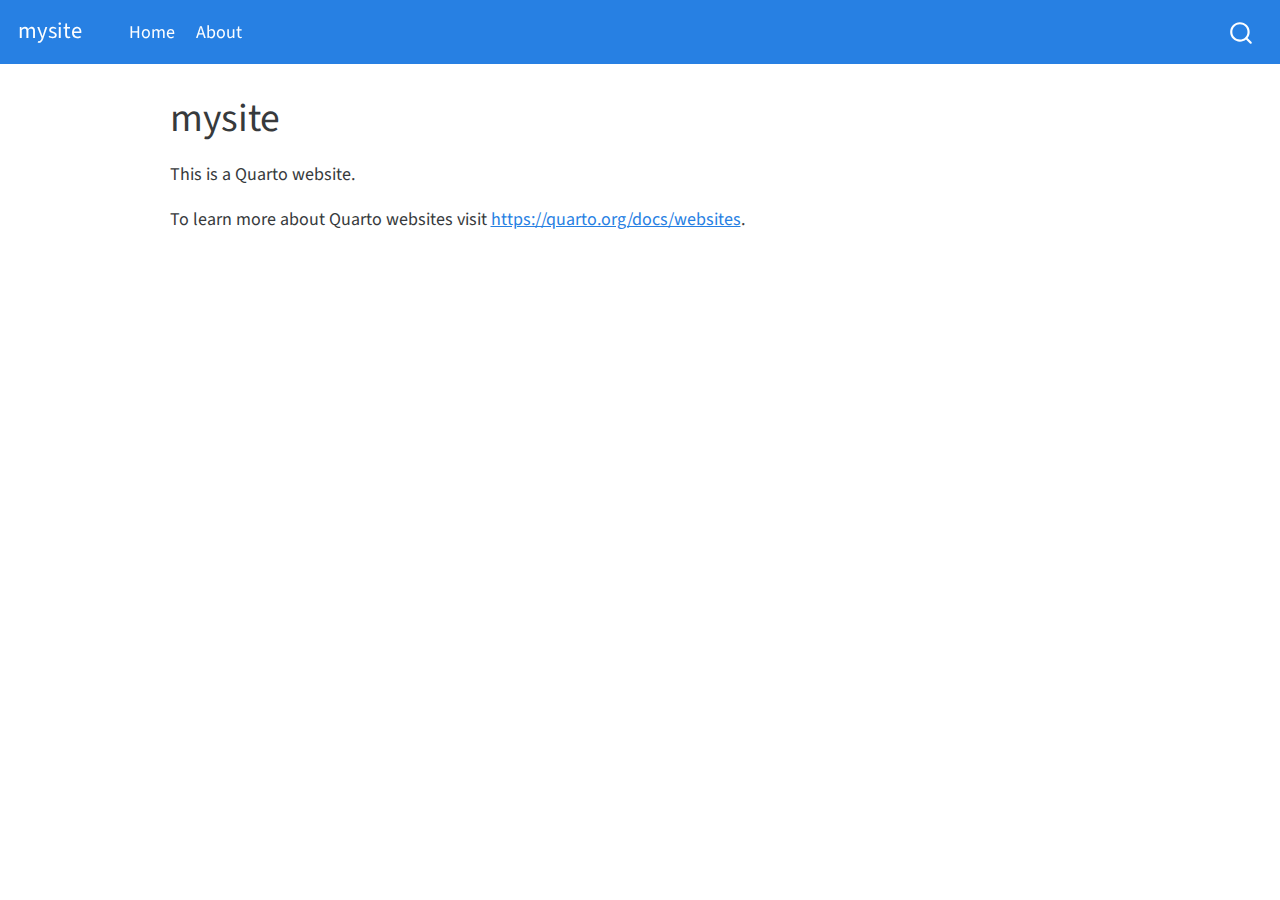
<file: _site/index.html>
<!DOCTYPE html>
<html xmlns="http://www.w3.org/1999/xhtml" lang="en" xml:lang="en"><head>

<meta charset="utf-8">
<meta name="generator" content="quarto-1.1.251">

<meta name="viewport" content="width=device-width, initial-scale=1.0, user-scalable=yes">


<title>mysite</title>
<style>
code{white-space: pre-wrap;}
span.smallcaps{font-variant: small-caps;}
div.columns{display: flex; gap: min(4vw, 1.5em);}
div.column{flex: auto; overflow-x: auto;}
div.hanging-indent{margin-left: 1.5em; text-indent: -1.5em;}
ul.task-list{list-style: none;}
ul.task-list li input[type="checkbox"] {
  width: 0.8em;
  margin: 0 0.8em 0.2em -1.6em;
  vertical-align: middle;
}
</style>


<script src="site_libs/quarto-nav/quarto-nav.js"></script>
<script src="site_libs/quarto-nav/headroom.min.js"></script>
<script src="site_libs/clipboard/clipboard.min.js"></script>
<script src="site_libs/quarto-search/autocomplete.umd.js"></script>
<script src="site_libs/quarto-search/fuse.min.js"></script>
<script src="site_libs/quarto-search/quarto-search.js"></script>
<meta name="quarto:offset" content="./">
<script src="site_libs/quarto-html/quarto.js"></script>
<script src="site_libs/quarto-html/popper.min.js"></script>
<script src="site_libs/quarto-html/tippy.umd.min.js"></script>
<script src="site_libs/quarto-html/anchor.min.js"></script>
<link href="site_libs/quarto-html/tippy.css" rel="stylesheet">
<link href="site_libs/quarto-html/quarto-syntax-highlighting.css" rel="stylesheet" id="quarto-text-highlighting-styles">
<script src="site_libs/bootstrap/bootstrap.min.js"></script>
<link href="site_libs/bootstrap/bootstrap-icons.css" rel="stylesheet">
<link href="site_libs/bootstrap/bootstrap.min.css" rel="stylesheet" id="quarto-bootstrap" data-mode="light">
<script id="quarto-search-options" type="application/json">{
  "location": "navbar",
  "copy-button": false,
  "collapse-after": 3,
  "panel-placement": "end",
  "type": "overlay",
  "limit": 20,
  "language": {
    "search-no-results-text": "No results",
    "search-matching-documents-text": "matching documents",
    "search-copy-link-title": "Copy link to search",
    "search-hide-matches-text": "Hide additional matches",
    "search-more-match-text": "more match in this document",
    "search-more-matches-text": "more matches in this document",
    "search-clear-button-title": "Clear",
    "search-detached-cancel-button-title": "Cancel",
    "search-submit-button-title": "Submit"
  }
}</script>


<link rel="stylesheet" href="styles.css">
</head>

<body class="nav-fixed">

<div id="quarto-search-results"></div>
  <header id="quarto-header" class="headroom fixed-top">
    <nav class="navbar navbar-expand-lg navbar-dark ">
      <div class="navbar-container container-fluid">
      <div class="navbar-brand-container">
    <a class="navbar-brand" href="./index.html">
    <span class="navbar-title">mysite</span>
    </a>
  </div>
          <button class="navbar-toggler" type="button" data-bs-toggle="collapse" data-bs-target="#navbarCollapse" aria-controls="navbarCollapse" aria-expanded="false" aria-label="Toggle navigation" onclick="if (window.quartoToggleHeadroom) { window.quartoToggleHeadroom(); }">
  <span class="navbar-toggler-icon"></span>
</button>
          <div class="collapse navbar-collapse" id="navbarCollapse">
            <ul class="navbar-nav navbar-nav-scroll me-auto">
  <li class="nav-item">
    <a class="nav-link active" href="./index.html" aria-current="page">Home</a>
  </li>  
  <li class="nav-item">
    <a class="nav-link" href="./about.html">About</a>
  </li>  
</ul>
              <div id="quarto-search" class="" title="Search"></div>
          </div> <!-- /navcollapse -->
      </div> <!-- /container-fluid -->
    </nav>
</header>
<!-- content -->
<div id="quarto-content" class="quarto-container page-columns page-rows-contents page-layout-article page-navbar">
<!-- sidebar -->
<!-- margin-sidebar -->
    <div id="quarto-margin-sidebar" class="sidebar margin-sidebar">
        
    </div>
<!-- main -->
<main class="content" id="quarto-document-content">

<header id="title-block-header" class="quarto-title-block default">
<div class="quarto-title">
<h1 class="title">mysite</h1>
</div>



<div class="quarto-title-meta">

    
    
  </div>
  

</header>

<p>This is a Quarto website.</p>
<p>To learn more about Quarto websites visit <a href="https://quarto.org/docs/websites" class="uri">https://quarto.org/docs/websites</a>.</p>



</main> <!-- /main -->
<script id="quarto-html-after-body" type="application/javascript">
window.document.addEventListener("DOMContentLoaded", function (event) {
  const toggleBodyColorMode = (bsSheetEl) => {
    const mode = bsSheetEl.getAttribute("data-mode");
    const bodyEl = window.document.querySelector("body");
    if (mode === "dark") {
      bodyEl.classList.add("quarto-dark");
      bodyEl.classList.remove("quarto-light");
    } else {
      bodyEl.classList.add("quarto-light");
      bodyEl.classList.remove("quarto-dark");
    }
  }
  const toggleBodyColorPrimary = () => {
    const bsSheetEl = window.document.querySelector("link#quarto-bootstrap");
    if (bsSheetEl) {
      toggleBodyColorMode(bsSheetEl);
    }
  }
  toggleBodyColorPrimary();  
  const icon = "";
  const anchorJS = new window.AnchorJS();
  anchorJS.options = {
    placement: 'right',
    icon: icon
  };
  anchorJS.add('.anchored');
  const clipboard = new window.ClipboardJS('.code-copy-button', {
    target: function(trigger) {
      return trigger.previousElementSibling;
    }
  });
  clipboard.on('success', function(e) {
    // button target
    const button = e.trigger;
    // don't keep focus
    button.blur();
    // flash "checked"
    button.classList.add('code-copy-button-checked');
    var currentTitle = button.getAttribute("title");
    button.setAttribute("title", "Copied!");
    setTimeout(function() {
      button.setAttribute("title", currentTitle);
      button.classList.remove('code-copy-button-checked');
    }, 1000);
    // clear code selection
    e.clearSelection();
  });
  function tippyHover(el, contentFn) {
    const config = {
      allowHTML: true,
      content: contentFn,
      maxWidth: 500,
      delay: 100,
      arrow: false,
      appendTo: function(el) {
          return el.parentElement;
      },
      interactive: true,
      interactiveBorder: 10,
      theme: 'quarto',
      placement: 'bottom-start'
    };
    window.tippy(el, config); 
  }
  const noterefs = window.document.querySelectorAll('a[role="doc-noteref"]');
  for (var i=0; i<noterefs.length; i++) {
    const ref = noterefs[i];
    tippyHover(ref, function() {
      // use id or data attribute instead here
      let href = ref.getAttribute('data-footnote-href') || ref.getAttribute('href');
      try { href = new URL(href).hash; } catch {}
      const id = href.replace(/^#\/?/, "");
      const note = window.document.getElementById(id);
      return note.innerHTML;
    });
  }
  var bibliorefs = window.document.querySelectorAll('a[role="doc-biblioref"]');
  for (var i=0; i<bibliorefs.length; i++) {
    const ref = bibliorefs[i];
    const cites = ref.parentNode.getAttribute('data-cites').split(' ');
    tippyHover(ref, function() {
      var popup = window.document.createElement('div');
      cites.forEach(function(cite) {
        var citeDiv = window.document.createElement('div');
        citeDiv.classList.add('hanging-indent');
        citeDiv.classList.add('csl-entry');
        var biblioDiv = window.document.getElementById('ref-' + cite);
        if (biblioDiv) {
          citeDiv.innerHTML = biblioDiv.innerHTML;
        }
        popup.appendChild(citeDiv);
      });
      return popup.innerHTML;
    });
  }
});
</script>
</div> <!-- /content -->



</body></html>
</file>
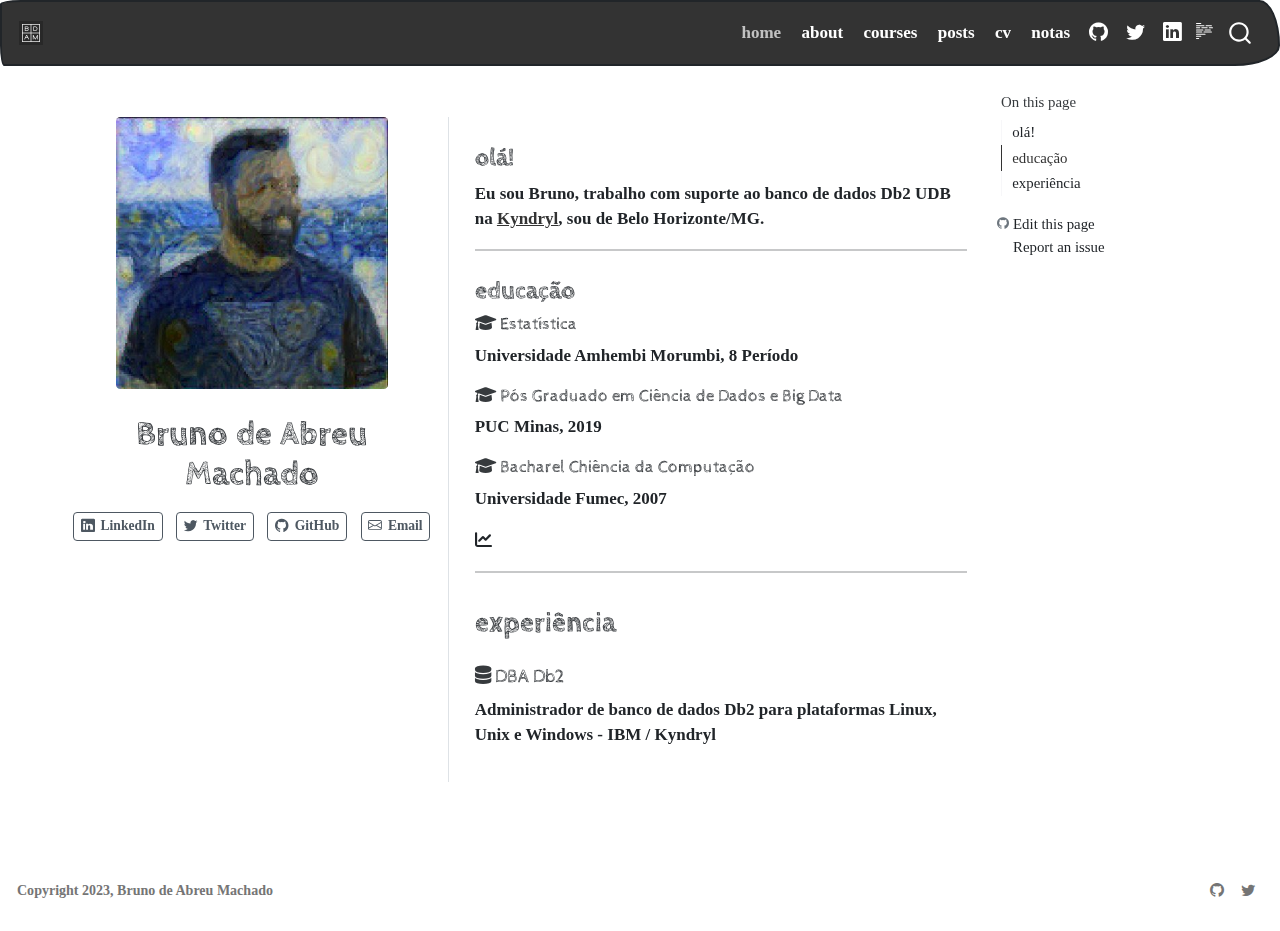
<file: docs/index.html>
<!DOCTYPE html>
<html xmlns="http://www.w3.org/1999/xhtml" lang="en" xml:lang="en"><head>

<meta charset="utf-8">
<meta name="generator" content="quarto-1.3.450">

<meta name="viewport" content="width=device-width, initial-scale=1.0, user-scalable=yes">


<title>Bruno de Abreu Machado</title>
<style>
code{white-space: pre-wrap;}
span.smallcaps{font-variant: small-caps;}
div.columns{display: flex; gap: min(4vw, 1.5em);}
div.column{flex: auto; overflow-x: auto;}
div.hanging-indent{margin-left: 1.5em; text-indent: -1.5em;}
ul.task-list{list-style: none;}
ul.task-list li input[type="checkbox"] {
  width: 0.8em;
  margin: 0 0.8em 0.2em -1em; /* quarto-specific, see https://github.com/quarto-dev/quarto-cli/issues/4556 */ 
  vertical-align: middle;
}
</style>


<script src="site_libs/quarto-nav/quarto-nav.js"></script>
<script src="site_libs/quarto-nav/headroom.min.js"></script>
<script src="site_libs/clipboard/clipboard.min.js"></script>
<script src="site_libs/quarto-search/autocomplete.umd.js"></script>
<script src="site_libs/quarto-search/fuse.min.js"></script>
<script src="site_libs/quarto-search/quarto-search.js"></script>
<meta name="quarto:offset" content="./">
<link href="./img/favicon.png" rel="icon" type="image/png">
<script src="site_libs/quarto-html/quarto.js"></script>
<script src="site_libs/quarto-html/popper.min.js"></script>
<script src="site_libs/quarto-html/tippy.umd.min.js"></script>
<link href="site_libs/quarto-html/tippy.css" rel="stylesheet">
<link href="site_libs/quarto-html/quarto-syntax-highlighting.css" rel="stylesheet" id="quarto-text-highlighting-styles">
<script src="site_libs/bootstrap/bootstrap.min.js"></script>
<link href="site_libs/bootstrap/bootstrap-icons.css" rel="stylesheet">
<link href="site_libs/bootstrap/bootstrap.min.css" rel="stylesheet" id="quarto-bootstrap" data-mode="light">
<link href="site_libs/quarto-contrib/fontawesome6-0.1.0/all.css" rel="stylesheet">
<link href="site_libs/quarto-contrib/fontawesome6-0.1.0/latex-fontsize.css" rel="stylesheet">
<script id="quarto-search-options" type="application/json">{
  "location": "navbar",
  "copy-button": false,
  "collapse-after": 3,
  "panel-placement": "end",
  "type": "overlay",
  "limit": 20,
  "language": {
    "search-no-results-text": "No results",
    "search-matching-documents-text": "matching documents",
    "search-copy-link-title": "Copy link to search",
    "search-hide-matches-text": "Hide additional matches",
    "search-more-match-text": "more match in this document",
    "search-more-matches-text": "more matches in this document",
    "search-clear-button-title": "Clear",
    "search-detached-cancel-button-title": "Cancel",
    "search-submit-button-title": "Submit",
    "search-label": "Search"
  }
}</script>


</head>

<body class="nav-fixed">

<div id="quarto-search-results"></div>
  <header id="quarto-header" class="headroom fixed-top">
    <nav class="navbar navbar-expand-lg navbar-dark ">
      <div class="navbar-container container-fluid">
      <div class="navbar-brand-container">
    <a href="./index.html" class="navbar-brand navbar-brand-logo">
    <img src="./img/favicon.png" alt="Bruno de Abreu Machado" class="navbar-logo">
    </a>
  </div>
            <div id="quarto-search" class="" title="Search"></div>
          <button class="navbar-toggler" type="button" data-bs-toggle="collapse" data-bs-target="#navbarCollapse" aria-controls="navbarCollapse" aria-expanded="false" aria-label="Toggle navigation" onclick="if (window.quartoToggleHeadroom) { window.quartoToggleHeadroom(); }">
  <span class="navbar-toggler-icon"></span>
</button>
          <div class="collapse navbar-collapse" id="navbarCollapse">
            <ul class="navbar-nav navbar-nav-scroll ms-auto">
  <li class="nav-item">
    <a class="nav-link active" href="./index.html" rel="" target="" aria-current="page">
 <span class="menu-text">home</span></a>
  </li>  
  <li class="nav-item">
    <a class="nav-link" href="./about.html" rel="" target="">
 <span class="menu-text">about</span></a>
  </li>  
  <li class="nav-item">
    <a class="nav-link" href="./notas.html" rel="" target="">
 <span class="menu-text">courses</span></a>
  </li>  
  <li class="nav-item">
    <a class="nav-link" href="./posts.html" rel="" target="">
 <span class="menu-text">posts</span></a>
  </li>  
  <li class="nav-item">
    <a class="nav-link" href="./CV/resume.pdf" rel="" target="">
 <span class="menu-text">cv</span></a>
  </li>  
  <li class="nav-item">
    <a class="nav-link" href="https://brunodeabreu.com/book-notes-linux-learn/" rel="" target="">
 <span class="menu-text">notas</span></a>
  </li>  
  <li class="nav-item compact">
    <a class="nav-link" href="https://github.com/brunodeabreu" rel="" target=""><i class="bi bi-github" role="img">
</i> 
 <span class="menu-text"></span></a>
  </li>  
  <li class="nav-item compact">
    <a class="nav-link" href="https://twitter.com/bmachado" rel="" target=""><i class="bi bi-twitter" role="img">
</i> 
 <span class="menu-text"></span></a>
  </li>  
  <li class="nav-item compact">
    <a class="nav-link" href="https://www.linkedin.com/in/brunodeabreu/" rel="" target=""><i class="bi bi-linkedin" role="img">
</i> 
 <span class="menu-text"></span></a>
  </li>  
</ul>
            <div class="quarto-navbar-tools">
  <a href="" class="quarto-reader-toggle quarto-navigation-tool px-1" onclick="window.quartoToggleReader(); return false;" title="Toggle reader mode">
  <div class="quarto-reader-toggle-btn">
  <i class="bi"></i>
  </div>
</a>
</div>
          </div> <!-- /navcollapse -->
      </div> <!-- /container-fluid -->
    </nav>
</header>
<!-- content -->
<div id="quarto-content" class="quarto-container page-columns page-rows-contents page-layout-full page-navbar">
<!-- sidebar -->
<!-- margin-sidebar -->
    <div id="quarto-margin-sidebar" class="sidebar margin-sidebar">
        <nav id="TOC" role="doc-toc" class="toc-active">
    <h2 id="toc-title">On this page</h2>
  <ul>
  <li><a href="#olá" id="toc-olá" class="nav-link active" data-scroll-target="#olá">olá!</a></li>
  <li><a href="#educação" id="toc-educação" class="nav-link" data-scroll-target="#educação">educação</a></li>
  <li><a href="#experiência" id="toc-experiência" class="nav-link" data-scroll-target="#experiência">experiência</a></li>
  </ul>
<div class="toc-actions"><div><i class="bi bi-github"></i></div><div class="action-links"><p><a href="https://github.com/brunodeabreu/SitePessoal/edit/main/index.qmd" class="toc-action">Edit this page</a></p><p><a href="https://github.com/brunodeabreu/SitePessoal/issues/new" class="toc-action">Report an issue</a></p></div></div></nav>
    </div>
<!-- main -->
<div class="quarto-about-trestles column-page-left">
  <div class="about-entity">
    <img src="img/bruno.jpg" class="about-image
  rounded " style="width: 16em;">
<header id="title-block-header" class="quarto-title-block default">
<div class="quarto-title">
<h1 class="title">Bruno de Abreu Machado</h1>
</div>
<div class="quarto-title-meta">
  </div>
</header>
    <div class="about-links">
  <a href="https://www.linkedin.com/in/brunodeabreu/" class="about-link" rel="" target="">
    <i class="bi bi-linkedin"></i>
     <span class="about-link-text">LinkedIn</span>
  </a>
  <a href="https://twitter.com/__bmachado__" class="about-link" rel="" target="">
    <i class="bi bi-twitter"></i>
     <span class="about-link-text">Twitter</span>
  </a>
  <a href="https://github.com/brunodeabreu" class="about-link" rel="" target="">
    <i class="bi bi-github"></i>
     <span class="about-link-text">GitHub</span>
  </a>
  <a href="mailto:brunodeabreu@gmail.com" class="about-link" rel="" target="">
    <i class="bi bi-envelope"></i>
     <span class="about-link-text">Email</span>
  </a>
</div>
  </div>
  <div class="about-contents"><main class="content column-page-left" id="quarto-document-content">

<section id="olá" class="level3">
<h3 data-anchor-id="olá">olá!</h3>
<p>Eu sou Bruno, trabalho com suporte ao banco de dados Db2 UDB na <a href="https://www.kyndryl.com/us/en">Kyndryl</a>, sou de Belo Horizonte/MG.</p>
<hr>
</section>
<section id="educação" class="level3">
<h3 data-anchor-id="educação">educação</h3>
<section id="fa-graduation-cap-estatística" class="level6">
<h6 data-anchor-id="fa-graduation-cap-estatística"><i class="fa-solid fa-graduation-cap" aria-hidden="true"></i> Estatística</h6>
<p>Universidade Amhembi Morumbi, 8 Período</p>
</section>
<section id="fa-graduation-cap-pós-graduado-em-ciência-de-dados-e-big-data" class="level6">
<h6 data-anchor-id="fa-graduation-cap-pós-graduado-em-ciência-de-dados-e-big-data"><i class="fa-solid fa-graduation-cap" aria-hidden="true"></i> Pós Graduado em Ciência de Dados e Big Data</h6>
<p>PUC Minas, 2019</p>
</section>
<section id="fa-graduation-cap-bacharel-chiência-da-computação" class="level6">
<h6 data-anchor-id="fa-graduation-cap-bacharel-chiência-da-computação"><i class="fa-solid fa-graduation-cap" aria-hidden="true"></i> Bacharel Chiência da Computação</h6>
<p>Universidade Fumec, 2007</p>
<p><i class="fa-solid fa-chart-line" aria-hidden="true"></i></p>
<hr>
</section>
</section>
<section id="experiência" class="level2">
<h2 data-anchor-id="experiência">experiência</h2>
<section id="fa-database-dba-db2" class="level5">
<h5 data-anchor-id="fa-database-dba-db2"><i class="fa-solid fa-database" aria-hidden="true"></i> DBA Db2</h5>
<p>Administrador de banco de dados Db2 para plataformas Linux, Unix e Windows - IBM / Kyndryl</p>


</section>
</section>
</main></div>
</div>
 <!-- /main -->
<script id="quarto-html-after-body" type="application/javascript">
window.document.addEventListener("DOMContentLoaded", function (event) {
  const toggleBodyColorMode = (bsSheetEl) => {
    const mode = bsSheetEl.getAttribute("data-mode");
    const bodyEl = window.document.querySelector("body");
    if (mode === "dark") {
      bodyEl.classList.add("quarto-dark");
      bodyEl.classList.remove("quarto-light");
    } else {
      bodyEl.classList.add("quarto-light");
      bodyEl.classList.remove("quarto-dark");
    }
  }
  const toggleBodyColorPrimary = () => {
    const bsSheetEl = window.document.querySelector("link#quarto-bootstrap");
    if (bsSheetEl) {
      toggleBodyColorMode(bsSheetEl);
    }
  }
  toggleBodyColorPrimary();  
  const isCodeAnnotation = (el) => {
    for (const clz of el.classList) {
      if (clz.startsWith('code-annotation-')) {                     
        return true;
      }
    }
    return false;
  }
  const clipboard = new window.ClipboardJS('.code-copy-button', {
    text: function(trigger) {
      const codeEl = trigger.previousElementSibling.cloneNode(true);
      for (const childEl of codeEl.children) {
        if (isCodeAnnotation(childEl)) {
          childEl.remove();
        }
      }
      return codeEl.innerText;
    }
  });
  clipboard.on('success', function(e) {
    // button target
    const button = e.trigger;
    // don't keep focus
    button.blur();
    // flash "checked"
    button.classList.add('code-copy-button-checked');
    var currentTitle = button.getAttribute("title");
    button.setAttribute("title", "Copied!");
    let tooltip;
    if (window.bootstrap) {
      button.setAttribute("data-bs-toggle", "tooltip");
      button.setAttribute("data-bs-placement", "left");
      button.setAttribute("data-bs-title", "Copied!");
      tooltip = new bootstrap.Tooltip(button, 
        { trigger: "manual", 
          customClass: "code-copy-button-tooltip",
          offset: [0, -8]});
      tooltip.show();    
    }
    setTimeout(function() {
      if (tooltip) {
        tooltip.hide();
        button.removeAttribute("data-bs-title");
        button.removeAttribute("data-bs-toggle");
        button.removeAttribute("data-bs-placement");
      }
      button.setAttribute("title", currentTitle);
      button.classList.remove('code-copy-button-checked');
    }, 1000);
    // clear code selection
    e.clearSelection();
  });
  function tippyHover(el, contentFn) {
    const config = {
      allowHTML: true,
      content: contentFn,
      maxWidth: 500,
      delay: 100,
      arrow: false,
      appendTo: function(el) {
          return el.parentElement;
      },
      interactive: true,
      interactiveBorder: 10,
      theme: 'quarto',
      placement: 'bottom-start'
    };
    window.tippy(el, config); 
  }
  const noterefs = window.document.querySelectorAll('a[role="doc-noteref"]');
  for (var i=0; i<noterefs.length; i++) {
    const ref = noterefs[i];
    tippyHover(ref, function() {
      // use id or data attribute instead here
      let href = ref.getAttribute('data-footnote-href') || ref.getAttribute('href');
      try { href = new URL(href).hash; } catch {}
      const id = href.replace(/^#\/?/, "");
      const note = window.document.getElementById(id);
      return note.innerHTML;
    });
  }
      let selectedAnnoteEl;
      const selectorForAnnotation = ( cell, annotation) => {
        let cellAttr = 'data-code-cell="' + cell + '"';
        let lineAttr = 'data-code-annotation="' +  annotation + '"';
        const selector = 'span[' + cellAttr + '][' + lineAttr + ']';
        return selector;
      }
      const selectCodeLines = (annoteEl) => {
        const doc = window.document;
        const targetCell = annoteEl.getAttribute("data-target-cell");
        const targetAnnotation = annoteEl.getAttribute("data-target-annotation");
        const annoteSpan = window.document.querySelector(selectorForAnnotation(targetCell, targetAnnotation));
        const lines = annoteSpan.getAttribute("data-code-lines").split(",");
        const lineIds = lines.map((line) => {
          return targetCell + "-" + line;
        })
        let top = null;
        let height = null;
        let parent = null;
        if (lineIds.length > 0) {
            //compute the position of the single el (top and bottom and make a div)
            const el = window.document.getElementById(lineIds[0]);
            top = el.offsetTop;
            height = el.offsetHeight;
            parent = el.parentElement.parentElement;
          if (lineIds.length > 1) {
            const lastEl = window.document.getElementById(lineIds[lineIds.length - 1]);
            const bottom = lastEl.offsetTop + lastEl.offsetHeight;
            height = bottom - top;
          }
          if (top !== null && height !== null && parent !== null) {
            // cook up a div (if necessary) and position it 
            let div = window.document.getElementById("code-annotation-line-highlight");
            if (div === null) {
              div = window.document.createElement("div");
              div.setAttribute("id", "code-annotation-line-highlight");
              div.style.position = 'absolute';
              parent.appendChild(div);
            }
            div.style.top = top - 2 + "px";
            div.style.height = height + 4 + "px";
            let gutterDiv = window.document.getElementById("code-annotation-line-highlight-gutter");
            if (gutterDiv === null) {
              gutterDiv = window.document.createElement("div");
              gutterDiv.setAttribute("id", "code-annotation-line-highlight-gutter");
              gutterDiv.style.position = 'absolute';
              const codeCell = window.document.getElementById(targetCell);
              const gutter = codeCell.querySelector('.code-annotation-gutter');
              gutter.appendChild(gutterDiv);
            }
            gutterDiv.style.top = top - 2 + "px";
            gutterDiv.style.height = height + 4 + "px";
          }
          selectedAnnoteEl = annoteEl;
        }
      };
      const unselectCodeLines = () => {
        const elementsIds = ["code-annotation-line-highlight", "code-annotation-line-highlight-gutter"];
        elementsIds.forEach((elId) => {
          const div = window.document.getElementById(elId);
          if (div) {
            div.remove();
          }
        });
        selectedAnnoteEl = undefined;
      };
      // Attach click handler to the DT
      const annoteDls = window.document.querySelectorAll('dt[data-target-cell]');
      for (const annoteDlNode of annoteDls) {
        annoteDlNode.addEventListener('click', (event) => {
          const clickedEl = event.target;
          if (clickedEl !== selectedAnnoteEl) {
            unselectCodeLines();
            const activeEl = window.document.querySelector('dt[data-target-cell].code-annotation-active');
            if (activeEl) {
              activeEl.classList.remove('code-annotation-active');
            }
            selectCodeLines(clickedEl);
            clickedEl.classList.add('code-annotation-active');
          } else {
            // Unselect the line
            unselectCodeLines();
            clickedEl.classList.remove('code-annotation-active');
          }
        });
      }
  const findCites = (el) => {
    const parentEl = el.parentElement;
    if (parentEl) {
      const cites = parentEl.dataset.cites;
      if (cites) {
        return {
          el,
          cites: cites.split(' ')
        };
      } else {
        return findCites(el.parentElement)
      }
    } else {
      return undefined;
    }
  };
  var bibliorefs = window.document.querySelectorAll('a[role="doc-biblioref"]');
  for (var i=0; i<bibliorefs.length; i++) {
    const ref = bibliorefs[i];
    const citeInfo = findCites(ref);
    if (citeInfo) {
      tippyHover(citeInfo.el, function() {
        var popup = window.document.createElement('div');
        citeInfo.cites.forEach(function(cite) {
          var citeDiv = window.document.createElement('div');
          citeDiv.classList.add('hanging-indent');
          citeDiv.classList.add('csl-entry');
          var biblioDiv = window.document.getElementById('ref-' + cite);
          if (biblioDiv) {
            citeDiv.innerHTML = biblioDiv.innerHTML;
          }
          popup.appendChild(citeDiv);
        });
        return popup.innerHTML;
      });
    }
  }
});
</script>
</div> <!-- /content -->
<footer class="footer">
  <div class="nav-footer">
    <div class="nav-footer-left">
      <ul class="footer-items list-unstyled">
    <li class="nav-item">
 Copyright 2023, Bruno de Abreu Machado
  </li>  
</ul>
    </div>   
    <div class="nav-footer-center">
      &nbsp;
    </div>
    <div class="nav-footer-right">
      <ul class="footer-items list-unstyled">
    <li class="nav-item compact">
    <a class="nav-link" href="https://github.com/brunodeabreu">
      <i class="bi bi-github" role="img">
</i> 
    </a>
  </li>  
    <li class="nav-item compact">
    <a class="nav-link" href="https://twitter.com/__bmachado__">
      <i class="bi bi-twitter" role="img">
</i> 
    </a>
  </li>  
</ul>
    </div>
  </div>
</footer>



</body></html>
</file>
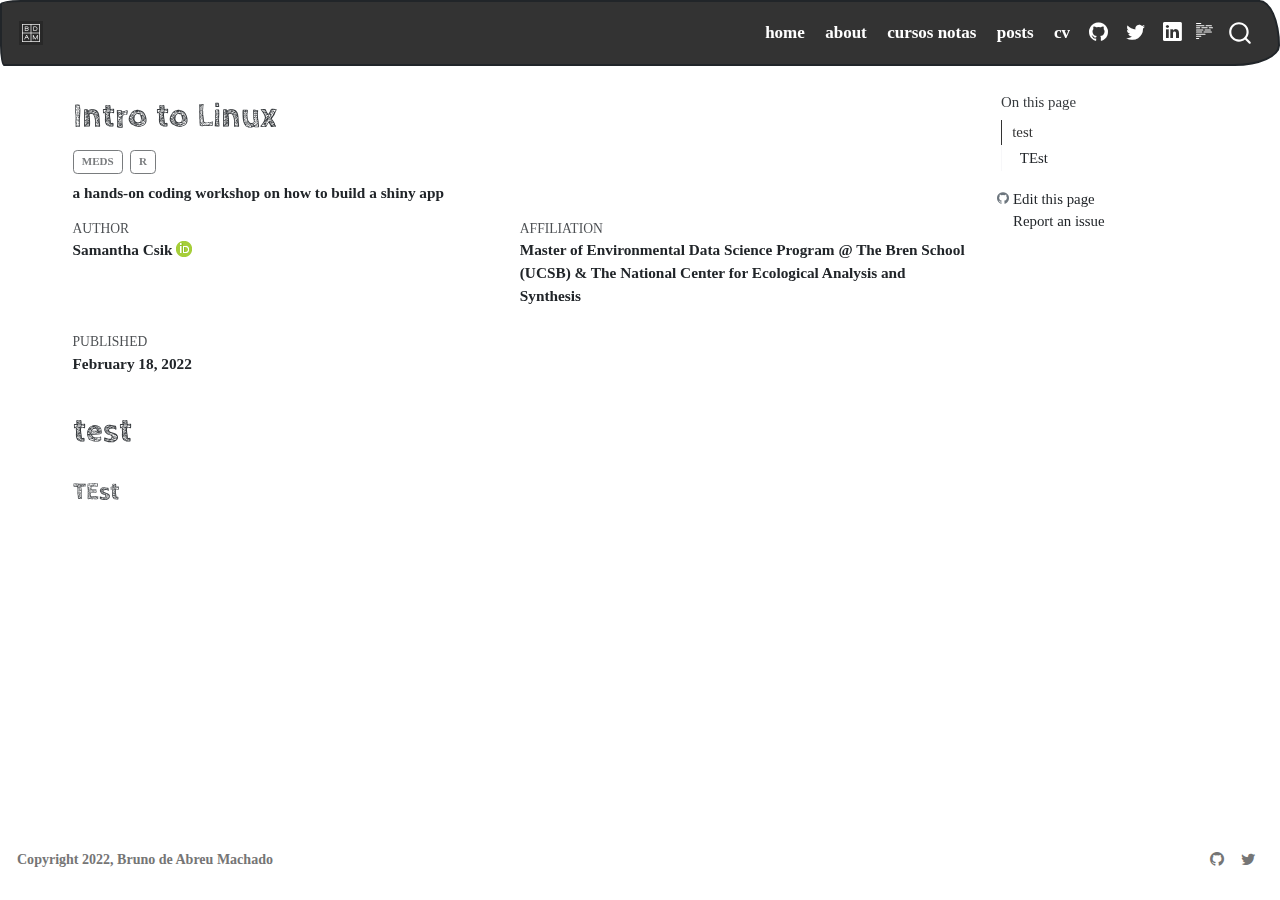
<file: docs/notas/2022-02-18-intro-to-linux/index.html>
<!DOCTYPE html>
<html xmlns="http://www.w3.org/1999/xhtml" lang="en" xml:lang="en"><head>

<meta charset="utf-8">
<meta name="generator" content="quarto-1.3.450">

<meta name="viewport" content="width=device-width, initial-scale=1.0, user-scalable=yes">

<meta name="author" content="Samantha Csik">
<meta name="dcterms.date" content="2022-02-18">
<meta name="description" content="a hands-on coding workshop on how to build a shiny app">

<title>Bruno de Abreu Machado - Intro to Linux</title>
<style>
code{white-space: pre-wrap;}
span.smallcaps{font-variant: small-caps;}
div.columns{display: flex; gap: min(4vw, 1.5em);}
div.column{flex: auto; overflow-x: auto;}
div.hanging-indent{margin-left: 1.5em; text-indent: -1.5em;}
ul.task-list{list-style: none;}
ul.task-list li input[type="checkbox"] {
  width: 0.8em;
  margin: 0 0.8em 0.2em -1em; /* quarto-specific, see https://github.com/quarto-dev/quarto-cli/issues/4556 */ 
  vertical-align: middle;
}
</style>


<script src="../../site_libs/quarto-nav/quarto-nav.js"></script>
<script src="../../site_libs/quarto-nav/headroom.min.js"></script>
<script src="../../site_libs/clipboard/clipboard.min.js"></script>
<script src="../../site_libs/quarto-search/autocomplete.umd.js"></script>
<script src="../../site_libs/quarto-search/fuse.min.js"></script>
<script src="../../site_libs/quarto-search/quarto-search.js"></script>
<meta name="quarto:offset" content="../../">
<link href="../../img/favicon.png" rel="icon" type="image/png">
<script src="../../site_libs/quarto-html/quarto.js"></script>
<script src="../../site_libs/quarto-html/popper.min.js"></script>
<script src="../../site_libs/quarto-html/tippy.umd.min.js"></script>
<script src="../../site_libs/quarto-html/anchor.min.js"></script>
<link href="../../site_libs/quarto-html/tippy.css" rel="stylesheet">
<link href="../../site_libs/quarto-html/quarto-syntax-highlighting.css" rel="stylesheet" id="quarto-text-highlighting-styles">
<script src="../../site_libs/bootstrap/bootstrap.min.js"></script>
<link href="../../site_libs/bootstrap/bootstrap-icons.css" rel="stylesheet">
<link href="../../site_libs/bootstrap/bootstrap.min.css" rel="stylesheet" id="quarto-bootstrap" data-mode="light">
<script id="quarto-search-options" type="application/json">{
  "location": "navbar",
  "copy-button": false,
  "collapse-after": 3,
  "panel-placement": "end",
  "type": "overlay",
  "limit": 20,
  "language": {
    "search-no-results-text": "No results",
    "search-matching-documents-text": "matching documents",
    "search-copy-link-title": "Copy link to search",
    "search-hide-matches-text": "Hide additional matches",
    "search-more-match-text": "more match in this document",
    "search-more-matches-text": "more matches in this document",
    "search-clear-button-title": "Clear",
    "search-detached-cancel-button-title": "Cancel",
    "search-submit-button-title": "Submit",
    "search-label": "Search"
  }
}</script>


<link rel="stylesheet" href="../../styles.css">
</head>

<body class="nav-fixed">

<div id="quarto-search-results"></div>
  <header id="quarto-header" class="headroom fixed-top">
    <nav class="navbar navbar-expand-lg navbar-dark ">
      <div class="navbar-container container-fluid">
      <div class="navbar-brand-container">
    <a href="../../index.html" class="navbar-brand navbar-brand-logo">
    <img src="../../img/favicon.png" alt="Bruno de Abreu Machado" class="navbar-logo">
    </a>
  </div>
            <div id="quarto-search" class="" title="Search"></div>
          <button class="navbar-toggler" type="button" data-bs-toggle="collapse" data-bs-target="#navbarCollapse" aria-controls="navbarCollapse" aria-expanded="false" aria-label="Toggle navigation" onclick="if (window.quartoToggleHeadroom) { window.quartoToggleHeadroom(); }">
  <span class="navbar-toggler-icon"></span>
</button>
          <div class="collapse navbar-collapse" id="navbarCollapse">
            <ul class="navbar-nav navbar-nav-scroll ms-auto">
  <li class="nav-item">
    <a class="nav-link" href="../../index.html" rel="" target="">
 <span class="menu-text">home</span></a>
  </li>  
  <li class="nav-item">
    <a class="nav-link" href="../../about.html" rel="" target="">
 <span class="menu-text">about</span></a>
  </li>  
  <li class="nav-item">
    <a class="nav-link" href="../../notas.html" rel="" target="">
 <span class="menu-text">cursos notas</span></a>
  </li>  
  <li class="nav-item">
    <a class="nav-link" href="../../posts.html" rel="" target="">
 <span class="menu-text">posts</span></a>
  </li>  
  <li class="nav-item">
    <a class="nav-link" href="../../CV/resume.pdf" rel="" target="">
 <span class="menu-text">cv</span></a>
  </li>  
  <li class="nav-item compact">
    <a class="nav-link" href="https://github.com/brunodeabreu" rel="" target=""><i class="bi bi-github" role="img">
</i> 
 <span class="menu-text"></span></a>
  </li>  
  <li class="nav-item compact">
    <a class="nav-link" href="https://twitter.com/bmachado" rel="" target=""><i class="bi bi-twitter" role="img">
</i> 
 <span class="menu-text"></span></a>
  </li>  
  <li class="nav-item compact">
    <a class="nav-link" href="https://www.linkedin.com/in/brunodeabreu/" rel="" target=""><i class="bi bi-linkedin" role="img">
</i> 
 <span class="menu-text"></span></a>
  </li>  
</ul>
            <div class="quarto-navbar-tools">
  <a href="" class="quarto-reader-toggle quarto-navigation-tool px-1" onclick="window.quartoToggleReader(); return false;" title="Toggle reader mode">
  <div class="quarto-reader-toggle-btn">
  <i class="bi"></i>
  </div>
</a>
</div>
          </div> <!-- /navcollapse -->
      </div> <!-- /container-fluid -->
    </nav>
</header>
<!-- content -->
<div id="quarto-content" class="quarto-container page-columns page-rows-contents page-layout-full page-navbar">
<!-- sidebar -->
<!-- margin-sidebar -->
    <div id="quarto-margin-sidebar" class="sidebar margin-sidebar">
        <nav id="TOC" role="doc-toc" class="toc-active">
    <h2 id="toc-title">On this page</h2>
   
  <ul>
  <li><a href="#test" id="toc-test" class="nav-link active" data-scroll-target="#test">test</a>
  <ul class="collapse">
  <li><a href="#test-1" id="toc-test-1" class="nav-link" data-scroll-target="#test-1">TEst</a></li>
  </ul></li>
  </ul>
<div class="toc-actions"><div><i class="bi bi-github"></i></div><div class="action-links"><p><a href="https://github.com/brunodeabreu/SitePessoal/edit/main/notas/2022-02-18-intro-to-linux/index.qmd" class="toc-action">Edit this page</a></p><p><a href="https://github.com/brunodeabreu/SitePessoal/issues/new" class="toc-action">Report an issue</a></p></div></div></nav>
    </div>
<!-- main -->
<main class="content column-page-left" id="quarto-document-content">

<header id="title-block-header" class="quarto-title-block default">
<div class="quarto-title">
<h1 class="title">Intro to Linux</h1>
  <div class="quarto-categories">
    <div class="quarto-category">MEDS</div>
    <div class="quarto-category">R</div>
  </div>
  </div>

<div>
  <div class="description">
    <p>a hands-on coding workshop on how to build a shiny app</p>
  </div>
</div>

<div class="quarto-title-meta-author">
  <div class="quarto-title-meta-heading">Author</div>
  <div class="quarto-title-meta-heading">Affiliation</div>
  
    <div class="quarto-title-meta-contents">
    <p class="author"><a href="https://samanthacsik.github.io/">Samantha Csik</a> <a href="https://orcid.org/0000-0002-5300-3075" class="quarto-title-author-orcid"> <img src="[data-uri]"></a></p>
  </div>
    <div class="quarto-title-meta-contents">
        <p class="affiliation">
            <a href="https://ucsb-meds.github.io/">
            Master of Environmental Data Science Program @ The Bren School (UCSB) &amp; The National Center for Ecological Analysis and Synthesis
            </a>
          </p>
      </div>
    </div>

<div class="quarto-title-meta">

      
    <div>
    <div class="quarto-title-meta-heading">Published</div>
    <div class="quarto-title-meta-contents">
      <p class="date">February 18, 2022</p>
    </div>
  </div>
  
    
  </div>
  

</header>

<section id="test" class="level1">
<h1>test</h1>
<section id="test-1" class="level3">
<h3 class="anchored" data-anchor-id="test-1">TEst</h3>


</section>
</section>

</main> <!-- /main -->
<script id="quarto-html-after-body" type="application/javascript">
window.document.addEventListener("DOMContentLoaded", function (event) {
  const toggleBodyColorMode = (bsSheetEl) => {
    const mode = bsSheetEl.getAttribute("data-mode");
    const bodyEl = window.document.querySelector("body");
    if (mode === "dark") {
      bodyEl.classList.add("quarto-dark");
      bodyEl.classList.remove("quarto-light");
    } else {
      bodyEl.classList.add("quarto-light");
      bodyEl.classList.remove("quarto-dark");
    }
  }
  const toggleBodyColorPrimary = () => {
    const bsSheetEl = window.document.querySelector("link#quarto-bootstrap");
    if (bsSheetEl) {
      toggleBodyColorMode(bsSheetEl);
    }
  }
  toggleBodyColorPrimary();  
  const icon = "";
  const anchorJS = new window.AnchorJS();
  anchorJS.options = {
    placement: 'right',
    icon: icon
  };
  anchorJS.add('.anchored');
  const isCodeAnnotation = (el) => {
    for (const clz of el.classList) {
      if (clz.startsWith('code-annotation-')) {                     
        return true;
      }
    }
    return false;
  }
  const clipboard = new window.ClipboardJS('.code-copy-button', {
    text: function(trigger) {
      const codeEl = trigger.previousElementSibling.cloneNode(true);
      for (const childEl of codeEl.children) {
        if (isCodeAnnotation(childEl)) {
          childEl.remove();
        }
      }
      return codeEl.innerText;
    }
  });
  clipboard.on('success', function(e) {
    // button target
    const button = e.trigger;
    // don't keep focus
    button.blur();
    // flash "checked"
    button.classList.add('code-copy-button-checked');
    var currentTitle = button.getAttribute("title");
    button.setAttribute("title", "Copied!");
    let tooltip;
    if (window.bootstrap) {
      button.setAttribute("data-bs-toggle", "tooltip");
      button.setAttribute("data-bs-placement", "left");
      button.setAttribute("data-bs-title", "Copied!");
      tooltip = new bootstrap.Tooltip(button, 
        { trigger: "manual", 
          customClass: "code-copy-button-tooltip",
          offset: [0, -8]});
      tooltip.show();    
    }
    setTimeout(function() {
      if (tooltip) {
        tooltip.hide();
        button.removeAttribute("data-bs-title");
        button.removeAttribute("data-bs-toggle");
        button.removeAttribute("data-bs-placement");
      }
      button.setAttribute("title", currentTitle);
      button.classList.remove('code-copy-button-checked');
    }, 1000);
    // clear code selection
    e.clearSelection();
  });
  function tippyHover(el, contentFn) {
    const config = {
      allowHTML: true,
      content: contentFn,
      maxWidth: 500,
      delay: 100,
      arrow: false,
      appendTo: function(el) {
          return el.parentElement;
      },
      interactive: true,
      interactiveBorder: 10,
      theme: 'quarto',
      placement: 'bottom-start'
    };
    window.tippy(el, config); 
  }
  const noterefs = window.document.querySelectorAll('a[role="doc-noteref"]');
  for (var i=0; i<noterefs.length; i++) {
    const ref = noterefs[i];
    tippyHover(ref, function() {
      // use id or data attribute instead here
      let href = ref.getAttribute('data-footnote-href') || ref.getAttribute('href');
      try { href = new URL(href).hash; } catch {}
      const id = href.replace(/^#\/?/, "");
      const note = window.document.getElementById(id);
      return note.innerHTML;
    });
  }
      let selectedAnnoteEl;
      const selectorForAnnotation = ( cell, annotation) => {
        let cellAttr = 'data-code-cell="' + cell + '"';
        let lineAttr = 'data-code-annotation="' +  annotation + '"';
        const selector = 'span[' + cellAttr + '][' + lineAttr + ']';
        return selector;
      }
      const selectCodeLines = (annoteEl) => {
        const doc = window.document;
        const targetCell = annoteEl.getAttribute("data-target-cell");
        const targetAnnotation = annoteEl.getAttribute("data-target-annotation");
        const annoteSpan = window.document.querySelector(selectorForAnnotation(targetCell, targetAnnotation));
        const lines = annoteSpan.getAttribute("data-code-lines").split(",");
        const lineIds = lines.map((line) => {
          return targetCell + "-" + line;
        })
        let top = null;
        let height = null;
        let parent = null;
        if (lineIds.length > 0) {
            //compute the position of the single el (top and bottom and make a div)
            const el = window.document.getElementById(lineIds[0]);
            top = el.offsetTop;
            height = el.offsetHeight;
            parent = el.parentElement.parentElement;
          if (lineIds.length > 1) {
            const lastEl = window.document.getElementById(lineIds[lineIds.length - 1]);
            const bottom = lastEl.offsetTop + lastEl.offsetHeight;
            height = bottom - top;
          }
          if (top !== null && height !== null && parent !== null) {
            // cook up a div (if necessary) and position it 
            let div = window.document.getElementById("code-annotation-line-highlight");
            if (div === null) {
              div = window.document.createElement("div");
              div.setAttribute("id", "code-annotation-line-highlight");
              div.style.position = 'absolute';
              parent.appendChild(div);
            }
            div.style.top = top - 2 + "px";
            div.style.height = height + 4 + "px";
            let gutterDiv = window.document.getElementById("code-annotation-line-highlight-gutter");
            if (gutterDiv === null) {
              gutterDiv = window.document.createElement("div");
              gutterDiv.setAttribute("id", "code-annotation-line-highlight-gutter");
              gutterDiv.style.position = 'absolute';
              const codeCell = window.document.getElementById(targetCell);
              const gutter = codeCell.querySelector('.code-annotation-gutter');
              gutter.appendChild(gutterDiv);
            }
            gutterDiv.style.top = top - 2 + "px";
            gutterDiv.style.height = height + 4 + "px";
          }
          selectedAnnoteEl = annoteEl;
        }
      };
      const unselectCodeLines = () => {
        const elementsIds = ["code-annotation-line-highlight", "code-annotation-line-highlight-gutter"];
        elementsIds.forEach((elId) => {
          const div = window.document.getElementById(elId);
          if (div) {
            div.remove();
          }
        });
        selectedAnnoteEl = undefined;
      };
      // Attach click handler to the DT
      const annoteDls = window.document.querySelectorAll('dt[data-target-cell]');
      for (const annoteDlNode of annoteDls) {
        annoteDlNode.addEventListener('click', (event) => {
          const clickedEl = event.target;
          if (clickedEl !== selectedAnnoteEl) {
            unselectCodeLines();
            const activeEl = window.document.querySelector('dt[data-target-cell].code-annotation-active');
            if (activeEl) {
              activeEl.classList.remove('code-annotation-active');
            }
            selectCodeLines(clickedEl);
            clickedEl.classList.add('code-annotation-active');
          } else {
            // Unselect the line
            unselectCodeLines();
            clickedEl.classList.remove('code-annotation-active');
          }
        });
      }
  const findCites = (el) => {
    const parentEl = el.parentElement;
    if (parentEl) {
      const cites = parentEl.dataset.cites;
      if (cites) {
        return {
          el,
          cites: cites.split(' ')
        };
      } else {
        return findCites(el.parentElement)
      }
    } else {
      return undefined;
    }
  };
  var bibliorefs = window.document.querySelectorAll('a[role="doc-biblioref"]');
  for (var i=0; i<bibliorefs.length; i++) {
    const ref = bibliorefs[i];
    const citeInfo = findCites(ref);
    if (citeInfo) {
      tippyHover(citeInfo.el, function() {
        var popup = window.document.createElement('div');
        citeInfo.cites.forEach(function(cite) {
          var citeDiv = window.document.createElement('div');
          citeDiv.classList.add('hanging-indent');
          citeDiv.classList.add('csl-entry');
          var biblioDiv = window.document.getElementById('ref-' + cite);
          if (biblioDiv) {
            citeDiv.innerHTML = biblioDiv.innerHTML;
          }
          popup.appendChild(citeDiv);
        });
        return popup.innerHTML;
      });
    }
  }
});
</script>
</div> <!-- /content -->
<footer class="footer">
  <div class="nav-footer">
    <div class="nav-footer-left">
      <ul class="footer-items list-unstyled">
    <li class="nav-item">
 Copyright 2022, Bruno de Abreu Machado
  </li>  
</ul>
    </div>   
    <div class="nav-footer-center">
      &nbsp;
    </div>
    <div class="nav-footer-right">
      <ul class="footer-items list-unstyled">
    <li class="nav-item compact">
    <a class="nav-link" href="https://github.com/brunodeabreu">
      <i class="bi bi-github" role="img">
</i> 
    </a>
  </li>  
    <li class="nav-item compact">
    <a class="nav-link" href="https://twitter.com/__bmachado__">
      <i class="bi bi-twitter" role="img">
</i> 
    </a>
  </li>  
</ul>
    </div>
  </div>
</footer>



</body></html>
</file>
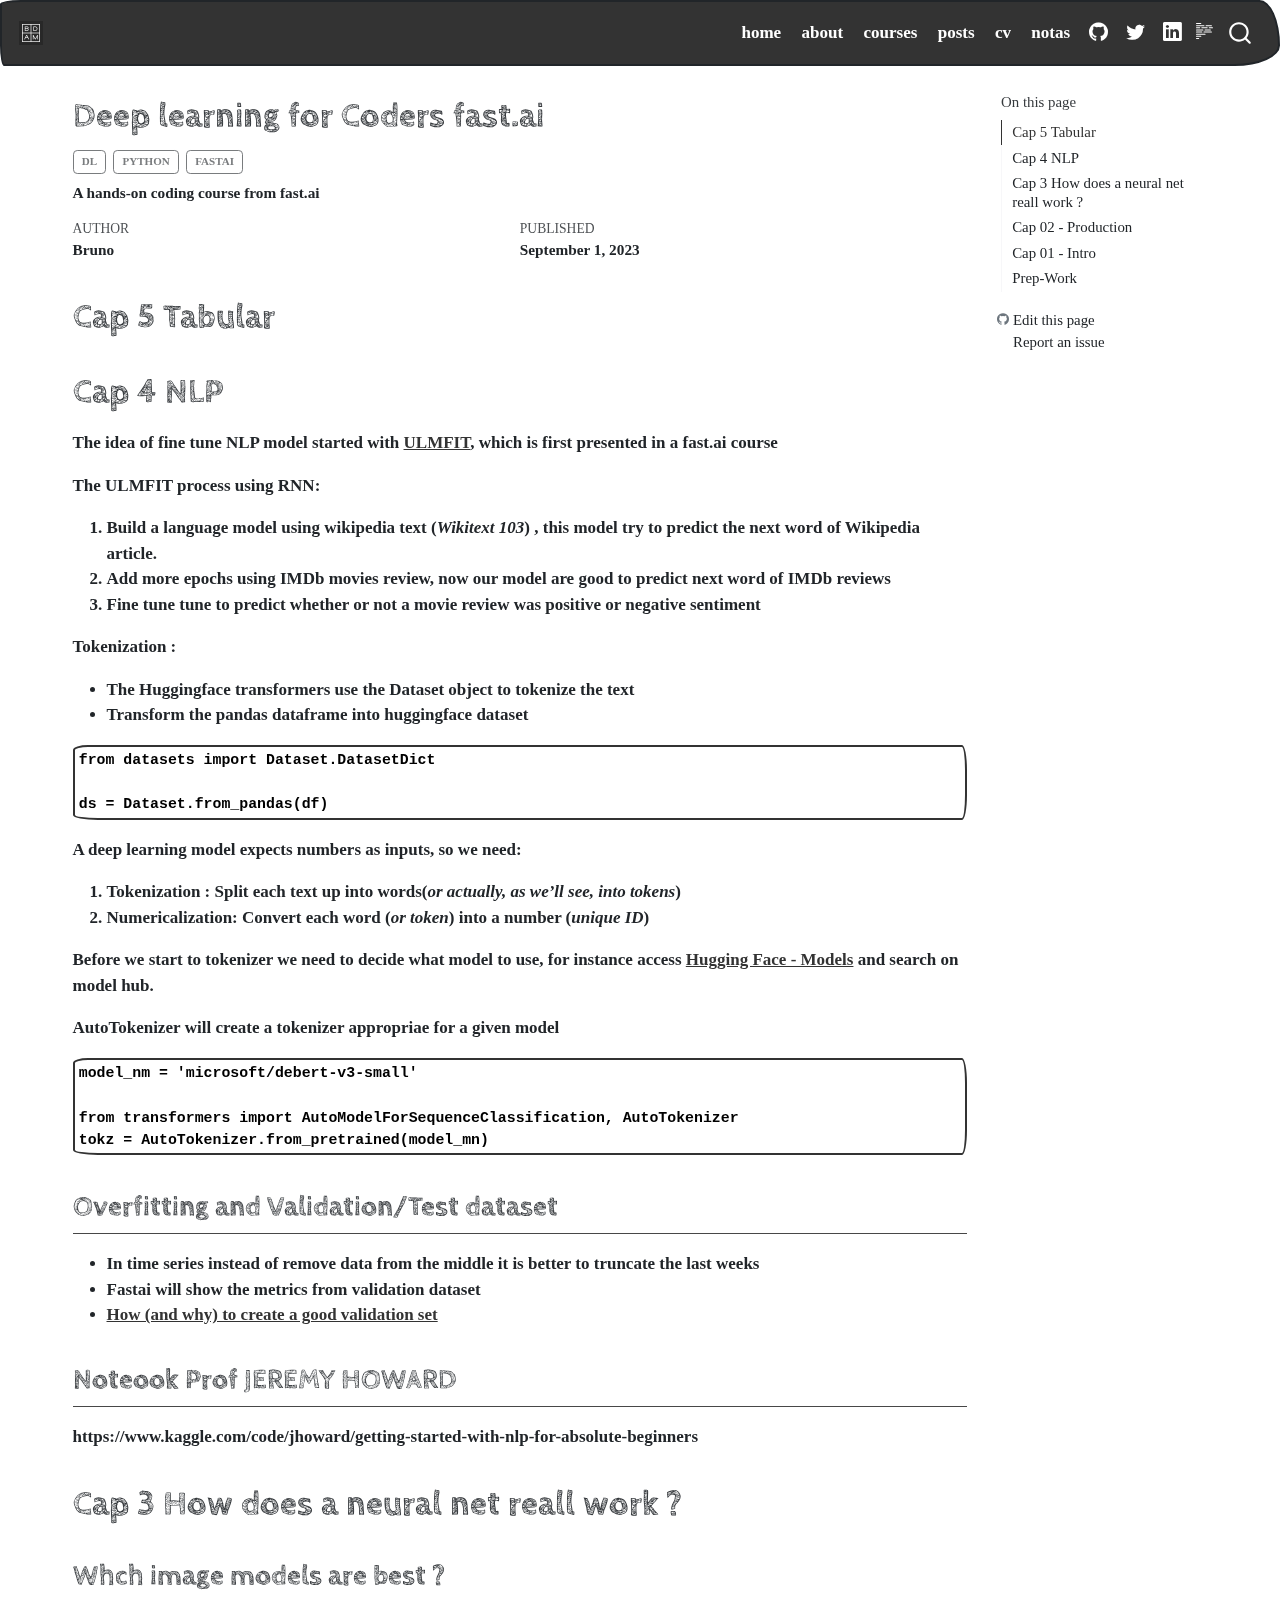
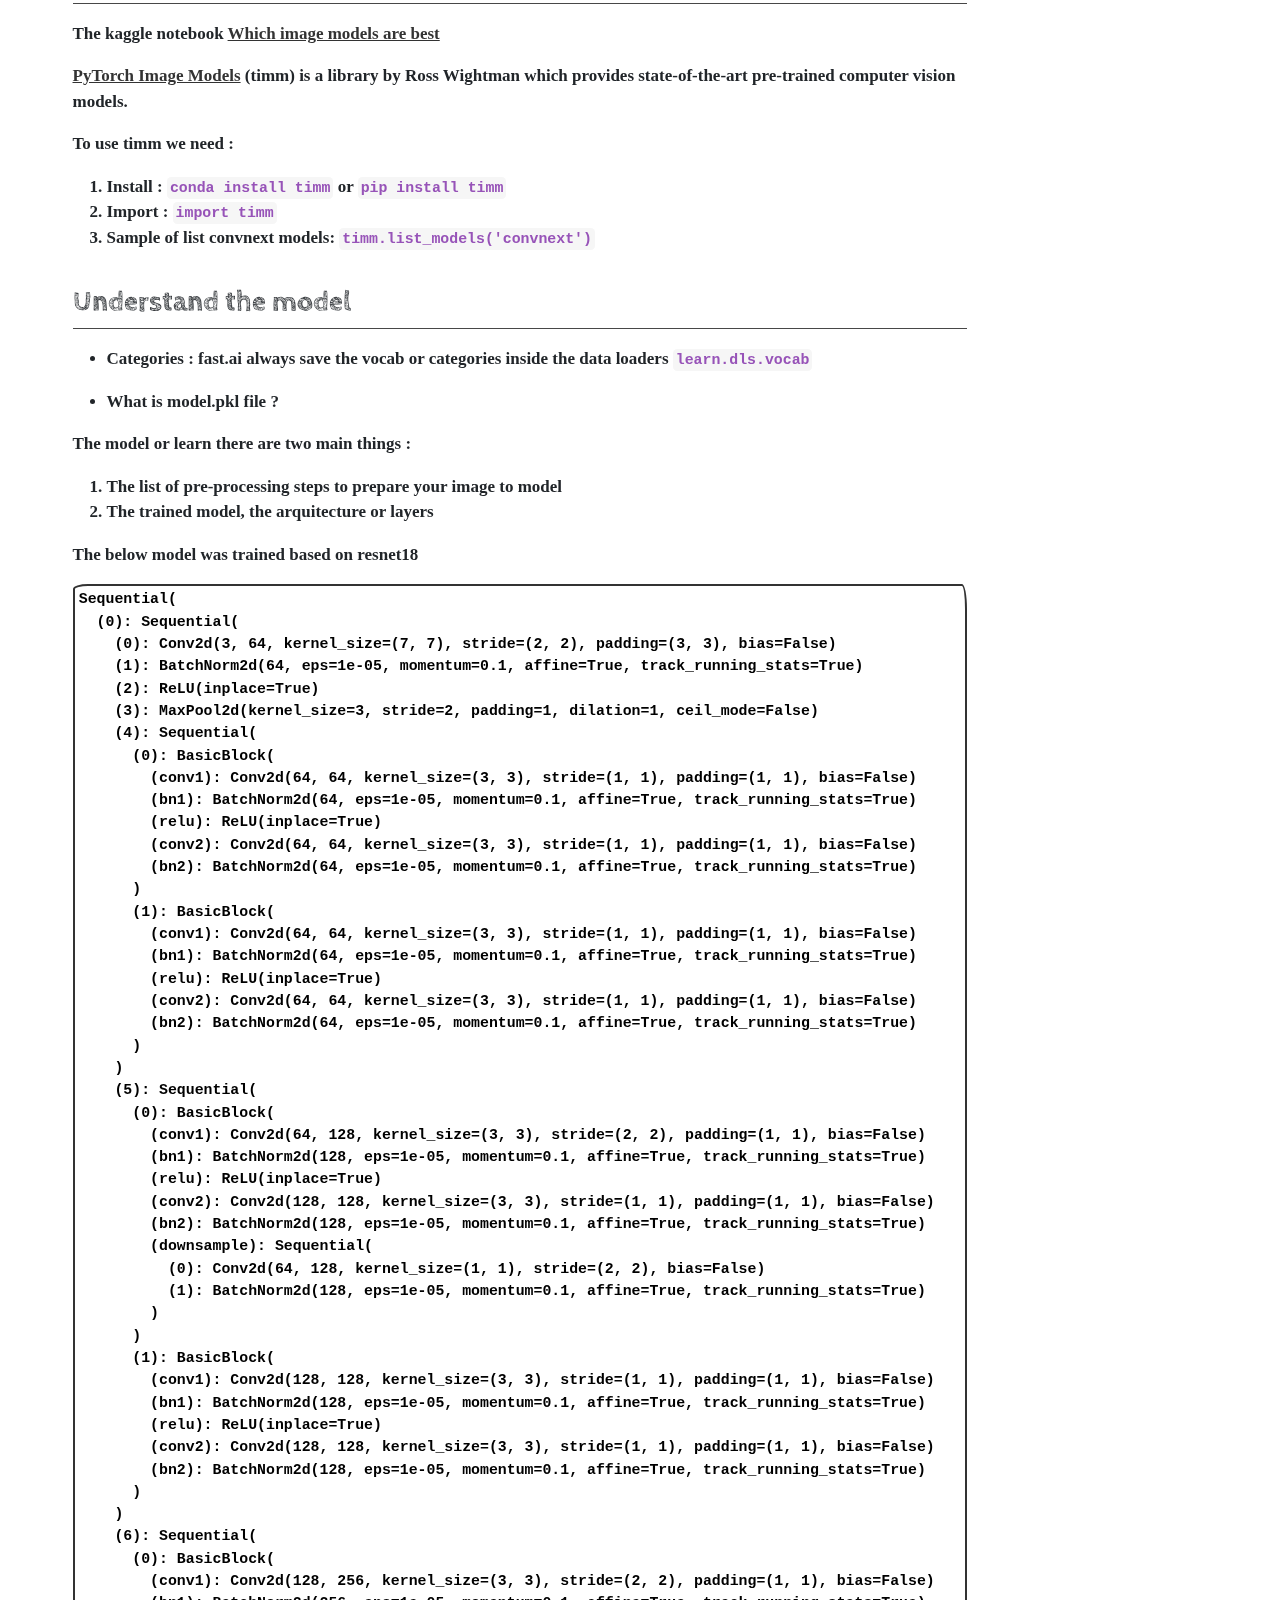
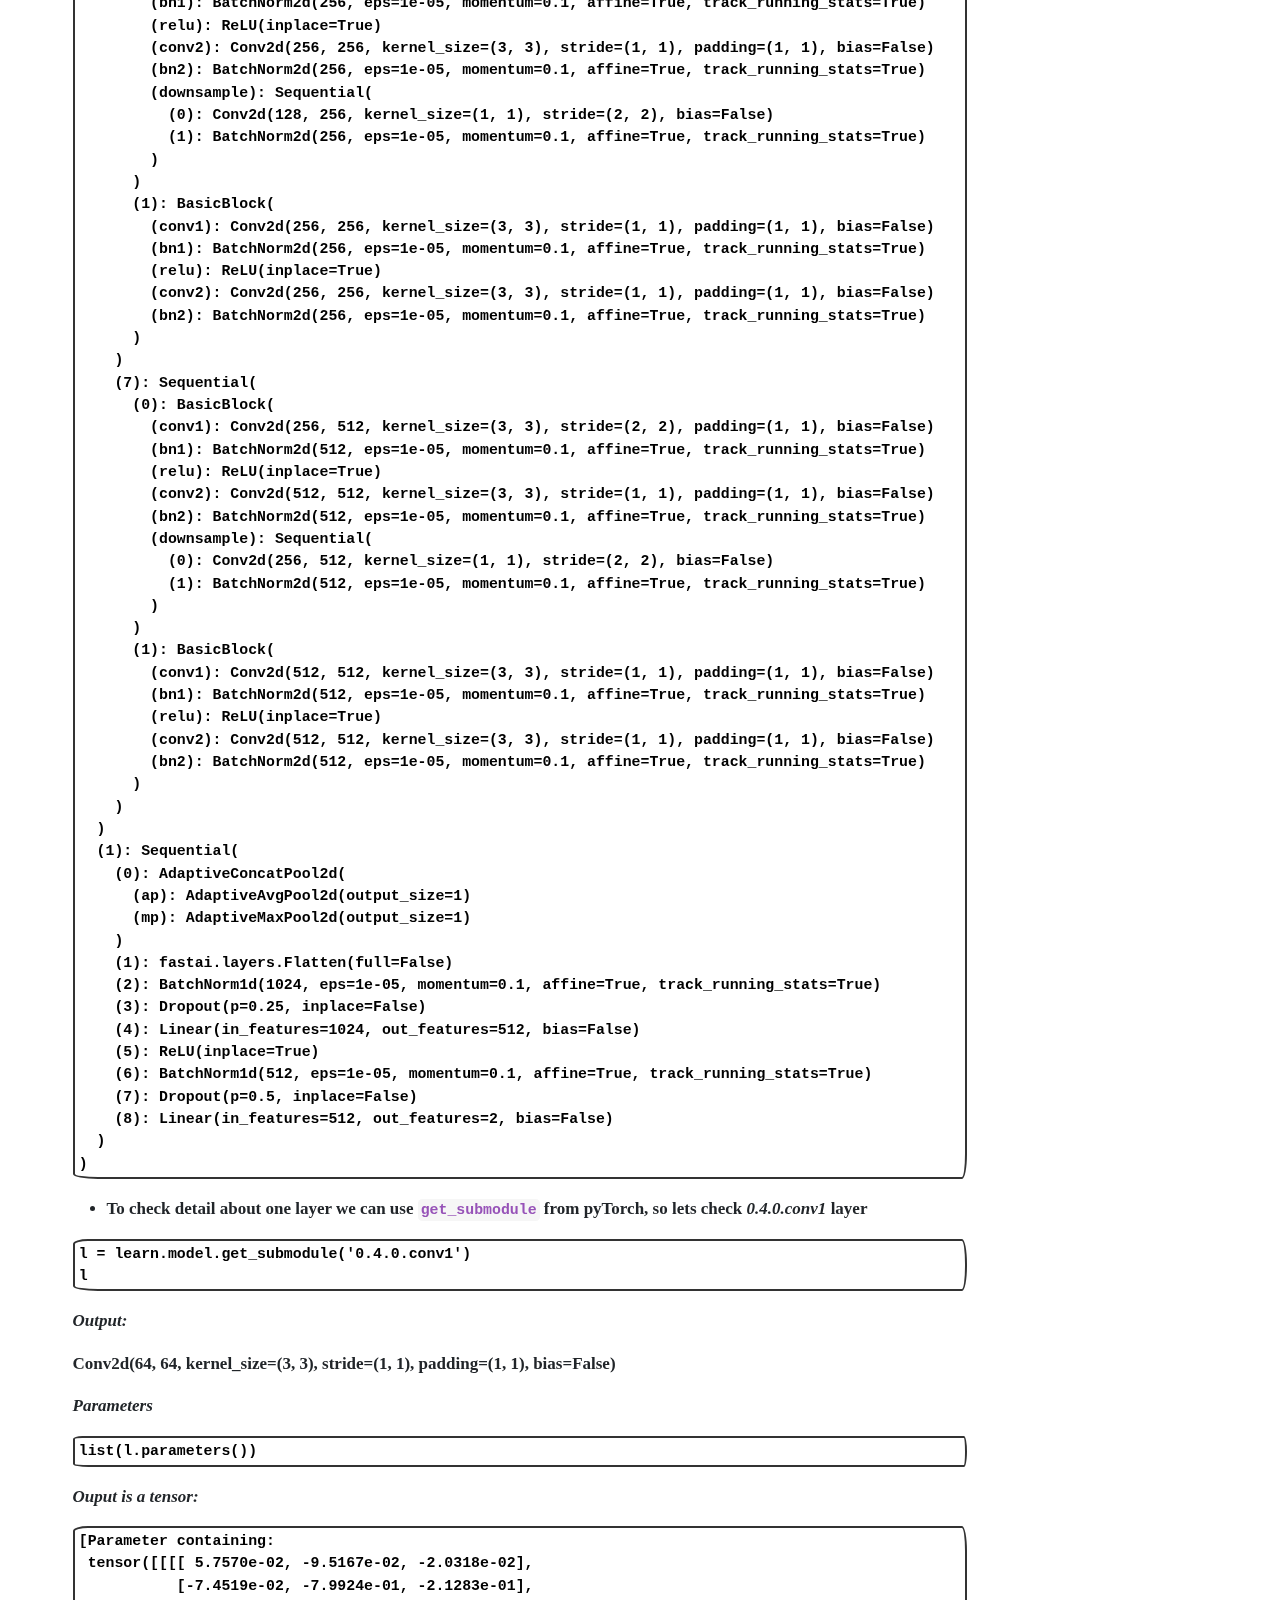
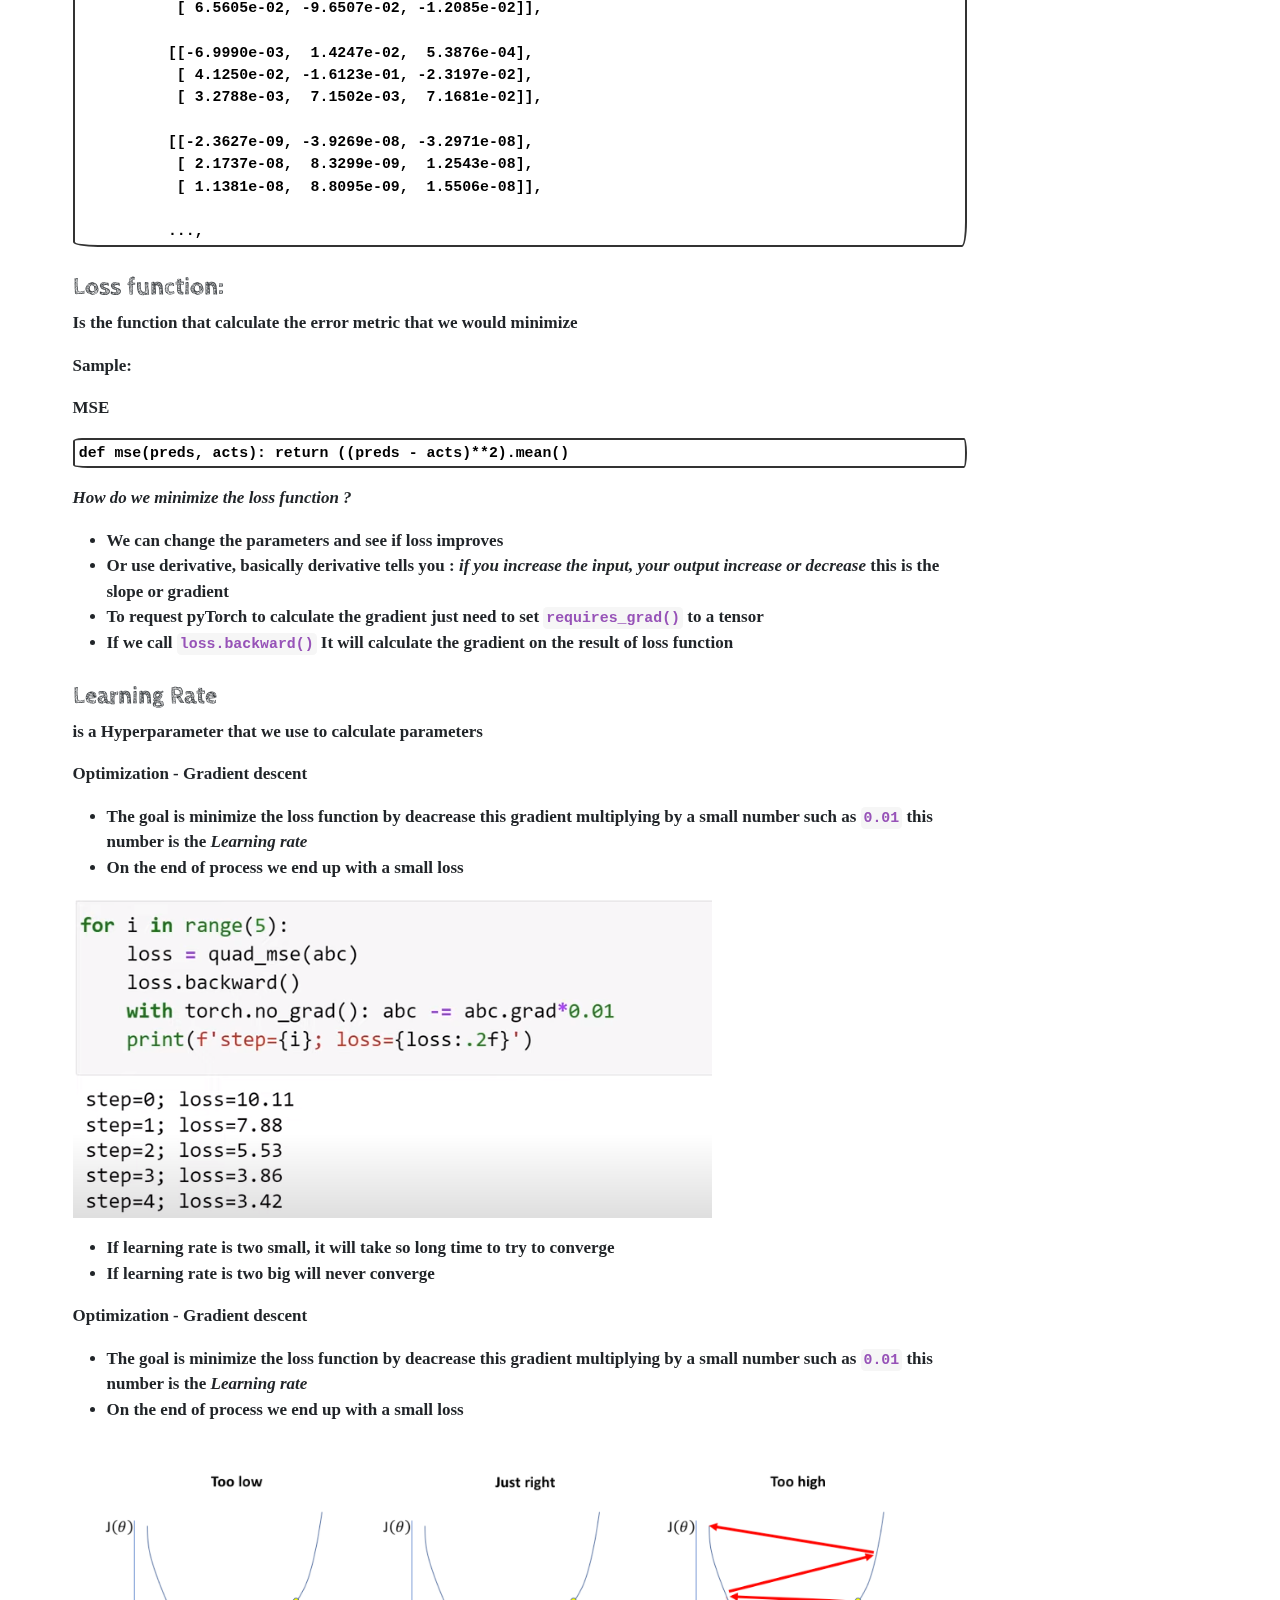
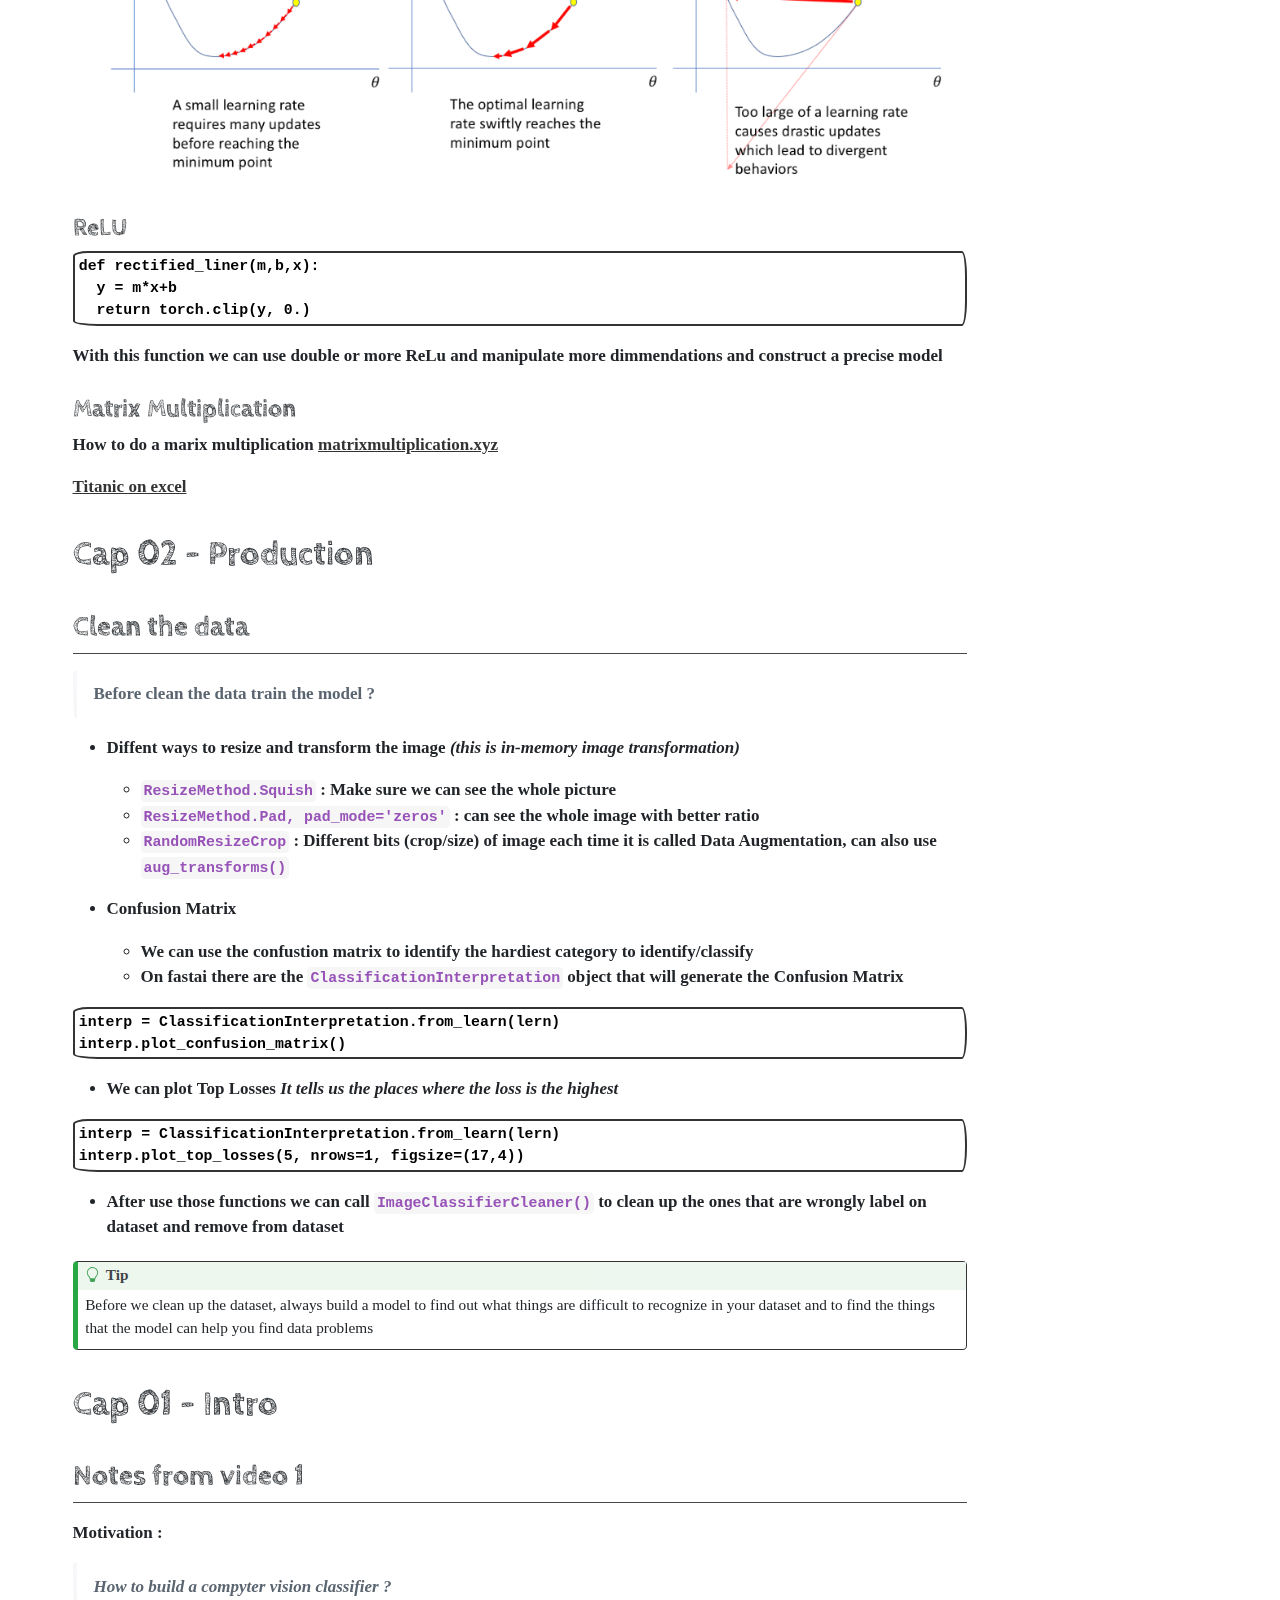
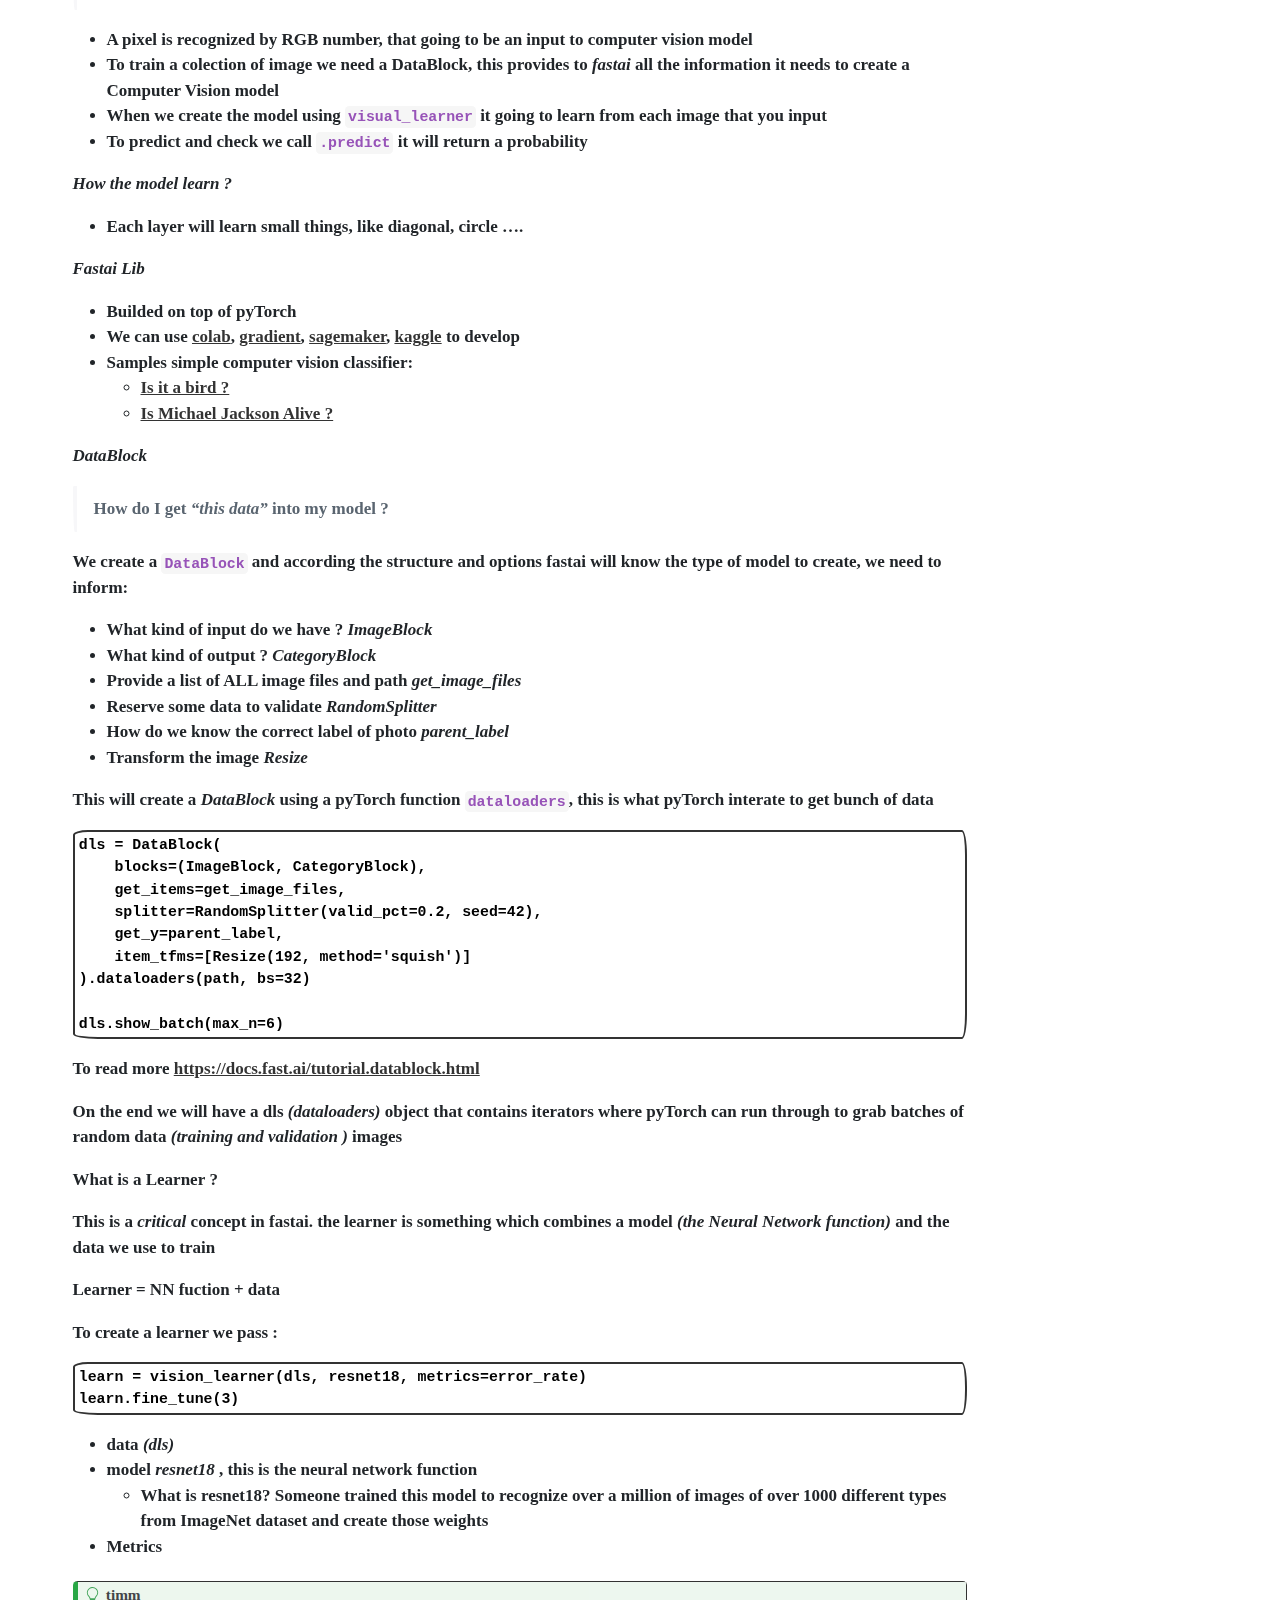
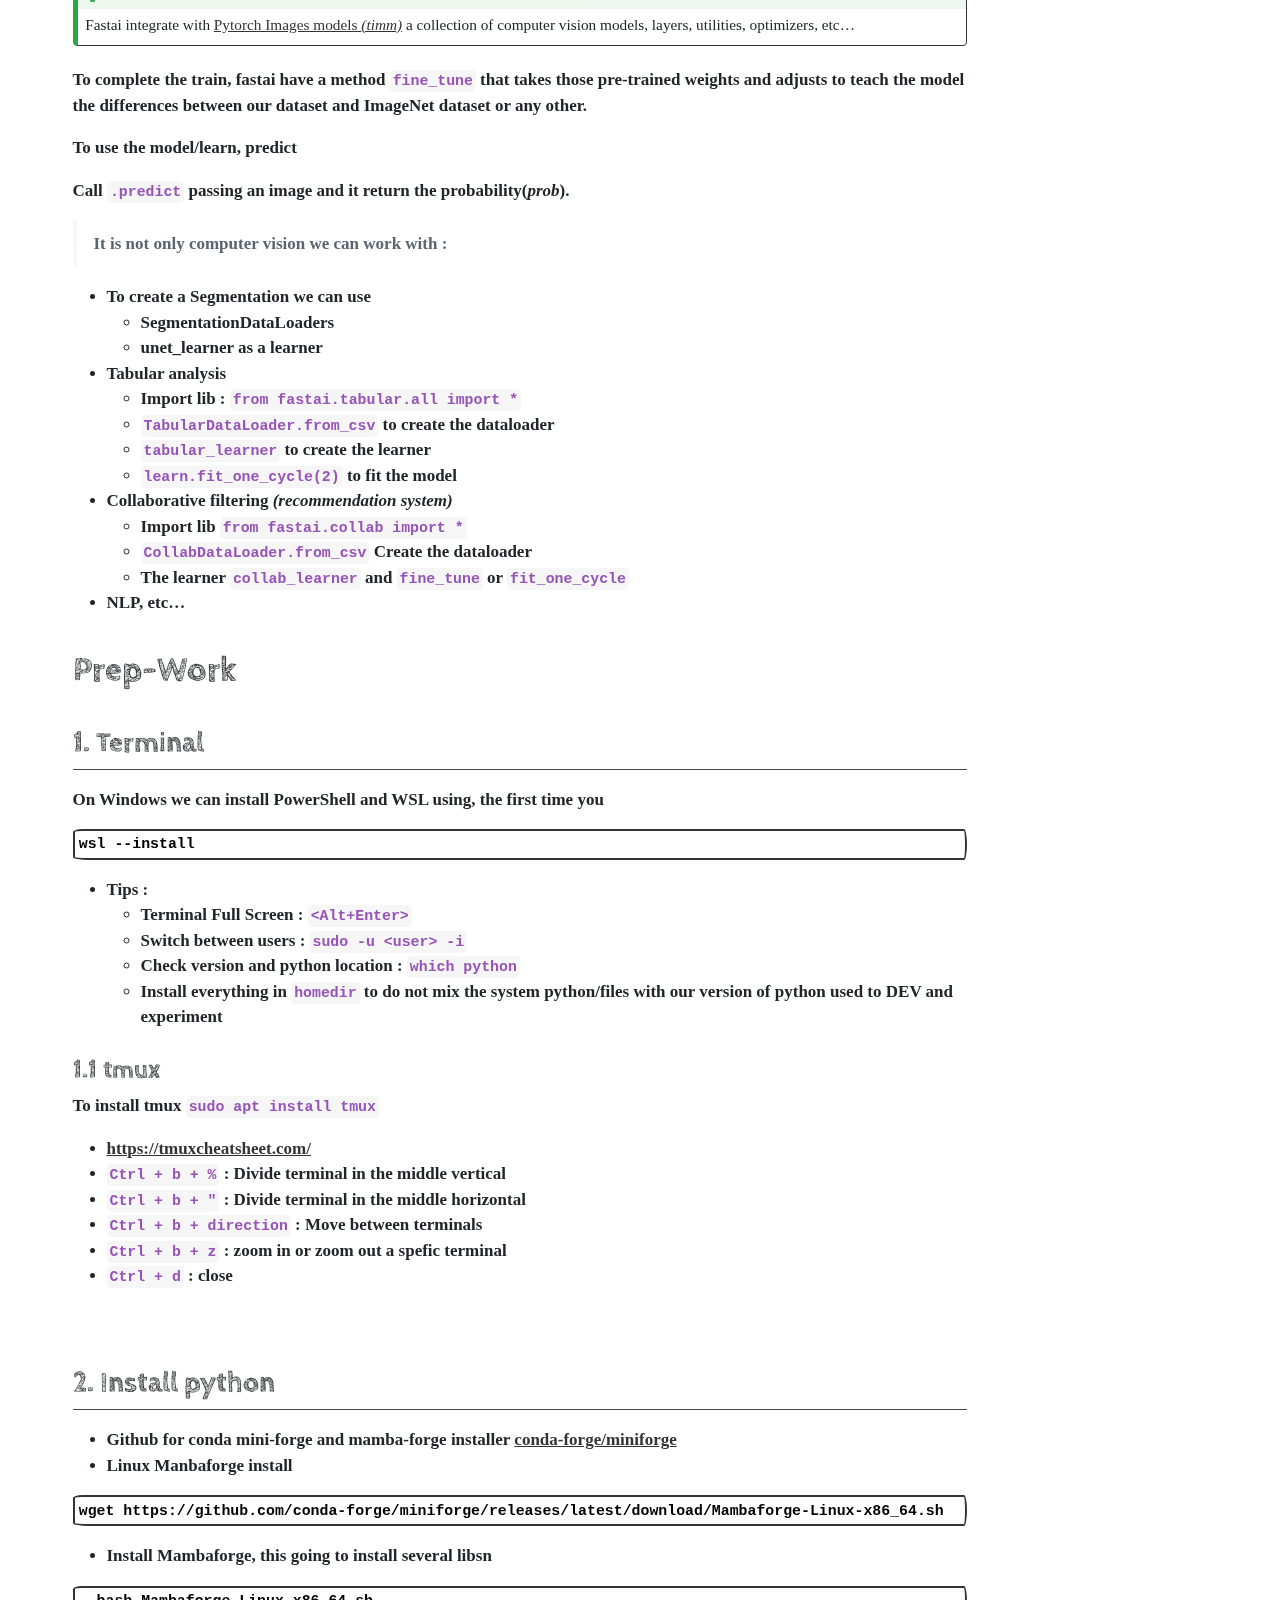
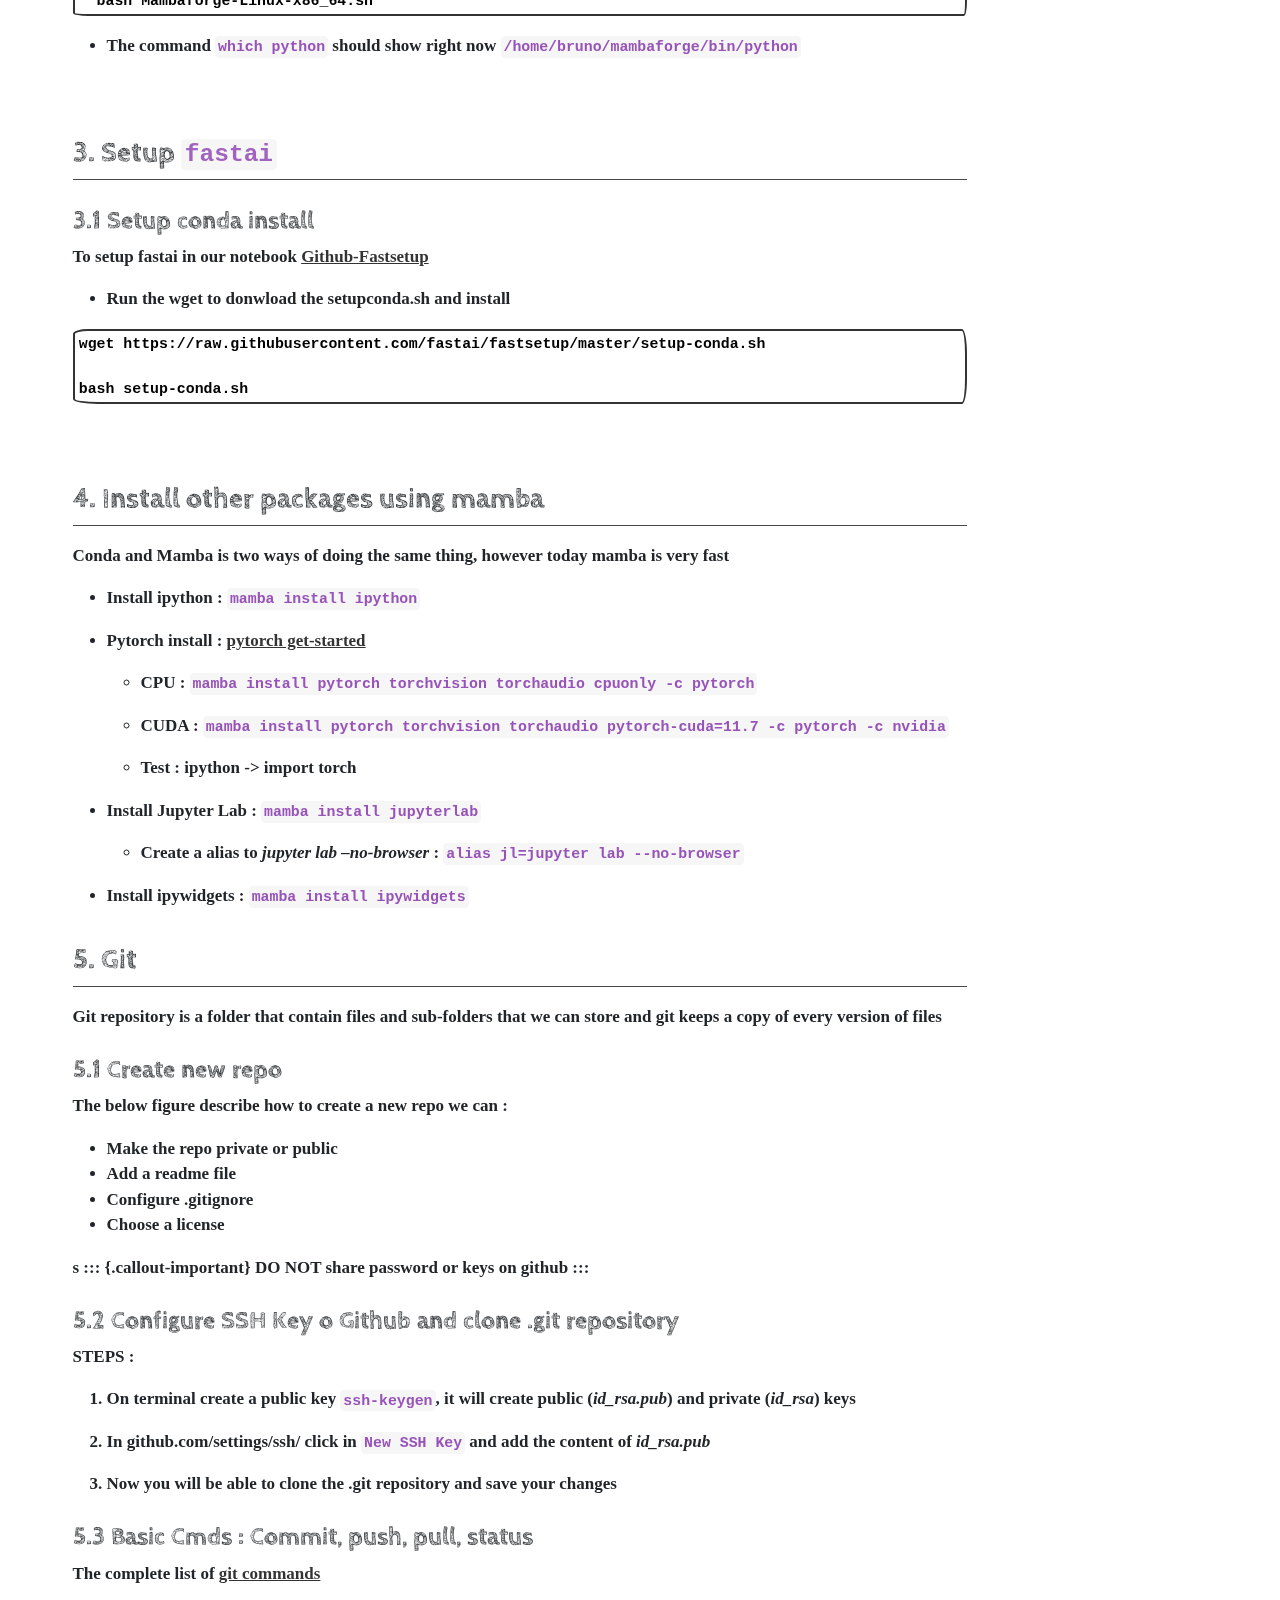
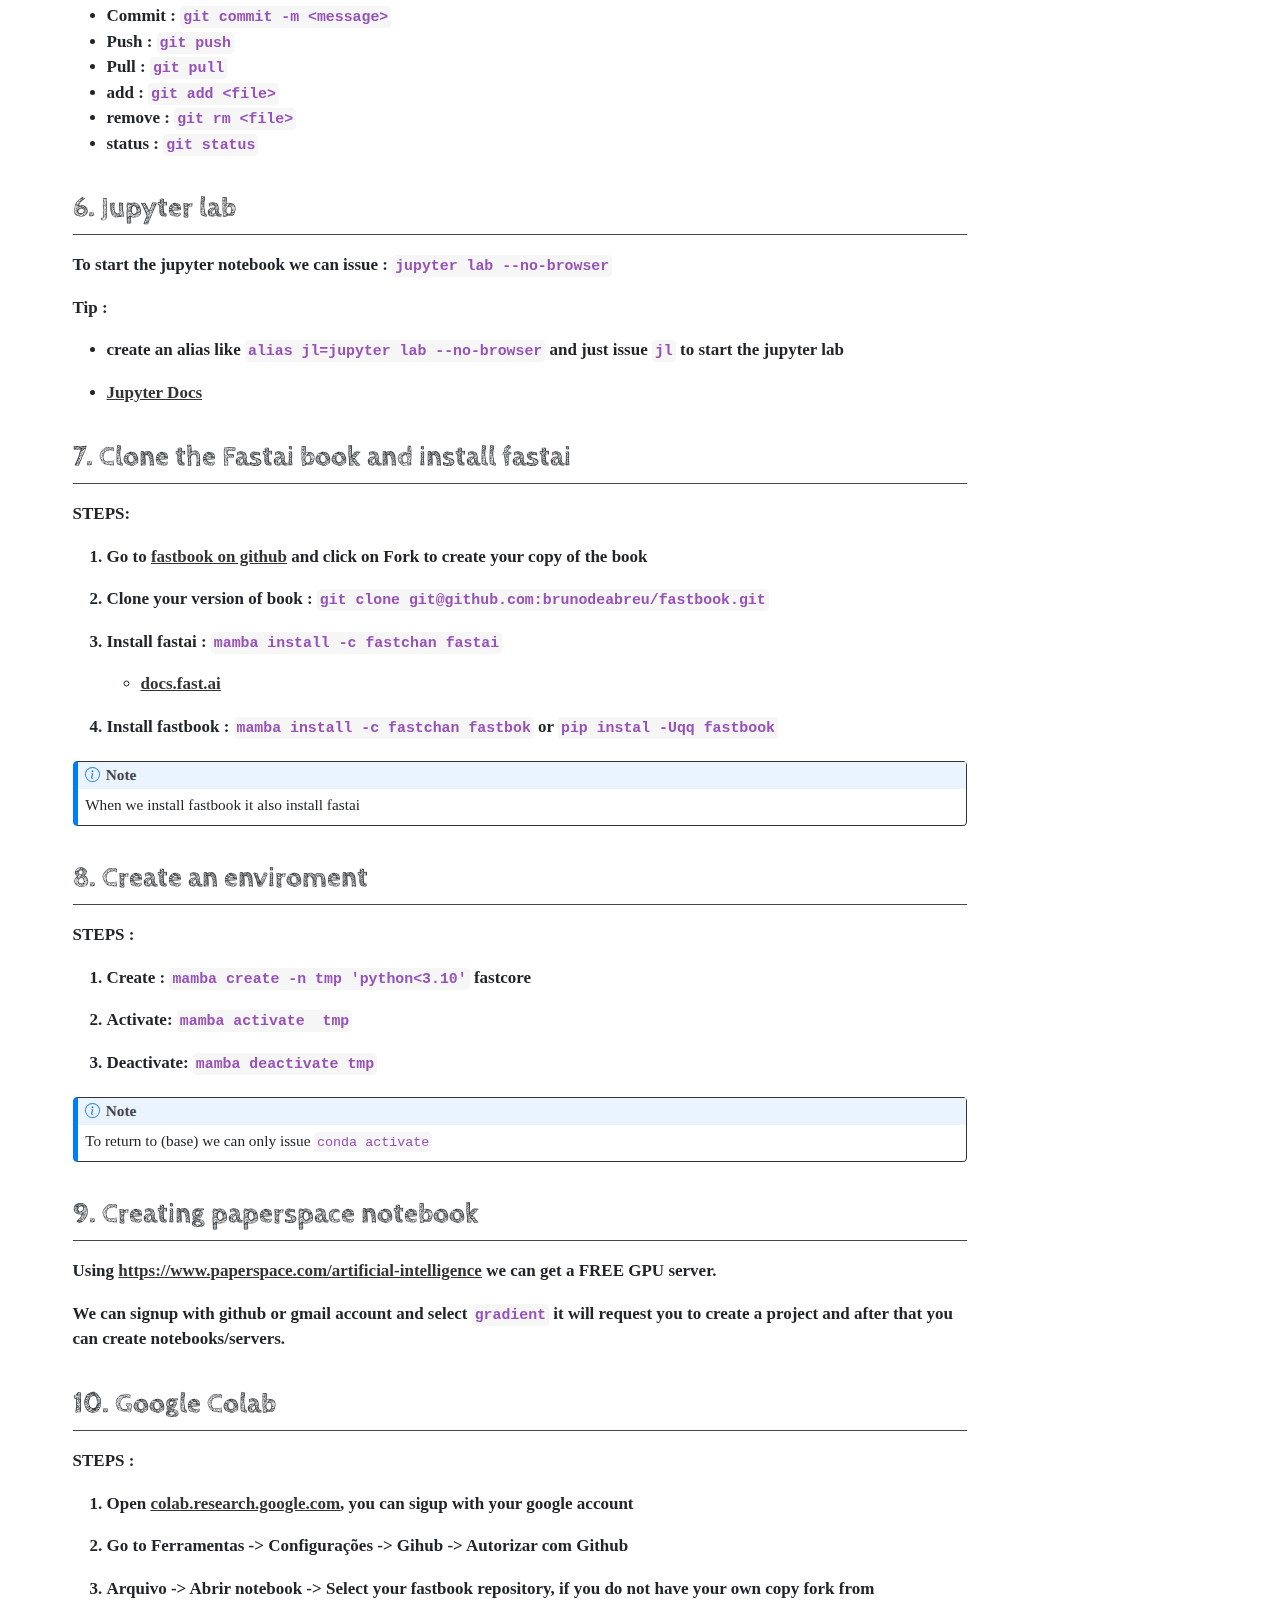
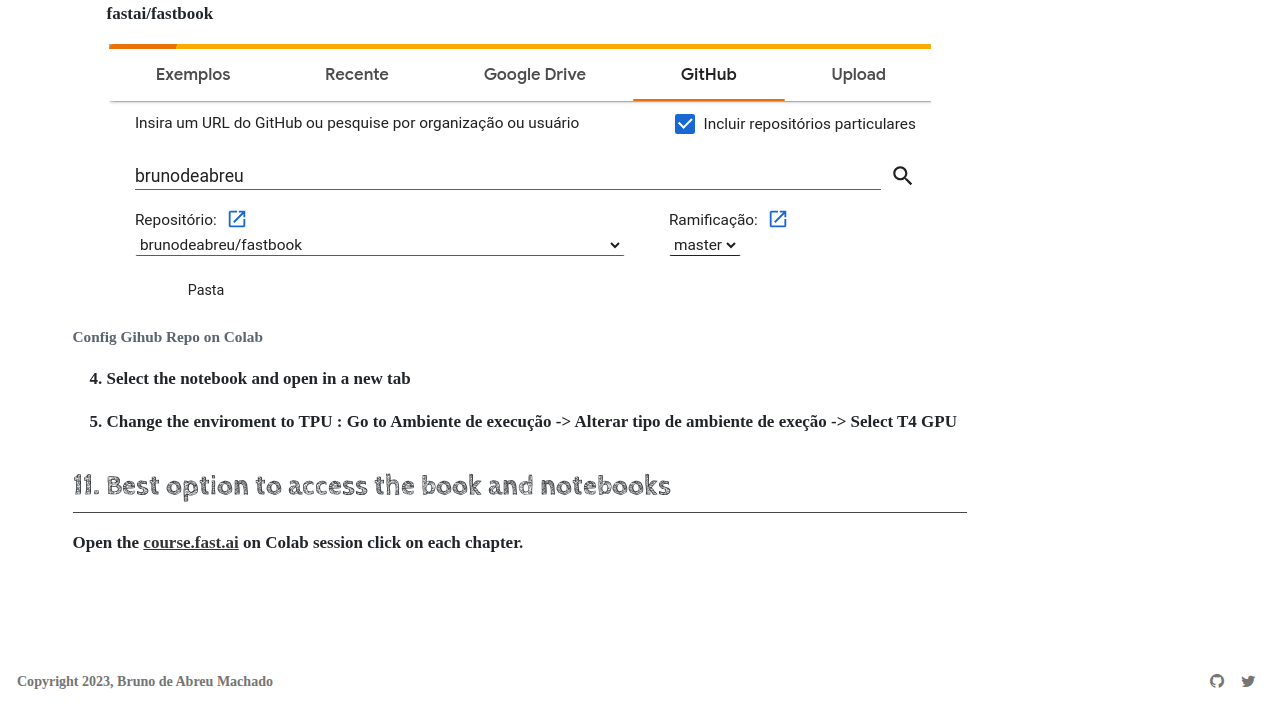
<file: docs/notas/2023-09-01-deep-learning/index.html>
<!DOCTYPE html>
<html xmlns="http://www.w3.org/1999/xhtml" lang="en" xml:lang="en"><head>

<meta charset="utf-8">
<meta name="generator" content="quarto-1.3.450">

<meta name="viewport" content="width=device-width, initial-scale=1.0, user-scalable=yes">

<meta name="author" content="Bruno">
<meta name="dcterms.date" content="2023-09-01">
<meta name="description" content="A hands-on coding course from fast.ai">

<title>Bruno de Abreu Machado - Deep learning for Coders fast.ai</title>
<style>
code{white-space: pre-wrap;}
span.smallcaps{font-variant: small-caps;}
div.columns{display: flex; gap: min(4vw, 1.5em);}
div.column{flex: auto; overflow-x: auto;}
div.hanging-indent{margin-left: 1.5em; text-indent: -1.5em;}
ul.task-list{list-style: none;}
ul.task-list li input[type="checkbox"] {
  width: 0.8em;
  margin: 0 0.8em 0.2em -1em; /* quarto-specific, see https://github.com/quarto-dev/quarto-cli/issues/4556 */ 
  vertical-align: middle;
}
</style>


<script src="../../site_libs/quarto-nav/quarto-nav.js"></script>
<script src="../../site_libs/quarto-nav/headroom.min.js"></script>
<script src="../../site_libs/clipboard/clipboard.min.js"></script>
<script src="../../site_libs/quarto-search/autocomplete.umd.js"></script>
<script src="../../site_libs/quarto-search/fuse.min.js"></script>
<script src="../../site_libs/quarto-search/quarto-search.js"></script>
<meta name="quarto:offset" content="../../">
<link href="../../img/favicon.png" rel="icon" type="image/png">
<script src="../../site_libs/quarto-html/quarto.js"></script>
<script src="../../site_libs/quarto-html/popper.min.js"></script>
<script src="../../site_libs/quarto-html/tippy.umd.min.js"></script>
<script src="../../site_libs/quarto-html/anchor.min.js"></script>
<link href="../../site_libs/quarto-html/tippy.css" rel="stylesheet">
<link href="../../site_libs/quarto-html/quarto-syntax-highlighting.css" rel="stylesheet" id="quarto-text-highlighting-styles">
<script src="../../site_libs/bootstrap/bootstrap.min.js"></script>
<link href="../../site_libs/bootstrap/bootstrap-icons.css" rel="stylesheet">
<link href="../../site_libs/bootstrap/bootstrap.min.css" rel="stylesheet" id="quarto-bootstrap" data-mode="light">
<script id="quarto-search-options" type="application/json">{
  "location": "navbar",
  "copy-button": false,
  "collapse-after": 3,
  "panel-placement": "end",
  "type": "overlay",
  "limit": 20,
  "language": {
    "search-no-results-text": "No results",
    "search-matching-documents-text": "matching documents",
    "search-copy-link-title": "Copy link to search",
    "search-hide-matches-text": "Hide additional matches",
    "search-more-match-text": "more match in this document",
    "search-more-matches-text": "more matches in this document",
    "search-clear-button-title": "Clear",
    "search-detached-cancel-button-title": "Cancel",
    "search-submit-button-title": "Submit",
    "search-label": "Search"
  }
}</script>


</head>

<body class="nav-fixed">

<div id="quarto-search-results"></div>
  <header id="quarto-header" class="headroom fixed-top">
    <nav class="navbar navbar-expand-lg navbar-dark ">
      <div class="navbar-container container-fluid">
      <div class="navbar-brand-container">
    <a href="../../index.html" class="navbar-brand navbar-brand-logo">
    <img src="../../img/favicon.png" alt="Bruno de Abreu Machado" class="navbar-logo">
    </a>
  </div>
            <div id="quarto-search" class="" title="Search"></div>
          <button class="navbar-toggler" type="button" data-bs-toggle="collapse" data-bs-target="#navbarCollapse" aria-controls="navbarCollapse" aria-expanded="false" aria-label="Toggle navigation" onclick="if (window.quartoToggleHeadroom) { window.quartoToggleHeadroom(); }">
  <span class="navbar-toggler-icon"></span>
</button>
          <div class="collapse navbar-collapse" id="navbarCollapse">
            <ul class="navbar-nav navbar-nav-scroll ms-auto">
  <li class="nav-item">
    <a class="nav-link" href="../../index.html" rel="" target="">
 <span class="menu-text">home</span></a>
  </li>  
  <li class="nav-item">
    <a class="nav-link" href="../../about.html" rel="" target="">
 <span class="menu-text">about</span></a>
  </li>  
  <li class="nav-item">
    <a class="nav-link" href="../../notas.html" rel="" target="">
 <span class="menu-text">courses</span></a>
  </li>  
  <li class="nav-item">
    <a class="nav-link" href="../../posts.html" rel="" target="">
 <span class="menu-text">posts</span></a>
  </li>  
  <li class="nav-item">
    <a class="nav-link" href="../../CV/resume.pdf" rel="" target="">
 <span class="menu-text">cv</span></a>
  </li>  
  <li class="nav-item">
    <a class="nav-link" href="https://brunodeabreu.com/book-notes-linux-learn/" rel="" target="">
 <span class="menu-text">notas</span></a>
  </li>  
  <li class="nav-item compact">
    <a class="nav-link" href="https://github.com/brunodeabreu" rel="" target=""><i class="bi bi-github" role="img">
</i> 
 <span class="menu-text"></span></a>
  </li>  
  <li class="nav-item compact">
    <a class="nav-link" href="https://twitter.com/bmachado" rel="" target=""><i class="bi bi-twitter" role="img">
</i> 
 <span class="menu-text"></span></a>
  </li>  
  <li class="nav-item compact">
    <a class="nav-link" href="https://www.linkedin.com/in/brunodeabreu/" rel="" target=""><i class="bi bi-linkedin" role="img">
</i> 
 <span class="menu-text"></span></a>
  </li>  
</ul>
            <div class="quarto-navbar-tools">
  <a href="" class="quarto-reader-toggle quarto-navigation-tool px-1" onclick="window.quartoToggleReader(); return false;" title="Toggle reader mode">
  <div class="quarto-reader-toggle-btn">
  <i class="bi"></i>
  </div>
</a>
</div>
          </div> <!-- /navcollapse -->
      </div> <!-- /container-fluid -->
    </nav>
</header>
<!-- content -->
<div id="quarto-content" class="quarto-container page-columns page-rows-contents page-layout-full page-navbar">
<!-- sidebar -->
<!-- margin-sidebar -->
    <div id="quarto-margin-sidebar" class="sidebar margin-sidebar">
        <nav id="TOC" role="doc-toc" class="toc-active">
    <h2 id="toc-title">On this page</h2>
   
  <ul>
  <li><a href="#cap-5-tabular" id="toc-cap-5-tabular" class="nav-link active" data-scroll-target="#cap-5-tabular">Cap 5 Tabular</a></li>
  <li><a href="#cap-4-nlp" id="toc-cap-4-nlp" class="nav-link" data-scroll-target="#cap-4-nlp">Cap 4 NLP</a>
  <ul class="collapse">
  <li><a href="#overfitting-and-validationtest-dataset" id="toc-overfitting-and-validationtest-dataset" class="nav-link" data-scroll-target="#overfitting-and-validationtest-dataset">Overfitting and Validation/Test dataset</a></li>
  <li><a href="#noteook-prof-jeremy-howard" id="toc-noteook-prof-jeremy-howard" class="nav-link" data-scroll-target="#noteook-prof-jeremy-howard">Noteook Prof JEREMY HOWARD</a></li>
  </ul></li>
  <li><a href="#cap-3-how-does-a-neural-net-reall-work" id="toc-cap-3-how-does-a-neural-net-reall-work" class="nav-link" data-scroll-target="#cap-3-how-does-a-neural-net-reall-work">Cap 3 How does a neural net reall work ?</a>
  <ul class="collapse">
  <li><a href="#whch-image-models-are-best" id="toc-whch-image-models-are-best" class="nav-link" data-scroll-target="#whch-image-models-are-best">Whch image models are best ?</a></li>
  <li><a href="#understand-the-model" id="toc-understand-the-model" class="nav-link" data-scroll-target="#understand-the-model">Understand the model</a>
  <ul class="collapse">
  <li><a href="#loss-function" id="toc-loss-function" class="nav-link" data-scroll-target="#loss-function">Loss function:</a></li>
  <li><a href="#learning-rate" id="toc-learning-rate" class="nav-link" data-scroll-target="#learning-rate">Learning Rate</a></li>
  <li><a href="#relu" id="toc-relu" class="nav-link" data-scroll-target="#relu">ReLU</a></li>
  <li><a href="#matrix-multiplication" id="toc-matrix-multiplication" class="nav-link" data-scroll-target="#matrix-multiplication">Matrix Multiplication</a></li>
  </ul></li>
  </ul></li>
  <li><a href="#cap-02---production" id="toc-cap-02---production" class="nav-link" data-scroll-target="#cap-02---production">Cap 02 - Production</a>
  <ul class="collapse">
  <li><a href="#clean-the-data" id="toc-clean-the-data" class="nav-link" data-scroll-target="#clean-the-data">Clean the data</a></li>
  </ul></li>
  <li><a href="#cap-01---intro" id="toc-cap-01---intro" class="nav-link" data-scroll-target="#cap-01---intro">Cap 01 - Intro</a>
  <ul class="collapse">
  <li><a href="#notes-from-video-1" id="toc-notes-from-video-1" class="nav-link" data-scroll-target="#notes-from-video-1">Notes from video 1</a></li>
  </ul></li>
  <li><a href="#prep-work" id="toc-prep-work" class="nav-link" data-scroll-target="#prep-work">Prep-Work</a>
  <ul class="collapse">
  <li><a href="#terminal" id="toc-terminal" class="nav-link" data-scroll-target="#terminal">1. Terminal</a>
  <ul class="collapse">
  <li><a href="#tmux" id="toc-tmux" class="nav-link" data-scroll-target="#tmux">1.1 tmux</a></li>
  </ul></li>
  <li><a href="#install-python" id="toc-install-python" class="nav-link" data-scroll-target="#install-python">2. Install python</a></li>
  <li><a href="#setup-fastai" id="toc-setup-fastai" class="nav-link" data-scroll-target="#setup-fastai">3. Setup <code>fastai</code></a>
  <ul class="collapse">
  <li><a href="#setup-conda-install" id="toc-setup-conda-install" class="nav-link" data-scroll-target="#setup-conda-install">3.1 Setup conda install</a></li>
  </ul></li>
  <li><a href="#install-other-packages-using-mamba" id="toc-install-other-packages-using-mamba" class="nav-link" data-scroll-target="#install-other-packages-using-mamba">4. Install other packages using mamba</a></li>
  <li><a href="#git" id="toc-git" class="nav-link" data-scroll-target="#git">5. Git</a>
  <ul class="collapse">
  <li><a href="#create-new-repo" id="toc-create-new-repo" class="nav-link" data-scroll-target="#create-new-repo">5.1 Create new repo</a></li>
  <li><a href="#configure-ssh-key-o-github-and-clone-.git-repository" id="toc-configure-ssh-key-o-github-and-clone-.git-repository" class="nav-link" data-scroll-target="#configure-ssh-key-o-github-and-clone-.git-repository">5.2 Configure SSH Key o Github and clone .git repository</a></li>
  <li><a href="#basic-cmds-commit-push-pull-status" id="toc-basic-cmds-commit-push-pull-status" class="nav-link" data-scroll-target="#basic-cmds-commit-push-pull-status">5.3 Basic Cmds : Commit, push, pull, status</a></li>
  </ul></li>
  <li><a href="#jupyter-lab" id="toc-jupyter-lab" class="nav-link" data-scroll-target="#jupyter-lab">6. Jupyter lab</a></li>
  <li><a href="#clone-the-fastai-book-and-install-fastai" id="toc-clone-the-fastai-book-and-install-fastai" class="nav-link" data-scroll-target="#clone-the-fastai-book-and-install-fastai">7. Clone the Fastai book and install fastai</a></li>
  <li><a href="#create-an-enviroment" id="toc-create-an-enviroment" class="nav-link" data-scroll-target="#create-an-enviroment">8. Create an enviroment</a></li>
  <li><a href="#creating-paperspace-notebook" id="toc-creating-paperspace-notebook" class="nav-link" data-scroll-target="#creating-paperspace-notebook">9. Creating paperspace notebook</a></li>
  <li><a href="#google-colab" id="toc-google-colab" class="nav-link" data-scroll-target="#google-colab">10. Google Colab</a></li>
  <li><a href="#best-option-to-access-the-book-and-notebooks" id="toc-best-option-to-access-the-book-and-notebooks" class="nav-link" data-scroll-target="#best-option-to-access-the-book-and-notebooks">11. Best option to access the book and notebooks</a></li>
  </ul></li>
  </ul>
<div class="toc-actions"><div><i class="bi bi-github"></i></div><div class="action-links"><p><a href="https://github.com/brunodeabreu/SitePessoal/edit/main/notas/2023-09-01-deep-learning/index.qmd" class="toc-action">Edit this page</a></p><p><a href="https://github.com/brunodeabreu/SitePessoal/issues/new" class="toc-action">Report an issue</a></p></div></div></nav>
    </div>
<!-- main -->
<main class="content column-page-left" id="quarto-document-content">

<header id="title-block-header" class="quarto-title-block default">
<div class="quarto-title">
<h1 class="title">Deep learning for Coders fast.ai</h1>
  <div class="quarto-categories">
    <div class="quarto-category">DL</div>
    <div class="quarto-category">python</div>
    <div class="quarto-category">fastai</div>
  </div>
  </div>

<div>
  <div class="description">
    <p>A hands-on coding course from fast.ai</p>
  </div>
</div>


<div class="quarto-title-meta">

    <div>
    <div class="quarto-title-meta-heading">Author</div>
    <div class="quarto-title-meta-contents">
             <p><a href="https://brunodeabreu.github.io">Bruno</a> </p>
          </div>
  </div>
    
    <div>
    <div class="quarto-title-meta-heading">Published</div>
    <div class="quarto-title-meta-contents">
      <p class="date">September 1, 2023</p>
    </div>
  </div>
  
    
  </div>
  

</header>

<!---# Cap 3 -->
<section id="cap-5-tabular" class="level1">
<h1>Cap 5 Tabular</h1>
</section>
<section id="cap-4-nlp" class="level1">
<h1>Cap 4 NLP</h1>
<p>The idea of fine tune NLP model started with <a href="https://arxiv.org/abs/1801.06146">ULMFIT</a>, which is first presented in a fast.ai course</p>
<p>The ULMFIT process using RNN:</p>
<ol type="1">
<li>Build a language model using wikipedia text (<em>Wikitext 103</em>) , this model try to predict the next word of Wikipedia article.</li>
<li>Add more epochs using IMDb movies review, now our model are good to predict next word of IMDb reviews</li>
<li>Fine tune tune to predict whether or not a movie review was positive or negative sentiment</li>
</ol>
<p>Tokenization :</p>
<ul>
<li>The Huggingface transformers use the Dataset object to tokenize the text</li>
<li>Transform the pandas dataframe into huggingface dataset</li>
</ul>
<pre><code>from datasets import Dataset.DatasetDict

ds = Dataset.from_pandas(df)
</code></pre>
<p>A deep learning model expects numbers as inputs, so we need:</p>
<ol type="1">
<li>Tokenization : Split each text up into words(<em>or actually, as we’ll see, into tokens</em>)</li>
<li>Numericalization: Convert each word (<em>or token</em>) into a number (<em>unique ID</em>)</li>
</ol>
<p>Before we start to tokenizer we need to decide what model to use, for instance access <a href="https://huggingface.co/models">Hugging Face - Models</a> and search on model hub.</p>
<p><strong>AutoTokenizer</strong> will create a tokenizer appropriae for a given model</p>
<pre><code>model_nm = 'microsoft/debert-v3-small'

from transformers import AutoModelForSequenceClassification, AutoTokenizer
tokz = AutoTokenizer.from_pretrained(model_mn)</code></pre>
<section id="overfitting-and-validationtest-dataset" class="level2">
<h2 class="anchored" data-anchor-id="overfitting-and-validationtest-dataset">Overfitting and Validation/Test dataset</h2>
<ul>
<li>In time series instead of remove data from the middle it is better to truncate the last weeks</li>
<li>Fastai will show the metrics from validation dataset</li>
<li><a href="https://www.fast.ai/posts/2017-11-13-validation-sets.html">How (and why) to create a good validation set</a></li>
</ul>
</section>
<section id="noteook-prof-jeremy-howard" class="level2">
<h2 class="anchored" data-anchor-id="noteook-prof-jeremy-howard">Noteook Prof JEREMY HOWARD</h2>
<p>https://www.kaggle.com/code/jhoward/getting-started-with-nlp-for-absolute-beginners</p>
</section>
</section>
<section id="cap-3-how-does-a-neural-net-reall-work" class="level1">
<h1>Cap 3 How does a neural net reall work ?</h1>
<section id="whch-image-models-are-best" class="level2">
<h2 class="anchored" data-anchor-id="whch-image-models-are-best">Whch image models are best ?</h2>
<p>The kaggle notebook <a href="https://www.kaggle.com/code/jhoward/which-image-models-are-best">Which image models are best</a></p>
<p><a href="https://timm.fast.ai/">PyTorch Image Models</a> (timm) is a library by Ross Wightman which provides state-of-the-art pre-trained computer vision models.</p>
<p>To use <strong>timm</strong> we need :</p>
<ol type="1">
<li>Install : <code>conda install timm</code> or <code>pip install timm</code></li>
<li>Import : <code>import timm</code></li>
<li>Sample of list convnext models: <code>timm.list_models('convnext')</code></li>
</ol>
</section>
<section id="understand-the-model" class="level2">
<h2 class="anchored" data-anchor-id="understand-the-model">Understand the model</h2>
<ul>
<li><p>Categories : fast.ai always save the vocab or categories inside the data loaders <code>learn.dls.vocab</code></p></li>
<li><p>What is <strong>model.pkl</strong> file ?</p></li>
</ul>
<p>The model or learn there are two main things :</p>
<ol type="1">
<li>The list of pre-processing steps to prepare your image to model</li>
<li>The trained model, the arquitecture or layers</li>
</ol>
<p>The below model was trained based on <strong>resnet18</strong></p>
<pre><code>Sequential(
  (0): Sequential(
    (0): Conv2d(3, 64, kernel_size=(7, 7), stride=(2, 2), padding=(3, 3), bias=False)
    (1): BatchNorm2d(64, eps=1e-05, momentum=0.1, affine=True, track_running_stats=True)
    (2): ReLU(inplace=True)
    (3): MaxPool2d(kernel_size=3, stride=2, padding=1, dilation=1, ceil_mode=False)
    (4): Sequential(
      (0): BasicBlock(
        (conv1): Conv2d(64, 64, kernel_size=(3, 3), stride=(1, 1), padding=(1, 1), bias=False)
        (bn1): BatchNorm2d(64, eps=1e-05, momentum=0.1, affine=True, track_running_stats=True)
        (relu): ReLU(inplace=True)
        (conv2): Conv2d(64, 64, kernel_size=(3, 3), stride=(1, 1), padding=(1, 1), bias=False)
        (bn2): BatchNorm2d(64, eps=1e-05, momentum=0.1, affine=True, track_running_stats=True)
      )
      (1): BasicBlock(
        (conv1): Conv2d(64, 64, kernel_size=(3, 3), stride=(1, 1), padding=(1, 1), bias=False)
        (bn1): BatchNorm2d(64, eps=1e-05, momentum=0.1, affine=True, track_running_stats=True)
        (relu): ReLU(inplace=True)
        (conv2): Conv2d(64, 64, kernel_size=(3, 3), stride=(1, 1), padding=(1, 1), bias=False)
        (bn2): BatchNorm2d(64, eps=1e-05, momentum=0.1, affine=True, track_running_stats=True)
      )
    )
    (5): Sequential(
      (0): BasicBlock(
        (conv1): Conv2d(64, 128, kernel_size=(3, 3), stride=(2, 2), padding=(1, 1), bias=False)
        (bn1): BatchNorm2d(128, eps=1e-05, momentum=0.1, affine=True, track_running_stats=True)
        (relu): ReLU(inplace=True)
        (conv2): Conv2d(128, 128, kernel_size=(3, 3), stride=(1, 1), padding=(1, 1), bias=False)
        (bn2): BatchNorm2d(128, eps=1e-05, momentum=0.1, affine=True, track_running_stats=True)
        (downsample): Sequential(
          (0): Conv2d(64, 128, kernel_size=(1, 1), stride=(2, 2), bias=False)
          (1): BatchNorm2d(128, eps=1e-05, momentum=0.1, affine=True, track_running_stats=True)
        )
      )
      (1): BasicBlock(
        (conv1): Conv2d(128, 128, kernel_size=(3, 3), stride=(1, 1), padding=(1, 1), bias=False)
        (bn1): BatchNorm2d(128, eps=1e-05, momentum=0.1, affine=True, track_running_stats=True)
        (relu): ReLU(inplace=True)
        (conv2): Conv2d(128, 128, kernel_size=(3, 3), stride=(1, 1), padding=(1, 1), bias=False)
        (bn2): BatchNorm2d(128, eps=1e-05, momentum=0.1, affine=True, track_running_stats=True)
      )
    )
    (6): Sequential(
      (0): BasicBlock(
        (conv1): Conv2d(128, 256, kernel_size=(3, 3), stride=(2, 2), padding=(1, 1), bias=False)
        (bn1): BatchNorm2d(256, eps=1e-05, momentum=0.1, affine=True, track_running_stats=True)
        (relu): ReLU(inplace=True)
        (conv2): Conv2d(256, 256, kernel_size=(3, 3), stride=(1, 1), padding=(1, 1), bias=False)
        (bn2): BatchNorm2d(256, eps=1e-05, momentum=0.1, affine=True, track_running_stats=True)
        (downsample): Sequential(
          (0): Conv2d(128, 256, kernel_size=(1, 1), stride=(2, 2), bias=False)
          (1): BatchNorm2d(256, eps=1e-05, momentum=0.1, affine=True, track_running_stats=True)
        )
      )
      (1): BasicBlock(
        (conv1): Conv2d(256, 256, kernel_size=(3, 3), stride=(1, 1), padding=(1, 1), bias=False)
        (bn1): BatchNorm2d(256, eps=1e-05, momentum=0.1, affine=True, track_running_stats=True)
        (relu): ReLU(inplace=True)
        (conv2): Conv2d(256, 256, kernel_size=(3, 3), stride=(1, 1), padding=(1, 1), bias=False)
        (bn2): BatchNorm2d(256, eps=1e-05, momentum=0.1, affine=True, track_running_stats=True)
      )
    )
    (7): Sequential(
      (0): BasicBlock(
        (conv1): Conv2d(256, 512, kernel_size=(3, 3), stride=(2, 2), padding=(1, 1), bias=False)
        (bn1): BatchNorm2d(512, eps=1e-05, momentum=0.1, affine=True, track_running_stats=True)
        (relu): ReLU(inplace=True)
        (conv2): Conv2d(512, 512, kernel_size=(3, 3), stride=(1, 1), padding=(1, 1), bias=False)
        (bn2): BatchNorm2d(512, eps=1e-05, momentum=0.1, affine=True, track_running_stats=True)
        (downsample): Sequential(
          (0): Conv2d(256, 512, kernel_size=(1, 1), stride=(2, 2), bias=False)
          (1): BatchNorm2d(512, eps=1e-05, momentum=0.1, affine=True, track_running_stats=True)
        )
      )
      (1): BasicBlock(
        (conv1): Conv2d(512, 512, kernel_size=(3, 3), stride=(1, 1), padding=(1, 1), bias=False)
        (bn1): BatchNorm2d(512, eps=1e-05, momentum=0.1, affine=True, track_running_stats=True)
        (relu): ReLU(inplace=True)
        (conv2): Conv2d(512, 512, kernel_size=(3, 3), stride=(1, 1), padding=(1, 1), bias=False)
        (bn2): BatchNorm2d(512, eps=1e-05, momentum=0.1, affine=True, track_running_stats=True)
      )
    )
  )
  (1): Sequential(
    (0): AdaptiveConcatPool2d(
      (ap): AdaptiveAvgPool2d(output_size=1)
      (mp): AdaptiveMaxPool2d(output_size=1)
    )
    (1): fastai.layers.Flatten(full=False)
    (2): BatchNorm1d(1024, eps=1e-05, momentum=0.1, affine=True, track_running_stats=True)
    (3): Dropout(p=0.25, inplace=False)
    (4): Linear(in_features=1024, out_features=512, bias=False)
    (5): ReLU(inplace=True)
    (6): BatchNorm1d(512, eps=1e-05, momentum=0.1, affine=True, track_running_stats=True)
    (7): Dropout(p=0.5, inplace=False)
    (8): Linear(in_features=512, out_features=2, bias=False)
  )
)
</code></pre>
<ul>
<li>To check detail about one layer we can use <code>get_submodule</code> from pyTorch, so lets check <em>0.4.0.conv1</em> layer</li>
</ul>
<pre><code>l = learn.model.get_submodule('0.4.0.conv1')
l</code></pre>
<p><em>Output:</em></p>
<p>Conv2d(64, 64, kernel_size=(3, 3), stride=(1, 1), padding=(1, 1), bias=False)</p>
<p><em>Parameters</em></p>
<pre><code>list(l.parameters())</code></pre>
<p><em>Ouput is a tensor:</em></p>
<pre><code>[Parameter containing:
 tensor([[[[ 5.7570e-02, -9.5167e-02, -2.0318e-02],
           [-7.4519e-02, -7.9924e-01, -2.1283e-01],
           [ 6.5605e-02, -9.6507e-02, -1.2085e-02]],
 
          [[-6.9990e-03,  1.4247e-02,  5.3876e-04],
           [ 4.1250e-02, -1.6123e-01, -2.3197e-02],
           [ 3.2788e-03,  7.1502e-03,  7.1681e-02]],
 
          [[-2.3627e-09, -3.9269e-08, -3.2971e-08],
           [ 2.1737e-08,  8.3299e-09,  1.2543e-08],
           [ 1.1381e-08,  8.8095e-09,  1.5506e-08]],
 
          ...,</code></pre>
<section id="loss-function" class="level3">
<h3 class="anchored" data-anchor-id="loss-function">Loss function:</h3>
<p>Is the function that calculate the error metric that we would minimize</p>
<p>Sample:</p>
<p>MSE</p>
<pre><code>def mse(preds, acts): return ((preds - acts)**2).mean()</code></pre>
<p><em>How do we minimize the loss function ? </em></p>
<ul>
<li>We can change the parameters and see if loss improves</li>
<li>Or use derivative, basically derivative tells you : <em>if you increase the input, your output increase or decrease</em> this is the <strong>slope</strong> or <strong>gradient</strong></li>
<li>To request pyTorch to calculate the gradient just need to set <code>requires_grad()</code> to a tensor</li>
<li>If we call <code>loss.backward()</code> It will calculate the gradient on the result of loss function</li>
</ul>
</section>
<section id="learning-rate" class="level3">
<h3 class="anchored" data-anchor-id="learning-rate">Learning Rate</h3>
<p>is a Hyperparameter that we use to calculate parameters</p>
<p><strong>Optimization</strong> - Gradient descent</p>
<ul>
<li>The goal is minimize the loss function by deacrease this gradient multiplying by a small number such as <code>0.01</code> this number is the <em>Learning rate</em></li>
<li>On the end of process we end up with a small loss</li>
</ul>
<p><img src="img/optimization_gd.png" class="img-fluid"></p>
<ul>
<li>If learning rate is two small, it will take so long time to try to converge</li>
<li>If learning rate is two big will never converge</li>
</ul>
<p><strong>Optimization</strong> - Gradient descent</p>
<ul>
<li>The goal is minimize the loss function by deacrease this gradient multiplying by a small number such as <code>0.01</code> this number is the <em>Learning rate</em></li>
<li>On the end of process we end up with a small loss</li>
</ul>
<p><img src="img/learning_rate_1.png" class="img-fluid"></p>
</section>
<section id="relu" class="level3">
<h3 class="anchored" data-anchor-id="relu">ReLU</h3>
<pre><code>def rectified_liner(m,b,x):
  y = m*x+b
  return torch.clip(y, 0.)</code></pre>
<p>With this function we can use double or more ReLu and manipulate more dimmendations and construct a precise model</p>
</section>
<section id="matrix-multiplication" class="level3">
<h3 class="anchored" data-anchor-id="matrix-multiplication">Matrix Multiplication</h3>
<p>How to do a marix multiplication <a href="matrixmultiplication.xyz">matrixmultiplication.xyz</a></p>
<p><a href="https://docs.google.com/spreadsheets/d/18zT304CMl5SlN86tqTvrMEQVv3o5a7j89KYrHxog1KM/edit?usp=sharing">Titanic on excel</a></p>
</section>
</section>
</section>
<section id="cap-02---production" class="level1">
<h1>Cap 02 - Production</h1>
<section id="clean-the-data" class="level2">
<h2 class="anchored" data-anchor-id="clean-the-data">Clean the data</h2>
<blockquote class="blockquote">
<p>Before clean the data train the model ?</p>
</blockquote>
<ul>
<li><p>Diffent ways to resize and transform the image <em>(this is in-memory image transformation)</em></p>
<ul>
<li><code>ResizeMethod.Squish</code> : Make sure we can see the whole picture</li>
<li><code>ResizeMethod.Pad, pad_mode='zeros'</code> : can see the whole image with better ratio</li>
<li><code>RandomResizeCrop</code> : Different bits (crop/size) of image each time it is called <strong>Data Augmentation</strong>, can also use <code>aug_transforms()</code></li>
</ul></li>
<li><p>Confusion Matrix</p>
<ul>
<li>We can use the confustion matrix to identify the hardiest category to identify/classify</li>
<li>On fastai there are the <code>ClassificationInterpretation</code> object that will generate the Confusion Matrix</li>
</ul></li>
</ul>
<pre><code>interp = ClassificationInterpretation.from_learn(lern)
interp.plot_confusion_matrix()</code></pre>
<ul>
<li>We can plot <strong>Top Losses</strong> <em>It tells us the places where the <strong>loss</strong> is the highest</em></li>
</ul>
<pre><code>interp = ClassificationInterpretation.from_learn(lern)
interp.plot_top_losses(5, nrows=1, figsize=(17,4))</code></pre>
<ul>
<li>After use those functions we can call <code>ImageClassifierCleaner()</code> to clean up the ones that are wrongly label on dataset and remove from dataset</li>
</ul>
<div class="callout callout-style-default callout-tip callout-titled">
<div class="callout-header d-flex align-content-center">
<div class="callout-icon-container">
<i class="callout-icon"></i>
</div>
<div class="callout-title-container flex-fill">
Tip
</div>
</div>
<div class="callout-body-container callout-body">
<p>Before we clean up the dataset, always build a model to find out what things are difficult to recognize in your dataset and to find the things that the model can help you find data problems</p>
</div>
</div>
</section>
</section>
<section id="cap-01---intro" class="level1">
<h1>Cap 01 - Intro</h1>
<section id="notes-from-video-1" class="level2">
<h2 class="anchored" data-anchor-id="notes-from-video-1">Notes from video 1</h2>
<p><strong>Motivation</strong> :</p>
<blockquote class="blockquote">
<p><em>How to build a compyter vision classifier ?</em></p>
</blockquote>
<ul>
<li>A pixel is recognized by RGB number, that going to be an input to computer vision model</li>
<li>To train a colection of image we need a <strong>DataBlock</strong>, this provides to <em>fastai</em> all the information it needs to create a Computer Vision model</li>
<li>When we create the model using <code>visual_learner</code> it going to learn from each image that you input</li>
<li>To predict and check we call <code>.predict</code> it will return a probability</li>
</ul>
<p><em>How the model learn ?</em></p>
<ul>
<li>Each layer will learn small things, like diagonal, circle ….</li>
</ul>
<p><em>Fastai Lib</em></p>
<ul>
<li>Builded on top of pyTorch</li>
<li>We can use <a href="https://colab.research.google.com/">colab</a>, <a href="https://www.paperspace.com/artificial-intelligence">gradient</a>, <a href="https://aws.amazon.com/pt/blogs/machine-learning/building-training-and-deploying-fastai-models-with-amazon-sagemaker/">sagemaker</a>, <a href="https://www.kaggle.com/code">kaggle</a> to develop</li>
<li>Samples simple computer vision classifier:
<ul>
<li><a href="https://www.kaggle.com/code/jhoward/is-it-a-bird-creating-a-model-from-your-own-data">Is it a bird ?</a></li>
<li><a href="https://www.kaggle.com/brunodeabreu/michael">Is Michael Jackson Alive ?</a></li>
</ul></li>
</ul>
<p><em>DataBlock</em></p>
<blockquote class="blockquote">
<p>How do I get <em>“this data”</em> into my model ?</p>
</blockquote>
<p>We create a <code>DataBlock</code> and according the structure and options fastai will know the type of model to create, we need to inform:</p>
<ul>
<li>What kind of input do we have ? <em>ImageBlock</em></li>
<li>What kind of output ? <em>CategoryBlock</em></li>
<li>Provide a list of ALL image files and path <em>get_image_files</em></li>
<li>Reserve some data to validate <em>RandomSplitter</em></li>
<li>How do we know the correct label of photo <em>parent_label</em></li>
<li>Transform the image <em>Resize</em></li>
</ul>
<p>This will create a <em>DataBlock</em> using a pyTorch function <code>dataloaders</code>, this is what pyTorch interate to get bunch of data</p>
<pre><code>dls = DataBlock(
    blocks=(ImageBlock, CategoryBlock), 
    get_items=get_image_files, 
    splitter=RandomSplitter(valid_pct=0.2, seed=42),
    get_y=parent_label,
    item_tfms=[Resize(192, method='squish')]
).dataloaders(path, bs=32)

dls.show_batch(max_n=6)</code></pre>
<p>To read more <a href="https://docs.fast.ai/tutorial.datablock.html">https://docs.fast.ai/tutorial.datablock.html</a></p>
<p>On the end we will have a <strong>dls</strong> <em>(dataloaders)</em> object that contains iterators where pyTorch can run through to grab batches of random data <em>(training and validation )</em> images</p>
<p>What is a <strong>Learner</strong> ?</p>
<p>This is a <em>critical</em> concept in fastai. the <strong>learner</strong> is something which combines a model <em>(the Neural Network function)</em> and the data we use to train</p>
<p>Learner = NN fuction + data</p>
<p>To create a learner we pass :</p>
<pre><code>learn = vision_learner(dls, resnet18, metrics=error_rate)
learn.fine_tune(3)</code></pre>
<ul>
<li>data <em>(dls)</em></li>
<li>model <em>resnet18</em> , this is the neural network function
<ul>
<li>What is <strong>resnet18</strong>? Someone trained this model to recognize over a million of images of over 1000 different types from <strong>ImageNet</strong> dataset and create those weights</li>
</ul></li>
<li>Metrics</li>
</ul>
<div class="callout callout-style-default callout-tip callout-titled" title="timm">
<div class="callout-header d-flex align-content-center">
<div class="callout-icon-container">
<i class="callout-icon"></i>
</div>
<div class="callout-title-container flex-fill">
timm
</div>
</div>
<div class="callout-body-container callout-body">
<p>Fastai integrate with <a href="https://timm.fast.ai/">Pytorch Images models <em>(timm)</em></a> a collection of computer vision models, layers, utilities, optimizers, etc…</p>
</div>
</div>
<p>To complete the train, fastai have a method <code>fine_tune</code> that takes those pre-trained weights and adjusts to teach the model the differences between our dataset and ImageNet dataset or any other.</p>
<p>To use the model/learn, <strong>predict</strong></p>
<p>Call <code>.predict</code> passing an image and it return the probability(<em>prob</em>).</p>
<blockquote class="blockquote">
<p>It is not only computer vision we can work with :</p>
</blockquote>
<ul>
<li>To create a <strong>Segmentation</strong> we can use
<ul>
<li>SegmentationDataLoaders</li>
<li>unet_learner as a learner</li>
</ul></li>
<li>Tabular analysis
<ul>
<li>Import lib : <code>from fastai.tabular.all import *</code></li>
<li><code>TabularDataLoader.from_csv</code> to create the dataloader</li>
<li><code>tabular_learner</code> to create the learner</li>
<li><code>learn.fit_one_cycle(2)</code> to fit the model</li>
</ul></li>
<li>Collaborative filtering <strong><em>(recommendation system)</em></strong>
<ul>
<li>Import lib <code>from fastai.collab import *</code></li>
<li><code>CollabDataLoader.from_csv</code> Create the dataloader</li>
<li>The learner <code>collab_learner</code> and <code>fine_tune</code> or <code>fit_one_cycle</code></li>
</ul></li>
<li>NLP, etc…</li>
</ul>
</section>
</section>
<section id="prep-work" class="level1">
<h1>Prep-Work</h1>
<section id="terminal" class="level2">
<h2 class="anchored" data-anchor-id="terminal">1. Terminal</h2>
<p>On Windows we can install PowerShell and WSL using, the first time you</p>
<pre><code>wsl --install</code></pre>
<ul>
<li>Tips :
<ul>
<li>Terminal Full Screen : <code>&lt;Alt+Enter&gt;</code></li>
<li>Switch between users : <code>sudo -u &lt;user&gt; -i</code></li>
<li>Check version and python location : <code>which python</code></li>
<li>Install everything in <code>homedir</code> to do not mix the system python/files with our version of python used to DEV and experiment</li>
</ul></li>
</ul>
<section id="tmux" class="level3">
<h3 class="anchored" data-anchor-id="tmux">1.1 tmux</h3>
<p>To install tmux <code>sudo apt install tmux</code></p>
<ul>
<li><a href="https://tmuxcheatsheet.com/">https://tmuxcheatsheet.com/</a></li>
<li><code>Ctrl + b + %</code> : Divide terminal in the middle vertical</li>
<li><code>Ctrl + b + "</code> : Divide terminal in the middle horizontal</li>
<li><code>Ctrl + b + direction</code> : Move between terminals</li>
<li><code>Ctrl + b + z</code> : zoom in or zoom out a spefic terminal</li>
<li><code>Ctrl + d</code> : close</li>
</ul>
<p><br></p>
</section>
</section>
<section id="install-python" class="level2">
<h2 class="anchored" data-anchor-id="install-python">2. Install python</h2>
<ul>
<li>Github for conda mini-forge and mamba-forge installer <a href="https://github.com/conda-forge/miniforge">conda-forge/miniforge</a></li>
<li>Linux Manbaforge install</li>
</ul>
<pre><code>wget https://github.com/conda-forge/miniforge/releases/latest/download/Mambaforge-Linux-x86_64.sh</code></pre>
<ul>
<li>Install Mambaforge, this going to install several libsn</li>
</ul>
<pre><code>  bash Mambaforge-Linux-x86_64.sh </code></pre>
<ul>
<li>The command <code>which python</code> should show right now <code>/home/bruno/mambaforge/bin/python</code></li>
</ul>
<p><br></p>
</section>
<section id="setup-fastai" class="level2">
<h2 class="anchored" data-anchor-id="setup-fastai">3. Setup <code>fastai</code></h2>
<section id="setup-conda-install" class="level3">
<h3 class="anchored" data-anchor-id="setup-conda-install">3.1 Setup conda install</h3>
<p>To setup fastai in our notebook <a href="https://github.com/fastai/fastsetup">Github-Fastsetup</a></p>
<ul>
<li>Run the wget to donwload the setupconda.sh and install</li>
</ul>
<pre><code>wget https://raw.githubusercontent.com/fastai/fastsetup/master/setup-conda.sh

bash setup-conda.sh
</code></pre>
<p><br></p>
</section>
</section>
<section id="install-other-packages-using-mamba" class="level2">
<h2 class="anchored" data-anchor-id="install-other-packages-using-mamba">4. Install other packages using mamba</h2>
<p><strong>Conda</strong> and <strong>Mamba</strong> is two ways of doing the same thing, however today mamba is very fast</p>
<ul>
<li><p>Install ipython : <code>mamba install ipython</code></p></li>
<li><p>Pytorch install : <a href="https://pytorch.org/get-started/locally/">pytorch get-started</a></p>
<ul>
<li><p>CPU : <code>mamba install pytorch torchvision torchaudio cpuonly -c pytorch</code></p></li>
<li><p>CUDA : <code>mamba install pytorch torchvision torchaudio pytorch-cuda=11.7 -c pytorch -c nvidia</code></p></li>
<li><p>Test : ipython -&gt; import torch</p></li>
</ul></li>
<li><p>Install Jupyter Lab : <code>mamba install jupyterlab</code></p>
<ul>
<li>Create a alias to <em>jupyter lab –no-browser</em> : <code>alias jl=jupyter lab --no-browser</code></li>
</ul></li>
<li><p>Install ipywidgets : <code>mamba install ipywidgets</code></p></li>
</ul>
</section>
<section id="git" class="level2">
<h2 class="anchored" data-anchor-id="git">5. Git</h2>
<p>Git repository is a folder that contain files and sub-folders that we can store and git keeps a copy of every version of files</p>
<section id="create-new-repo" class="level3">
<h3 class="anchored" data-anchor-id="create-new-repo">5.1 Create new repo</h3>
<p>The below figure describe how to create a new repo we can :</p>
<ul>
<li>Make the repo private or <strong>public</strong></li>
<li>Add a readme file</li>
<li>Configure <strong>.gitignore</strong></li>
<li>Choose a license</li>
</ul>
<p>s ::: {.callout-important} DO NOT share password or keys on github :::</p>
</section>
<section id="configure-ssh-key-o-github-and-clone-.git-repository" class="level3">
<h3 class="anchored" data-anchor-id="configure-ssh-key-o-github-and-clone-.git-repository">5.2 Configure SSH Key o Github and clone .git repository</h3>
<p>STEPS :</p>
<ol type="1">
<li><p>On terminal create a public key <code>ssh-keygen</code>, it will create public (<em>id_rsa.pub</em>) and private (<em>id_rsa</em>) keys</p></li>
<li><p>In github.com/settings/ssh/ click in <code>New SSH Key</code> and add the content of <em>id_rsa.pub</em></p></li>
<li><p>Now you will be able to clone the .git repository and save your changes</p></li>
</ol>
</section>
<section id="basic-cmds-commit-push-pull-status" class="level3">
<h3 class="anchored" data-anchor-id="basic-cmds-commit-push-pull-status">5.3 Basic Cmds : Commit, push, pull, status</h3>
<p>The complete list of <a href="https://git-scm.com/docs/git#_git_commands">git commands</a></p>
<ul>
<li><strong>Commit</strong> : <code>git commit -m &lt;message&gt;</code></li>
<li><strong>Push</strong> : <code>git push</code></li>
<li><strong>Pull</strong> : <code>git pull</code></li>
<li><strong>add</strong> : <code>git add &lt;file&gt;</code></li>
<li><strong>remove</strong> : <code>git rm &lt;file&gt;</code></li>
<li><strong>status</strong> : <code>git status</code></li>
</ul>
</section>
</section>
<section id="jupyter-lab" class="level2">
<h2 class="anchored" data-anchor-id="jupyter-lab">6. Jupyter lab</h2>
<p>To start the jupyter notebook we can issue : <code>jupyter lab --no-browser</code></p>
<p>Tip :</p>
<ul>
<li><p>create an alias like <code>alias jl=jupyter lab --no-browser</code> and just issue <code>jl</code> to start the jupyter lab</p></li>
<li><p><a href="https://docs.jupyter.org/en/latest/">Jupyter Docs</a></p></li>
</ul>
</section>
<section id="clone-the-fastai-book-and-install-fastai" class="level2">
<h2 class="anchored" data-anchor-id="clone-the-fastai-book-and-install-fastai">7. Clone the Fastai book and install fastai</h2>
<p>STEPS:</p>
<ol type="1">
<li><p>Go to <a href="https://github.com/fastai/fastbook">fastbook on github</a> and click on Fork to create your copy of the book</p></li>
<li><p>Clone your version of book : <code>git clone git@github.com:brunodeabreu/fastbook.git</code></p></li>
<li><p>Install fastai : <code>mamba install -c fastchan fastai</code></p>
<ul>
<li><a href="https://docs.fast.ai/">docs.fast.ai</a></li>
</ul></li>
<li><p>Install fastbook : <code>mamba install -c fastchan fastbok</code> or <code>pip instal -Uqq fastbook</code></p></li>
</ol>
<div class="callout callout-style-default callout-note callout-titled">
<div class="callout-header d-flex align-content-center">
<div class="callout-icon-container">
<i class="callout-icon"></i>
</div>
<div class="callout-title-container flex-fill">
Note
</div>
</div>
<div class="callout-body-container callout-body">
<p>When we install fastbook it also install fastai</p>
</div>
</div>
</section>
<section id="create-an-enviroment" class="level2">
<h2 class="anchored" data-anchor-id="create-an-enviroment">8. Create an enviroment</h2>
<p>STEPS :</p>
<ol type="1">
<li><p>Create : <code>mamba create -n tmp 'python&lt;3.10'</code> fastcore</p></li>
<li><p>Activate: <code>mamba activate  tmp</code></p></li>
<li><p>Deactivate: <code>mamba deactivate tmp</code></p></li>
</ol>
<div class="callout callout-style-default callout-note callout-titled">
<div class="callout-header d-flex align-content-center">
<div class="callout-icon-container">
<i class="callout-icon"></i>
</div>
<div class="callout-title-container flex-fill">
Note
</div>
</div>
<div class="callout-body-container callout-body">
<p>To return to (base) we can only issue <code>conda activate</code></p>
</div>
</div>
</section>
<section id="creating-paperspace-notebook" class="level2">
<h2 class="anchored" data-anchor-id="creating-paperspace-notebook">9. Creating paperspace notebook</h2>
<p>Using <a href="https://www.paperspace.com/artificial-intelligence">https://www.paperspace.com/artificial-intelligence</a> we can get a <strong>FREE</strong> GPU server.</p>
<p>We can signup with github or gmail account and select <code>gradient</code> it will request you to create a project and after that you can create notebooks/servers.</p>
</section>
<section id="google-colab" class="level2">
<h2 class="anchored" data-anchor-id="google-colab">10. Google Colab</h2>
<p>STEPS :</p>
<ol type="1">
<li><p>Open <a href="https://colab.research.google.com/">colab.research.google.com</a>, you can sigup with your google account</p></li>
<li><p>Go to Ferramentas -&gt; Configurações -&gt; Gihub -&gt; Autorizar com Github</p></li>
<li><p>Arquivo -&gt; Abrir notebook -&gt; Select your fastbook repository, if you do not have your own copy fork from fastai/fastbook</p></li>
</ol>
<div class="quarto-figure quarto-figure-center">
<figure class="figure">
<p><img src="img/colab_github.png" class="img-fluid figure-img"></p>
<figcaption class="figure-caption">Config Gihub Repo on Colab</figcaption>
</figure>
</div>
<ol start="4" type="1">
<li><p>Select the notebook and open in a new tab</p></li>
<li><p>Change the enviroment to TPU : Go to Ambiente de execução -&gt; Alterar tipo de ambiente de exeção -&gt; Select T4 GPU</p></li>
</ol>
</section>
<section id="best-option-to-access-the-book-and-notebooks" class="level2">
<h2 class="anchored" data-anchor-id="best-option-to-access-the-book-and-notebooks">11. Best option to access the book and notebooks</h2>
<p>Open the <a href="https://course.fast.ai/Resources/book.html">course.fast.ai</a> on <strong>Colab</strong> session click on each chapter.</p>


</section>
</section>

</main> <!-- /main -->
<script id="quarto-html-after-body" type="application/javascript">
window.document.addEventListener("DOMContentLoaded", function (event) {
  const toggleBodyColorMode = (bsSheetEl) => {
    const mode = bsSheetEl.getAttribute("data-mode");
    const bodyEl = window.document.querySelector("body");
    if (mode === "dark") {
      bodyEl.classList.add("quarto-dark");
      bodyEl.classList.remove("quarto-light");
    } else {
      bodyEl.classList.add("quarto-light");
      bodyEl.classList.remove("quarto-dark");
    }
  }
  const toggleBodyColorPrimary = () => {
    const bsSheetEl = window.document.querySelector("link#quarto-bootstrap");
    if (bsSheetEl) {
      toggleBodyColorMode(bsSheetEl);
    }
  }
  toggleBodyColorPrimary();  
  const icon = "";
  const anchorJS = new window.AnchorJS();
  anchorJS.options = {
    placement: 'right',
    icon: icon
  };
  anchorJS.add('.anchored');
  const isCodeAnnotation = (el) => {
    for (const clz of el.classList) {
      if (clz.startsWith('code-annotation-')) {                     
        return true;
      }
    }
    return false;
  }
  const clipboard = new window.ClipboardJS('.code-copy-button', {
    text: function(trigger) {
      const codeEl = trigger.previousElementSibling.cloneNode(true);
      for (const childEl of codeEl.children) {
        if (isCodeAnnotation(childEl)) {
          childEl.remove();
        }
      }
      return codeEl.innerText;
    }
  });
  clipboard.on('success', function(e) {
    // button target
    const button = e.trigger;
    // don't keep focus
    button.blur();
    // flash "checked"
    button.classList.add('code-copy-button-checked');
    var currentTitle = button.getAttribute("title");
    button.setAttribute("title", "Copied!");
    let tooltip;
    if (window.bootstrap) {
      button.setAttribute("data-bs-toggle", "tooltip");
      button.setAttribute("data-bs-placement", "left");
      button.setAttribute("data-bs-title", "Copied!");
      tooltip = new bootstrap.Tooltip(button, 
        { trigger: "manual", 
          customClass: "code-copy-button-tooltip",
          offset: [0, -8]});
      tooltip.show();    
    }
    setTimeout(function() {
      if (tooltip) {
        tooltip.hide();
        button.removeAttribute("data-bs-title");
        button.removeAttribute("data-bs-toggle");
        button.removeAttribute("data-bs-placement");
      }
      button.setAttribute("title", currentTitle);
      button.classList.remove('code-copy-button-checked');
    }, 1000);
    // clear code selection
    e.clearSelection();
  });
  function tippyHover(el, contentFn) {
    const config = {
      allowHTML: true,
      content: contentFn,
      maxWidth: 500,
      delay: 100,
      arrow: false,
      appendTo: function(el) {
          return el.parentElement;
      },
      interactive: true,
      interactiveBorder: 10,
      theme: 'quarto',
      placement: 'bottom-start'
    };
    window.tippy(el, config); 
  }
  const noterefs = window.document.querySelectorAll('a[role="doc-noteref"]');
  for (var i=0; i<noterefs.length; i++) {
    const ref = noterefs[i];
    tippyHover(ref, function() {
      // use id or data attribute instead here
      let href = ref.getAttribute('data-footnote-href') || ref.getAttribute('href');
      try { href = new URL(href).hash; } catch {}
      const id = href.replace(/^#\/?/, "");
      const note = window.document.getElementById(id);
      return note.innerHTML;
    });
  }
      let selectedAnnoteEl;
      const selectorForAnnotation = ( cell, annotation) => {
        let cellAttr = 'data-code-cell="' + cell + '"';
        let lineAttr = 'data-code-annotation="' +  annotation + '"';
        const selector = 'span[' + cellAttr + '][' + lineAttr + ']';
        return selector;
      }
      const selectCodeLines = (annoteEl) => {
        const doc = window.document;
        const targetCell = annoteEl.getAttribute("data-target-cell");
        const targetAnnotation = annoteEl.getAttribute("data-target-annotation");
        const annoteSpan = window.document.querySelector(selectorForAnnotation(targetCell, targetAnnotation));
        const lines = annoteSpan.getAttribute("data-code-lines").split(",");
        const lineIds = lines.map((line) => {
          return targetCell + "-" + line;
        })
        let top = null;
        let height = null;
        let parent = null;
        if (lineIds.length > 0) {
            //compute the position of the single el (top and bottom and make a div)
            const el = window.document.getElementById(lineIds[0]);
            top = el.offsetTop;
            height = el.offsetHeight;
            parent = el.parentElement.parentElement;
          if (lineIds.length > 1) {
            const lastEl = window.document.getElementById(lineIds[lineIds.length - 1]);
            const bottom = lastEl.offsetTop + lastEl.offsetHeight;
            height = bottom - top;
          }
          if (top !== null && height !== null && parent !== null) {
            // cook up a div (if necessary) and position it 
            let div = window.document.getElementById("code-annotation-line-highlight");
            if (div === null) {
              div = window.document.createElement("div");
              div.setAttribute("id", "code-annotation-line-highlight");
              div.style.position = 'absolute';
              parent.appendChild(div);
            }
            div.style.top = top - 2 + "px";
            div.style.height = height + 4 + "px";
            let gutterDiv = window.document.getElementById("code-annotation-line-highlight-gutter");
            if (gutterDiv === null) {
              gutterDiv = window.document.createElement("div");
              gutterDiv.setAttribute("id", "code-annotation-line-highlight-gutter");
              gutterDiv.style.position = 'absolute';
              const codeCell = window.document.getElementById(targetCell);
              const gutter = codeCell.querySelector('.code-annotation-gutter');
              gutter.appendChild(gutterDiv);
            }
            gutterDiv.style.top = top - 2 + "px";
            gutterDiv.style.height = height + 4 + "px";
          }
          selectedAnnoteEl = annoteEl;
        }
      };
      const unselectCodeLines = () => {
        const elementsIds = ["code-annotation-line-highlight", "code-annotation-line-highlight-gutter"];
        elementsIds.forEach((elId) => {
          const div = window.document.getElementById(elId);
          if (div) {
            div.remove();
          }
        });
        selectedAnnoteEl = undefined;
      };
      // Attach click handler to the DT
      const annoteDls = window.document.querySelectorAll('dt[data-target-cell]');
      for (const annoteDlNode of annoteDls) {
        annoteDlNode.addEventListener('click', (event) => {
          const clickedEl = event.target;
          if (clickedEl !== selectedAnnoteEl) {
            unselectCodeLines();
            const activeEl = window.document.querySelector('dt[data-target-cell].code-annotation-active');
            if (activeEl) {
              activeEl.classList.remove('code-annotation-active');
            }
            selectCodeLines(clickedEl);
            clickedEl.classList.add('code-annotation-active');
          } else {
            // Unselect the line
            unselectCodeLines();
            clickedEl.classList.remove('code-annotation-active');
          }
        });
      }
  const findCites = (el) => {
    const parentEl = el.parentElement;
    if (parentEl) {
      const cites = parentEl.dataset.cites;
      if (cites) {
        return {
          el,
          cites: cites.split(' ')
        };
      } else {
        return findCites(el.parentElement)
      }
    } else {
      return undefined;
    }
  };
  var bibliorefs = window.document.querySelectorAll('a[role="doc-biblioref"]');
  for (var i=0; i<bibliorefs.length; i++) {
    const ref = bibliorefs[i];
    const citeInfo = findCites(ref);
    if (citeInfo) {
      tippyHover(citeInfo.el, function() {
        var popup = window.document.createElement('div');
        citeInfo.cites.forEach(function(cite) {
          var citeDiv = window.document.createElement('div');
          citeDiv.classList.add('hanging-indent');
          citeDiv.classList.add('csl-entry');
          var biblioDiv = window.document.getElementById('ref-' + cite);
          if (biblioDiv) {
            citeDiv.innerHTML = biblioDiv.innerHTML;
          }
          popup.appendChild(citeDiv);
        });
        return popup.innerHTML;
      });
    }
  }
});
</script>
</div> <!-- /content -->
<footer class="footer">
  <div class="nav-footer">
    <div class="nav-footer-left">
      <ul class="footer-items list-unstyled">
    <li class="nav-item">
 Copyright 2023, Bruno de Abreu Machado
  </li>  
</ul>
    </div>   
    <div class="nav-footer-center">
      &nbsp;
    </div>
    <div class="nav-footer-right">
      <ul class="footer-items list-unstyled">
    <li class="nav-item compact">
    <a class="nav-link" href="https://github.com/brunodeabreu">
      <i class="bi bi-github" role="img">
</i> 
    </a>
  </li>  
    <li class="nav-item compact">
    <a class="nav-link" href="https://twitter.com/__bmachado__">
      <i class="bi bi-twitter" role="img">
</i> 
    </a>
  </li>  
</ul>
    </div>
  </div>
</footer>



</body></html>
</file>
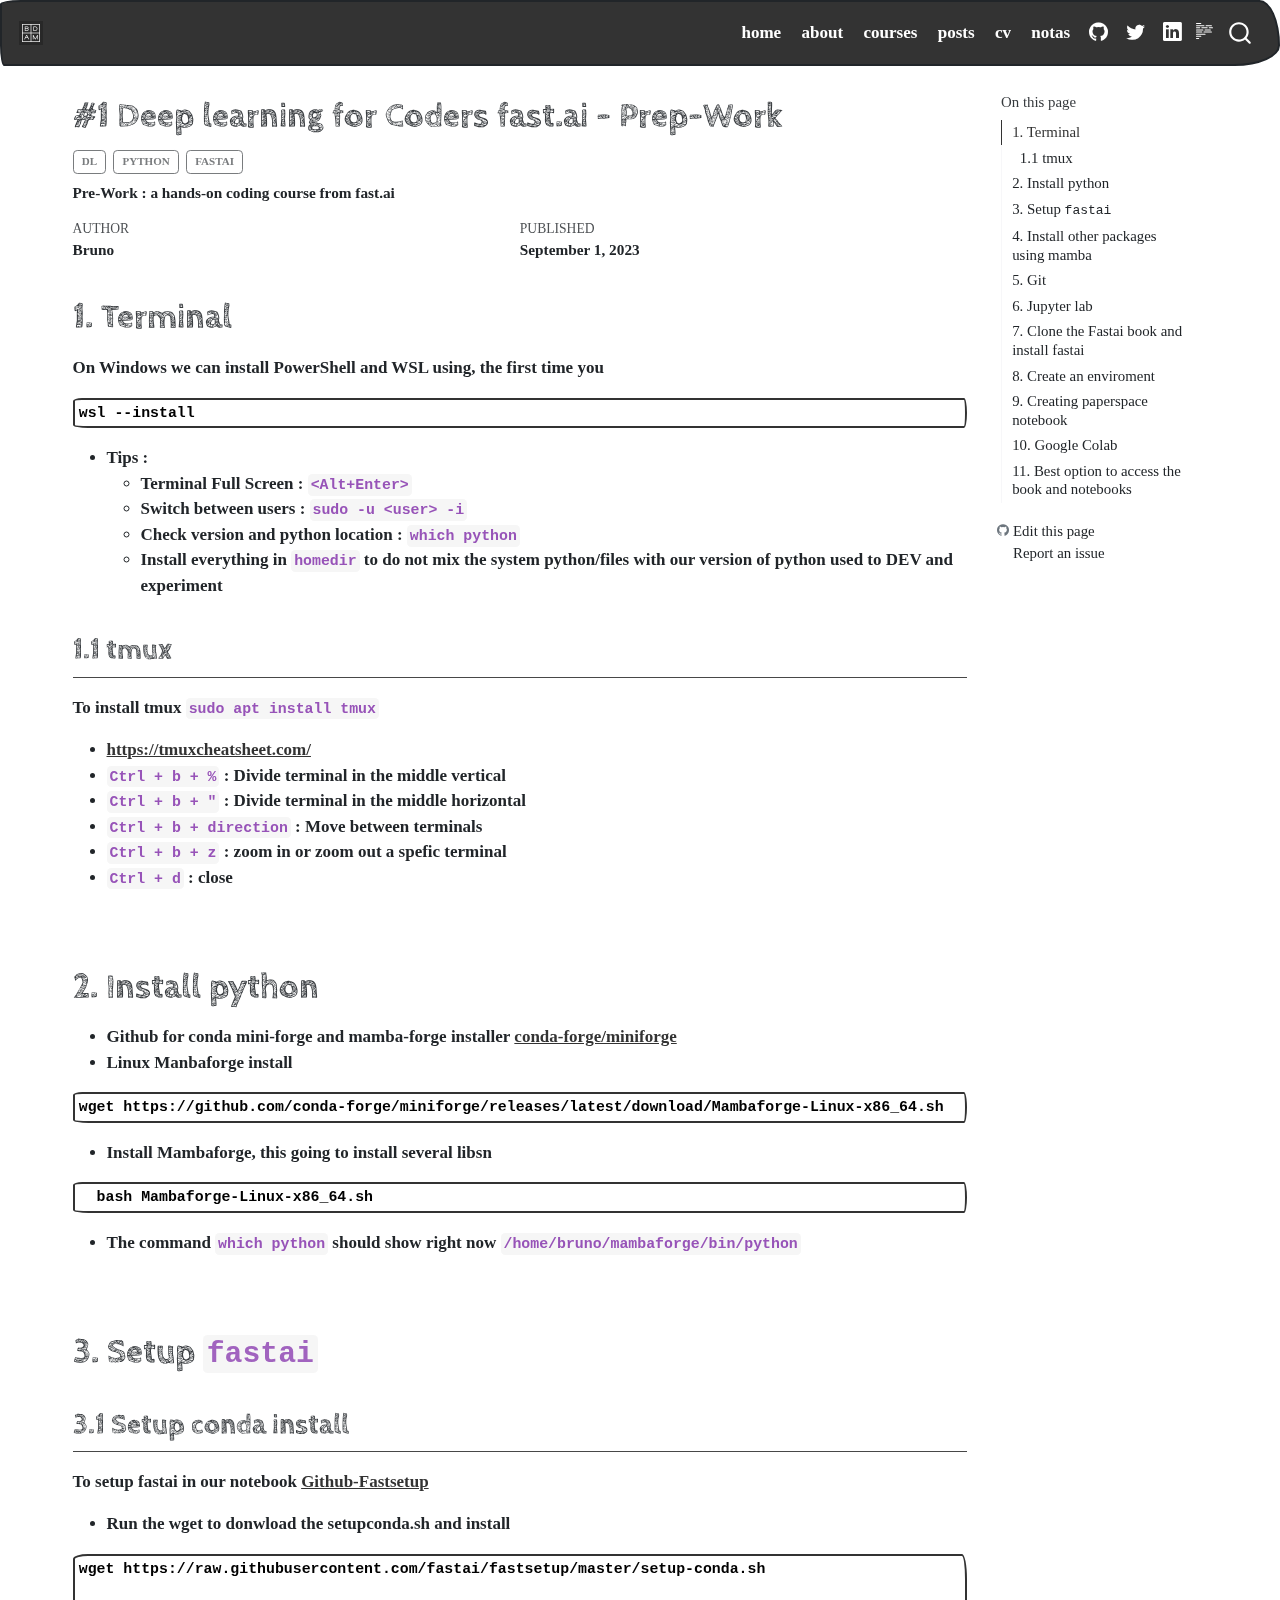
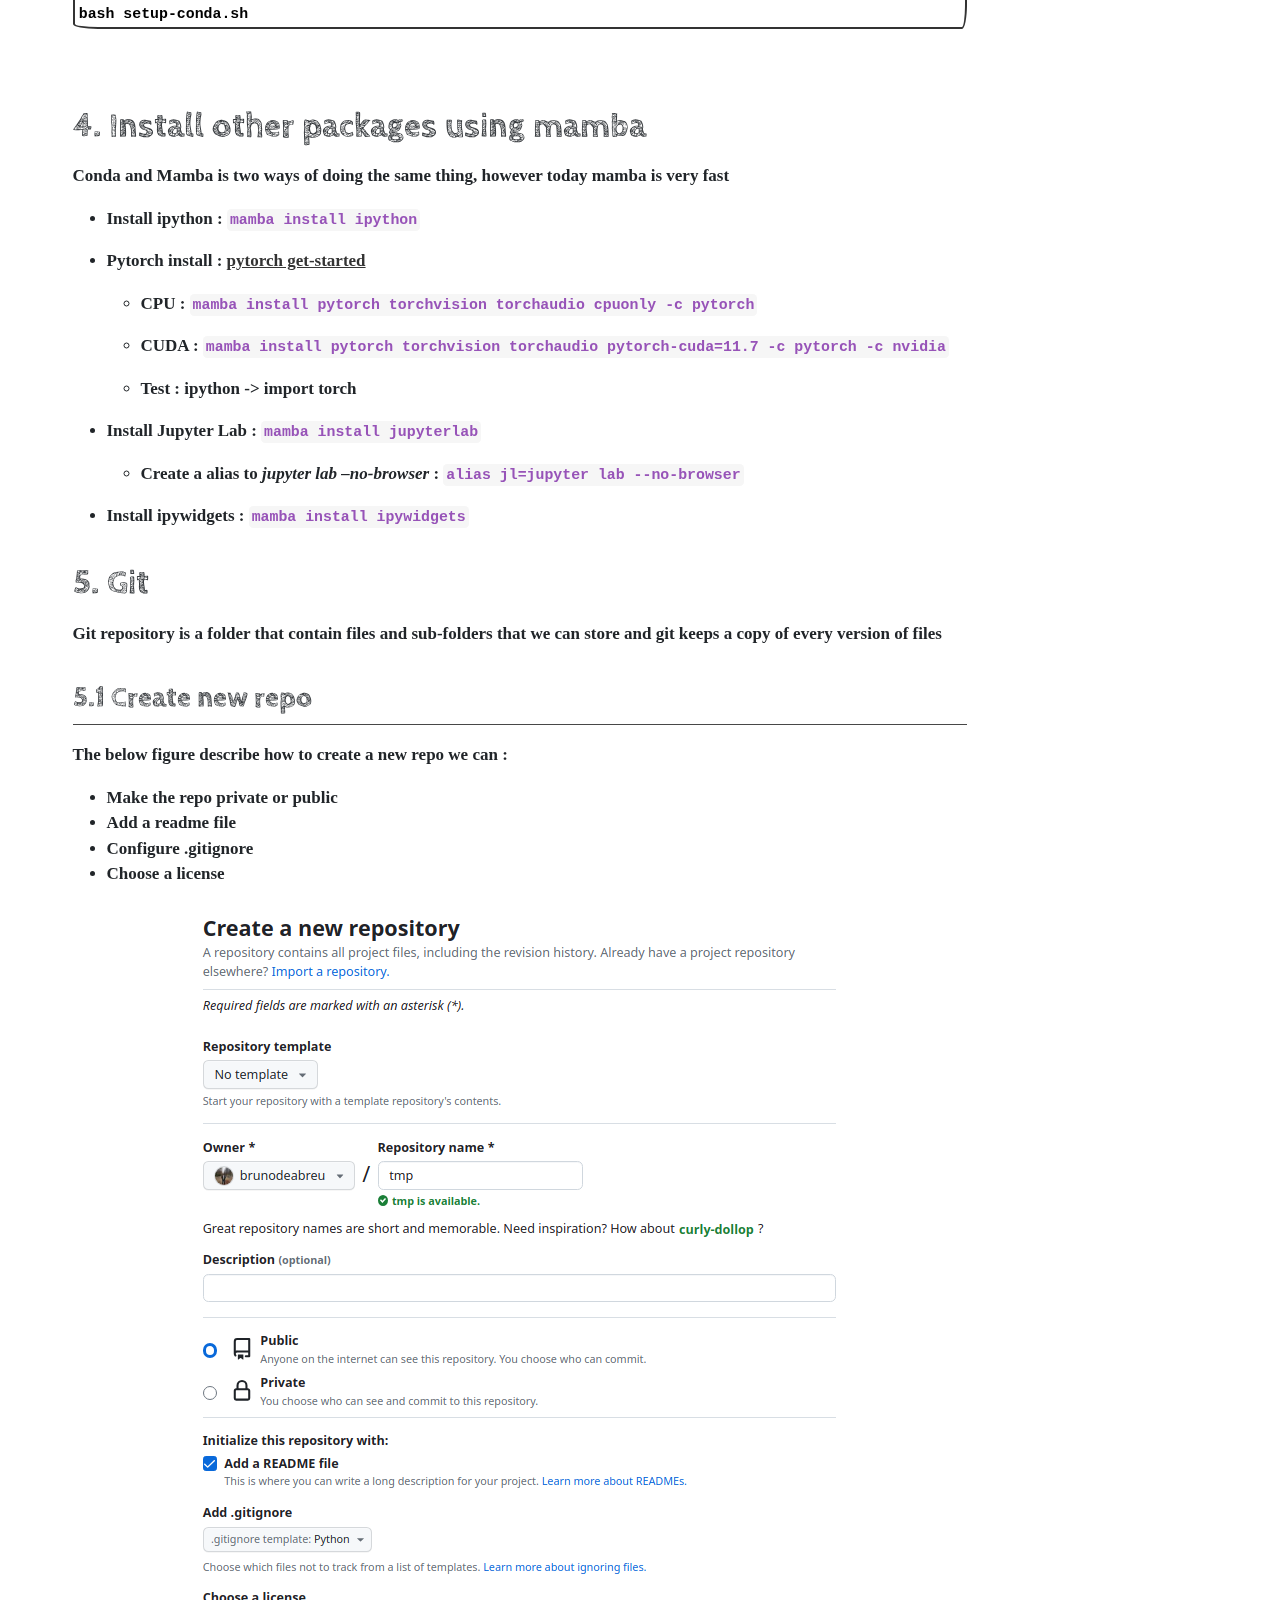
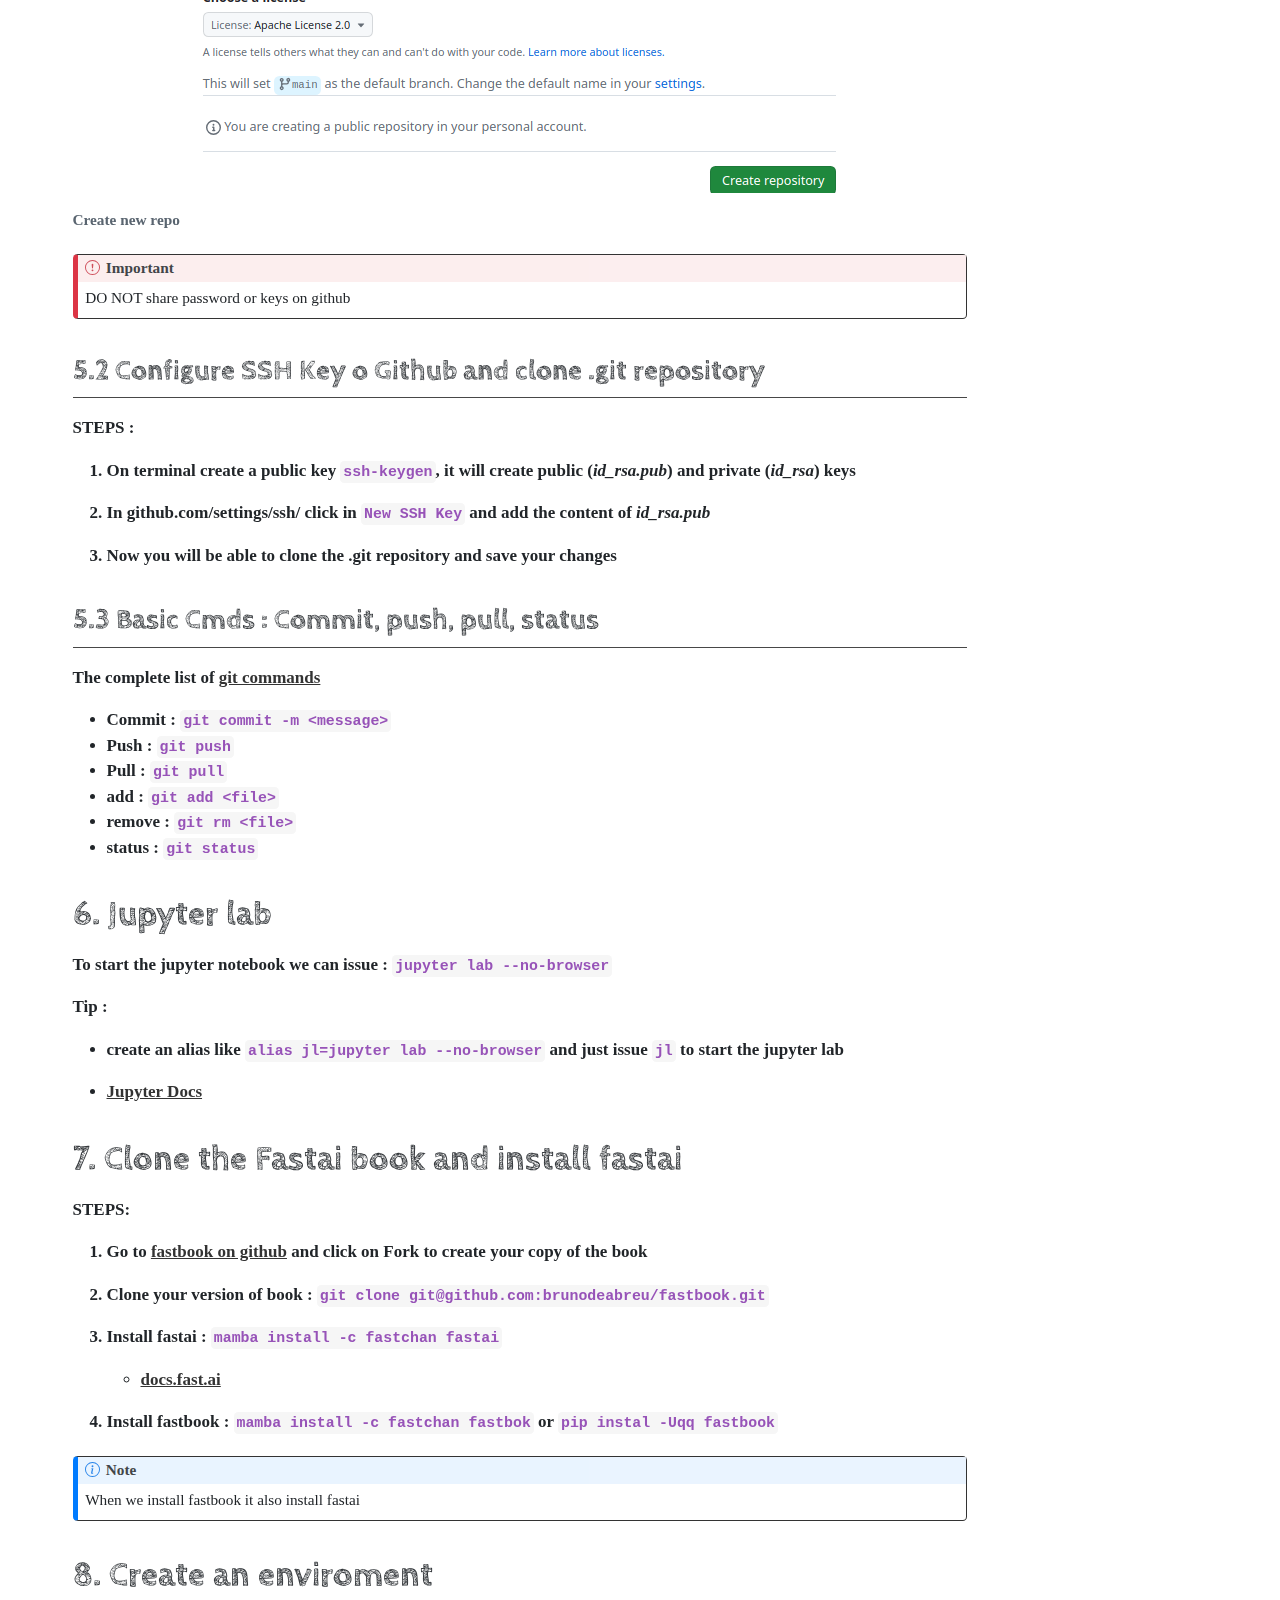
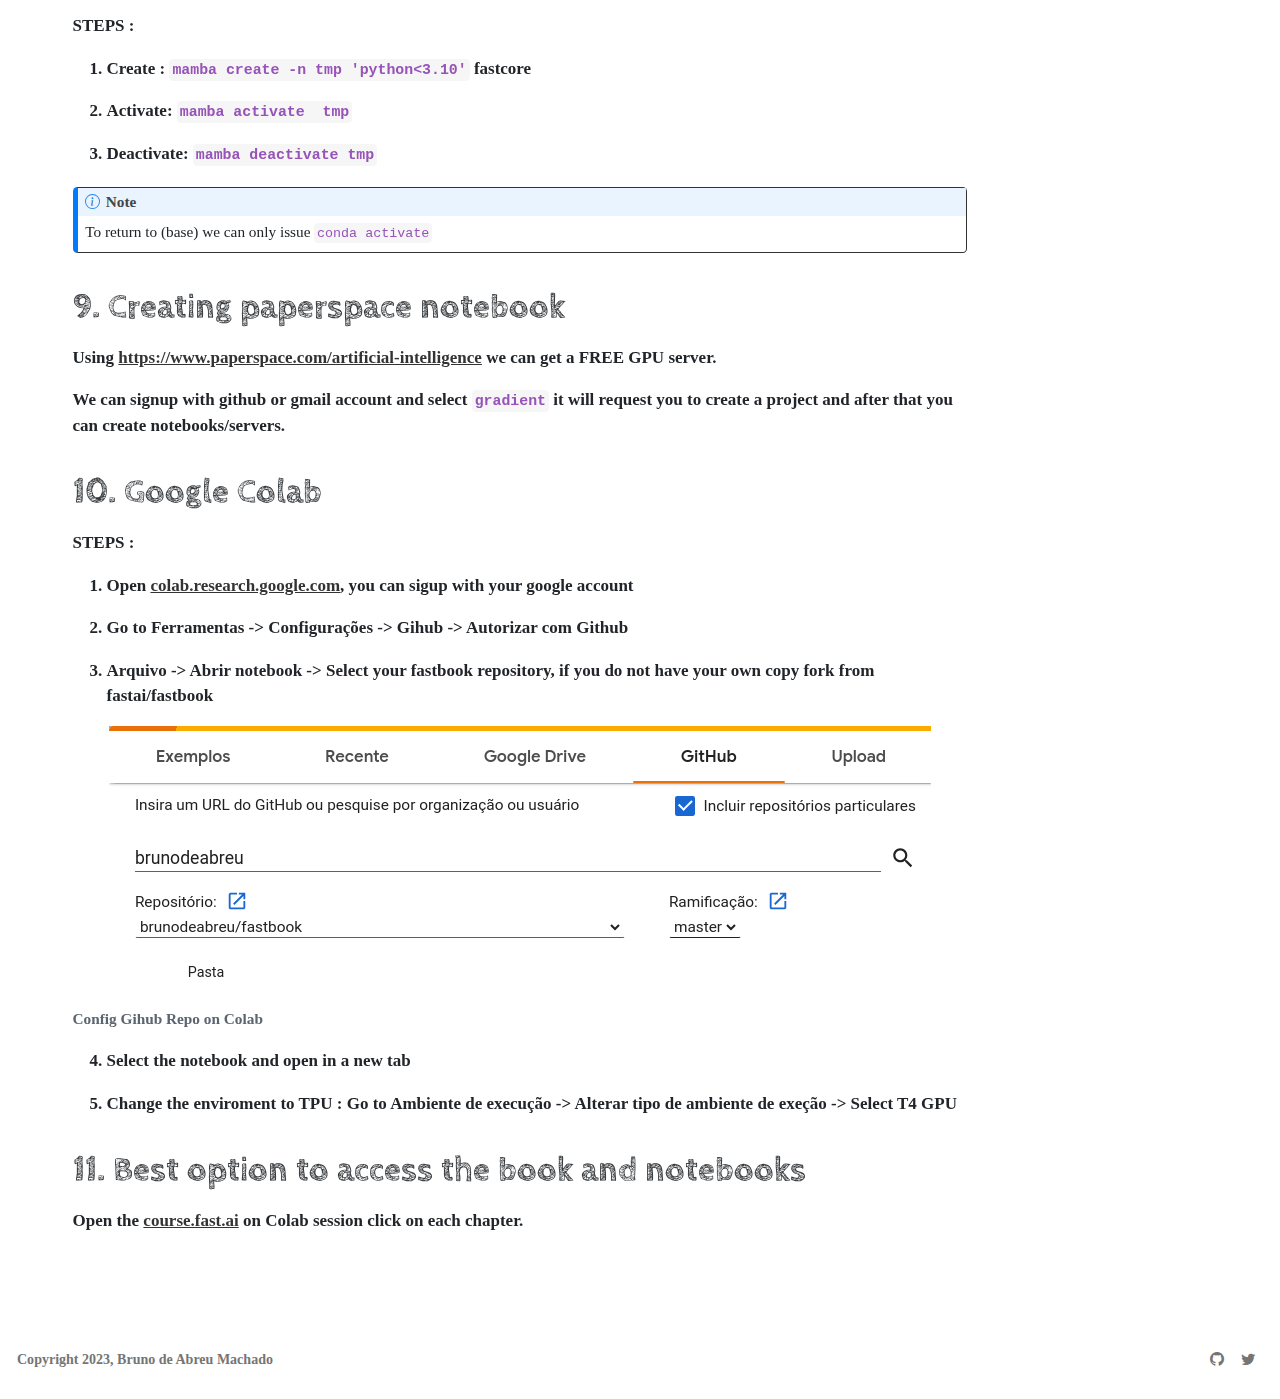
<file: docs/notas/2023-09-01-pre-work-deep-learning/index.html>
<!DOCTYPE html>
<html xmlns="http://www.w3.org/1999/xhtml" lang="en" xml:lang="en"><head>

<meta charset="utf-8">
<meta name="generator" content="quarto-1.3.450">

<meta name="viewport" content="width=device-width, initial-scale=1.0, user-scalable=yes">

<meta name="author" content="Bruno">
<meta name="dcterms.date" content="2023-09-01">
<meta name="description" content="Pre-Work : a hands-on coding course from fast.ai">

<title>Bruno de Abreu Machado - #1 Deep learning for Coders fast.ai - Prep-Work</title>
<style>
code{white-space: pre-wrap;}
span.smallcaps{font-variant: small-caps;}
div.columns{display: flex; gap: min(4vw, 1.5em);}
div.column{flex: auto; overflow-x: auto;}
div.hanging-indent{margin-left: 1.5em; text-indent: -1.5em;}
ul.task-list{list-style: none;}
ul.task-list li input[type="checkbox"] {
  width: 0.8em;
  margin: 0 0.8em 0.2em -1em; /* quarto-specific, see https://github.com/quarto-dev/quarto-cli/issues/4556 */ 
  vertical-align: middle;
}
</style>


<script src="../../site_libs/quarto-nav/quarto-nav.js"></script>
<script src="../../site_libs/quarto-nav/headroom.min.js"></script>
<script src="../../site_libs/clipboard/clipboard.min.js"></script>
<script src="../../site_libs/quarto-search/autocomplete.umd.js"></script>
<script src="../../site_libs/quarto-search/fuse.min.js"></script>
<script src="../../site_libs/quarto-search/quarto-search.js"></script>
<meta name="quarto:offset" content="../../">
<link href="../../img/favicon.png" rel="icon" type="image/png">
<script src="../../site_libs/quarto-html/quarto.js"></script>
<script src="../../site_libs/quarto-html/popper.min.js"></script>
<script src="../../site_libs/quarto-html/tippy.umd.min.js"></script>
<script src="../../site_libs/quarto-html/anchor.min.js"></script>
<link href="../../site_libs/quarto-html/tippy.css" rel="stylesheet">
<link href="../../site_libs/quarto-html/quarto-syntax-highlighting.css" rel="stylesheet" id="quarto-text-highlighting-styles">
<script src="../../site_libs/bootstrap/bootstrap.min.js"></script>
<link href="../../site_libs/bootstrap/bootstrap-icons.css" rel="stylesheet">
<link href="../../site_libs/bootstrap/bootstrap.min.css" rel="stylesheet" id="quarto-bootstrap" data-mode="light">
<script id="quarto-search-options" type="application/json">{
  "location": "navbar",
  "copy-button": false,
  "collapse-after": 3,
  "panel-placement": "end",
  "type": "overlay",
  "limit": 20,
  "language": {
    "search-no-results-text": "No results",
    "search-matching-documents-text": "matching documents",
    "search-copy-link-title": "Copy link to search",
    "search-hide-matches-text": "Hide additional matches",
    "search-more-match-text": "more match in this document",
    "search-more-matches-text": "more matches in this document",
    "search-clear-button-title": "Clear",
    "search-detached-cancel-button-title": "Cancel",
    "search-submit-button-title": "Submit",
    "search-label": "Search"
  }
}</script>


</head>

<body class="nav-fixed">

<div id="quarto-search-results"></div>
  <header id="quarto-header" class="headroom fixed-top">
    <nav class="navbar navbar-expand-lg navbar-dark ">
      <div class="navbar-container container-fluid">
      <div class="navbar-brand-container">
    <a href="../../index.html" class="navbar-brand navbar-brand-logo">
    <img src="../../img/favicon.png" alt="Bruno de Abreu Machado" class="navbar-logo">
    </a>
  </div>
            <div id="quarto-search" class="" title="Search"></div>
          <button class="navbar-toggler" type="button" data-bs-toggle="collapse" data-bs-target="#navbarCollapse" aria-controls="navbarCollapse" aria-expanded="false" aria-label="Toggle navigation" onclick="if (window.quartoToggleHeadroom) { window.quartoToggleHeadroom(); }">
  <span class="navbar-toggler-icon"></span>
</button>
          <div class="collapse navbar-collapse" id="navbarCollapse">
            <ul class="navbar-nav navbar-nav-scroll ms-auto">
  <li class="nav-item">
    <a class="nav-link" href="../../index.html" rel="" target="">
 <span class="menu-text">home</span></a>
  </li>  
  <li class="nav-item">
    <a class="nav-link" href="../../about.html" rel="" target="">
 <span class="menu-text">about</span></a>
  </li>  
  <li class="nav-item">
    <a class="nav-link" href="../../notas.html" rel="" target="">
 <span class="menu-text">courses</span></a>
  </li>  
  <li class="nav-item">
    <a class="nav-link" href="../../posts.html" rel="" target="">
 <span class="menu-text">posts</span></a>
  </li>  
  <li class="nav-item">
    <a class="nav-link" href="../../CV/resume.pdf" rel="" target="">
 <span class="menu-text">cv</span></a>
  </li>  
  <li class="nav-item">
    <a class="nav-link" href="https://brunodeabreu.com/book-notes-linux-learn/" rel="" target="">
 <span class="menu-text">notas</span></a>
  </li>  
  <li class="nav-item compact">
    <a class="nav-link" href="https://github.com/brunodeabreu" rel="" target=""><i class="bi bi-github" role="img">
</i> 
 <span class="menu-text"></span></a>
  </li>  
  <li class="nav-item compact">
    <a class="nav-link" href="https://twitter.com/bmachado" rel="" target=""><i class="bi bi-twitter" role="img">
</i> 
 <span class="menu-text"></span></a>
  </li>  
  <li class="nav-item compact">
    <a class="nav-link" href="https://www.linkedin.com/in/brunodeabreu/" rel="" target=""><i class="bi bi-linkedin" role="img">
</i> 
 <span class="menu-text"></span></a>
  </li>  
</ul>
            <div class="quarto-navbar-tools">
  <a href="" class="quarto-reader-toggle quarto-navigation-tool px-1" onclick="window.quartoToggleReader(); return false;" title="Toggle reader mode">
  <div class="quarto-reader-toggle-btn">
  <i class="bi"></i>
  </div>
</a>
</div>
          </div> <!-- /navcollapse -->
      </div> <!-- /container-fluid -->
    </nav>
</header>
<!-- content -->
<div id="quarto-content" class="quarto-container page-columns page-rows-contents page-layout-full page-navbar">
<!-- sidebar -->
<!-- margin-sidebar -->
    <div id="quarto-margin-sidebar" class="sidebar margin-sidebar">
        <nav id="TOC" role="doc-toc" class="toc-active">
    <h2 id="toc-title">On this page</h2>
   
  <ul>
  <li><a href="#terminal" id="toc-terminal" class="nav-link active" data-scroll-target="#terminal">1. Terminal</a>
  <ul class="collapse">
  <li><a href="#tmux" id="toc-tmux" class="nav-link" data-scroll-target="#tmux">1.1 tmux</a></li>
  </ul></li>
  <li><a href="#install-python" id="toc-install-python" class="nav-link" data-scroll-target="#install-python">2. Install python</a></li>
  <li><a href="#setup-fastai" id="toc-setup-fastai" class="nav-link" data-scroll-target="#setup-fastai">3. Setup <code>fastai</code></a>
  <ul class="collapse">
  <li><a href="#setup-conda-install" id="toc-setup-conda-install" class="nav-link" data-scroll-target="#setup-conda-install">3.1 Setup conda install</a></li>
  </ul></li>
  <li><a href="#install-other-packages-using-mamba" id="toc-install-other-packages-using-mamba" class="nav-link" data-scroll-target="#install-other-packages-using-mamba">4. Install other packages using mamba</a></li>
  <li><a href="#git" id="toc-git" class="nav-link" data-scroll-target="#git">5. Git</a>
  <ul class="collapse">
  <li><a href="#create-new-repo" id="toc-create-new-repo" class="nav-link" data-scroll-target="#create-new-repo">5.1 Create new repo</a></li>
  <li><a href="#configure-ssh-key-o-github-and-clone-.git-repository" id="toc-configure-ssh-key-o-github-and-clone-.git-repository" class="nav-link" data-scroll-target="#configure-ssh-key-o-github-and-clone-.git-repository">5.2 Configure SSH Key o Github and clone .git repository</a></li>
  <li><a href="#basic-cmds-commit-push-pull-status" id="toc-basic-cmds-commit-push-pull-status" class="nav-link" data-scroll-target="#basic-cmds-commit-push-pull-status">5.3 Basic Cmds : Commit, push, pull, status</a></li>
  </ul></li>
  <li><a href="#jupyter-lab" id="toc-jupyter-lab" class="nav-link" data-scroll-target="#jupyter-lab">6. Jupyter lab</a></li>
  <li><a href="#clone-the-fastai-book-and-install-fastai" id="toc-clone-the-fastai-book-and-install-fastai" class="nav-link" data-scroll-target="#clone-the-fastai-book-and-install-fastai">7. Clone the Fastai book and install fastai</a></li>
  <li><a href="#create-an-enviroment" id="toc-create-an-enviroment" class="nav-link" data-scroll-target="#create-an-enviroment">8. Create an enviroment</a></li>
  <li><a href="#creating-paperspace-notebook" id="toc-creating-paperspace-notebook" class="nav-link" data-scroll-target="#creating-paperspace-notebook">9. Creating paperspace notebook</a></li>
  <li><a href="#google-colab" id="toc-google-colab" class="nav-link" data-scroll-target="#google-colab">10. Google Colab</a></li>
  <li><a href="#best-option-to-access-the-book-and-notebooks" id="toc-best-option-to-access-the-book-and-notebooks" class="nav-link" data-scroll-target="#best-option-to-access-the-book-and-notebooks">11. Best option to access the book and notebooks</a></li>
  </ul>
<div class="toc-actions"><div><i class="bi bi-github"></i></div><div class="action-links"><p><a href="https://github.com/brunodeabreu/SitePessoal/edit/main/notas/2023-09-01-pre-work-deep-learning/index.qmd" class="toc-action">Edit this page</a></p><p><a href="https://github.com/brunodeabreu/SitePessoal/issues/new" class="toc-action">Report an issue</a></p></div></div></nav>
    </div>
<!-- main -->
<main class="content column-page-left" id="quarto-document-content">

<header id="title-block-header" class="quarto-title-block default">
<div class="quarto-title">
<h1 class="title">#1 Deep learning for Coders fast.ai - Prep-Work</h1>
  <div class="quarto-categories">
    <div class="quarto-category">DL</div>
    <div class="quarto-category">python</div>
    <div class="quarto-category">fastai</div>
  </div>
  </div>

<div>
  <div class="description">
    <p>Pre-Work : a hands-on coding course from fast.ai</p>
  </div>
</div>


<div class="quarto-title-meta">

    <div>
    <div class="quarto-title-meta-heading">Author</div>
    <div class="quarto-title-meta-contents">
             <p><a href="https://brunodeabreu.github.io">Bruno</a> </p>
          </div>
  </div>
    
    <div>
    <div class="quarto-title-meta-heading">Published</div>
    <div class="quarto-title-meta-contents">
      <p class="date">September 1, 2023</p>
    </div>
  </div>
  
    
  </div>
  

</header>

<section id="terminal" class="level1">
<h1>1. Terminal</h1>
<p>On Windows we can install PowerShell and WSL using, the first time you</p>
<pre><code>wsl --install</code></pre>
<ul>
<li>Tips :
<ul>
<li>Terminal Full Screen : <code>&lt;Alt+Enter&gt;</code></li>
<li>Switch between users : <code>sudo -u &lt;user&gt; -i</code></li>
<li>Check version and python location : <code>which python</code></li>
<li>Install everything in <code>homedir</code> to do not mix the system python/files with our version of python used to DEV and experiment</li>
</ul></li>
</ul>
<section id="tmux" class="level2">
<h2 class="anchored" data-anchor-id="tmux">1.1 tmux</h2>
<p>To install tmux <code>sudo apt install tmux</code></p>
<ul>
<li><a href="https://tmuxcheatsheet.com/">https://tmuxcheatsheet.com/</a></li>
<li><code>Ctrl + b + %</code> : Divide terminal in the middle vertical</li>
<li><code>Ctrl + b + "</code> : Divide terminal in the middle horizontal</li>
<li><code>Ctrl + b + direction</code> : Move between terminals</li>
<li><code>Ctrl + b + z</code> : zoom in or zoom out a spefic terminal</li>
<li><code>Ctrl + d</code> : close</li>
</ul>
<p><br></p>
</section>
</section>
<section id="install-python" class="level1">
<h1>2. Install python</h1>
<ul>
<li>Github for conda mini-forge and mamba-forge installer <a href="https://github.com/conda-forge/miniforge">conda-forge/miniforge</a></li>
<li>Linux Manbaforge install</li>
</ul>
<pre><code>wget https://github.com/conda-forge/miniforge/releases/latest/download/Mambaforge-Linux-x86_64.sh</code></pre>
<ul>
<li>Install Mambaforge, this going to install several libsn</li>
</ul>
<pre><code>  bash Mambaforge-Linux-x86_64.sh </code></pre>
<ul>
<li>The command <code>which python</code> should show right now <code>/home/bruno/mambaforge/bin/python</code></li>
</ul>
<p><br></p>
</section>
<section id="setup-fastai" class="level1">
<h1>3. Setup <code>fastai</code></h1>
<section id="setup-conda-install" class="level2">
<h2 class="anchored" data-anchor-id="setup-conda-install">3.1 Setup conda install</h2>
<p>To setup fastai in our notebook <a href="https://github.com/fastai/fastsetup">Github-Fastsetup</a></p>
<ul>
<li>Run the wget to donwload the setupconda.sh and install</li>
</ul>
<pre><code>wget https://raw.githubusercontent.com/fastai/fastsetup/master/setup-conda.sh

bash setup-conda.sh
</code></pre>
<p><br></p>
</section>
</section>
<section id="install-other-packages-using-mamba" class="level1">
<h1>4. Install other packages using mamba</h1>
<p><strong>Conda</strong> and <strong>Mamba</strong> is two ways of doing the same thing, however today mamba is very fast</p>
<ul>
<li><p>Install ipython : <code>mamba install ipython</code></p></li>
<li><p>Pytorch install : <a href="https://pytorch.org/get-started/locally/">pytorch get-started</a></p>
<ul>
<li><p>CPU : <code>mamba install pytorch torchvision torchaudio cpuonly -c pytorch</code></p></li>
<li><p>CUDA : <code>mamba install pytorch torchvision torchaudio pytorch-cuda=11.7 -c pytorch -c nvidia</code></p></li>
<li><p>Test : ipython -&gt; import torch</p></li>
</ul></li>
<li><p>Install Jupyter Lab : <code>mamba install jupyterlab</code></p>
<ul>
<li>Create a alias to <em>jupyter lab –no-browser</em> : <code>alias jl=jupyter lab --no-browser</code></li>
</ul></li>
<li><p>Install ipywidgets : <code>mamba install ipywidgets</code></p></li>
</ul>
</section>
<section id="git" class="level1">
<h1>5. Git</h1>
<p>Git repository is a folder that contain files and sub-folders that we can store and git keeps a copy of every version of files</p>
<section id="create-new-repo" class="level2">
<h2 class="anchored" data-anchor-id="create-new-repo">5.1 Create new repo</h2>
<p>The below figure describe how to create a new repo we can :</p>
<ul>
<li>Make the repo private or <strong>public</strong></li>
<li>Add a readme file</li>
<li>Configure <strong>.gitignore</strong></li>
<li>Choose a license</li>
</ul>
<div class="quarto-figure quarto-figure-center">
<figure class="figure">
<p><img src="img/github_create_new_repo.png" class="img-fluid figure-img"></p>
<figcaption class="figure-caption">Create new repo</figcaption>
</figure>
</div>
<div class="callout callout-style-default callout-important callout-titled">
<div class="callout-header d-flex align-content-center">
<div class="callout-icon-container">
<i class="callout-icon"></i>
</div>
<div class="callout-title-container flex-fill">
Important
</div>
</div>
<div class="callout-body-container callout-body">
<p>DO NOT share password or keys on github</p>
</div>
</div>
</section>
<section id="configure-ssh-key-o-github-and-clone-.git-repository" class="level2">
<h2 class="anchored" data-anchor-id="configure-ssh-key-o-github-and-clone-.git-repository">5.2 Configure SSH Key o Github and clone .git repository</h2>
<p>STEPS :</p>
<ol type="1">
<li><p>On terminal create a public key <code>ssh-keygen</code>, it will create public (<em>id_rsa.pub</em>) and private (<em>id_rsa</em>) keys</p></li>
<li><p>In github.com/settings/ssh/ click in <code>New SSH Key</code> and add the content of <em>id_rsa.pub</em></p></li>
<li><p>Now you will be able to clone the .git repository and save your changes</p></li>
</ol>
</section>
<section id="basic-cmds-commit-push-pull-status" class="level2">
<h2 class="anchored" data-anchor-id="basic-cmds-commit-push-pull-status">5.3 Basic Cmds : Commit, push, pull, status</h2>
<p>The complete list of <a href="https://git-scm.com/docs/git#_git_commands">git commands</a></p>
<ul>
<li><strong>Commit</strong> : <code>git commit -m &lt;message&gt;</code></li>
<li><strong>Push</strong> : <code>git push</code></li>
<li><strong>Pull</strong> : <code>git pull</code></li>
<li><strong>add</strong> : <code>git add &lt;file&gt;</code></li>
<li><strong>remove</strong> : <code>git rm &lt;file&gt;</code></li>
<li><strong>status</strong> : <code>git status</code></li>
</ul>
</section>
</section>
<section id="jupyter-lab" class="level1">
<h1>6. Jupyter lab</h1>
<p>To start the jupyter notebook we can issue : <code>jupyter lab --no-browser</code></p>
<p>Tip :</p>
<ul>
<li><p>create an alias like <code>alias jl=jupyter lab --no-browser</code> and just issue <code>jl</code> to start the jupyter lab</p></li>
<li><p><a href="https://docs.jupyter.org/en/latest/">Jupyter Docs</a></p></li>
</ul>
</section>
<section id="clone-the-fastai-book-and-install-fastai" class="level1">
<h1>7. Clone the Fastai book and install fastai</h1>
<p>STEPS:</p>
<ol type="1">
<li><p>Go to <a href="https://github.com/fastai/fastbook">fastbook on github</a> and click on Fork to create your copy of the book</p></li>
<li><p>Clone your version of book : <code>git clone git@github.com:brunodeabreu/fastbook.git</code></p></li>
<li><p>Install fastai : <code>mamba install -c fastchan fastai</code></p>
<ul>
<li><a href="https://docs.fast.ai/">docs.fast.ai</a></li>
</ul></li>
<li><p>Install fastbook : <code>mamba install -c fastchan fastbok</code> or <code>pip instal -Uqq fastbook</code></p></li>
</ol>
<div class="callout callout-style-default callout-note callout-titled">
<div class="callout-header d-flex align-content-center">
<div class="callout-icon-container">
<i class="callout-icon"></i>
</div>
<div class="callout-title-container flex-fill">
Note
</div>
</div>
<div class="callout-body-container callout-body">
<p>When we install fastbook it also install fastai</p>
</div>
</div>
</section>
<section id="create-an-enviroment" class="level1">
<h1>8. Create an enviroment</h1>
<p>STEPS :</p>
<ol type="1">
<li><p>Create : <code>mamba create -n tmp 'python&lt;3.10'</code> fastcore</p></li>
<li><p>Activate: <code>mamba activate  tmp</code></p></li>
<li><p>Deactivate: <code>mamba deactivate tmp</code></p></li>
</ol>
<div class="callout callout-style-default callout-note callout-titled">
<div class="callout-header d-flex align-content-center">
<div class="callout-icon-container">
<i class="callout-icon"></i>
</div>
<div class="callout-title-container flex-fill">
Note
</div>
</div>
<div class="callout-body-container callout-body">
<p>To return to (base) we can only issue <code>conda activate</code></p>
</div>
</div>
</section>
<section id="creating-paperspace-notebook" class="level1">
<h1>9. Creating paperspace notebook</h1>
<p>Using <a href="https://www.paperspace.com/artificial-intelligence">https://www.paperspace.com/artificial-intelligence</a> we can get a <strong>FREE</strong> GPU server.</p>
<p>We can signup with github or gmail account and select <code>gradient</code> it will request you to create a project and after that you can create notebooks/servers.</p>
</section>
<section id="google-colab" class="level1">
<h1>10. Google Colab</h1>
<p>STEPS :</p>
<ol type="1">
<li><p>Open <a href="https://colab.research.google.com/">colab.research.google.com</a>, you can sigup with your google account</p></li>
<li><p>Go to Ferramentas -&gt; Configurações -&gt; Gihub -&gt; Autorizar com Github</p></li>
<li><p>Arquivo -&gt; Abrir notebook -&gt; Select your fastbook repository, if you do not have your own copy fork from fastai/fastbook</p></li>
</ol>
<div class="quarto-figure quarto-figure-center">
<figure class="figure">
<p><img src="img/colab_github.png" class="img-fluid figure-img"></p>
<figcaption class="figure-caption">Config Gihub Repo on Colab</figcaption>
</figure>
</div>
<ol start="4" type="1">
<li><p>Select the notebook and open in a new tab</p></li>
<li><p>Change the enviroment to TPU : Go to Ambiente de execução -&gt; Alterar tipo de ambiente de exeção -&gt; Select T4 GPU</p></li>
</ol>
</section>
<section id="best-option-to-access-the-book-and-notebooks" class="level1">
<h1>11. Best option to access the book and notebooks</h1>
<p>Open the <a href="https://course.fast.ai/Resources/book.html">course.fast.ai</a> on <strong>Colab</strong> session click on each chapter.</p>


</section>

</main> <!-- /main -->
<script id="quarto-html-after-body" type="application/javascript">
window.document.addEventListener("DOMContentLoaded", function (event) {
  const toggleBodyColorMode = (bsSheetEl) => {
    const mode = bsSheetEl.getAttribute("data-mode");
    const bodyEl = window.document.querySelector("body");
    if (mode === "dark") {
      bodyEl.classList.add("quarto-dark");
      bodyEl.classList.remove("quarto-light");
    } else {
      bodyEl.classList.add("quarto-light");
      bodyEl.classList.remove("quarto-dark");
    }
  }
  const toggleBodyColorPrimary = () => {
    const bsSheetEl = window.document.querySelector("link#quarto-bootstrap");
    if (bsSheetEl) {
      toggleBodyColorMode(bsSheetEl);
    }
  }
  toggleBodyColorPrimary();  
  const icon = "";
  const anchorJS = new window.AnchorJS();
  anchorJS.options = {
    placement: 'right',
    icon: icon
  };
  anchorJS.add('.anchored');
  const isCodeAnnotation = (el) => {
    for (const clz of el.classList) {
      if (clz.startsWith('code-annotation-')) {                     
        return true;
      }
    }
    return false;
  }
  const clipboard = new window.ClipboardJS('.code-copy-button', {
    text: function(trigger) {
      const codeEl = trigger.previousElementSibling.cloneNode(true);
      for (const childEl of codeEl.children) {
        if (isCodeAnnotation(childEl)) {
          childEl.remove();
        }
      }
      return codeEl.innerText;
    }
  });
  clipboard.on('success', function(e) {
    // button target
    const button = e.trigger;
    // don't keep focus
    button.blur();
    // flash "checked"
    button.classList.add('code-copy-button-checked');
    var currentTitle = button.getAttribute("title");
    button.setAttribute("title", "Copied!");
    let tooltip;
    if (window.bootstrap) {
      button.setAttribute("data-bs-toggle", "tooltip");
      button.setAttribute("data-bs-placement", "left");
      button.setAttribute("data-bs-title", "Copied!");
      tooltip = new bootstrap.Tooltip(button, 
        { trigger: "manual", 
          customClass: "code-copy-button-tooltip",
          offset: [0, -8]});
      tooltip.show();    
    }
    setTimeout(function() {
      if (tooltip) {
        tooltip.hide();
        button.removeAttribute("data-bs-title");
        button.removeAttribute("data-bs-toggle");
        button.removeAttribute("data-bs-placement");
      }
      button.setAttribute("title", currentTitle);
      button.classList.remove('code-copy-button-checked');
    }, 1000);
    // clear code selection
    e.clearSelection();
  });
  function tippyHover(el, contentFn) {
    const config = {
      allowHTML: true,
      content: contentFn,
      maxWidth: 500,
      delay: 100,
      arrow: false,
      appendTo: function(el) {
          return el.parentElement;
      },
      interactive: true,
      interactiveBorder: 10,
      theme: 'quarto',
      placement: 'bottom-start'
    };
    window.tippy(el, config); 
  }
  const noterefs = window.document.querySelectorAll('a[role="doc-noteref"]');
  for (var i=0; i<noterefs.length; i++) {
    const ref = noterefs[i];
    tippyHover(ref, function() {
      // use id or data attribute instead here
      let href = ref.getAttribute('data-footnote-href') || ref.getAttribute('href');
      try { href = new URL(href).hash; } catch {}
      const id = href.replace(/^#\/?/, "");
      const note = window.document.getElementById(id);
      return note.innerHTML;
    });
  }
      let selectedAnnoteEl;
      const selectorForAnnotation = ( cell, annotation) => {
        let cellAttr = 'data-code-cell="' + cell + '"';
        let lineAttr = 'data-code-annotation="' +  annotation + '"';
        const selector = 'span[' + cellAttr + '][' + lineAttr + ']';
        return selector;
      }
      const selectCodeLines = (annoteEl) => {
        const doc = window.document;
        const targetCell = annoteEl.getAttribute("data-target-cell");
        const targetAnnotation = annoteEl.getAttribute("data-target-annotation");
        const annoteSpan = window.document.querySelector(selectorForAnnotation(targetCell, targetAnnotation));
        const lines = annoteSpan.getAttribute("data-code-lines").split(",");
        const lineIds = lines.map((line) => {
          return targetCell + "-" + line;
        })
        let top = null;
        let height = null;
        let parent = null;
        if (lineIds.length > 0) {
            //compute the position of the single el (top and bottom and make a div)
            const el = window.document.getElementById(lineIds[0]);
            top = el.offsetTop;
            height = el.offsetHeight;
            parent = el.parentElement.parentElement;
          if (lineIds.length > 1) {
            const lastEl = window.document.getElementById(lineIds[lineIds.length - 1]);
            const bottom = lastEl.offsetTop + lastEl.offsetHeight;
            height = bottom - top;
          }
          if (top !== null && height !== null && parent !== null) {
            // cook up a div (if necessary) and position it 
            let div = window.document.getElementById("code-annotation-line-highlight");
            if (div === null) {
              div = window.document.createElement("div");
              div.setAttribute("id", "code-annotation-line-highlight");
              div.style.position = 'absolute';
              parent.appendChild(div);
            }
            div.style.top = top - 2 + "px";
            div.style.height = height + 4 + "px";
            let gutterDiv = window.document.getElementById("code-annotation-line-highlight-gutter");
            if (gutterDiv === null) {
              gutterDiv = window.document.createElement("div");
              gutterDiv.setAttribute("id", "code-annotation-line-highlight-gutter");
              gutterDiv.style.position = 'absolute';
              const codeCell = window.document.getElementById(targetCell);
              const gutter = codeCell.querySelector('.code-annotation-gutter');
              gutter.appendChild(gutterDiv);
            }
            gutterDiv.style.top = top - 2 + "px";
            gutterDiv.style.height = height + 4 + "px";
          }
          selectedAnnoteEl = annoteEl;
        }
      };
      const unselectCodeLines = () => {
        const elementsIds = ["code-annotation-line-highlight", "code-annotation-line-highlight-gutter"];
        elementsIds.forEach((elId) => {
          const div = window.document.getElementById(elId);
          if (div) {
            div.remove();
          }
        });
        selectedAnnoteEl = undefined;
      };
      // Attach click handler to the DT
      const annoteDls = window.document.querySelectorAll('dt[data-target-cell]');
      for (const annoteDlNode of annoteDls) {
        annoteDlNode.addEventListener('click', (event) => {
          const clickedEl = event.target;
          if (clickedEl !== selectedAnnoteEl) {
            unselectCodeLines();
            const activeEl = window.document.querySelector('dt[data-target-cell].code-annotation-active');
            if (activeEl) {
              activeEl.classList.remove('code-annotation-active');
            }
            selectCodeLines(clickedEl);
            clickedEl.classList.add('code-annotation-active');
          } else {
            // Unselect the line
            unselectCodeLines();
            clickedEl.classList.remove('code-annotation-active');
          }
        });
      }
  const findCites = (el) => {
    const parentEl = el.parentElement;
    if (parentEl) {
      const cites = parentEl.dataset.cites;
      if (cites) {
        return {
          el,
          cites: cites.split(' ')
        };
      } else {
        return findCites(el.parentElement)
      }
    } else {
      return undefined;
    }
  };
  var bibliorefs = window.document.querySelectorAll('a[role="doc-biblioref"]');
  for (var i=0; i<bibliorefs.length; i++) {
    const ref = bibliorefs[i];
    const citeInfo = findCites(ref);
    if (citeInfo) {
      tippyHover(citeInfo.el, function() {
        var popup = window.document.createElement('div');
        citeInfo.cites.forEach(function(cite) {
          var citeDiv = window.document.createElement('div');
          citeDiv.classList.add('hanging-indent');
          citeDiv.classList.add('csl-entry');
          var biblioDiv = window.document.getElementById('ref-' + cite);
          if (biblioDiv) {
            citeDiv.innerHTML = biblioDiv.innerHTML;
          }
          popup.appendChild(citeDiv);
        });
        return popup.innerHTML;
      });
    }
  }
});
</script>
</div> <!-- /content -->
<footer class="footer">
  <div class="nav-footer">
    <div class="nav-footer-left">
      <ul class="footer-items list-unstyled">
    <li class="nav-item">
 Copyright 2023, Bruno de Abreu Machado
  </li>  
</ul>
    </div>   
    <div class="nav-footer-center">
      &nbsp;
    </div>
    <div class="nav-footer-right">
      <ul class="footer-items list-unstyled">
    <li class="nav-item compact">
    <a class="nav-link" href="https://github.com/brunodeabreu">
      <i class="bi bi-github" role="img">
</i> 
    </a>
  </li>  
    <li class="nav-item compact">
    <a class="nav-link" href="https://twitter.com/__bmachado__">
      <i class="bi bi-twitter" role="img">
</i> 
    </a>
  </li>  
</ul>
    </div>
  </div>
</footer>



</body></html>
</file>
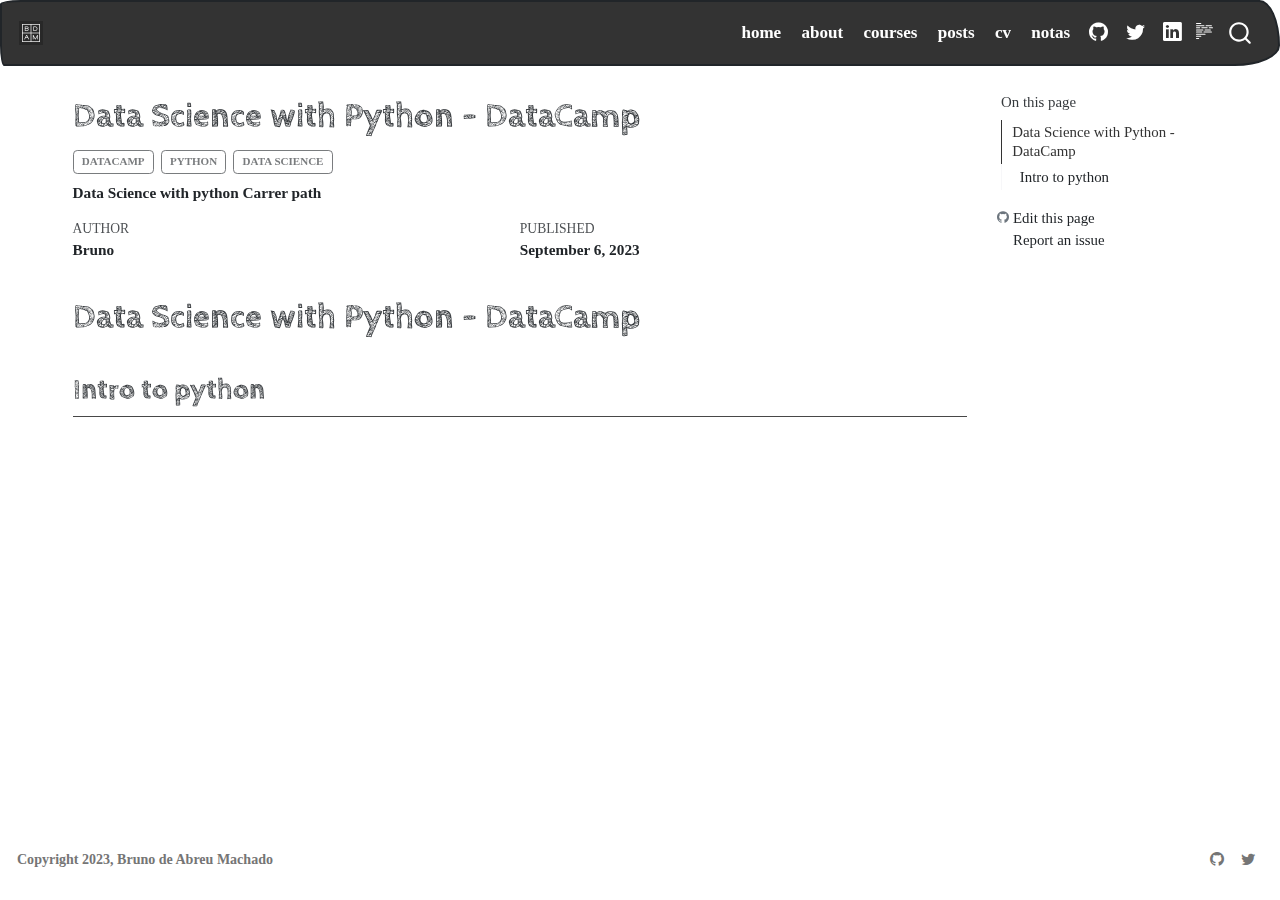
<file: docs/notas/2023-09-06-DataCamp/index.html>
<!DOCTYPE html>
<html xmlns="http://www.w3.org/1999/xhtml" lang="en" xml:lang="en"><head>

<meta charset="utf-8">
<meta name="generator" content="quarto-1.3.450">

<meta name="viewport" content="width=device-width, initial-scale=1.0, user-scalable=yes">

<meta name="author" content="Bruno">
<meta name="dcterms.date" content="2023-09-06">
<meta name="description" content="Data Science with python Carrer path">

<title>Bruno de Abreu Machado - Data Science with Python - DataCamp</title>
<style>
code{white-space: pre-wrap;}
span.smallcaps{font-variant: small-caps;}
div.columns{display: flex; gap: min(4vw, 1.5em);}
div.column{flex: auto; overflow-x: auto;}
div.hanging-indent{margin-left: 1.5em; text-indent: -1.5em;}
ul.task-list{list-style: none;}
ul.task-list li input[type="checkbox"] {
  width: 0.8em;
  margin: 0 0.8em 0.2em -1em; /* quarto-specific, see https://github.com/quarto-dev/quarto-cli/issues/4556 */ 
  vertical-align: middle;
}
</style>


<script src="../../site_libs/quarto-nav/quarto-nav.js"></script>
<script src="../../site_libs/quarto-nav/headroom.min.js"></script>
<script src="../../site_libs/clipboard/clipboard.min.js"></script>
<script src="../../site_libs/quarto-search/autocomplete.umd.js"></script>
<script src="../../site_libs/quarto-search/fuse.min.js"></script>
<script src="../../site_libs/quarto-search/quarto-search.js"></script>
<meta name="quarto:offset" content="../../">
<link href="../../img/favicon.png" rel="icon" type="image/png">
<script src="../../site_libs/quarto-html/quarto.js"></script>
<script src="../../site_libs/quarto-html/popper.min.js"></script>
<script src="../../site_libs/quarto-html/tippy.umd.min.js"></script>
<script src="../../site_libs/quarto-html/anchor.min.js"></script>
<link href="../../site_libs/quarto-html/tippy.css" rel="stylesheet">
<link href="../../site_libs/quarto-html/quarto-syntax-highlighting.css" rel="stylesheet" id="quarto-text-highlighting-styles">
<script src="../../site_libs/bootstrap/bootstrap.min.js"></script>
<link href="../../site_libs/bootstrap/bootstrap-icons.css" rel="stylesheet">
<link href="../../site_libs/bootstrap/bootstrap.min.css" rel="stylesheet" id="quarto-bootstrap" data-mode="light">
<script id="quarto-search-options" type="application/json">{
  "location": "navbar",
  "copy-button": false,
  "collapse-after": 3,
  "panel-placement": "end",
  "type": "overlay",
  "limit": 20,
  "language": {
    "search-no-results-text": "No results",
    "search-matching-documents-text": "matching documents",
    "search-copy-link-title": "Copy link to search",
    "search-hide-matches-text": "Hide additional matches",
    "search-more-match-text": "more match in this document",
    "search-more-matches-text": "more matches in this document",
    "search-clear-button-title": "Clear",
    "search-detached-cancel-button-title": "Cancel",
    "search-submit-button-title": "Submit",
    "search-label": "Search"
  }
}</script>


</head>

<body class="nav-fixed">

<div id="quarto-search-results"></div>
  <header id="quarto-header" class="headroom fixed-top">
    <nav class="navbar navbar-expand-lg navbar-dark ">
      <div class="navbar-container container-fluid">
      <div class="navbar-brand-container">
    <a href="../../index.html" class="navbar-brand navbar-brand-logo">
    <img src="../../img/favicon.png" alt="Bruno de Abreu Machado" class="navbar-logo">
    </a>
  </div>
            <div id="quarto-search" class="" title="Search"></div>
          <button class="navbar-toggler" type="button" data-bs-toggle="collapse" data-bs-target="#navbarCollapse" aria-controls="navbarCollapse" aria-expanded="false" aria-label="Toggle navigation" onclick="if (window.quartoToggleHeadroom) { window.quartoToggleHeadroom(); }">
  <span class="navbar-toggler-icon"></span>
</button>
          <div class="collapse navbar-collapse" id="navbarCollapse">
            <ul class="navbar-nav navbar-nav-scroll ms-auto">
  <li class="nav-item">
    <a class="nav-link" href="../../index.html" rel="" target="">
 <span class="menu-text">home</span></a>
  </li>  
  <li class="nav-item">
    <a class="nav-link" href="../../about.html" rel="" target="">
 <span class="menu-text">about</span></a>
  </li>  
  <li class="nav-item">
    <a class="nav-link" href="../../notas.html" rel="" target="">
 <span class="menu-text">courses</span></a>
  </li>  
  <li class="nav-item">
    <a class="nav-link" href="../../posts.html" rel="" target="">
 <span class="menu-text">posts</span></a>
  </li>  
  <li class="nav-item">
    <a class="nav-link" href="../../CV/resume.pdf" rel="" target="">
 <span class="menu-text">cv</span></a>
  </li>  
  <li class="nav-item">
    <a class="nav-link" href="https://brunodeabreu.com/book-notes-linux-learn/" rel="" target="">
 <span class="menu-text">notas</span></a>
  </li>  
  <li class="nav-item compact">
    <a class="nav-link" href="https://github.com/brunodeabreu" rel="" target=""><i class="bi bi-github" role="img">
</i> 
 <span class="menu-text"></span></a>
  </li>  
  <li class="nav-item compact">
    <a class="nav-link" href="https://twitter.com/bmachado" rel="" target=""><i class="bi bi-twitter" role="img">
</i> 
 <span class="menu-text"></span></a>
  </li>  
  <li class="nav-item compact">
    <a class="nav-link" href="https://www.linkedin.com/in/brunodeabreu/" rel="" target=""><i class="bi bi-linkedin" role="img">
</i> 
 <span class="menu-text"></span></a>
  </li>  
</ul>
            <div class="quarto-navbar-tools">
  <a href="" class="quarto-reader-toggle quarto-navigation-tool px-1" onclick="window.quartoToggleReader(); return false;" title="Toggle reader mode">
  <div class="quarto-reader-toggle-btn">
  <i class="bi"></i>
  </div>
</a>
</div>
          </div> <!-- /navcollapse -->
      </div> <!-- /container-fluid -->
    </nav>
</header>
<!-- content -->
<div id="quarto-content" class="quarto-container page-columns page-rows-contents page-layout-full page-navbar">
<!-- sidebar -->
<!-- margin-sidebar -->
    <div id="quarto-margin-sidebar" class="sidebar margin-sidebar">
        <nav id="TOC" role="doc-toc" class="toc-active">
    <h2 id="toc-title">On this page</h2>
   
  <ul>
  <li><a href="#data-science-with-python---datacamp" id="toc-data-science-with-python---datacamp" class="nav-link active" data-scroll-target="#data-science-with-python---datacamp">Data Science with Python - DataCamp</a>
  <ul class="collapse">
  <li><a href="#intro-to-python" id="toc-intro-to-python" class="nav-link" data-scroll-target="#intro-to-python">Intro to python</a></li>
  </ul></li>
  </ul>
<div class="toc-actions"><div><i class="bi bi-github"></i></div><div class="action-links"><p><a href="https://github.com/brunodeabreu/SitePessoal/edit/main/notas/2023-09-06-DataCamp/index.qmd" class="toc-action">Edit this page</a></p><p><a href="https://github.com/brunodeabreu/SitePessoal/issues/new" class="toc-action">Report an issue</a></p></div></div></nav>
    </div>
<!-- main -->
<main class="content column-page-left" id="quarto-document-content">

<header id="title-block-header" class="quarto-title-block default">
<div class="quarto-title">
<h1 class="title">Data Science with Python - DataCamp</h1>
  <div class="quarto-categories">
    <div class="quarto-category">datacamp</div>
    <div class="quarto-category">python</div>
    <div class="quarto-category">data science</div>
  </div>
  </div>

<div>
  <div class="description">
    <p>Data Science with python Carrer path</p>
  </div>
</div>


<div class="quarto-title-meta">

    <div>
    <div class="quarto-title-meta-heading">Author</div>
    <div class="quarto-title-meta-contents">
             <p><a href="https://brunodeabreu.github.io">Bruno</a> </p>
          </div>
  </div>
    
    <div>
    <div class="quarto-title-meta-heading">Published</div>
    <div class="quarto-title-meta-contents">
      <p class="date">September 6, 2023</p>
    </div>
  </div>
  
    
  </div>
  

</header>

<section id="data-science-with-python---datacamp" class="level1">
<h1>Data Science with Python - DataCamp</h1>
<!--## Intermediate python-->
<section id="intro-to-python" class="level2">
<h2 class="anchored" data-anchor-id="intro-to-python">Intro to python</h2>


</section>
</section>

</main> <!-- /main -->
<script id="quarto-html-after-body" type="application/javascript">
window.document.addEventListener("DOMContentLoaded", function (event) {
  const toggleBodyColorMode = (bsSheetEl) => {
    const mode = bsSheetEl.getAttribute("data-mode");
    const bodyEl = window.document.querySelector("body");
    if (mode === "dark") {
      bodyEl.classList.add("quarto-dark");
      bodyEl.classList.remove("quarto-light");
    } else {
      bodyEl.classList.add("quarto-light");
      bodyEl.classList.remove("quarto-dark");
    }
  }
  const toggleBodyColorPrimary = () => {
    const bsSheetEl = window.document.querySelector("link#quarto-bootstrap");
    if (bsSheetEl) {
      toggleBodyColorMode(bsSheetEl);
    }
  }
  toggleBodyColorPrimary();  
  const icon = "";
  const anchorJS = new window.AnchorJS();
  anchorJS.options = {
    placement: 'right',
    icon: icon
  };
  anchorJS.add('.anchored');
  const isCodeAnnotation = (el) => {
    for (const clz of el.classList) {
      if (clz.startsWith('code-annotation-')) {                     
        return true;
      }
    }
    return false;
  }
  const clipboard = new window.ClipboardJS('.code-copy-button', {
    text: function(trigger) {
      const codeEl = trigger.previousElementSibling.cloneNode(true);
      for (const childEl of codeEl.children) {
        if (isCodeAnnotation(childEl)) {
          childEl.remove();
        }
      }
      return codeEl.innerText;
    }
  });
  clipboard.on('success', function(e) {
    // button target
    const button = e.trigger;
    // don't keep focus
    button.blur();
    // flash "checked"
    button.classList.add('code-copy-button-checked');
    var currentTitle = button.getAttribute("title");
    button.setAttribute("title", "Copied!");
    let tooltip;
    if (window.bootstrap) {
      button.setAttribute("data-bs-toggle", "tooltip");
      button.setAttribute("data-bs-placement", "left");
      button.setAttribute("data-bs-title", "Copied!");
      tooltip = new bootstrap.Tooltip(button, 
        { trigger: "manual", 
          customClass: "code-copy-button-tooltip",
          offset: [0, -8]});
      tooltip.show();    
    }
    setTimeout(function() {
      if (tooltip) {
        tooltip.hide();
        button.removeAttribute("data-bs-title");
        button.removeAttribute("data-bs-toggle");
        button.removeAttribute("data-bs-placement");
      }
      button.setAttribute("title", currentTitle);
      button.classList.remove('code-copy-button-checked');
    }, 1000);
    // clear code selection
    e.clearSelection();
  });
  function tippyHover(el, contentFn) {
    const config = {
      allowHTML: true,
      content: contentFn,
      maxWidth: 500,
      delay: 100,
      arrow: false,
      appendTo: function(el) {
          return el.parentElement;
      },
      interactive: true,
      interactiveBorder: 10,
      theme: 'quarto',
      placement: 'bottom-start'
    };
    window.tippy(el, config); 
  }
  const noterefs = window.document.querySelectorAll('a[role="doc-noteref"]');
  for (var i=0; i<noterefs.length; i++) {
    const ref = noterefs[i];
    tippyHover(ref, function() {
      // use id or data attribute instead here
      let href = ref.getAttribute('data-footnote-href') || ref.getAttribute('href');
      try { href = new URL(href).hash; } catch {}
      const id = href.replace(/^#\/?/, "");
      const note = window.document.getElementById(id);
      return note.innerHTML;
    });
  }
      let selectedAnnoteEl;
      const selectorForAnnotation = ( cell, annotation) => {
        let cellAttr = 'data-code-cell="' + cell + '"';
        let lineAttr = 'data-code-annotation="' +  annotation + '"';
        const selector = 'span[' + cellAttr + '][' + lineAttr + ']';
        return selector;
      }
      const selectCodeLines = (annoteEl) => {
        const doc = window.document;
        const targetCell = annoteEl.getAttribute("data-target-cell");
        const targetAnnotation = annoteEl.getAttribute("data-target-annotation");
        const annoteSpan = window.document.querySelector(selectorForAnnotation(targetCell, targetAnnotation));
        const lines = annoteSpan.getAttribute("data-code-lines").split(",");
        const lineIds = lines.map((line) => {
          return targetCell + "-" + line;
        })
        let top = null;
        let height = null;
        let parent = null;
        if (lineIds.length > 0) {
            //compute the position of the single el (top and bottom and make a div)
            const el = window.document.getElementById(lineIds[0]);
            top = el.offsetTop;
            height = el.offsetHeight;
            parent = el.parentElement.parentElement;
          if (lineIds.length > 1) {
            const lastEl = window.document.getElementById(lineIds[lineIds.length - 1]);
            const bottom = lastEl.offsetTop + lastEl.offsetHeight;
            height = bottom - top;
          }
          if (top !== null && height !== null && parent !== null) {
            // cook up a div (if necessary) and position it 
            let div = window.document.getElementById("code-annotation-line-highlight");
            if (div === null) {
              div = window.document.createElement("div");
              div.setAttribute("id", "code-annotation-line-highlight");
              div.style.position = 'absolute';
              parent.appendChild(div);
            }
            div.style.top = top - 2 + "px";
            div.style.height = height + 4 + "px";
            let gutterDiv = window.document.getElementById("code-annotation-line-highlight-gutter");
            if (gutterDiv === null) {
              gutterDiv = window.document.createElement("div");
              gutterDiv.setAttribute("id", "code-annotation-line-highlight-gutter");
              gutterDiv.style.position = 'absolute';
              const codeCell = window.document.getElementById(targetCell);
              const gutter = codeCell.querySelector('.code-annotation-gutter');
              gutter.appendChild(gutterDiv);
            }
            gutterDiv.style.top = top - 2 + "px";
            gutterDiv.style.height = height + 4 + "px";
          }
          selectedAnnoteEl = annoteEl;
        }
      };
      const unselectCodeLines = () => {
        const elementsIds = ["code-annotation-line-highlight", "code-annotation-line-highlight-gutter"];
        elementsIds.forEach((elId) => {
          const div = window.document.getElementById(elId);
          if (div) {
            div.remove();
          }
        });
        selectedAnnoteEl = undefined;
      };
      // Attach click handler to the DT
      const annoteDls = window.document.querySelectorAll('dt[data-target-cell]');
      for (const annoteDlNode of annoteDls) {
        annoteDlNode.addEventListener('click', (event) => {
          const clickedEl = event.target;
          if (clickedEl !== selectedAnnoteEl) {
            unselectCodeLines();
            const activeEl = window.document.querySelector('dt[data-target-cell].code-annotation-active');
            if (activeEl) {
              activeEl.classList.remove('code-annotation-active');
            }
            selectCodeLines(clickedEl);
            clickedEl.classList.add('code-annotation-active');
          } else {
            // Unselect the line
            unselectCodeLines();
            clickedEl.classList.remove('code-annotation-active');
          }
        });
      }
  const findCites = (el) => {
    const parentEl = el.parentElement;
    if (parentEl) {
      const cites = parentEl.dataset.cites;
      if (cites) {
        return {
          el,
          cites: cites.split(' ')
        };
      } else {
        return findCites(el.parentElement)
      }
    } else {
      return undefined;
    }
  };
  var bibliorefs = window.document.querySelectorAll('a[role="doc-biblioref"]');
  for (var i=0; i<bibliorefs.length; i++) {
    const ref = bibliorefs[i];
    const citeInfo = findCites(ref);
    if (citeInfo) {
      tippyHover(citeInfo.el, function() {
        var popup = window.document.createElement('div');
        citeInfo.cites.forEach(function(cite) {
          var citeDiv = window.document.createElement('div');
          citeDiv.classList.add('hanging-indent');
          citeDiv.classList.add('csl-entry');
          var biblioDiv = window.document.getElementById('ref-' + cite);
          if (biblioDiv) {
            citeDiv.innerHTML = biblioDiv.innerHTML;
          }
          popup.appendChild(citeDiv);
        });
        return popup.innerHTML;
      });
    }
  }
});
</script>
</div> <!-- /content -->
<footer class="footer">
  <div class="nav-footer">
    <div class="nav-footer-left">
      <ul class="footer-items list-unstyled">
    <li class="nav-item">
 Copyright 2023, Bruno de Abreu Machado
  </li>  
</ul>
    </div>   
    <div class="nav-footer-center">
      &nbsp;
    </div>
    <div class="nav-footer-right">
      <ul class="footer-items list-unstyled">
    <li class="nav-item compact">
    <a class="nav-link" href="https://github.com/brunodeabreu">
      <i class="bi bi-github" role="img">
</i> 
    </a>
  </li>  
    <li class="nav-item compact">
    <a class="nav-link" href="https://twitter.com/__bmachado__">
      <i class="bi bi-twitter" role="img">
</i> 
    </a>
  </li>  
</ul>
    </div>
  </div>
</footer>



</body></html>
</file>
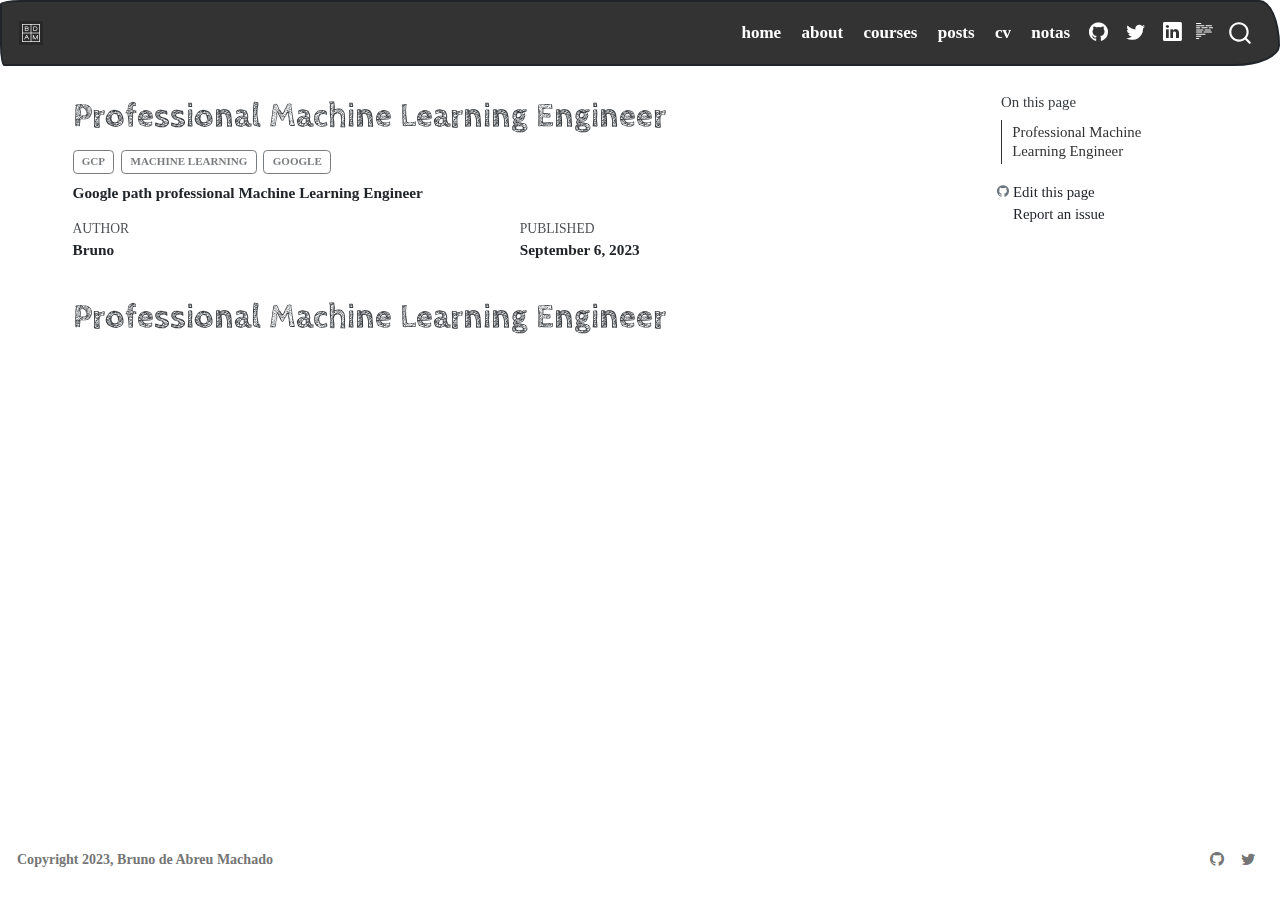
<file: docs/notas/2023-09-06-GCP-ML-Engineer/index.html>
<!DOCTYPE html>
<html xmlns="http://www.w3.org/1999/xhtml" lang="en" xml:lang="en"><head>

<meta charset="utf-8">
<meta name="generator" content="quarto-1.3.450">

<meta name="viewport" content="width=device-width, initial-scale=1.0, user-scalable=yes">

<meta name="author" content="Bruno">
<meta name="dcterms.date" content="2023-09-06">
<meta name="description" content="Google path professional Machine Learning Engineer">

<title>Bruno de Abreu Machado - Professional Machine Learning Engineer</title>
<style>
code{white-space: pre-wrap;}
span.smallcaps{font-variant: small-caps;}
div.columns{display: flex; gap: min(4vw, 1.5em);}
div.column{flex: auto; overflow-x: auto;}
div.hanging-indent{margin-left: 1.5em; text-indent: -1.5em;}
ul.task-list{list-style: none;}
ul.task-list li input[type="checkbox"] {
  width: 0.8em;
  margin: 0 0.8em 0.2em -1em; /* quarto-specific, see https://github.com/quarto-dev/quarto-cli/issues/4556 */ 
  vertical-align: middle;
}
</style>


<script src="../../site_libs/quarto-nav/quarto-nav.js"></script>
<script src="../../site_libs/quarto-nav/headroom.min.js"></script>
<script src="../../site_libs/clipboard/clipboard.min.js"></script>
<script src="../../site_libs/quarto-search/autocomplete.umd.js"></script>
<script src="../../site_libs/quarto-search/fuse.min.js"></script>
<script src="../../site_libs/quarto-search/quarto-search.js"></script>
<meta name="quarto:offset" content="../../">
<link href="../../img/favicon.png" rel="icon" type="image/png">
<script src="../../site_libs/quarto-html/quarto.js"></script>
<script src="../../site_libs/quarto-html/popper.min.js"></script>
<script src="../../site_libs/quarto-html/tippy.umd.min.js"></script>
<script src="../../site_libs/quarto-html/anchor.min.js"></script>
<link href="../../site_libs/quarto-html/tippy.css" rel="stylesheet">
<link href="../../site_libs/quarto-html/quarto-syntax-highlighting.css" rel="stylesheet" id="quarto-text-highlighting-styles">
<script src="../../site_libs/bootstrap/bootstrap.min.js"></script>
<link href="../../site_libs/bootstrap/bootstrap-icons.css" rel="stylesheet">
<link href="../../site_libs/bootstrap/bootstrap.min.css" rel="stylesheet" id="quarto-bootstrap" data-mode="light">
<script id="quarto-search-options" type="application/json">{
  "location": "navbar",
  "copy-button": false,
  "collapse-after": 3,
  "panel-placement": "end",
  "type": "overlay",
  "limit": 20,
  "language": {
    "search-no-results-text": "No results",
    "search-matching-documents-text": "matching documents",
    "search-copy-link-title": "Copy link to search",
    "search-hide-matches-text": "Hide additional matches",
    "search-more-match-text": "more match in this document",
    "search-more-matches-text": "more matches in this document",
    "search-clear-button-title": "Clear",
    "search-detached-cancel-button-title": "Cancel",
    "search-submit-button-title": "Submit",
    "search-label": "Search"
  }
}</script>


</head>

<body class="nav-fixed">

<div id="quarto-search-results"></div>
  <header id="quarto-header" class="headroom fixed-top">
    <nav class="navbar navbar-expand-lg navbar-dark ">
      <div class="navbar-container container-fluid">
      <div class="navbar-brand-container">
    <a href="../../index.html" class="navbar-brand navbar-brand-logo">
    <img src="../../img/favicon.png" alt="Bruno de Abreu Machado" class="navbar-logo">
    </a>
  </div>
            <div id="quarto-search" class="" title="Search"></div>
          <button class="navbar-toggler" type="button" data-bs-toggle="collapse" data-bs-target="#navbarCollapse" aria-controls="navbarCollapse" aria-expanded="false" aria-label="Toggle navigation" onclick="if (window.quartoToggleHeadroom) { window.quartoToggleHeadroom(); }">
  <span class="navbar-toggler-icon"></span>
</button>
          <div class="collapse navbar-collapse" id="navbarCollapse">
            <ul class="navbar-nav navbar-nav-scroll ms-auto">
  <li class="nav-item">
    <a class="nav-link" href="../../index.html" rel="" target="">
 <span class="menu-text">home</span></a>
  </li>  
  <li class="nav-item">
    <a class="nav-link" href="../../about.html" rel="" target="">
 <span class="menu-text">about</span></a>
  </li>  
  <li class="nav-item">
    <a class="nav-link" href="../../notas.html" rel="" target="">
 <span class="menu-text">courses</span></a>
  </li>  
  <li class="nav-item">
    <a class="nav-link" href="../../posts.html" rel="" target="">
 <span class="menu-text">posts</span></a>
  </li>  
  <li class="nav-item">
    <a class="nav-link" href="../../CV/resume.pdf" rel="" target="">
 <span class="menu-text">cv</span></a>
  </li>  
  <li class="nav-item">
    <a class="nav-link" href="https://brunodeabreu.com/book-notes-linux-learn/" rel="" target="">
 <span class="menu-text">notas</span></a>
  </li>  
  <li class="nav-item compact">
    <a class="nav-link" href="https://github.com/brunodeabreu" rel="" target=""><i class="bi bi-github" role="img">
</i> 
 <span class="menu-text"></span></a>
  </li>  
  <li class="nav-item compact">
    <a class="nav-link" href="https://twitter.com/bmachado" rel="" target=""><i class="bi bi-twitter" role="img">
</i> 
 <span class="menu-text"></span></a>
  </li>  
  <li class="nav-item compact">
    <a class="nav-link" href="https://www.linkedin.com/in/brunodeabreu/" rel="" target=""><i class="bi bi-linkedin" role="img">
</i> 
 <span class="menu-text"></span></a>
  </li>  
</ul>
            <div class="quarto-navbar-tools">
  <a href="" class="quarto-reader-toggle quarto-navigation-tool px-1" onclick="window.quartoToggleReader(); return false;" title="Toggle reader mode">
  <div class="quarto-reader-toggle-btn">
  <i class="bi"></i>
  </div>
</a>
</div>
          </div> <!-- /navcollapse -->
      </div> <!-- /container-fluid -->
    </nav>
</header>
<!-- content -->
<div id="quarto-content" class="quarto-container page-columns page-rows-contents page-layout-full page-navbar">
<!-- sidebar -->
<!-- margin-sidebar -->
    <div id="quarto-margin-sidebar" class="sidebar margin-sidebar">
        <nav id="TOC" role="doc-toc" class="toc-active">
    <h2 id="toc-title">On this page</h2>
   
  <ul>
  <li><a href="#professional-machine-learning-engineer" id="toc-professional-machine-learning-engineer" class="nav-link active" data-scroll-target="#professional-machine-learning-engineer">Professional Machine Learning Engineer</a></li>
  </ul>
<div class="toc-actions"><div><i class="bi bi-github"></i></div><div class="action-links"><p><a href="https://github.com/brunodeabreu/SitePessoal/edit/main/notas/2023-09-06-GCP-ML-Engineer/index.qmd" class="toc-action">Edit this page</a></p><p><a href="https://github.com/brunodeabreu/SitePessoal/issues/new" class="toc-action">Report an issue</a></p></div></div></nav>
    </div>
<!-- main -->
<main class="content column-page-left" id="quarto-document-content">

<header id="title-block-header" class="quarto-title-block default">
<div class="quarto-title">
<h1 class="title">Professional Machine Learning Engineer</h1>
  <div class="quarto-categories">
    <div class="quarto-category">gcp</div>
    <div class="quarto-category">machine learning</div>
    <div class="quarto-category">google</div>
  </div>
  </div>

<div>
  <div class="description">
    <p>Google path professional Machine Learning Engineer</p>
  </div>
</div>


<div class="quarto-title-meta">

    <div>
    <div class="quarto-title-meta-heading">Author</div>
    <div class="quarto-title-meta-contents">
             <p><a href="https://brunodeabreu.github.io">Bruno</a> </p>
          </div>
  </div>
    
    <div>
    <div class="quarto-title-meta-heading">Published</div>
    <div class="quarto-title-meta-contents">
      <p class="date">September 6, 2023</p>
    </div>
  </div>
  
    
  </div>
  

</header>

<section id="professional-machine-learning-engineer" class="level1">
<h1>Professional Machine Learning Engineer</h1>


</section>

</main> <!-- /main -->
<script id="quarto-html-after-body" type="application/javascript">
window.document.addEventListener("DOMContentLoaded", function (event) {
  const toggleBodyColorMode = (bsSheetEl) => {
    const mode = bsSheetEl.getAttribute("data-mode");
    const bodyEl = window.document.querySelector("body");
    if (mode === "dark") {
      bodyEl.classList.add("quarto-dark");
      bodyEl.classList.remove("quarto-light");
    } else {
      bodyEl.classList.add("quarto-light");
      bodyEl.classList.remove("quarto-dark");
    }
  }
  const toggleBodyColorPrimary = () => {
    const bsSheetEl = window.document.querySelector("link#quarto-bootstrap");
    if (bsSheetEl) {
      toggleBodyColorMode(bsSheetEl);
    }
  }
  toggleBodyColorPrimary();  
  const icon = "";
  const anchorJS = new window.AnchorJS();
  anchorJS.options = {
    placement: 'right',
    icon: icon
  };
  anchorJS.add('.anchored');
  const isCodeAnnotation = (el) => {
    for (const clz of el.classList) {
      if (clz.startsWith('code-annotation-')) {                     
        return true;
      }
    }
    return false;
  }
  const clipboard = new window.ClipboardJS('.code-copy-button', {
    text: function(trigger) {
      const codeEl = trigger.previousElementSibling.cloneNode(true);
      for (const childEl of codeEl.children) {
        if (isCodeAnnotation(childEl)) {
          childEl.remove();
        }
      }
      return codeEl.innerText;
    }
  });
  clipboard.on('success', function(e) {
    // button target
    const button = e.trigger;
    // don't keep focus
    button.blur();
    // flash "checked"
    button.classList.add('code-copy-button-checked');
    var currentTitle = button.getAttribute("title");
    button.setAttribute("title", "Copied!");
    let tooltip;
    if (window.bootstrap) {
      button.setAttribute("data-bs-toggle", "tooltip");
      button.setAttribute("data-bs-placement", "left");
      button.setAttribute("data-bs-title", "Copied!");
      tooltip = new bootstrap.Tooltip(button, 
        { trigger: "manual", 
          customClass: "code-copy-button-tooltip",
          offset: [0, -8]});
      tooltip.show();    
    }
    setTimeout(function() {
      if (tooltip) {
        tooltip.hide();
        button.removeAttribute("data-bs-title");
        button.removeAttribute("data-bs-toggle");
        button.removeAttribute("data-bs-placement");
      }
      button.setAttribute("title", currentTitle);
      button.classList.remove('code-copy-button-checked');
    }, 1000);
    // clear code selection
    e.clearSelection();
  });
  function tippyHover(el, contentFn) {
    const config = {
      allowHTML: true,
      content: contentFn,
      maxWidth: 500,
      delay: 100,
      arrow: false,
      appendTo: function(el) {
          return el.parentElement;
      },
      interactive: true,
      interactiveBorder: 10,
      theme: 'quarto',
      placement: 'bottom-start'
    };
    window.tippy(el, config); 
  }
  const noterefs = window.document.querySelectorAll('a[role="doc-noteref"]');
  for (var i=0; i<noterefs.length; i++) {
    const ref = noterefs[i];
    tippyHover(ref, function() {
      // use id or data attribute instead here
      let href = ref.getAttribute('data-footnote-href') || ref.getAttribute('href');
      try { href = new URL(href).hash; } catch {}
      const id = href.replace(/^#\/?/, "");
      const note = window.document.getElementById(id);
      return note.innerHTML;
    });
  }
      let selectedAnnoteEl;
      const selectorForAnnotation = ( cell, annotation) => {
        let cellAttr = 'data-code-cell="' + cell + '"';
        let lineAttr = 'data-code-annotation="' +  annotation + '"';
        const selector = 'span[' + cellAttr + '][' + lineAttr + ']';
        return selector;
      }
      const selectCodeLines = (annoteEl) => {
        const doc = window.document;
        const targetCell = annoteEl.getAttribute("data-target-cell");
        const targetAnnotation = annoteEl.getAttribute("data-target-annotation");
        const annoteSpan = window.document.querySelector(selectorForAnnotation(targetCell, targetAnnotation));
        const lines = annoteSpan.getAttribute("data-code-lines").split(",");
        const lineIds = lines.map((line) => {
          return targetCell + "-" + line;
        })
        let top = null;
        let height = null;
        let parent = null;
        if (lineIds.length > 0) {
            //compute the position of the single el (top and bottom and make a div)
            const el = window.document.getElementById(lineIds[0]);
            top = el.offsetTop;
            height = el.offsetHeight;
            parent = el.parentElement.parentElement;
          if (lineIds.length > 1) {
            const lastEl = window.document.getElementById(lineIds[lineIds.length - 1]);
            const bottom = lastEl.offsetTop + lastEl.offsetHeight;
            height = bottom - top;
          }
          if (top !== null && height !== null && parent !== null) {
            // cook up a div (if necessary) and position it 
            let div = window.document.getElementById("code-annotation-line-highlight");
            if (div === null) {
              div = window.document.createElement("div");
              div.setAttribute("id", "code-annotation-line-highlight");
              div.style.position = 'absolute';
              parent.appendChild(div);
            }
            div.style.top = top - 2 + "px";
            div.style.height = height + 4 + "px";
            let gutterDiv = window.document.getElementById("code-annotation-line-highlight-gutter");
            if (gutterDiv === null) {
              gutterDiv = window.document.createElement("div");
              gutterDiv.setAttribute("id", "code-annotation-line-highlight-gutter");
              gutterDiv.style.position = 'absolute';
              const codeCell = window.document.getElementById(targetCell);
              const gutter = codeCell.querySelector('.code-annotation-gutter');
              gutter.appendChild(gutterDiv);
            }
            gutterDiv.style.top = top - 2 + "px";
            gutterDiv.style.height = height + 4 + "px";
          }
          selectedAnnoteEl = annoteEl;
        }
      };
      const unselectCodeLines = () => {
        const elementsIds = ["code-annotation-line-highlight", "code-annotation-line-highlight-gutter"];
        elementsIds.forEach((elId) => {
          const div = window.document.getElementById(elId);
          if (div) {
            div.remove();
          }
        });
        selectedAnnoteEl = undefined;
      };
      // Attach click handler to the DT
      const annoteDls = window.document.querySelectorAll('dt[data-target-cell]');
      for (const annoteDlNode of annoteDls) {
        annoteDlNode.addEventListener('click', (event) => {
          const clickedEl = event.target;
          if (clickedEl !== selectedAnnoteEl) {
            unselectCodeLines();
            const activeEl = window.document.querySelector('dt[data-target-cell].code-annotation-active');
            if (activeEl) {
              activeEl.classList.remove('code-annotation-active');
            }
            selectCodeLines(clickedEl);
            clickedEl.classList.add('code-annotation-active');
          } else {
            // Unselect the line
            unselectCodeLines();
            clickedEl.classList.remove('code-annotation-active');
          }
        });
      }
  const findCites = (el) => {
    const parentEl = el.parentElement;
    if (parentEl) {
      const cites = parentEl.dataset.cites;
      if (cites) {
        return {
          el,
          cites: cites.split(' ')
        };
      } else {
        return findCites(el.parentElement)
      }
    } else {
      return undefined;
    }
  };
  var bibliorefs = window.document.querySelectorAll('a[role="doc-biblioref"]');
  for (var i=0; i<bibliorefs.length; i++) {
    const ref = bibliorefs[i];
    const citeInfo = findCites(ref);
    if (citeInfo) {
      tippyHover(citeInfo.el, function() {
        var popup = window.document.createElement('div');
        citeInfo.cites.forEach(function(cite) {
          var citeDiv = window.document.createElement('div');
          citeDiv.classList.add('hanging-indent');
          citeDiv.classList.add('csl-entry');
          var biblioDiv = window.document.getElementById('ref-' + cite);
          if (biblioDiv) {
            citeDiv.innerHTML = biblioDiv.innerHTML;
          }
          popup.appendChild(citeDiv);
        });
        return popup.innerHTML;
      });
    }
  }
});
</script>
</div> <!-- /content -->
<footer class="footer">
  <div class="nav-footer">
    <div class="nav-footer-left">
      <ul class="footer-items list-unstyled">
    <li class="nav-item">
 Copyright 2023, Bruno de Abreu Machado
  </li>  
</ul>
    </div>   
    <div class="nav-footer-center">
      &nbsp;
    </div>
    <div class="nav-footer-right">
      <ul class="footer-items list-unstyled">
    <li class="nav-item compact">
    <a class="nav-link" href="https://github.com/brunodeabreu">
      <i class="bi bi-github" role="img">
</i> 
    </a>
  </li>  
    <li class="nav-item compact">
    <a class="nav-link" href="https://twitter.com/__bmachado__">
      <i class="bi bi-twitter" role="img">
</i> 
    </a>
  </li>  
</ul>
    </div>
  </div>
</footer>



</body></html>
</file>
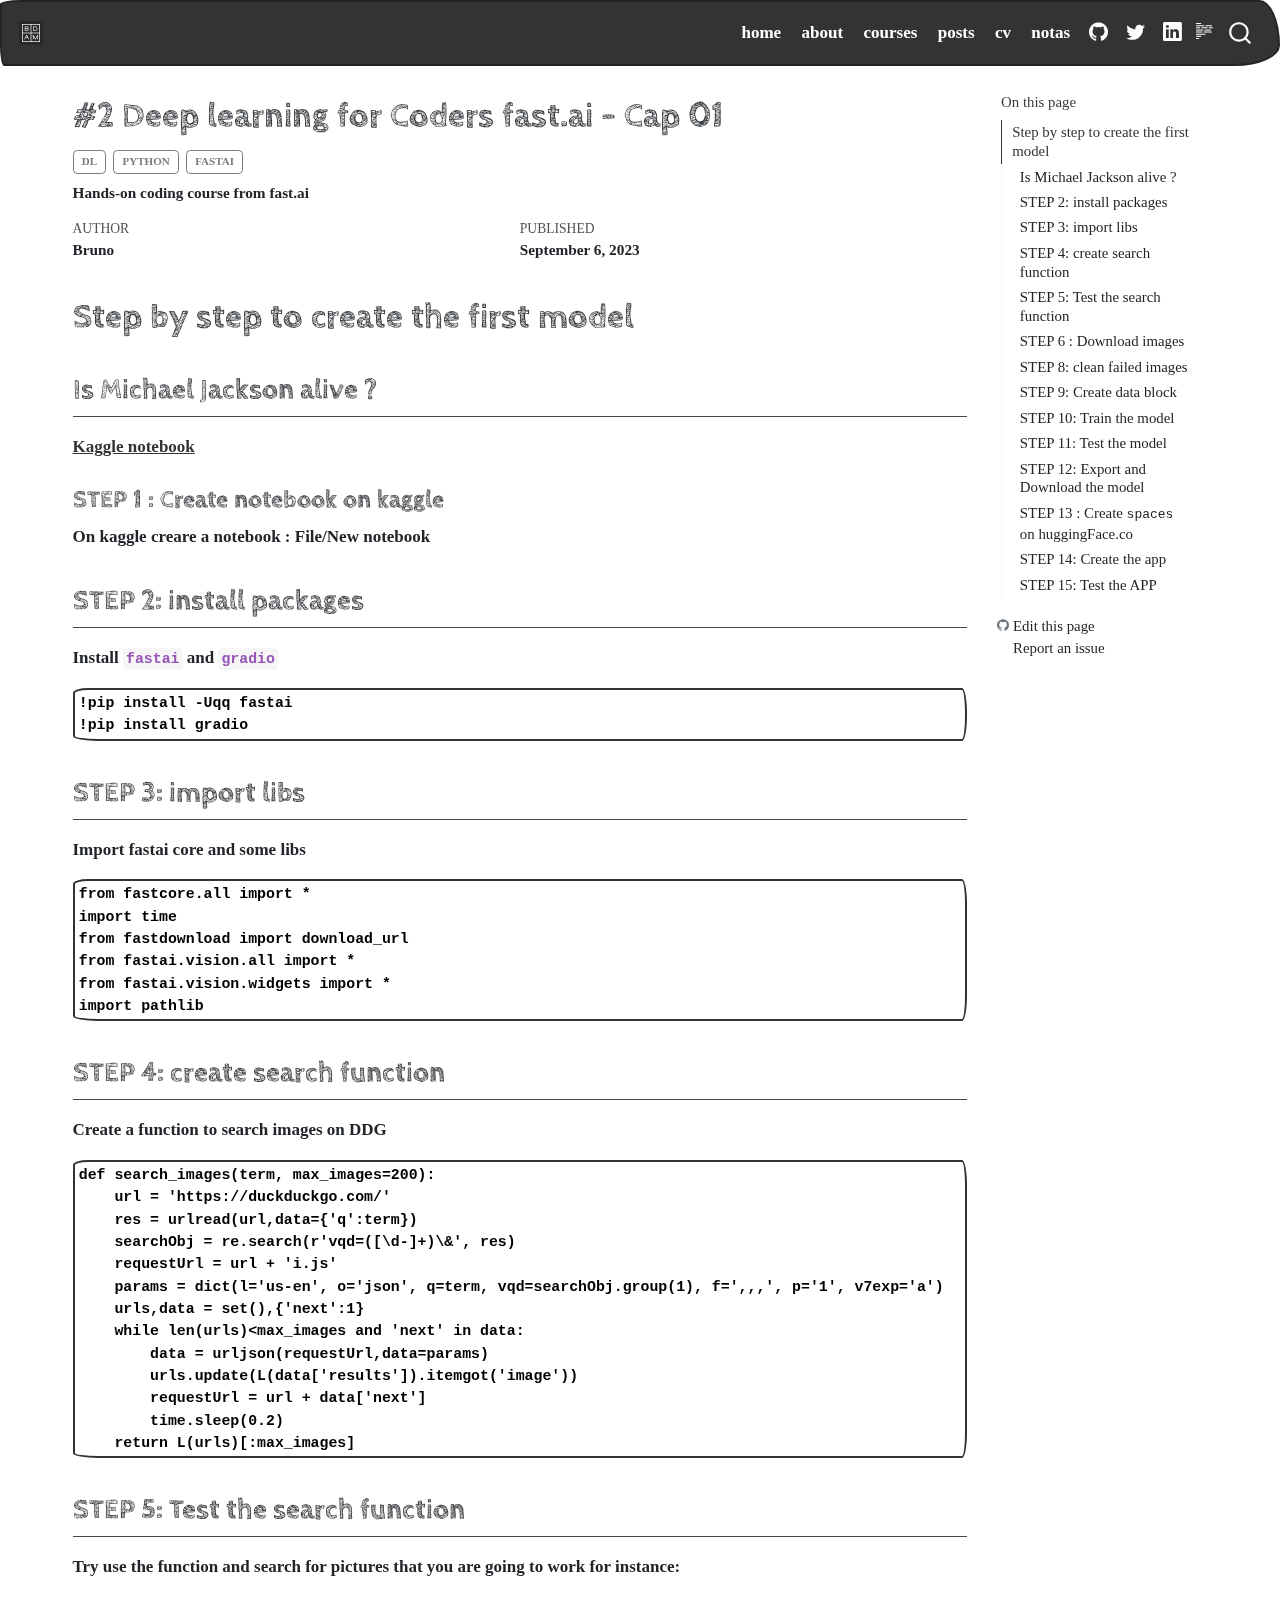
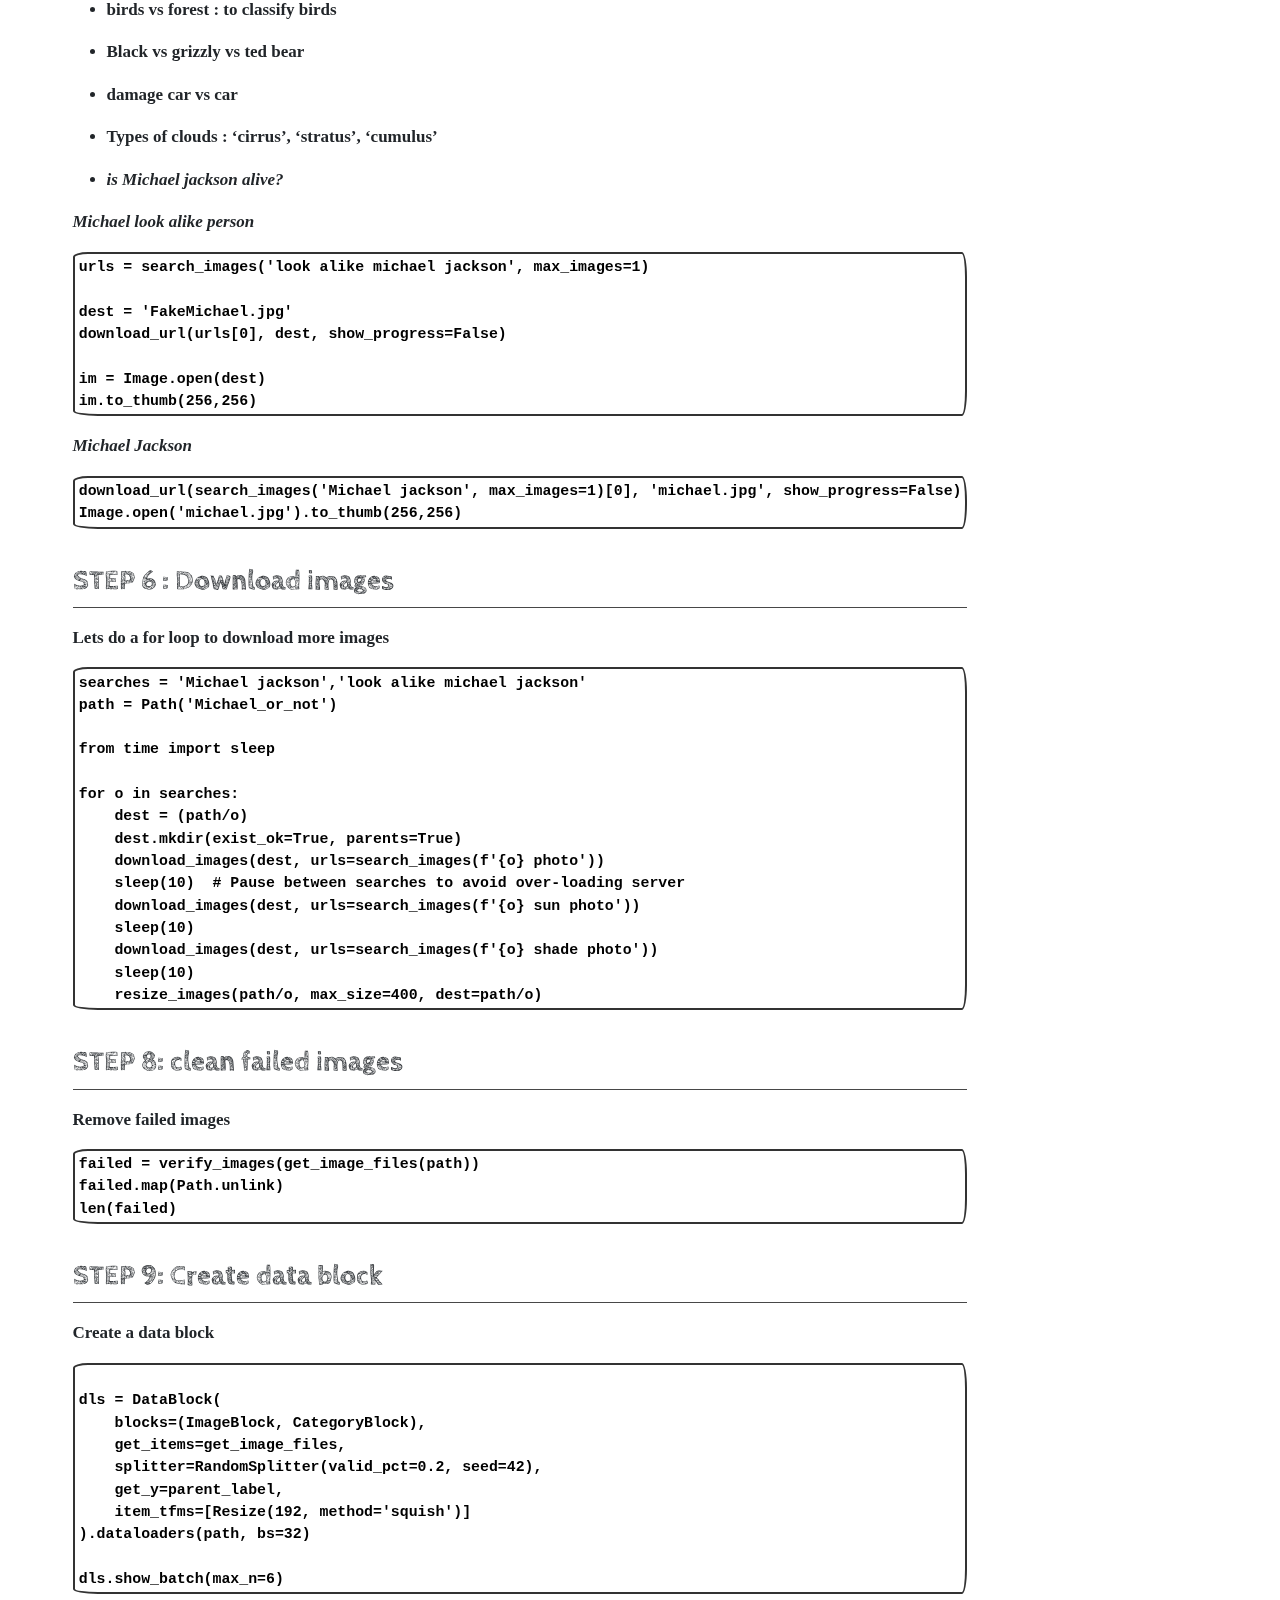
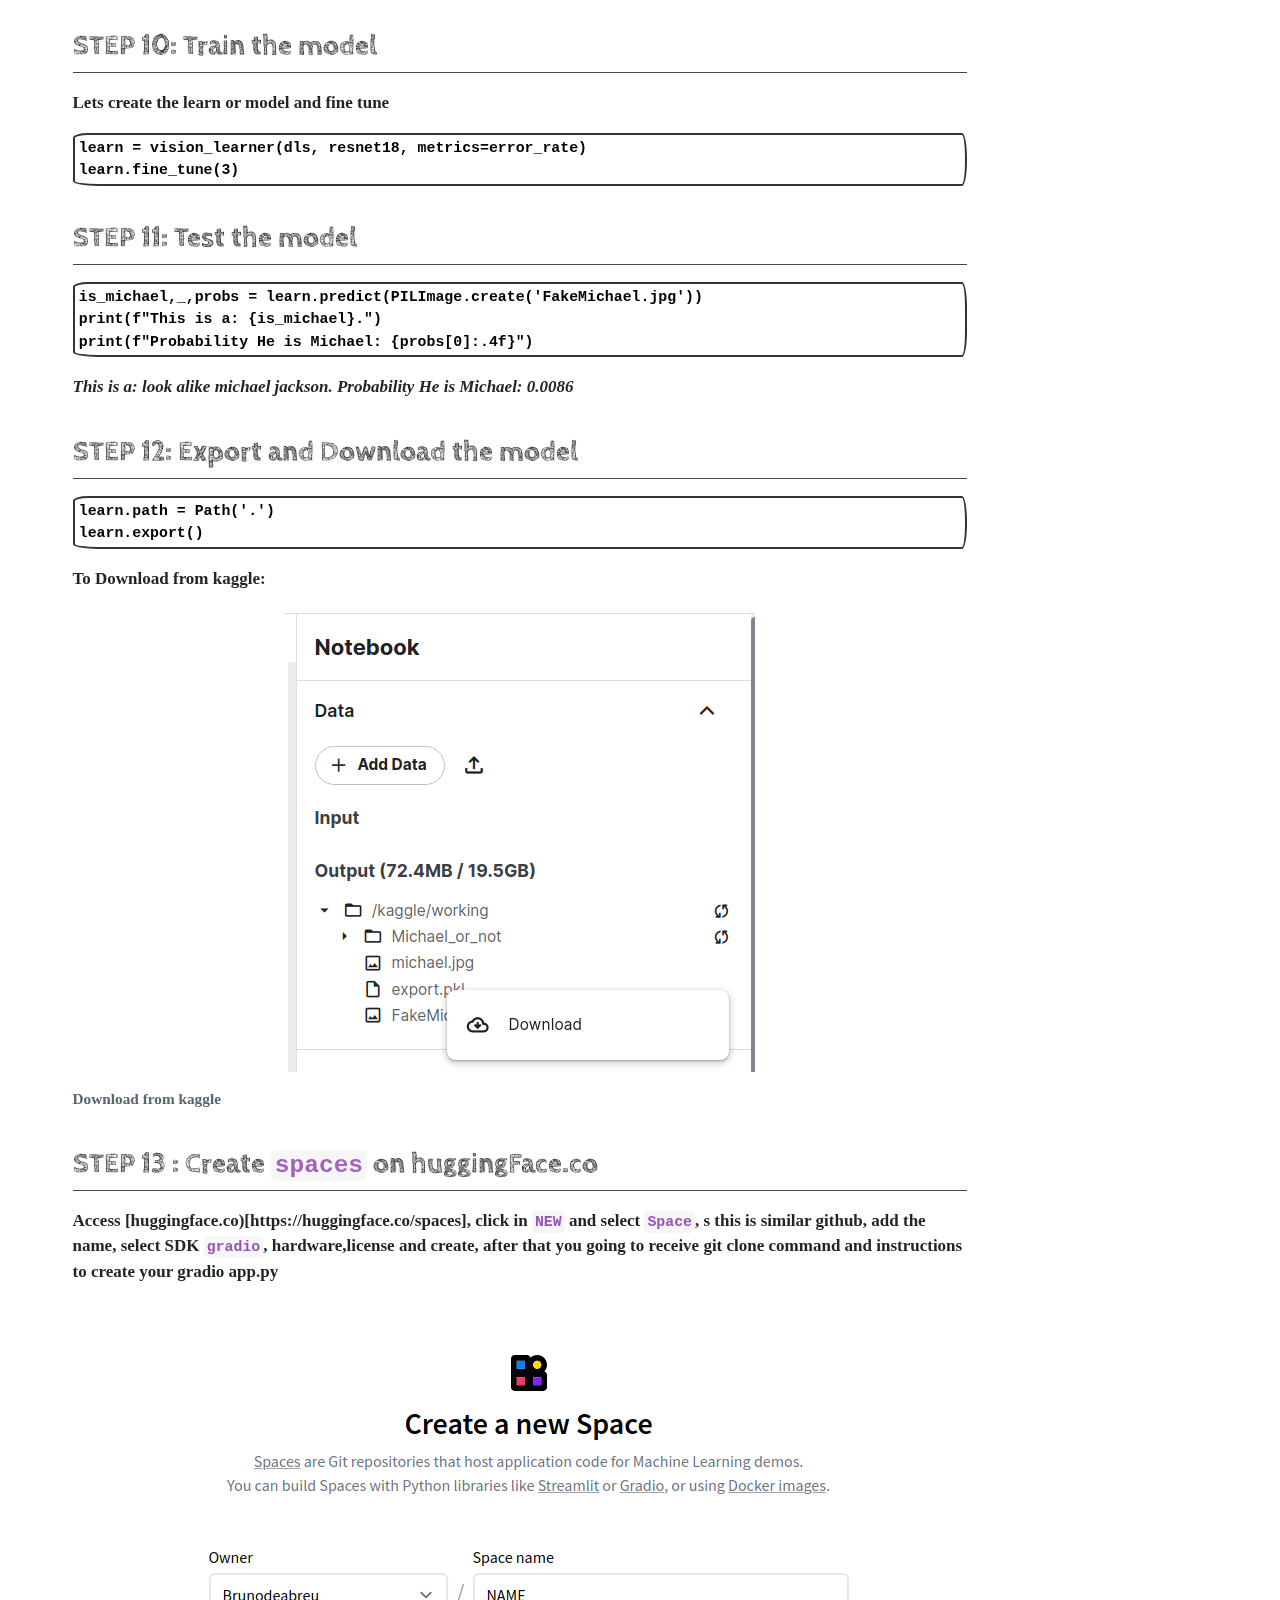
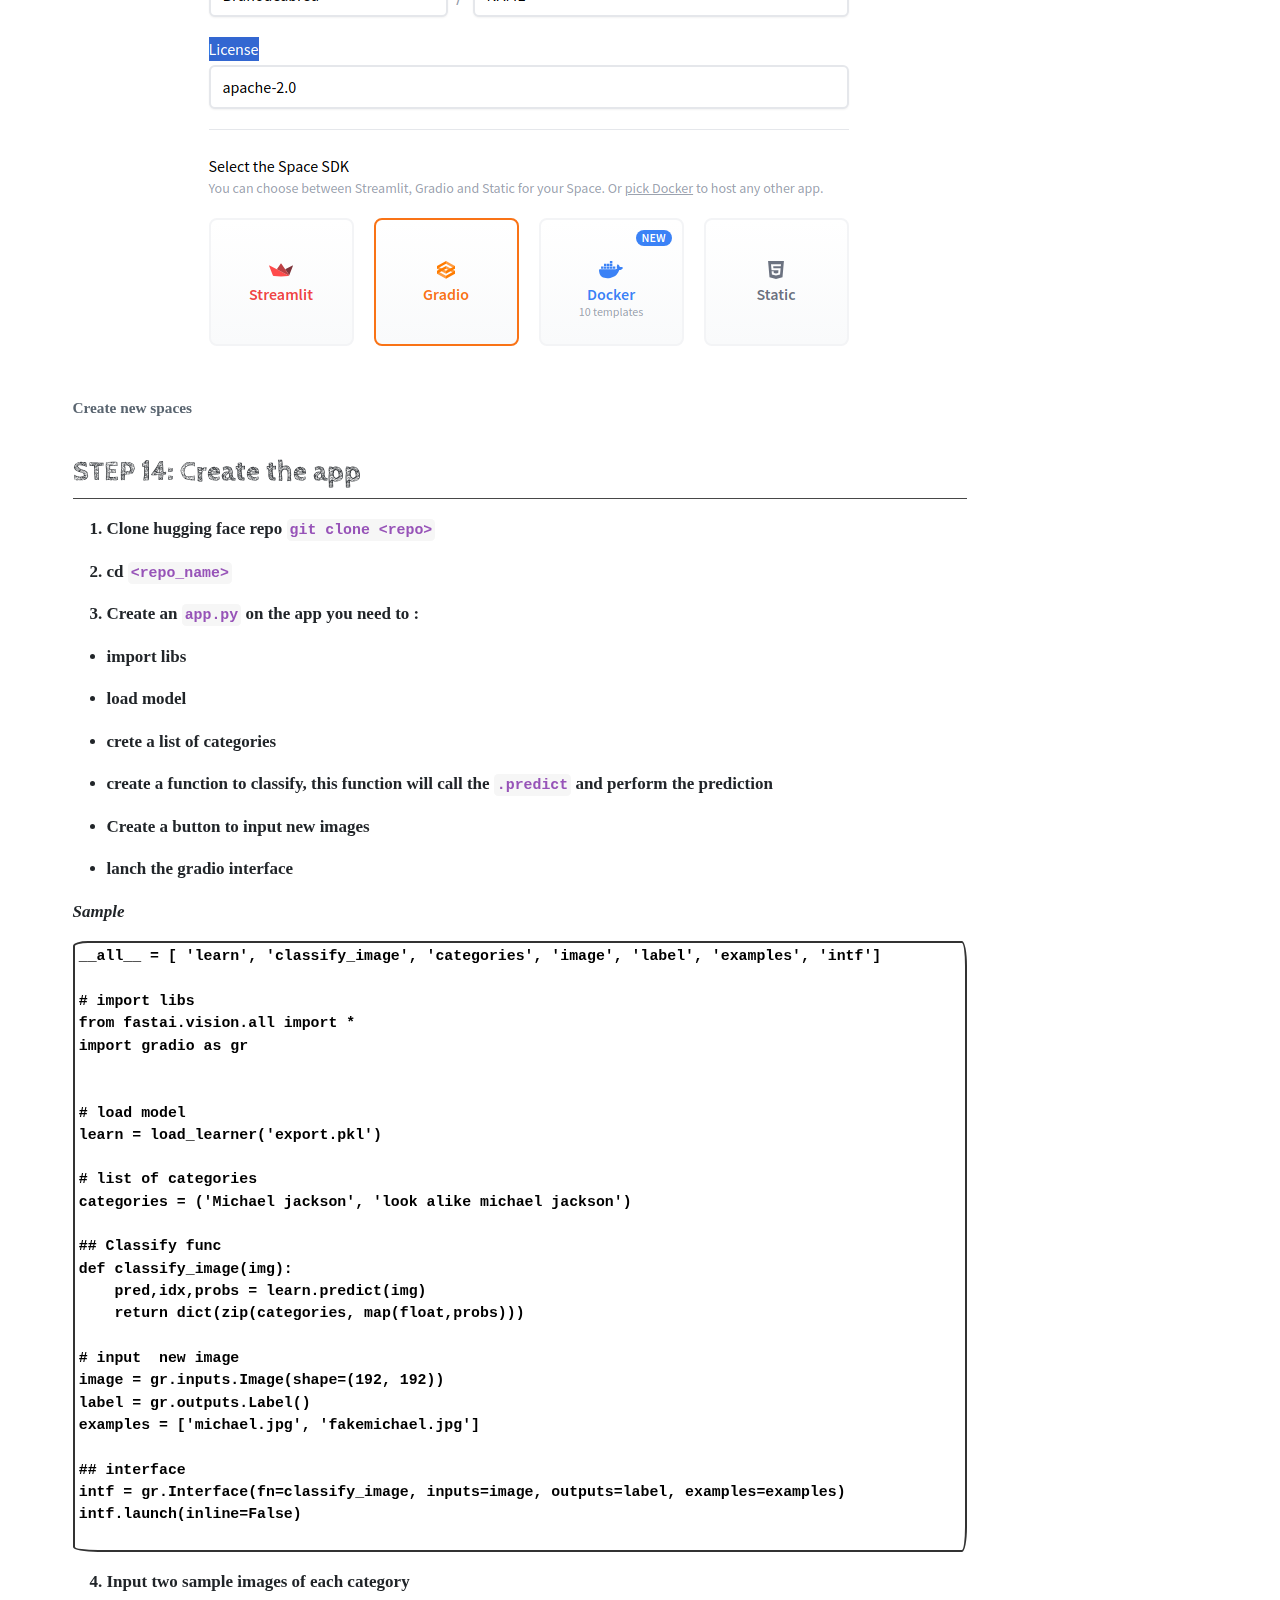
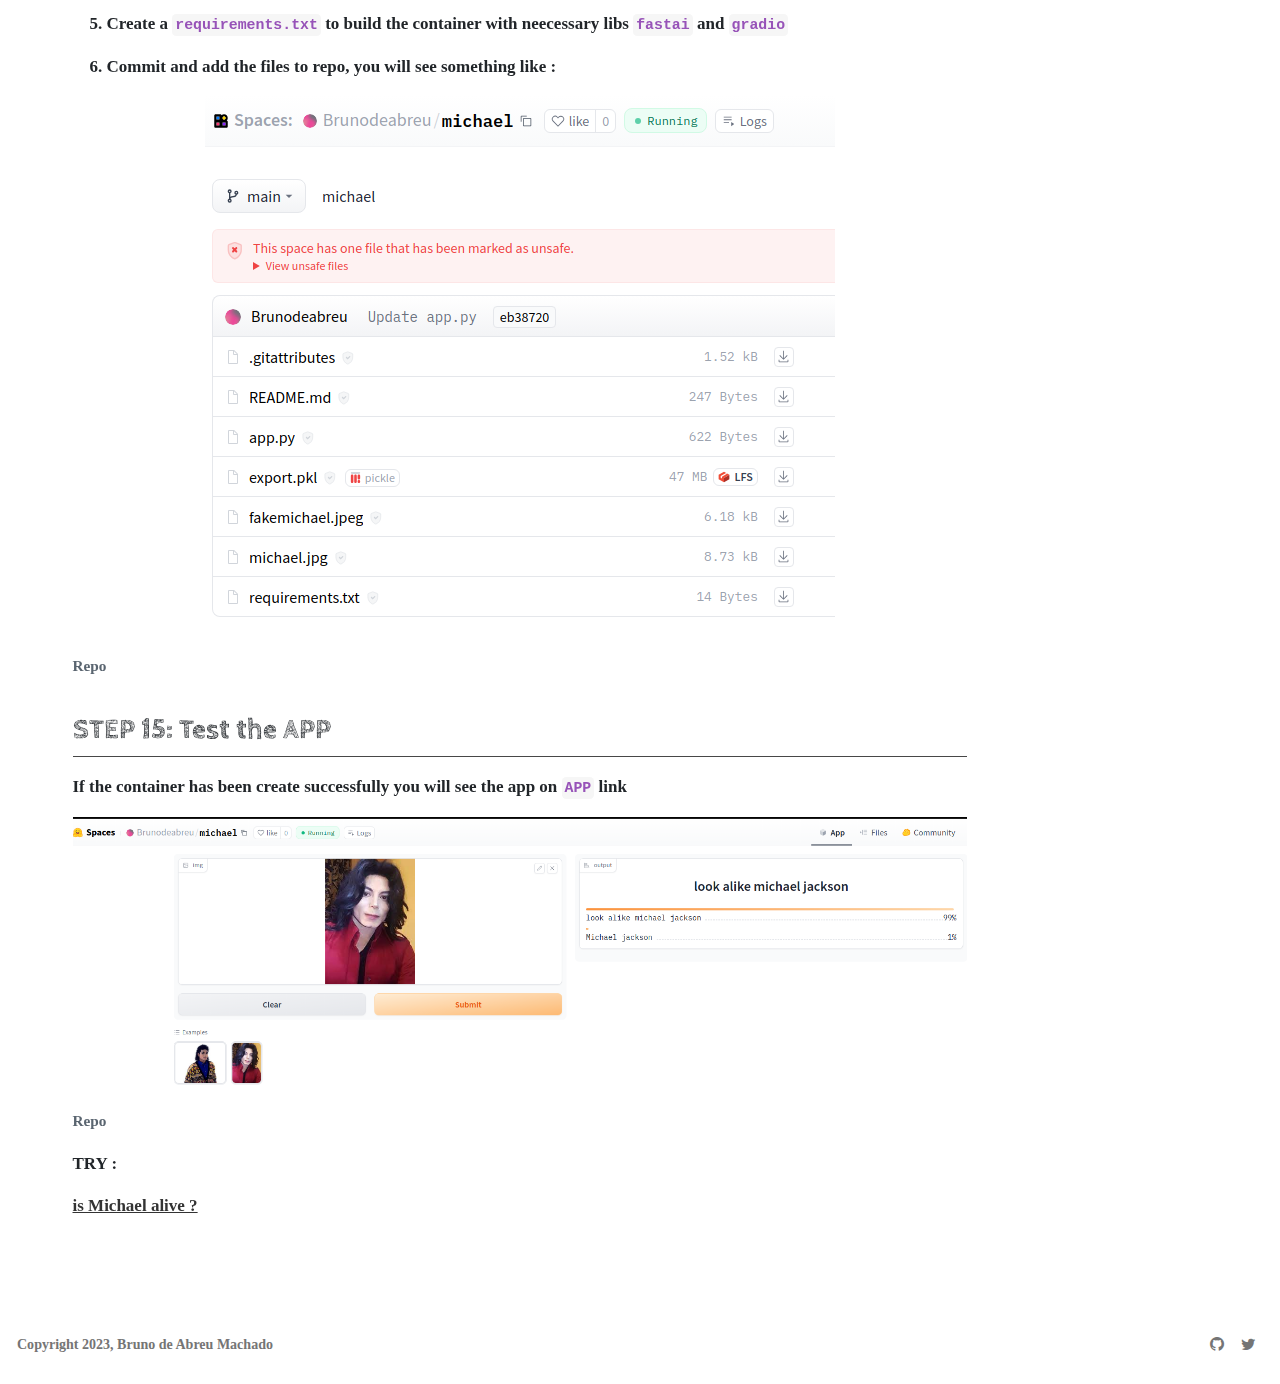
<file: docs/notas/2023-09-06-intro-deep-learning/index.html>
<!DOCTYPE html>
<html xmlns="http://www.w3.org/1999/xhtml" lang="en" xml:lang="en"><head>

<meta charset="utf-8">
<meta name="generator" content="quarto-1.3.450">

<meta name="viewport" content="width=device-width, initial-scale=1.0, user-scalable=yes">

<meta name="author" content="Bruno">
<meta name="dcterms.date" content="2023-09-06">
<meta name="description" content="Hands-on coding course from fast.ai">

<title>Bruno de Abreu Machado - #2 Deep learning for Coders fast.ai - Cap 01</title>
<style>
code{white-space: pre-wrap;}
span.smallcaps{font-variant: small-caps;}
div.columns{display: flex; gap: min(4vw, 1.5em);}
div.column{flex: auto; overflow-x: auto;}
div.hanging-indent{margin-left: 1.5em; text-indent: -1.5em;}
ul.task-list{list-style: none;}
ul.task-list li input[type="checkbox"] {
  width: 0.8em;
  margin: 0 0.8em 0.2em -1em; /* quarto-specific, see https://github.com/quarto-dev/quarto-cli/issues/4556 */ 
  vertical-align: middle;
}
</style>


<script src="../../site_libs/quarto-nav/quarto-nav.js"></script>
<script src="../../site_libs/quarto-nav/headroom.min.js"></script>
<script src="../../site_libs/clipboard/clipboard.min.js"></script>
<script src="../../site_libs/quarto-search/autocomplete.umd.js"></script>
<script src="../../site_libs/quarto-search/fuse.min.js"></script>
<script src="../../site_libs/quarto-search/quarto-search.js"></script>
<meta name="quarto:offset" content="../../">
<link href="../../img/favicon.png" rel="icon" type="image/png">
<script src="../../site_libs/quarto-html/quarto.js"></script>
<script src="../../site_libs/quarto-html/popper.min.js"></script>
<script src="../../site_libs/quarto-html/tippy.umd.min.js"></script>
<script src="../../site_libs/quarto-html/anchor.min.js"></script>
<link href="../../site_libs/quarto-html/tippy.css" rel="stylesheet">
<link href="../../site_libs/quarto-html/quarto-syntax-highlighting.css" rel="stylesheet" id="quarto-text-highlighting-styles">
<script src="../../site_libs/bootstrap/bootstrap.min.js"></script>
<link href="../../site_libs/bootstrap/bootstrap-icons.css" rel="stylesheet">
<link href="../../site_libs/bootstrap/bootstrap.min.css" rel="stylesheet" id="quarto-bootstrap" data-mode="light">
<script id="quarto-search-options" type="application/json">{
  "location": "navbar",
  "copy-button": false,
  "collapse-after": 3,
  "panel-placement": "end",
  "type": "overlay",
  "limit": 20,
  "language": {
    "search-no-results-text": "No results",
    "search-matching-documents-text": "matching documents",
    "search-copy-link-title": "Copy link to search",
    "search-hide-matches-text": "Hide additional matches",
    "search-more-match-text": "more match in this document",
    "search-more-matches-text": "more matches in this document",
    "search-clear-button-title": "Clear",
    "search-detached-cancel-button-title": "Cancel",
    "search-submit-button-title": "Submit",
    "search-label": "Search"
  }
}</script>


</head>

<body class="nav-fixed">

<div id="quarto-search-results"></div>
  <header id="quarto-header" class="headroom fixed-top">
    <nav class="navbar navbar-expand-lg navbar-dark ">
      <div class="navbar-container container-fluid">
      <div class="navbar-brand-container">
    <a href="../../index.html" class="navbar-brand navbar-brand-logo">
    <img src="../../img/favicon.png" alt="Bruno de Abreu Machado" class="navbar-logo">
    </a>
  </div>
            <div id="quarto-search" class="" title="Search"></div>
          <button class="navbar-toggler" type="button" data-bs-toggle="collapse" data-bs-target="#navbarCollapse" aria-controls="navbarCollapse" aria-expanded="false" aria-label="Toggle navigation" onclick="if (window.quartoToggleHeadroom) { window.quartoToggleHeadroom(); }">
  <span class="navbar-toggler-icon"></span>
</button>
          <div class="collapse navbar-collapse" id="navbarCollapse">
            <ul class="navbar-nav navbar-nav-scroll ms-auto">
  <li class="nav-item">
    <a class="nav-link" href="../../index.html" rel="" target="">
 <span class="menu-text">home</span></a>
  </li>  
  <li class="nav-item">
    <a class="nav-link" href="../../about.html" rel="" target="">
 <span class="menu-text">about</span></a>
  </li>  
  <li class="nav-item">
    <a class="nav-link" href="../../notas.html" rel="" target="">
 <span class="menu-text">courses</span></a>
  </li>  
  <li class="nav-item">
    <a class="nav-link" href="../../posts.html" rel="" target="">
 <span class="menu-text">posts</span></a>
  </li>  
  <li class="nav-item">
    <a class="nav-link" href="../../CV/resume.pdf" rel="" target="">
 <span class="menu-text">cv</span></a>
  </li>  
  <li class="nav-item">
    <a class="nav-link" href="https://brunodeabreu.com/book-notes-linux-learn/" rel="" target="">
 <span class="menu-text">notas</span></a>
  </li>  
  <li class="nav-item compact">
    <a class="nav-link" href="https://github.com/brunodeabreu" rel="" target=""><i class="bi bi-github" role="img">
</i> 
 <span class="menu-text"></span></a>
  </li>  
  <li class="nav-item compact">
    <a class="nav-link" href="https://twitter.com/bmachado" rel="" target=""><i class="bi bi-twitter" role="img">
</i> 
 <span class="menu-text"></span></a>
  </li>  
  <li class="nav-item compact">
    <a class="nav-link" href="https://www.linkedin.com/in/brunodeabreu/" rel="" target=""><i class="bi bi-linkedin" role="img">
</i> 
 <span class="menu-text"></span></a>
  </li>  
</ul>
            <div class="quarto-navbar-tools">
  <a href="" class="quarto-reader-toggle quarto-navigation-tool px-1" onclick="window.quartoToggleReader(); return false;" title="Toggle reader mode">
  <div class="quarto-reader-toggle-btn">
  <i class="bi"></i>
  </div>
</a>
</div>
          </div> <!-- /navcollapse -->
      </div> <!-- /container-fluid -->
    </nav>
</header>
<!-- content -->
<div id="quarto-content" class="quarto-container page-columns page-rows-contents page-layout-full page-navbar">
<!-- sidebar -->
<!-- margin-sidebar -->
    <div id="quarto-margin-sidebar" class="sidebar margin-sidebar">
        <nav id="TOC" role="doc-toc" class="toc-active">
    <h2 id="toc-title">On this page</h2>
   
  <ul>
  <li><a href="#step-by-step-to-create-the-first-model" id="toc-step-by-step-to-create-the-first-model" class="nav-link active" data-scroll-target="#step-by-step-to-create-the-first-model">Step by step to create the first model</a>
  <ul class="collapse">
  <li><a href="#is-michael-jackson-alive" id="toc-is-michael-jackson-alive" class="nav-link" data-scroll-target="#is-michael-jackson-alive">Is Michael Jackson alive ?</a>
  <ul class="collapse">
  <li><a href="#step-1-create-notebook-on-kaggle" id="toc-step-1-create-notebook-on-kaggle" class="nav-link" data-scroll-target="#step-1-create-notebook-on-kaggle">STEP 1 : Create notebook on kaggle</a></li>
  </ul></li>
  <li><a href="#step-2-install-packages" id="toc-step-2-install-packages" class="nav-link" data-scroll-target="#step-2-install-packages">STEP 2: install packages</a></li>
  <li><a href="#step-3-import-libs" id="toc-step-3-import-libs" class="nav-link" data-scroll-target="#step-3-import-libs">STEP 3: import libs</a></li>
  <li><a href="#step-4-create-search-function" id="toc-step-4-create-search-function" class="nav-link" data-scroll-target="#step-4-create-search-function">STEP 4: create search function</a></li>
  <li><a href="#step-5-test-the-search-function" id="toc-step-5-test-the-search-function" class="nav-link" data-scroll-target="#step-5-test-the-search-function">STEP 5: Test the search function</a></li>
  <li><a href="#step-6-download-images" id="toc-step-6-download-images" class="nav-link" data-scroll-target="#step-6-download-images">STEP 6 : Download images</a></li>
  <li><a href="#step-8-clean-failed-images" id="toc-step-8-clean-failed-images" class="nav-link" data-scroll-target="#step-8-clean-failed-images">STEP 8: clean failed images</a></li>
  <li><a href="#step-9-create-data-block" id="toc-step-9-create-data-block" class="nav-link" data-scroll-target="#step-9-create-data-block">STEP 9: Create data block</a></li>
  <li><a href="#step-10-train-the-model" id="toc-step-10-train-the-model" class="nav-link" data-scroll-target="#step-10-train-the-model">STEP 10: Train the model</a></li>
  <li><a href="#step-11-test-the-model" id="toc-step-11-test-the-model" class="nav-link" data-scroll-target="#step-11-test-the-model">STEP 11: Test the model</a></li>
  <li><a href="#step-12-export-and-download-the-model" id="toc-step-12-export-and-download-the-model" class="nav-link" data-scroll-target="#step-12-export-and-download-the-model">STEP 12: Export and Download the model</a></li>
  <li><a href="#step-13-create-spaces-on-huggingface.co" id="toc-step-13-create-spaces-on-huggingface.co" class="nav-link" data-scroll-target="#step-13-create-spaces-on-huggingface.co">STEP 13 : Create <code>spaces</code> on huggingFace.co</a></li>
  <li><a href="#step-14-create-the-app" id="toc-step-14-create-the-app" class="nav-link" data-scroll-target="#step-14-create-the-app">STEP 14: Create the app</a></li>
  <li><a href="#step-15-test-the-app" id="toc-step-15-test-the-app" class="nav-link" data-scroll-target="#step-15-test-the-app">STEP 15: Test the APP</a></li>
  </ul></li>
  </ul>
<div class="toc-actions"><div><i class="bi bi-github"></i></div><div class="action-links"><p><a href="https://github.com/brunodeabreu/SitePessoal/edit/main/notas/2023-09-06-intro-deep-learning/index.qmd" class="toc-action">Edit this page</a></p><p><a href="https://github.com/brunodeabreu/SitePessoal/issues/new" class="toc-action">Report an issue</a></p></div></div></nav>
    </div>
<!-- main -->
<main class="content column-page-left" id="quarto-document-content">

<header id="title-block-header" class="quarto-title-block default">
<div class="quarto-title">
<h1 class="title">#2 Deep learning for Coders fast.ai - Cap 01</h1>
  <div class="quarto-categories">
    <div class="quarto-category">DL</div>
    <div class="quarto-category">python</div>
    <div class="quarto-category">fastai</div>
  </div>
  </div>

<div>
  <div class="description">
    <p>Hands-on coding course from fast.ai</p>
  </div>
</div>


<div class="quarto-title-meta">

    <div>
    <div class="quarto-title-meta-heading">Author</div>
    <div class="quarto-title-meta-contents">
             <p><a href="https://brunodeabreu.github.io">Bruno</a> </p>
          </div>
  </div>
    
    <div>
    <div class="quarto-title-meta-heading">Published</div>
    <div class="quarto-title-meta-contents">
      <p class="date">September 6, 2023</p>
    </div>
  </div>
  
    
  </div>
  

</header>

<section id="step-by-step-to-create-the-first-model" class="level1">
<h1>Step by step to create the first model</h1>
<section id="is-michael-jackson-alive" class="level2">
<h2 class="anchored" data-anchor-id="is-michael-jackson-alive">Is Michael Jackson alive ?</h2>
<p><a href="https://www.kaggle.com/brunodeabreu/michael">Kaggle notebook</a></p>
<section id="step-1-create-notebook-on-kaggle" class="level3">
<h3 class="anchored" data-anchor-id="step-1-create-notebook-on-kaggle">STEP 1 : Create notebook on kaggle</h3>
<p>On kaggle creare a notebook : File/New notebook</p>
</section>
</section>
<section id="step-2-install-packages" class="level2">
<h2 class="anchored" data-anchor-id="step-2-install-packages">STEP 2: install packages</h2>
<p>Install <code>fastai</code> and <code>gradio</code></p>
<pre><code>!pip install -Uqq fastai
!pip install gradio
</code></pre>
</section>
<section id="step-3-import-libs" class="level2">
<h2 class="anchored" data-anchor-id="step-3-import-libs">STEP 3: import libs</h2>
<p>Import fastai core and some libs</p>
<pre><code>from fastcore.all import *
import time
from fastdownload import download_url
from fastai.vision.all import *
from fastai.vision.widgets import *
import pathlib</code></pre>
</section>
<section id="step-4-create-search-function" class="level2">
<h2 class="anchored" data-anchor-id="step-4-create-search-function">STEP 4: create search function</h2>
<p>Create a function to search images on DDG</p>
<pre><code>def search_images(term, max_images=200):
    url = 'https://duckduckgo.com/'
    res = urlread(url,data={'q':term})
    searchObj = re.search(r'vqd=([\d-]+)\&amp;', res)
    requestUrl = url + 'i.js'
    params = dict(l='us-en', o='json', q=term, vqd=searchObj.group(1), f=',,,', p='1', v7exp='a')
    urls,data = set(),{'next':1}
    while len(urls)&lt;max_images and 'next' in data:
        data = urljson(requestUrl,data=params)
        urls.update(L(data['results']).itemgot('image'))
        requestUrl = url + data['next']
        time.sleep(0.2)
    return L(urls)[:max_images]</code></pre>
</section>
<section id="step-5-test-the-search-function" class="level2">
<h2 class="anchored" data-anchor-id="step-5-test-the-search-function">STEP 5: Test the search function</h2>
<p>Try use the function and search for pictures that you are going to work for instance:</p>
<ul>
<li><p>birds vs forest : to classify birds</p></li>
<li><p>Black vs grizzly vs ted bear</p></li>
<li><p>damage car vs car</p></li>
<li><p>Types of clouds : ‘cirrus’, ‘stratus’, ‘cumulus’</p></li>
<li><p><em>is Michael jackson alive?</em></p></li>
</ul>
<p><strong><em>Michael look alike person</em></strong></p>
<pre><code>urls = search_images('look alike michael jackson', max_images=1)

dest = 'FakeMichael.jpg'
download_url(urls[0], dest, show_progress=False)

im = Image.open(dest)
im.to_thumb(256,256)</code></pre>
<p><strong><em>Michael Jackson</em></strong></p>
<pre><code>download_url(search_images('Michael jackson', max_images=1)[0], 'michael.jpg', show_progress=False)
Image.open('michael.jpg').to_thumb(256,256)
</code></pre>
</section>
<section id="step-6-download-images" class="level2">
<h2 class="anchored" data-anchor-id="step-6-download-images">STEP 6 : Download images</h2>
<p>Lets do a for loop to download more images</p>
<pre><code>searches = 'Michael jackson','look alike michael jackson'
path = Path('Michael_or_not')

from time import sleep

for o in searches:
    dest = (path/o)
    dest.mkdir(exist_ok=True, parents=True)
    download_images(dest, urls=search_images(f'{o} photo'))
    sleep(10)  # Pause between searches to avoid over-loading server
    download_images(dest, urls=search_images(f'{o} sun photo'))
    sleep(10)
    download_images(dest, urls=search_images(f'{o} shade photo'))
    sleep(10)
    resize_images(path/o, max_size=400, dest=path/o)
</code></pre>
</section>
<section id="step-8-clean-failed-images" class="level2">
<h2 class="anchored" data-anchor-id="step-8-clean-failed-images">STEP 8: clean failed images</h2>
<p>Remove failed images</p>
<pre><code>failed = verify_images(get_image_files(path))
failed.map(Path.unlink)
len(failed)
</code></pre>
</section>
<section id="step-9-create-data-block" class="level2">
<h2 class="anchored" data-anchor-id="step-9-create-data-block">STEP 9: Create data block</h2>
<p>Create a data block</p>
<pre><code>
dls = DataBlock(
    blocks=(ImageBlock, CategoryBlock), 
    get_items=get_image_files, 
    splitter=RandomSplitter(valid_pct=0.2, seed=42),
    get_y=parent_label,
    item_tfms=[Resize(192, method='squish')]
).dataloaders(path, bs=32)

dls.show_batch(max_n=6)</code></pre>
</section>
<section id="step-10-train-the-model" class="level2">
<h2 class="anchored" data-anchor-id="step-10-train-the-model">STEP 10: Train the model</h2>
<p>Lets create the learn or model and fine tune</p>
<pre><code>learn = vision_learner(dls, resnet18, metrics=error_rate)
learn.fine_tune(3)</code></pre>
</section>
<section id="step-11-test-the-model" class="level2">
<h2 class="anchored" data-anchor-id="step-11-test-the-model">STEP 11: Test the model</h2>
<pre><code>is_michael,_,probs = learn.predict(PILImage.create('FakeMichael.jpg'))
print(f"This is a: {is_michael}.")
print(f"Probability He is Michael: {probs[0]:.4f}")</code></pre>
<p><strong><em>This is a: look alike michael jackson.</em></strong> <strong><em>Probability He is Michael: 0.0086</em></strong></p>
</section>
<section id="step-12-export-and-download-the-model" class="level2">
<h2 class="anchored" data-anchor-id="step-12-export-and-download-the-model">STEP 12: Export and Download the model</h2>
<pre><code>learn.path = Path('.')
learn.export()
</code></pre>
<p>To Download from kaggle:</p>
<div class="quarto-figure quarto-figure-center">
<figure class="figure">
<p><img src="img/export_download_model_kaggle.png" class="img-fluid figure-img"></p>
<figcaption class="figure-caption">Download from kaggle</figcaption>
</figure>
</div>
</section>
<section id="step-13-create-spaces-on-huggingface.co" class="level2">
<h2 class="anchored" data-anchor-id="step-13-create-spaces-on-huggingface.co">STEP 13 : Create <code>spaces</code> on huggingFace.co</h2>
<p>Access [huggingface.co)[https://huggingface.co/spaces], click in <code>NEW</code> and select <code>Space</code>, s this is similar github, add the name, select SDK <code>gradio</code>, hardware,license and create, after that you going to receive git clone command and instructions to create your gradio app.py</p>
<div class="quarto-figure quarto-figure-center">
<figure class="figure">
<p><img src="img/huggingface_new_space.png" class="img-fluid figure-img"></p>
<figcaption class="figure-caption">Create new spaces</figcaption>
</figure>
</div>
</section>
<section id="step-14-create-the-app" class="level2">
<h2 class="anchored" data-anchor-id="step-14-create-the-app">STEP 14: Create the app</h2>
<ol type="1">
<li><p>Clone hugging face repo <code>git clone &lt;repo&gt;</code></p></li>
<li><p>cd <code>&lt;repo_name&gt;</code></p></li>
<li><p>Create an <code>app.py</code> on the app you need to :</p></li>
</ol>
<ul>
<li><p>import libs</p></li>
<li><p>load model</p></li>
<li><p>crete a list of categories</p></li>
<li><p>create a function to classify, this function will call the <code>.predict</code> and perform the prediction</p></li>
<li><p>Create a button to input new images</p></li>
<li><p>lanch the gradio interface</p></li>
</ul>
<p><strong><em>Sample</em></strong></p>
<pre><code>__all__ = [ 'learn', 'classify_image', 'categories', 'image', 'label', 'examples', 'intf']

# import libs
from fastai.vision.all import *
import gradio as gr


# load model
learn = load_learner('export.pkl')

# list of categories
categories = ('Michael jackson', 'look alike michael jackson')

## Classify func
def classify_image(img):
    pred,idx,probs = learn.predict(img)
    return dict(zip(categories, map(float,probs)))

# input  new image
image = gr.inputs.Image(shape=(192, 192))
label = gr.outputs.Label()
examples = ['michael.jpg', 'fakemichael.jpg']

## interface
intf = gr.Interface(fn=classify_image, inputs=image, outputs=label, examples=examples)
intf.launch(inline=False)

</code></pre>
<ol start="4" type="1">
<li><p>Input two sample images of each category</p></li>
<li><p>Create a <code>requirements.txt</code> to build the container with neecessary libs <code>fastai</code> and <code>gradio</code></p></li>
<li><p>Commit and add the files to repo, you will see something like :</p></li>
</ol>
<div class="quarto-figure quarto-figure-center">
<figure class="figure">
<p><img src="img/huggingface_repo.png" class="img-fluid figure-img"></p>
<figcaption class="figure-caption">Repo</figcaption>
</figure>
</div>
</section>
<section id="step-15-test-the-app" class="level2">
<h2 class="anchored" data-anchor-id="step-15-test-the-app">STEP 15: Test the APP</h2>
<p>If the container has been create successfully you will see the app on <code>APP</code> link</p>
<div class="quarto-figure quarto-figure-center">
<figure class="figure">
<p><img src="img/app_hugging_face.png" class="img-fluid figure-img"></p>
<figcaption class="figure-caption">Repo</figcaption>
</figure>
</div>
<p>TRY :</p>
<p><a href="https://huggingface.co/spaces/Brunodeabreu/michael">is Michael alive ?</a></p>


</section>
</section>

</main> <!-- /main -->
<script id="quarto-html-after-body" type="application/javascript">
window.document.addEventListener("DOMContentLoaded", function (event) {
  const toggleBodyColorMode = (bsSheetEl) => {
    const mode = bsSheetEl.getAttribute("data-mode");
    const bodyEl = window.document.querySelector("body");
    if (mode === "dark") {
      bodyEl.classList.add("quarto-dark");
      bodyEl.classList.remove("quarto-light");
    } else {
      bodyEl.classList.add("quarto-light");
      bodyEl.classList.remove("quarto-dark");
    }
  }
  const toggleBodyColorPrimary = () => {
    const bsSheetEl = window.document.querySelector("link#quarto-bootstrap");
    if (bsSheetEl) {
      toggleBodyColorMode(bsSheetEl);
    }
  }
  toggleBodyColorPrimary();  
  const icon = "";
  const anchorJS = new window.AnchorJS();
  anchorJS.options = {
    placement: 'right',
    icon: icon
  };
  anchorJS.add('.anchored');
  const isCodeAnnotation = (el) => {
    for (const clz of el.classList) {
      if (clz.startsWith('code-annotation-')) {                     
        return true;
      }
    }
    return false;
  }
  const clipboard = new window.ClipboardJS('.code-copy-button', {
    text: function(trigger) {
      const codeEl = trigger.previousElementSibling.cloneNode(true);
      for (const childEl of codeEl.children) {
        if (isCodeAnnotation(childEl)) {
          childEl.remove();
        }
      }
      return codeEl.innerText;
    }
  });
  clipboard.on('success', function(e) {
    // button target
    const button = e.trigger;
    // don't keep focus
    button.blur();
    // flash "checked"
    button.classList.add('code-copy-button-checked');
    var currentTitle = button.getAttribute("title");
    button.setAttribute("title", "Copied!");
    let tooltip;
    if (window.bootstrap) {
      button.setAttribute("data-bs-toggle", "tooltip");
      button.setAttribute("data-bs-placement", "left");
      button.setAttribute("data-bs-title", "Copied!");
      tooltip = new bootstrap.Tooltip(button, 
        { trigger: "manual", 
          customClass: "code-copy-button-tooltip",
          offset: [0, -8]});
      tooltip.show();    
    }
    setTimeout(function() {
      if (tooltip) {
        tooltip.hide();
        button.removeAttribute("data-bs-title");
        button.removeAttribute("data-bs-toggle");
        button.removeAttribute("data-bs-placement");
      }
      button.setAttribute("title", currentTitle);
      button.classList.remove('code-copy-button-checked');
    }, 1000);
    // clear code selection
    e.clearSelection();
  });
  function tippyHover(el, contentFn) {
    const config = {
      allowHTML: true,
      content: contentFn,
      maxWidth: 500,
      delay: 100,
      arrow: false,
      appendTo: function(el) {
          return el.parentElement;
      },
      interactive: true,
      interactiveBorder: 10,
      theme: 'quarto',
      placement: 'bottom-start'
    };
    window.tippy(el, config); 
  }
  const noterefs = window.document.querySelectorAll('a[role="doc-noteref"]');
  for (var i=0; i<noterefs.length; i++) {
    const ref = noterefs[i];
    tippyHover(ref, function() {
      // use id or data attribute instead here
      let href = ref.getAttribute('data-footnote-href') || ref.getAttribute('href');
      try { href = new URL(href).hash; } catch {}
      const id = href.replace(/^#\/?/, "");
      const note = window.document.getElementById(id);
      return note.innerHTML;
    });
  }
      let selectedAnnoteEl;
      const selectorForAnnotation = ( cell, annotation) => {
        let cellAttr = 'data-code-cell="' + cell + '"';
        let lineAttr = 'data-code-annotation="' +  annotation + '"';
        const selector = 'span[' + cellAttr + '][' + lineAttr + ']';
        return selector;
      }
      const selectCodeLines = (annoteEl) => {
        const doc = window.document;
        const targetCell = annoteEl.getAttribute("data-target-cell");
        const targetAnnotation = annoteEl.getAttribute("data-target-annotation");
        const annoteSpan = window.document.querySelector(selectorForAnnotation(targetCell, targetAnnotation));
        const lines = annoteSpan.getAttribute("data-code-lines").split(",");
        const lineIds = lines.map((line) => {
          return targetCell + "-" + line;
        })
        let top = null;
        let height = null;
        let parent = null;
        if (lineIds.length > 0) {
            //compute the position of the single el (top and bottom and make a div)
            const el = window.document.getElementById(lineIds[0]);
            top = el.offsetTop;
            height = el.offsetHeight;
            parent = el.parentElement.parentElement;
          if (lineIds.length > 1) {
            const lastEl = window.document.getElementById(lineIds[lineIds.length - 1]);
            const bottom = lastEl.offsetTop + lastEl.offsetHeight;
            height = bottom - top;
          }
          if (top !== null && height !== null && parent !== null) {
            // cook up a div (if necessary) and position it 
            let div = window.document.getElementById("code-annotation-line-highlight");
            if (div === null) {
              div = window.document.createElement("div");
              div.setAttribute("id", "code-annotation-line-highlight");
              div.style.position = 'absolute';
              parent.appendChild(div);
            }
            div.style.top = top - 2 + "px";
            div.style.height = height + 4 + "px";
            let gutterDiv = window.document.getElementById("code-annotation-line-highlight-gutter");
            if (gutterDiv === null) {
              gutterDiv = window.document.createElement("div");
              gutterDiv.setAttribute("id", "code-annotation-line-highlight-gutter");
              gutterDiv.style.position = 'absolute';
              const codeCell = window.document.getElementById(targetCell);
              const gutter = codeCell.querySelector('.code-annotation-gutter');
              gutter.appendChild(gutterDiv);
            }
            gutterDiv.style.top = top - 2 + "px";
            gutterDiv.style.height = height + 4 + "px";
          }
          selectedAnnoteEl = annoteEl;
        }
      };
      const unselectCodeLines = () => {
        const elementsIds = ["code-annotation-line-highlight", "code-annotation-line-highlight-gutter"];
        elementsIds.forEach((elId) => {
          const div = window.document.getElementById(elId);
          if (div) {
            div.remove();
          }
        });
        selectedAnnoteEl = undefined;
      };
      // Attach click handler to the DT
      const annoteDls = window.document.querySelectorAll('dt[data-target-cell]');
      for (const annoteDlNode of annoteDls) {
        annoteDlNode.addEventListener('click', (event) => {
          const clickedEl = event.target;
          if (clickedEl !== selectedAnnoteEl) {
            unselectCodeLines();
            const activeEl = window.document.querySelector('dt[data-target-cell].code-annotation-active');
            if (activeEl) {
              activeEl.classList.remove('code-annotation-active');
            }
            selectCodeLines(clickedEl);
            clickedEl.classList.add('code-annotation-active');
          } else {
            // Unselect the line
            unselectCodeLines();
            clickedEl.classList.remove('code-annotation-active');
          }
        });
      }
  const findCites = (el) => {
    const parentEl = el.parentElement;
    if (parentEl) {
      const cites = parentEl.dataset.cites;
      if (cites) {
        return {
          el,
          cites: cites.split(' ')
        };
      } else {
        return findCites(el.parentElement)
      }
    } else {
      return undefined;
    }
  };
  var bibliorefs = window.document.querySelectorAll('a[role="doc-biblioref"]');
  for (var i=0; i<bibliorefs.length; i++) {
    const ref = bibliorefs[i];
    const citeInfo = findCites(ref);
    if (citeInfo) {
      tippyHover(citeInfo.el, function() {
        var popup = window.document.createElement('div');
        citeInfo.cites.forEach(function(cite) {
          var citeDiv = window.document.createElement('div');
          citeDiv.classList.add('hanging-indent');
          citeDiv.classList.add('csl-entry');
          var biblioDiv = window.document.getElementById('ref-' + cite);
          if (biblioDiv) {
            citeDiv.innerHTML = biblioDiv.innerHTML;
          }
          popup.appendChild(citeDiv);
        });
        return popup.innerHTML;
      });
    }
  }
});
</script>
</div> <!-- /content -->
<footer class="footer">
  <div class="nav-footer">
    <div class="nav-footer-left">
      <ul class="footer-items list-unstyled">
    <li class="nav-item">
 Copyright 2023, Bruno de Abreu Machado
  </li>  
</ul>
    </div>   
    <div class="nav-footer-center">
      &nbsp;
    </div>
    <div class="nav-footer-right">
      <ul class="footer-items list-unstyled">
    <li class="nav-item compact">
    <a class="nav-link" href="https://github.com/brunodeabreu">
      <i class="bi bi-github" role="img">
</i> 
    </a>
  </li>  
    <li class="nav-item compact">
    <a class="nav-link" href="https://twitter.com/__bmachado__">
      <i class="bi bi-twitter" role="img">
</i> 
    </a>
  </li>  
</ul>
    </div>
  </div>
</footer>



</body></html>
</file>
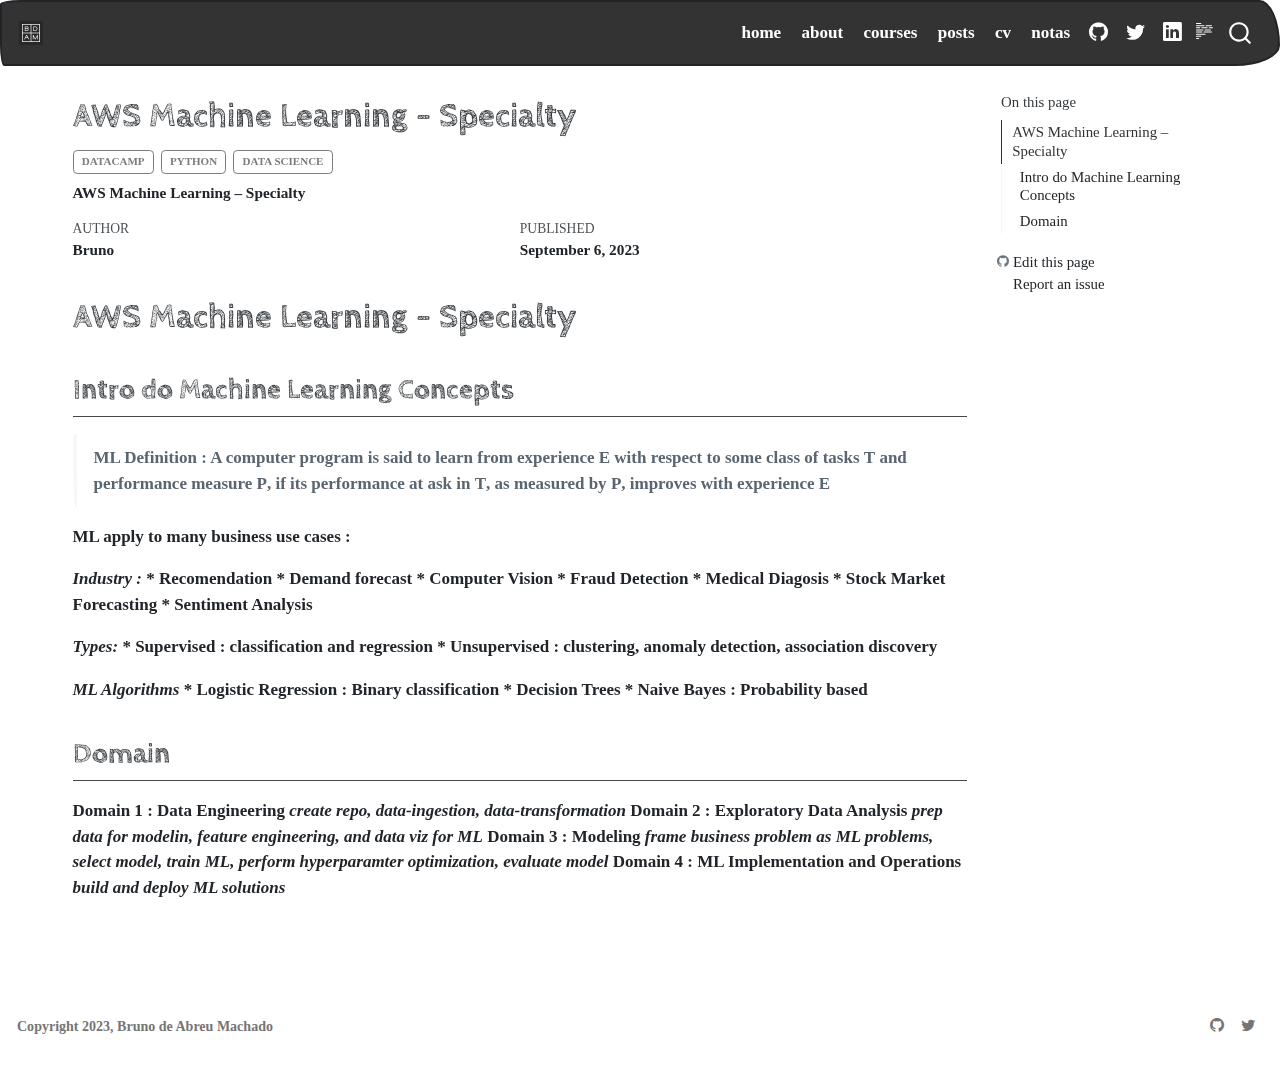
<file: docs/notas/2023-10-13-AWS Machine Learning/index.html>
<!DOCTYPE html>
<html xmlns="http://www.w3.org/1999/xhtml" lang="en" xml:lang="en"><head>

<meta charset="utf-8">
<meta name="generator" content="quarto-1.3.450">

<meta name="viewport" content="width=device-width, initial-scale=1.0, user-scalable=yes">

<meta name="author" content="Bruno">
<meta name="dcterms.date" content="2023-09-06">
<meta name="description" content="AWS Machine Learning – Specialty">

<title>Bruno de Abreu Machado - AWS Machine Learning – Specialty</title>
<style>
code{white-space: pre-wrap;}
span.smallcaps{font-variant: small-caps;}
div.columns{display: flex; gap: min(4vw, 1.5em);}
div.column{flex: auto; overflow-x: auto;}
div.hanging-indent{margin-left: 1.5em; text-indent: -1.5em;}
ul.task-list{list-style: none;}
ul.task-list li input[type="checkbox"] {
  width: 0.8em;
  margin: 0 0.8em 0.2em -1em; /* quarto-specific, see https://github.com/quarto-dev/quarto-cli/issues/4556 */ 
  vertical-align: middle;
}
</style>


<script src="../../site_libs/quarto-nav/quarto-nav.js"></script>
<script src="../../site_libs/quarto-nav/headroom.min.js"></script>
<script src="../../site_libs/clipboard/clipboard.min.js"></script>
<script src="../../site_libs/quarto-search/autocomplete.umd.js"></script>
<script src="../../site_libs/quarto-search/fuse.min.js"></script>
<script src="../../site_libs/quarto-search/quarto-search.js"></script>
<meta name="quarto:offset" content="../../">
<link href="../../img/favicon.png" rel="icon" type="image/png">
<script src="../../site_libs/quarto-html/quarto.js"></script>
<script src="../../site_libs/quarto-html/popper.min.js"></script>
<script src="../../site_libs/quarto-html/tippy.umd.min.js"></script>
<script src="../../site_libs/quarto-html/anchor.min.js"></script>
<link href="../../site_libs/quarto-html/tippy.css" rel="stylesheet">
<link href="../../site_libs/quarto-html/quarto-syntax-highlighting.css" rel="stylesheet" id="quarto-text-highlighting-styles">
<script src="../../site_libs/bootstrap/bootstrap.min.js"></script>
<link href="../../site_libs/bootstrap/bootstrap-icons.css" rel="stylesheet">
<link href="../../site_libs/bootstrap/bootstrap.min.css" rel="stylesheet" id="quarto-bootstrap" data-mode="light">
<script id="quarto-search-options" type="application/json">{
  "location": "navbar",
  "copy-button": false,
  "collapse-after": 3,
  "panel-placement": "end",
  "type": "overlay",
  "limit": 20,
  "language": {
    "search-no-results-text": "No results",
    "search-matching-documents-text": "matching documents",
    "search-copy-link-title": "Copy link to search",
    "search-hide-matches-text": "Hide additional matches",
    "search-more-match-text": "more match in this document",
    "search-more-matches-text": "more matches in this document",
    "search-clear-button-title": "Clear",
    "search-detached-cancel-button-title": "Cancel",
    "search-submit-button-title": "Submit",
    "search-label": "Search"
  }
}</script>


</head>

<body class="nav-fixed">

<div id="quarto-search-results"></div>
  <header id="quarto-header" class="headroom fixed-top">
    <nav class="navbar navbar-expand-lg navbar-dark ">
      <div class="navbar-container container-fluid">
      <div class="navbar-brand-container">
    <a href="../../index.html" class="navbar-brand navbar-brand-logo">
    <img src="../../img/favicon.png" alt="Bruno de Abreu Machado" class="navbar-logo">
    </a>
  </div>
            <div id="quarto-search" class="" title="Search"></div>
          <button class="navbar-toggler" type="button" data-bs-toggle="collapse" data-bs-target="#navbarCollapse" aria-controls="navbarCollapse" aria-expanded="false" aria-label="Toggle navigation" onclick="if (window.quartoToggleHeadroom) { window.quartoToggleHeadroom(); }">
  <span class="navbar-toggler-icon"></span>
</button>
          <div class="collapse navbar-collapse" id="navbarCollapse">
            <ul class="navbar-nav navbar-nav-scroll ms-auto">
  <li class="nav-item">
    <a class="nav-link" href="../../index.html" rel="" target="">
 <span class="menu-text">home</span></a>
  </li>  
  <li class="nav-item">
    <a class="nav-link" href="../../about.html" rel="" target="">
 <span class="menu-text">about</span></a>
  </li>  
  <li class="nav-item">
    <a class="nav-link" href="../../notas.html" rel="" target="">
 <span class="menu-text">courses</span></a>
  </li>  
  <li class="nav-item">
    <a class="nav-link" href="../../posts.html" rel="" target="">
 <span class="menu-text">posts</span></a>
  </li>  
  <li class="nav-item">
    <a class="nav-link" href="../../CV/resume.pdf" rel="" target="">
 <span class="menu-text">cv</span></a>
  </li>  
  <li class="nav-item">
    <a class="nav-link" href="https://brunodeabreu.com/book-notes-linux-learn/" rel="" target="">
 <span class="menu-text">notas</span></a>
  </li>  
  <li class="nav-item compact">
    <a class="nav-link" href="https://github.com/brunodeabreu" rel="" target=""><i class="bi bi-github" role="img">
</i> 
 <span class="menu-text"></span></a>
  </li>  
  <li class="nav-item compact">
    <a class="nav-link" href="https://twitter.com/bmachado" rel="" target=""><i class="bi bi-twitter" role="img">
</i> 
 <span class="menu-text"></span></a>
  </li>  
  <li class="nav-item compact">
    <a class="nav-link" href="https://www.linkedin.com/in/brunodeabreu/" rel="" target=""><i class="bi bi-linkedin" role="img">
</i> 
 <span class="menu-text"></span></a>
  </li>  
</ul>
            <div class="quarto-navbar-tools">
  <a href="" class="quarto-reader-toggle quarto-navigation-tool px-1" onclick="window.quartoToggleReader(); return false;" title="Toggle reader mode">
  <div class="quarto-reader-toggle-btn">
  <i class="bi"></i>
  </div>
</a>
</div>
          </div> <!-- /navcollapse -->
      </div> <!-- /container-fluid -->
    </nav>
</header>
<!-- content -->
<div id="quarto-content" class="quarto-container page-columns page-rows-contents page-layout-full page-navbar">
<!-- sidebar -->
<!-- margin-sidebar -->
    <div id="quarto-margin-sidebar" class="sidebar margin-sidebar">
        <nav id="TOC" role="doc-toc" class="toc-active">
    <h2 id="toc-title">On this page</h2>
   
  <ul>
  <li><a href="#aws-machine-learning-specialty" id="toc-aws-machine-learning-specialty" class="nav-link active" data-scroll-target="#aws-machine-learning-specialty">AWS Machine Learning – Specialty</a>
  <ul class="collapse">
  <li><a href="#intro-do-machine-learning-concepts" id="toc-intro-do-machine-learning-concepts" class="nav-link" data-scroll-target="#intro-do-machine-learning-concepts">Intro do Machine Learning Concepts</a></li>
  <li><a href="#domain" id="toc-domain" class="nav-link" data-scroll-target="#domain">Domain</a></li>
  </ul></li>
  </ul>
<div class="toc-actions"><div><i class="bi bi-github"></i></div><div class="action-links"><p><a href="https://github.com/brunodeabreu/SitePessoal/edit/main/notas/2023-10-13-AWS Machine Learning/index.qmd" class="toc-action">Edit this page</a></p><p><a href="https://github.com/brunodeabreu/SitePessoal/issues/new" class="toc-action">Report an issue</a></p></div></div></nav>
    </div>
<!-- main -->
<main class="content column-page-left" id="quarto-document-content">

<header id="title-block-header" class="quarto-title-block default">
<div class="quarto-title">
<h1 class="title">AWS Machine Learning – Specialty</h1>
  <div class="quarto-categories">
    <div class="quarto-category">datacamp</div>
    <div class="quarto-category">python</div>
    <div class="quarto-category">data science</div>
  </div>
  </div>

<div>
  <div class="description">
    <p>AWS Machine Learning – Specialty</p>
  </div>
</div>


<div class="quarto-title-meta">

    <div>
    <div class="quarto-title-meta-heading">Author</div>
    <div class="quarto-title-meta-contents">
             <p><a href="https://brunodeabreu.github.io">Bruno</a> </p>
          </div>
  </div>
    
    <div>
    <div class="quarto-title-meta-heading">Published</div>
    <div class="quarto-title-meta-contents">
      <p class="date">September 6, 2023</p>
    </div>
  </div>
  
    
  </div>
  

</header>

<section id="aws-machine-learning-specialty" class="level1">
<h1>AWS Machine Learning – Specialty</h1>
<!--## Intro do python-->
<section id="intro-do-machine-learning-concepts" class="level2">
<h2 class="anchored" data-anchor-id="intro-do-machine-learning-concepts">Intro do Machine Learning Concepts</h2>
<blockquote class="blockquote">
<p>ML Definition : A computer program is said to learn from experience <strong>E</strong> with respect to some class of tasks <strong>T</strong> and performance measure <strong>P</strong>, if its performance at ask in <strong>T</strong>, as measured by <strong>P</strong>, improves with experience <strong>E</strong></p>
</blockquote>
<p>ML apply to many business use cases :</p>
<p><em>Industry :</em> * Recomendation * Demand forecast * Computer Vision * Fraud Detection * Medical Diagosis * Stock Market Forecasting * Sentiment Analysis</p>
<p><em>Types:</em> * Supervised : classification and regression * Unsupervised : clustering, anomaly detection, association discovery</p>
<p><em>ML Algorithms</em> * Logistic Regression : Binary classification * Decision Trees * Naive Bayes : Probability based</p>
</section>
<section id="domain" class="level2">
<h2 class="anchored" data-anchor-id="domain">Domain</h2>
<p><strong>Domain 1</strong> : Data Engineering <em>create repo, data-ingestion, data-transformation</em> <strong>Domain 2</strong> : Exploratory Data Analysis <em>prep data for modelin, feature engineering, and data viz for ML</em> <strong>Domain 3</strong> : Modeling <em>frame business problem as ML problems, select model, train ML, perform hyperparamter optimization, evaluate model</em> <strong>Domain 4</strong> : ML Implementation and Operations <em>build and deploy ML solutions</em></p>


</section>
</section>

</main> <!-- /main -->
<script id="quarto-html-after-body" type="application/javascript">
window.document.addEventListener("DOMContentLoaded", function (event) {
  const toggleBodyColorMode = (bsSheetEl) => {
    const mode = bsSheetEl.getAttribute("data-mode");
    const bodyEl = window.document.querySelector("body");
    if (mode === "dark") {
      bodyEl.classList.add("quarto-dark");
      bodyEl.classList.remove("quarto-light");
    } else {
      bodyEl.classList.add("quarto-light");
      bodyEl.classList.remove("quarto-dark");
    }
  }
  const toggleBodyColorPrimary = () => {
    const bsSheetEl = window.document.querySelector("link#quarto-bootstrap");
    if (bsSheetEl) {
      toggleBodyColorMode(bsSheetEl);
    }
  }
  toggleBodyColorPrimary();  
  const icon = "";
  const anchorJS = new window.AnchorJS();
  anchorJS.options = {
    placement: 'right',
    icon: icon
  };
  anchorJS.add('.anchored');
  const isCodeAnnotation = (el) => {
    for (const clz of el.classList) {
      if (clz.startsWith('code-annotation-')) {                     
        return true;
      }
    }
    return false;
  }
  const clipboard = new window.ClipboardJS('.code-copy-button', {
    text: function(trigger) {
      const codeEl = trigger.previousElementSibling.cloneNode(true);
      for (const childEl of codeEl.children) {
        if (isCodeAnnotation(childEl)) {
          childEl.remove();
        }
      }
      return codeEl.innerText;
    }
  });
  clipboard.on('success', function(e) {
    // button target
    const button = e.trigger;
    // don't keep focus
    button.blur();
    // flash "checked"
    button.classList.add('code-copy-button-checked');
    var currentTitle = button.getAttribute("title");
    button.setAttribute("title", "Copied!");
    let tooltip;
    if (window.bootstrap) {
      button.setAttribute("data-bs-toggle", "tooltip");
      button.setAttribute("data-bs-placement", "left");
      button.setAttribute("data-bs-title", "Copied!");
      tooltip = new bootstrap.Tooltip(button, 
        { trigger: "manual", 
          customClass: "code-copy-button-tooltip",
          offset: [0, -8]});
      tooltip.show();    
    }
    setTimeout(function() {
      if (tooltip) {
        tooltip.hide();
        button.removeAttribute("data-bs-title");
        button.removeAttribute("data-bs-toggle");
        button.removeAttribute("data-bs-placement");
      }
      button.setAttribute("title", currentTitle);
      button.classList.remove('code-copy-button-checked');
    }, 1000);
    // clear code selection
    e.clearSelection();
  });
  function tippyHover(el, contentFn) {
    const config = {
      allowHTML: true,
      content: contentFn,
      maxWidth: 500,
      delay: 100,
      arrow: false,
      appendTo: function(el) {
          return el.parentElement;
      },
      interactive: true,
      interactiveBorder: 10,
      theme: 'quarto',
      placement: 'bottom-start'
    };
    window.tippy(el, config); 
  }
  const noterefs = window.document.querySelectorAll('a[role="doc-noteref"]');
  for (var i=0; i<noterefs.length; i++) {
    const ref = noterefs[i];
    tippyHover(ref, function() {
      // use id or data attribute instead here
      let href = ref.getAttribute('data-footnote-href') || ref.getAttribute('href');
      try { href = new URL(href).hash; } catch {}
      const id = href.replace(/^#\/?/, "");
      const note = window.document.getElementById(id);
      return note.innerHTML;
    });
  }
      let selectedAnnoteEl;
      const selectorForAnnotation = ( cell, annotation) => {
        let cellAttr = 'data-code-cell="' + cell + '"';
        let lineAttr = 'data-code-annotation="' +  annotation + '"';
        const selector = 'span[' + cellAttr + '][' + lineAttr + ']';
        return selector;
      }
      const selectCodeLines = (annoteEl) => {
        const doc = window.document;
        const targetCell = annoteEl.getAttribute("data-target-cell");
        const targetAnnotation = annoteEl.getAttribute("data-target-annotation");
        const annoteSpan = window.document.querySelector(selectorForAnnotation(targetCell, targetAnnotation));
        const lines = annoteSpan.getAttribute("data-code-lines").split(",");
        const lineIds = lines.map((line) => {
          return targetCell + "-" + line;
        })
        let top = null;
        let height = null;
        let parent = null;
        if (lineIds.length > 0) {
            //compute the position of the single el (top and bottom and make a div)
            const el = window.document.getElementById(lineIds[0]);
            top = el.offsetTop;
            height = el.offsetHeight;
            parent = el.parentElement.parentElement;
          if (lineIds.length > 1) {
            const lastEl = window.document.getElementById(lineIds[lineIds.length - 1]);
            const bottom = lastEl.offsetTop + lastEl.offsetHeight;
            height = bottom - top;
          }
          if (top !== null && height !== null && parent !== null) {
            // cook up a div (if necessary) and position it 
            let div = window.document.getElementById("code-annotation-line-highlight");
            if (div === null) {
              div = window.document.createElement("div");
              div.setAttribute("id", "code-annotation-line-highlight");
              div.style.position = 'absolute';
              parent.appendChild(div);
            }
            div.style.top = top - 2 + "px";
            div.style.height = height + 4 + "px";
            let gutterDiv = window.document.getElementById("code-annotation-line-highlight-gutter");
            if (gutterDiv === null) {
              gutterDiv = window.document.createElement("div");
              gutterDiv.setAttribute("id", "code-annotation-line-highlight-gutter");
              gutterDiv.style.position = 'absolute';
              const codeCell = window.document.getElementById(targetCell);
              const gutter = codeCell.querySelector('.code-annotation-gutter');
              gutter.appendChild(gutterDiv);
            }
            gutterDiv.style.top = top - 2 + "px";
            gutterDiv.style.height = height + 4 + "px";
          }
          selectedAnnoteEl = annoteEl;
        }
      };
      const unselectCodeLines = () => {
        const elementsIds = ["code-annotation-line-highlight", "code-annotation-line-highlight-gutter"];
        elementsIds.forEach((elId) => {
          const div = window.document.getElementById(elId);
          if (div) {
            div.remove();
          }
        });
        selectedAnnoteEl = undefined;
      };
      // Attach click handler to the DT
      const annoteDls = window.document.querySelectorAll('dt[data-target-cell]');
      for (const annoteDlNode of annoteDls) {
        annoteDlNode.addEventListener('click', (event) => {
          const clickedEl = event.target;
          if (clickedEl !== selectedAnnoteEl) {
            unselectCodeLines();
            const activeEl = window.document.querySelector('dt[data-target-cell].code-annotation-active');
            if (activeEl) {
              activeEl.classList.remove('code-annotation-active');
            }
            selectCodeLines(clickedEl);
            clickedEl.classList.add('code-annotation-active');
          } else {
            // Unselect the line
            unselectCodeLines();
            clickedEl.classList.remove('code-annotation-active');
          }
        });
      }
  const findCites = (el) => {
    const parentEl = el.parentElement;
    if (parentEl) {
      const cites = parentEl.dataset.cites;
      if (cites) {
        return {
          el,
          cites: cites.split(' ')
        };
      } else {
        return findCites(el.parentElement)
      }
    } else {
      return undefined;
    }
  };
  var bibliorefs = window.document.querySelectorAll('a[role="doc-biblioref"]');
  for (var i=0; i<bibliorefs.length; i++) {
    const ref = bibliorefs[i];
    const citeInfo = findCites(ref);
    if (citeInfo) {
      tippyHover(citeInfo.el, function() {
        var popup = window.document.createElement('div');
        citeInfo.cites.forEach(function(cite) {
          var citeDiv = window.document.createElement('div');
          citeDiv.classList.add('hanging-indent');
          citeDiv.classList.add('csl-entry');
          var biblioDiv = window.document.getElementById('ref-' + cite);
          if (biblioDiv) {
            citeDiv.innerHTML = biblioDiv.innerHTML;
          }
          popup.appendChild(citeDiv);
        });
        return popup.innerHTML;
      });
    }
  }
});
</script>
</div> <!-- /content -->
<footer class="footer">
  <div class="nav-footer">
    <div class="nav-footer-left">
      <ul class="footer-items list-unstyled">
    <li class="nav-item">
 Copyright 2023, Bruno de Abreu Machado
  </li>  
</ul>
    </div>   
    <div class="nav-footer-center">
      &nbsp;
    </div>
    <div class="nav-footer-right">
      <ul class="footer-items list-unstyled">
    <li class="nav-item compact">
    <a class="nav-link" href="https://github.com/brunodeabreu">
      <i class="bi bi-github" role="img">
</i> 
    </a>
  </li>  
    <li class="nav-item compact">
    <a class="nav-link" href="https://twitter.com/__bmachado__">
      <i class="bi bi-twitter" role="img">
</i> 
    </a>
  </li>  
</ul>
    </div>
  </div>
</footer>



</body></html>
</file>
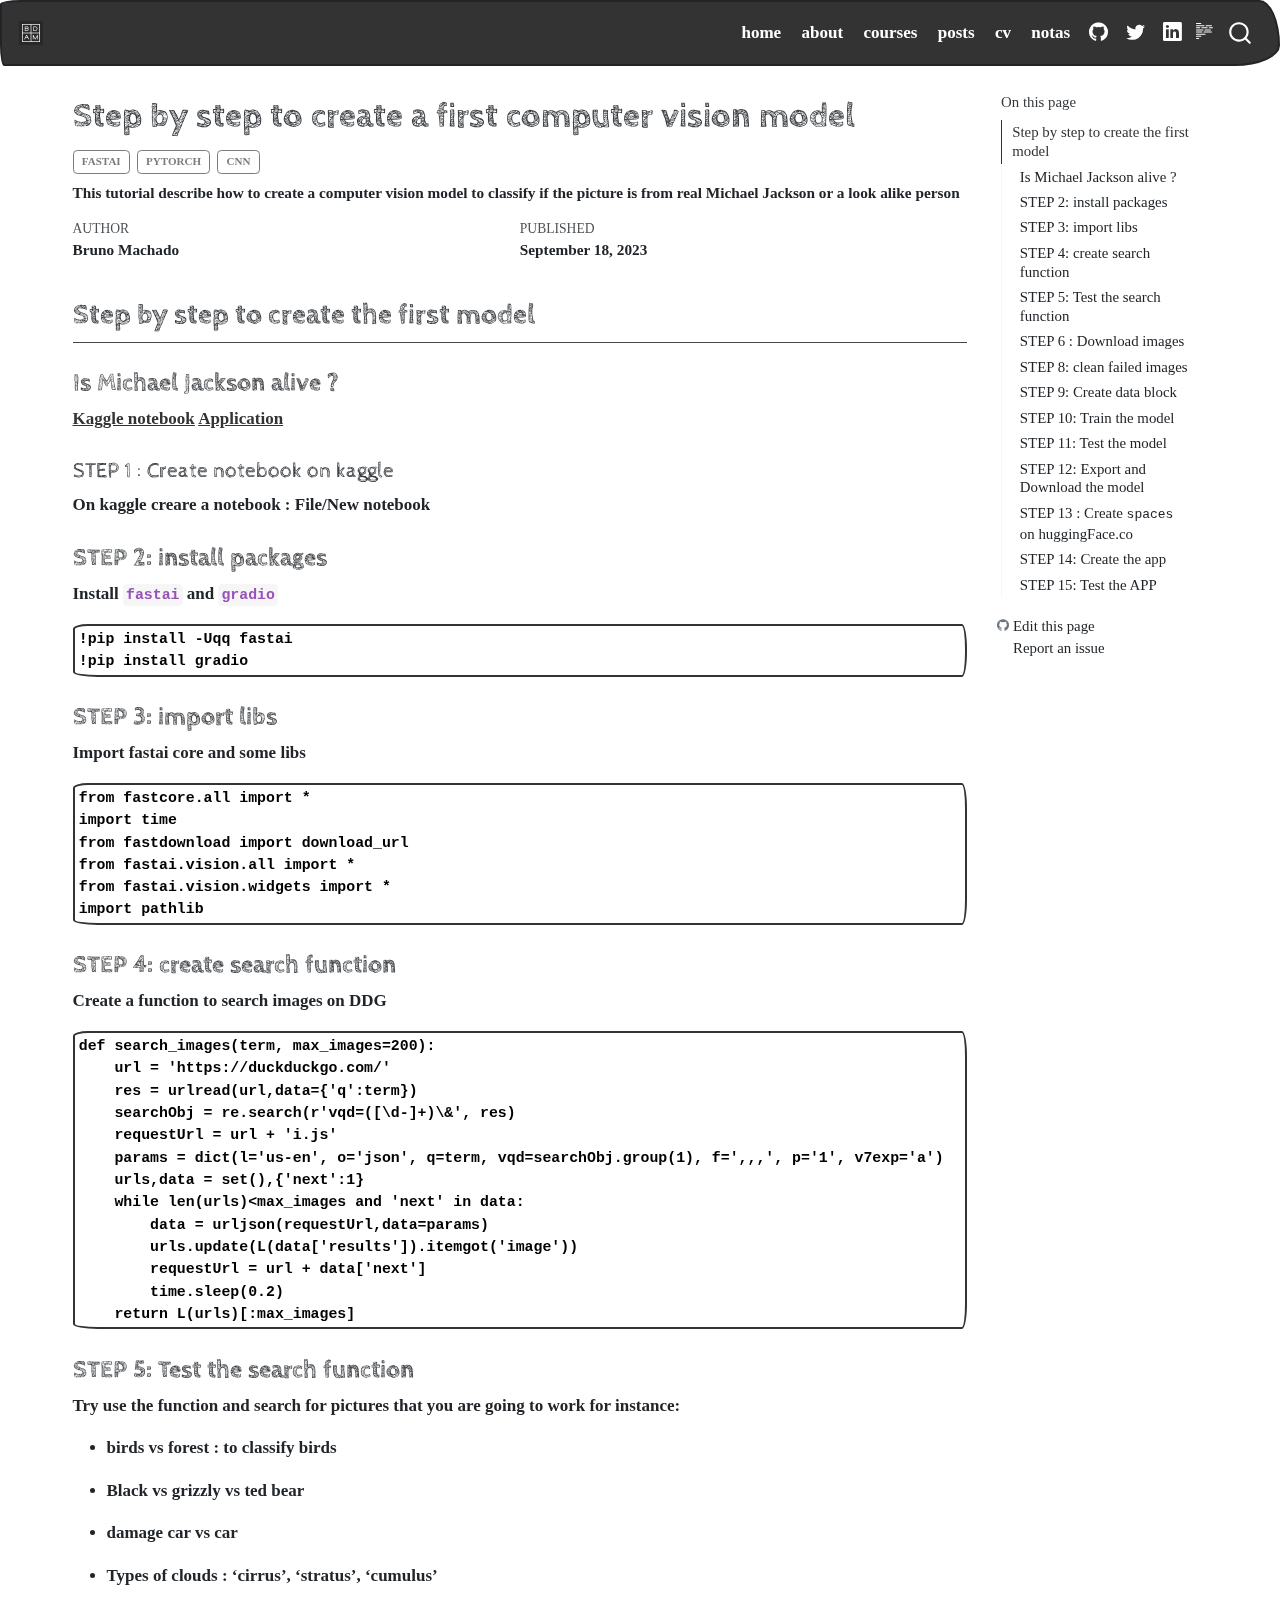
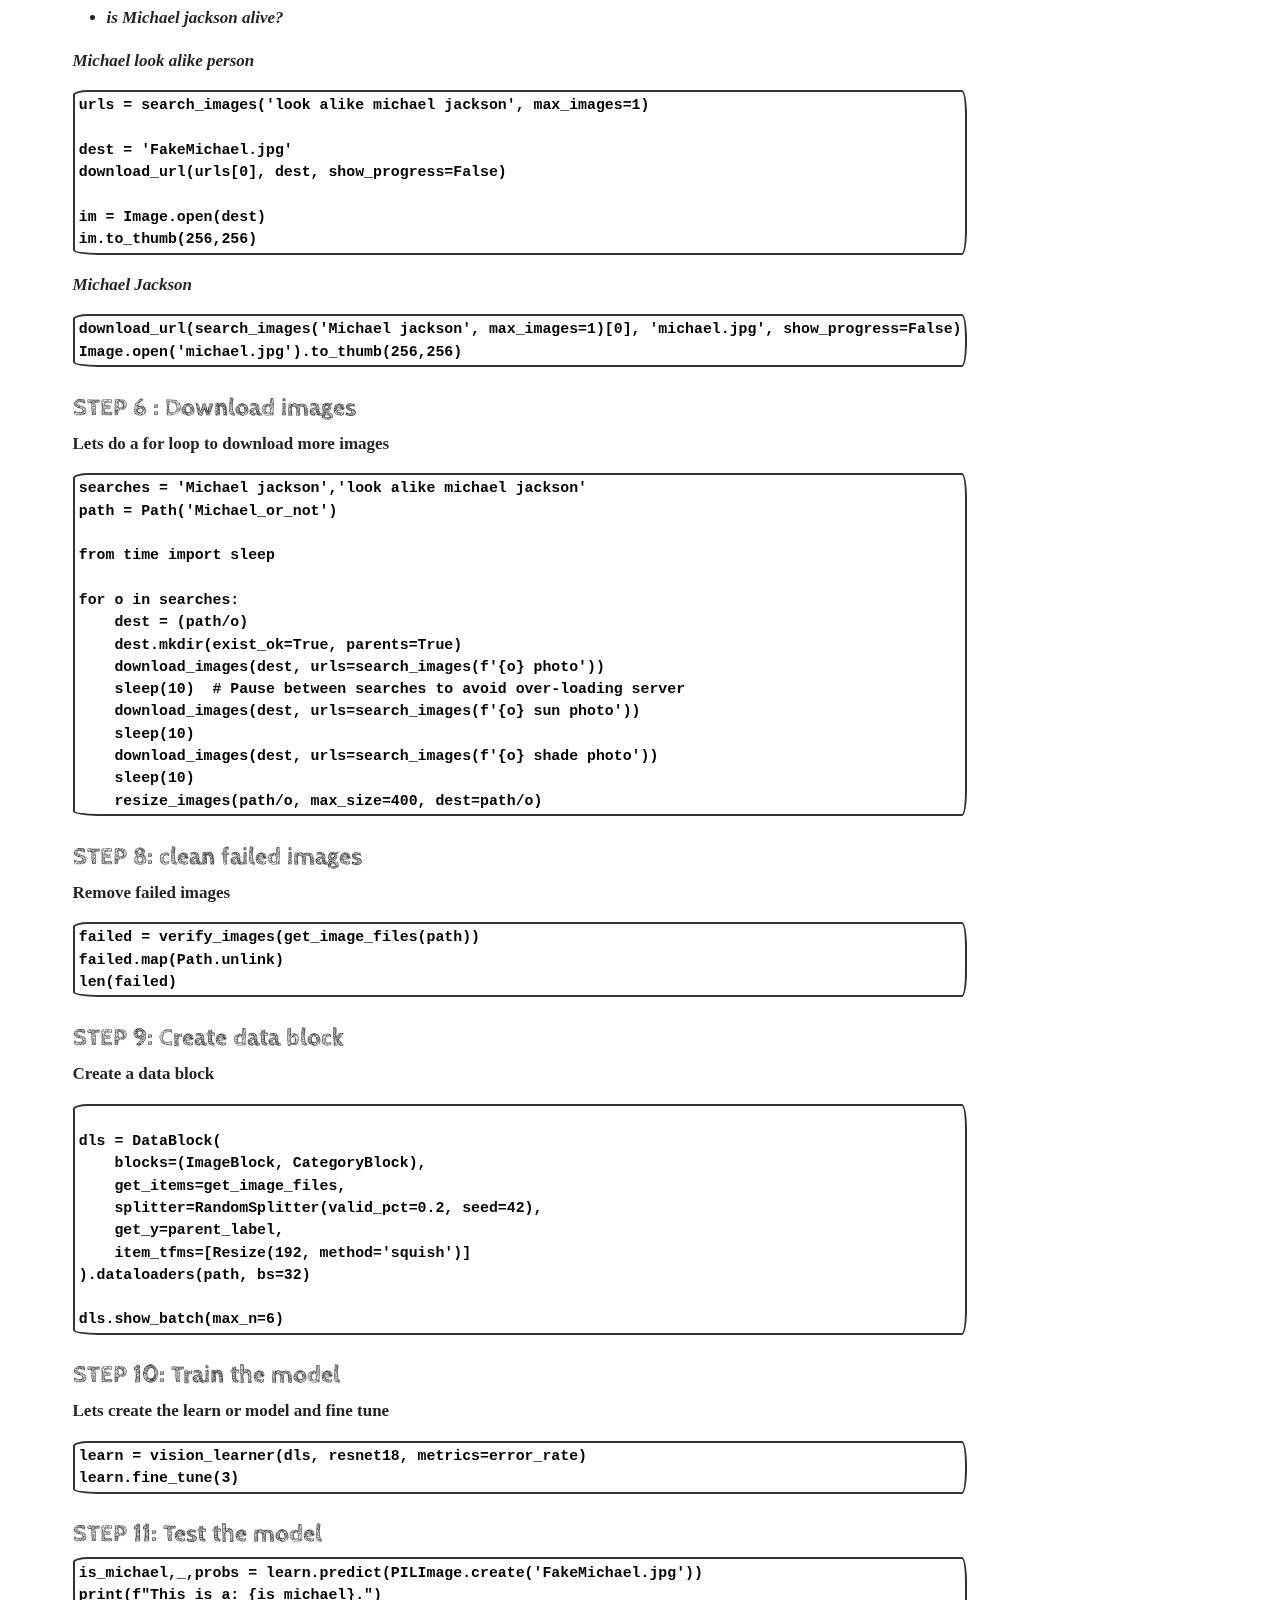
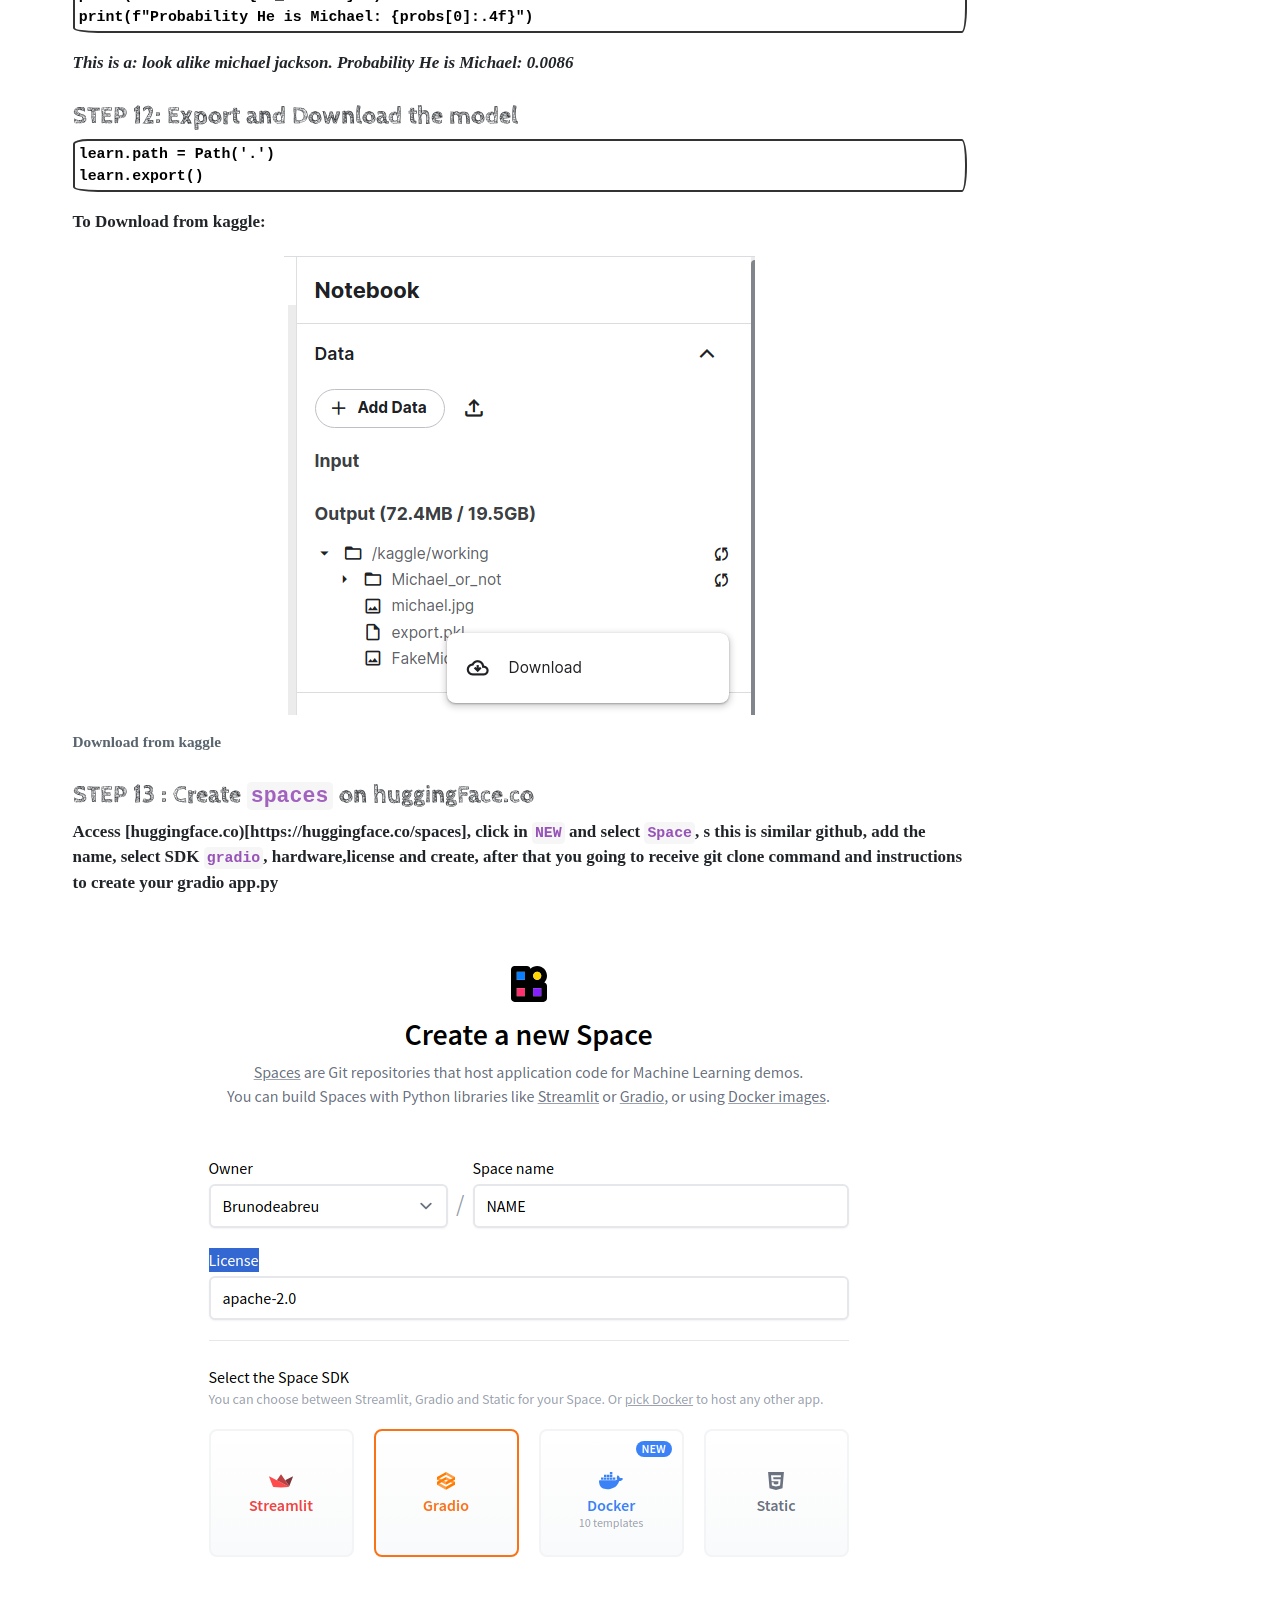
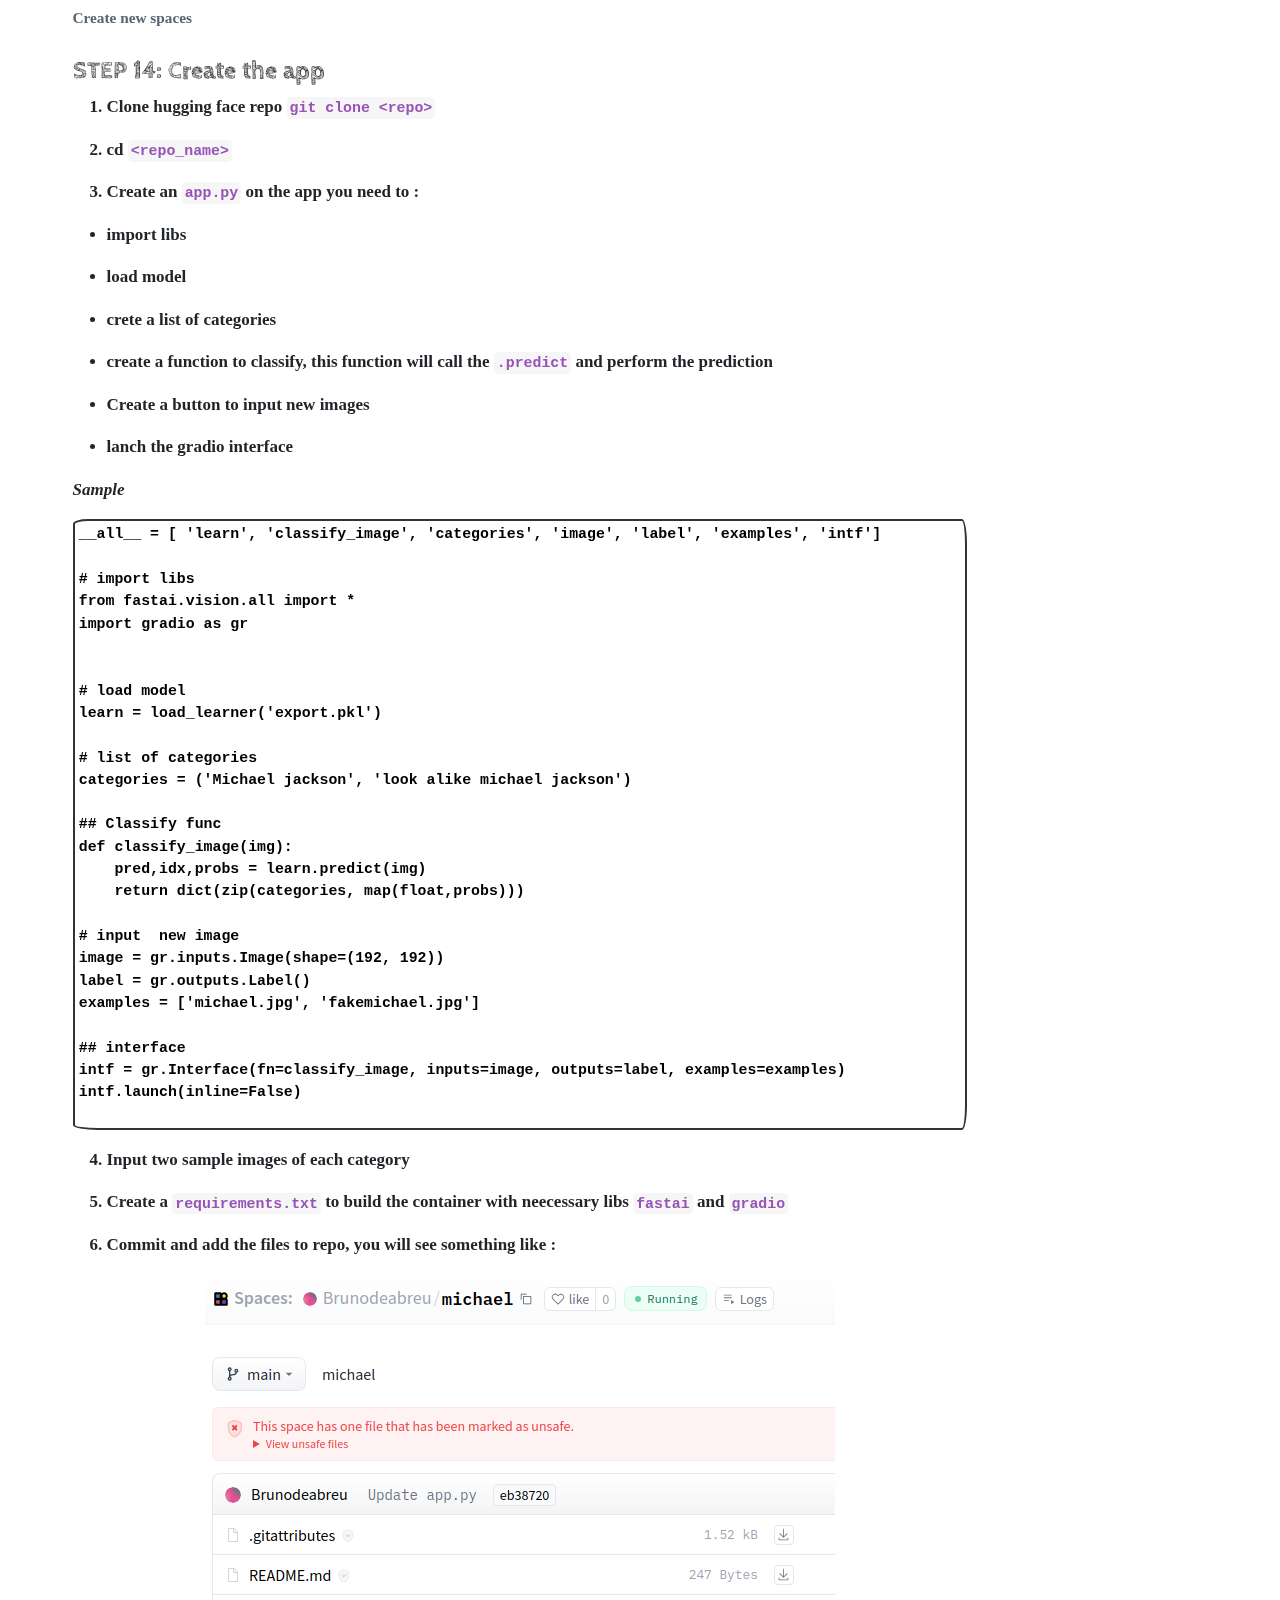
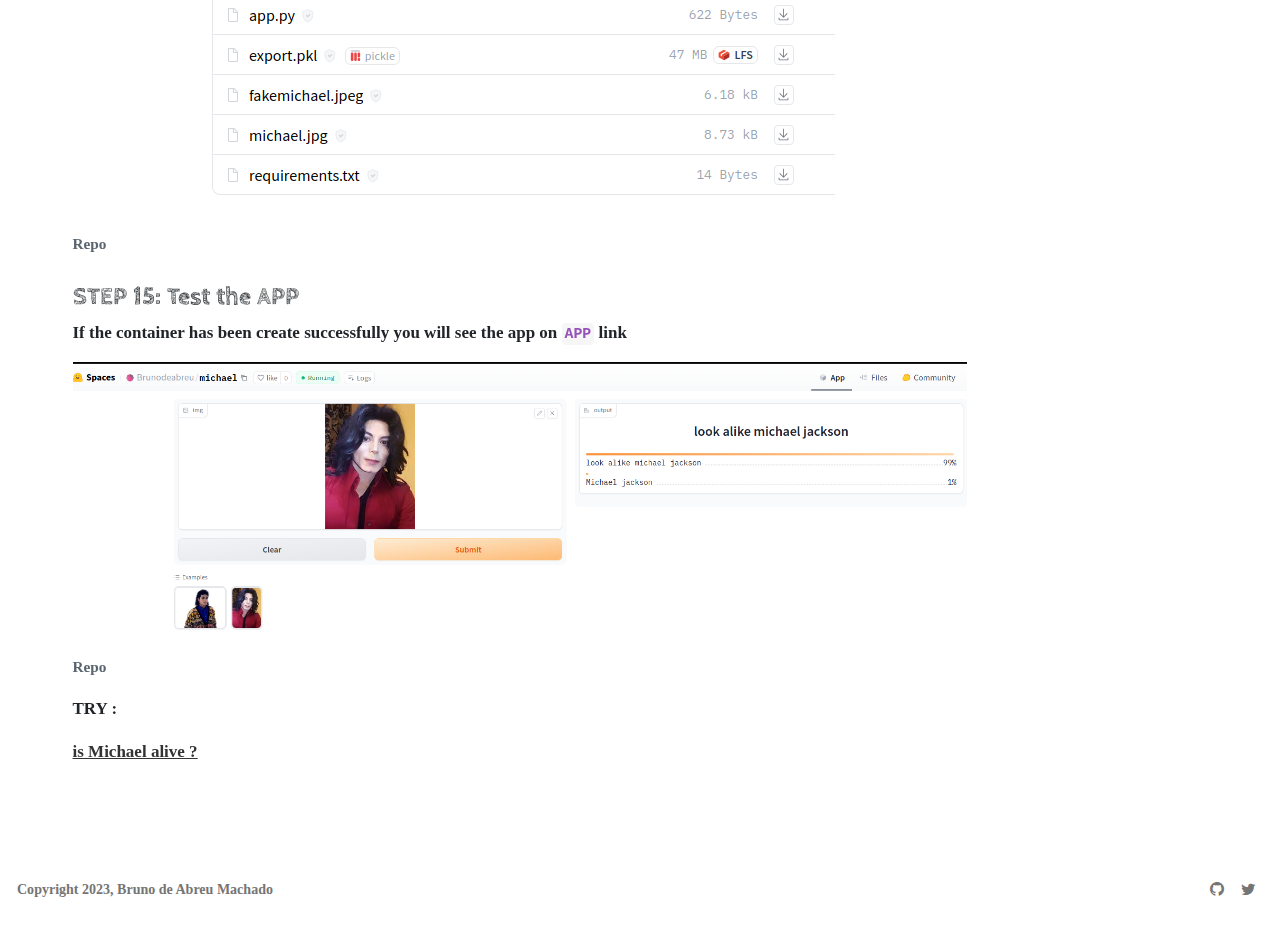
<file: docs/posts/2022-09-30-first-cnn-model/index.html>
<!DOCTYPE html>
<html xmlns="http://www.w3.org/1999/xhtml" lang="en" xml:lang="en"><head>

<meta charset="utf-8">
<meta name="generator" content="quarto-1.3.450">

<meta name="viewport" content="width=device-width, initial-scale=1.0, user-scalable=yes">

<meta name="author" content="Bruno Machado">
<meta name="dcterms.date" content="2023-09-18">
<meta name="description" content="This tutorial describe how to create a computer vision model to classify if the picture is from real Michael Jackson or a look alike person">

<title>Bruno de Abreu Machado - Step by step to create a first computer vision model</title>
<style>
code{white-space: pre-wrap;}
span.smallcaps{font-variant: small-caps;}
div.columns{display: flex; gap: min(4vw, 1.5em);}
div.column{flex: auto; overflow-x: auto;}
div.hanging-indent{margin-left: 1.5em; text-indent: -1.5em;}
ul.task-list{list-style: none;}
ul.task-list li input[type="checkbox"] {
  width: 0.8em;
  margin: 0 0.8em 0.2em -1em; /* quarto-specific, see https://github.com/quarto-dev/quarto-cli/issues/4556 */ 
  vertical-align: middle;
}
</style>


<script src="../../site_libs/quarto-nav/quarto-nav.js"></script>
<script src="../../site_libs/quarto-nav/headroom.min.js"></script>
<script src="../../site_libs/clipboard/clipboard.min.js"></script>
<script src="../../site_libs/quarto-search/autocomplete.umd.js"></script>
<script src="../../site_libs/quarto-search/fuse.min.js"></script>
<script src="../../site_libs/quarto-search/quarto-search.js"></script>
<meta name="quarto:offset" content="../../">
<link href="../../img/favicon.png" rel="icon" type="image/png">
<script src="../../site_libs/quarto-html/quarto.js"></script>
<script src="../../site_libs/quarto-html/popper.min.js"></script>
<script src="../../site_libs/quarto-html/tippy.umd.min.js"></script>
<script src="../../site_libs/quarto-html/anchor.min.js"></script>
<link href="../../site_libs/quarto-html/tippy.css" rel="stylesheet">
<link href="../../site_libs/quarto-html/quarto-syntax-highlighting.css" rel="stylesheet" id="quarto-text-highlighting-styles">
<script src="../../site_libs/bootstrap/bootstrap.min.js"></script>
<link href="../../site_libs/bootstrap/bootstrap-icons.css" rel="stylesheet">
<link href="../../site_libs/bootstrap/bootstrap.min.css" rel="stylesheet" id="quarto-bootstrap" data-mode="light">
<script id="quarto-search-options" type="application/json">{
  "location": "navbar",
  "copy-button": false,
  "collapse-after": 3,
  "panel-placement": "end",
  "type": "overlay",
  "limit": 20,
  "language": {
    "search-no-results-text": "No results",
    "search-matching-documents-text": "matching documents",
    "search-copy-link-title": "Copy link to search",
    "search-hide-matches-text": "Hide additional matches",
    "search-more-match-text": "more match in this document",
    "search-more-matches-text": "more matches in this document",
    "search-clear-button-title": "Clear",
    "search-detached-cancel-button-title": "Cancel",
    "search-submit-button-title": "Submit",
    "search-label": "Search"
  }
}</script>


</head>

<body class="nav-fixed">

<div id="quarto-search-results"></div>
  <header id="quarto-header" class="headroom fixed-top">
    <nav class="navbar navbar-expand-lg navbar-dark ">
      <div class="navbar-container container-fluid">
      <div class="navbar-brand-container">
    <a href="../../index.html" class="navbar-brand navbar-brand-logo">
    <img src="../../img/favicon.png" alt="Bruno de Abreu Machado" class="navbar-logo">
    </a>
  </div>
            <div id="quarto-search" class="" title="Search"></div>
          <button class="navbar-toggler" type="button" data-bs-toggle="collapse" data-bs-target="#navbarCollapse" aria-controls="navbarCollapse" aria-expanded="false" aria-label="Toggle navigation" onclick="if (window.quartoToggleHeadroom) { window.quartoToggleHeadroom(); }">
  <span class="navbar-toggler-icon"></span>
</button>
          <div class="collapse navbar-collapse" id="navbarCollapse">
            <ul class="navbar-nav navbar-nav-scroll ms-auto">
  <li class="nav-item">
    <a class="nav-link" href="../../index.html" rel="" target="">
 <span class="menu-text">home</span></a>
  </li>  
  <li class="nav-item">
    <a class="nav-link" href="../../about.html" rel="" target="">
 <span class="menu-text">about</span></a>
  </li>  
  <li class="nav-item">
    <a class="nav-link" href="../../notas.html" rel="" target="">
 <span class="menu-text">courses</span></a>
  </li>  
  <li class="nav-item">
    <a class="nav-link" href="../../posts.html" rel="" target="">
 <span class="menu-text">posts</span></a>
  </li>  
  <li class="nav-item">
    <a class="nav-link" href="../../CV/resume.pdf" rel="" target="">
 <span class="menu-text">cv</span></a>
  </li>  
  <li class="nav-item">
    <a class="nav-link" href="https://brunodeabreu.com/book-notes-linux-learn/" rel="" target="">
 <span class="menu-text">notas</span></a>
  </li>  
  <li class="nav-item compact">
    <a class="nav-link" href="https://github.com/brunodeabreu" rel="" target=""><i class="bi bi-github" role="img">
</i> 
 <span class="menu-text"></span></a>
  </li>  
  <li class="nav-item compact">
    <a class="nav-link" href="https://twitter.com/bmachado" rel="" target=""><i class="bi bi-twitter" role="img">
</i> 
 <span class="menu-text"></span></a>
  </li>  
  <li class="nav-item compact">
    <a class="nav-link" href="https://www.linkedin.com/in/brunodeabreu/" rel="" target=""><i class="bi bi-linkedin" role="img">
</i> 
 <span class="menu-text"></span></a>
  </li>  
</ul>
            <div class="quarto-navbar-tools">
  <a href="" class="quarto-reader-toggle quarto-navigation-tool px-1" onclick="window.quartoToggleReader(); return false;" title="Toggle reader mode">
  <div class="quarto-reader-toggle-btn">
  <i class="bi"></i>
  </div>
</a>
</div>
          </div> <!-- /navcollapse -->
      </div> <!-- /container-fluid -->
    </nav>
</header>
<!-- content -->
<div id="quarto-content" class="quarto-container page-columns page-rows-contents page-layout-full page-navbar">
<!-- sidebar -->
<!-- margin-sidebar -->
    <div id="quarto-margin-sidebar" class="sidebar margin-sidebar">
        <nav id="TOC" role="doc-toc" class="toc-active">
    <h2 id="toc-title">On this page</h2>
   
  <ul>
  <li><a href="#step-by-step-to-create-the-first-model" id="toc-step-by-step-to-create-the-first-model" class="nav-link active" data-scroll-target="#step-by-step-to-create-the-first-model">Step by step to create the first model</a>
  <ul class="collapse">
  <li><a href="#is-michael-jackson-alive" id="toc-is-michael-jackson-alive" class="nav-link" data-scroll-target="#is-michael-jackson-alive">Is Michael Jackson alive ?</a></li>
  <li><a href="#step-2-install-packages" id="toc-step-2-install-packages" class="nav-link" data-scroll-target="#step-2-install-packages">STEP 2: install packages</a></li>
  <li><a href="#step-3-import-libs" id="toc-step-3-import-libs" class="nav-link" data-scroll-target="#step-3-import-libs">STEP 3: import libs</a></li>
  <li><a href="#step-4-create-search-function" id="toc-step-4-create-search-function" class="nav-link" data-scroll-target="#step-4-create-search-function">STEP 4: create search function</a></li>
  <li><a href="#step-5-test-the-search-function" id="toc-step-5-test-the-search-function" class="nav-link" data-scroll-target="#step-5-test-the-search-function">STEP 5: Test the search function</a></li>
  <li><a href="#step-6-download-images" id="toc-step-6-download-images" class="nav-link" data-scroll-target="#step-6-download-images">STEP 6 : Download images</a></li>
  <li><a href="#step-8-clean-failed-images" id="toc-step-8-clean-failed-images" class="nav-link" data-scroll-target="#step-8-clean-failed-images">STEP 8: clean failed images</a></li>
  <li><a href="#step-9-create-data-block" id="toc-step-9-create-data-block" class="nav-link" data-scroll-target="#step-9-create-data-block">STEP 9: Create data block</a></li>
  <li><a href="#step-10-train-the-model" id="toc-step-10-train-the-model" class="nav-link" data-scroll-target="#step-10-train-the-model">STEP 10: Train the model</a></li>
  <li><a href="#step-11-test-the-model" id="toc-step-11-test-the-model" class="nav-link" data-scroll-target="#step-11-test-the-model">STEP 11: Test the model</a></li>
  <li><a href="#step-12-export-and-download-the-model" id="toc-step-12-export-and-download-the-model" class="nav-link" data-scroll-target="#step-12-export-and-download-the-model">STEP 12: Export and Download the model</a></li>
  <li><a href="#step-13-create-spaces-on-huggingface.co" id="toc-step-13-create-spaces-on-huggingface.co" class="nav-link" data-scroll-target="#step-13-create-spaces-on-huggingface.co">STEP 13 : Create <code>spaces</code> on huggingFace.co</a></li>
  <li><a href="#step-14-create-the-app" id="toc-step-14-create-the-app" class="nav-link" data-scroll-target="#step-14-create-the-app">STEP 14: Create the app</a></li>
  <li><a href="#step-15-test-the-app" id="toc-step-15-test-the-app" class="nav-link" data-scroll-target="#step-15-test-the-app">STEP 15: Test the APP</a></li>
  </ul></li>
  </ul>
<div class="toc-actions"><div><i class="bi bi-github"></i></div><div class="action-links"><p><a href="https://github.com/brunodeabreu/SitePessoal/edit/main/posts/2022-09-30-first-cnn-model/index.qmd" class="toc-action">Edit this page</a></p><p><a href="https://github.com/brunodeabreu/SitePessoal/issues/new" class="toc-action">Report an issue</a></p></div></div></nav>
    </div>
<!-- main -->
<main class="content column-page-left" id="quarto-document-content">

<header id="title-block-header" class="quarto-title-block default">
<div class="quarto-title">
<h1 class="title">Step by step to create a first computer vision model</h1>
  <div class="quarto-categories">
    <div class="quarto-category">fastai</div>
    <div class="quarto-category">pytorch</div>
    <div class="quarto-category">CNN</div>
  </div>
  </div>

<div>
  <div class="description">
    <p>This tutorial describe how to create a computer vision model to classify if the picture is from real Michael Jackson or a look alike person</p>
  </div>
</div>


<div class="quarto-title-meta">

    <div>
    <div class="quarto-title-meta-heading">Author</div>
    <div class="quarto-title-meta-contents">
             <p>Bruno Machado </p>
          </div>
  </div>
    
    <div>
    <div class="quarto-title-meta-heading">Published</div>
    <div class="quarto-title-meta-contents">
      <p class="date">September 18, 2023</p>
    </div>
  </div>
  
    
  </div>
  

</header>

<section id="step-by-step-to-create-the-first-model" class="level2">
<h2 class="anchored" data-anchor-id="step-by-step-to-create-the-first-model">Step by step to create the first model</h2>
<section id="is-michael-jackson-alive" class="level3">
<h3 class="anchored" data-anchor-id="is-michael-jackson-alive">Is Michael Jackson alive ?</h3>
<p><a href="https://www.kaggle.com/brunodeabreu/michael">Kaggle notebook</a> <a href="https://huggingface.co/spaces/Brunodeabreu/michael">Application</a></p>
<section id="step-1-create-notebook-on-kaggle" class="level4">
<h4 class="anchored" data-anchor-id="step-1-create-notebook-on-kaggle">STEP 1 : Create notebook on kaggle</h4>
<p>On kaggle creare a notebook : File/New notebook</p>
</section>
</section>
<section id="step-2-install-packages" class="level3">
<h3 class="anchored" data-anchor-id="step-2-install-packages">STEP 2: install packages</h3>
<p>Install <code>fastai</code> and <code>gradio</code></p>
<pre><code>!pip install -Uqq fastai
!pip install gradio
</code></pre>
</section>
<section id="step-3-import-libs" class="level3">
<h3 class="anchored" data-anchor-id="step-3-import-libs">STEP 3: import libs</h3>
<p>Import fastai core and some libs</p>
<pre><code>from fastcore.all import *
import time
from fastdownload import download_url
from fastai.vision.all import *
from fastai.vision.widgets import *
import pathlib</code></pre>
</section>
<section id="step-4-create-search-function" class="level3">
<h3 class="anchored" data-anchor-id="step-4-create-search-function">STEP 4: create search function</h3>
<p>Create a function to search images on DDG</p>
<pre><code>def search_images(term, max_images=200):
    url = 'https://duckduckgo.com/'
    res = urlread(url,data={'q':term})
    searchObj = re.search(r'vqd=([\d-]+)\&amp;', res)
    requestUrl = url + 'i.js'
    params = dict(l='us-en', o='json', q=term, vqd=searchObj.group(1), f=',,,', p='1', v7exp='a')
    urls,data = set(),{'next':1}
    while len(urls)&lt;max_images and 'next' in data:
        data = urljson(requestUrl,data=params)
        urls.update(L(data['results']).itemgot('image'))
        requestUrl = url + data['next']
        time.sleep(0.2)
    return L(urls)[:max_images]</code></pre>
</section>
<section id="step-5-test-the-search-function" class="level3">
<h3 class="anchored" data-anchor-id="step-5-test-the-search-function">STEP 5: Test the search function</h3>
<p>Try use the function and search for pictures that you are going to work for instance:</p>
<ul>
<li><p>birds vs forest : to classify birds</p></li>
<li><p>Black vs grizzly vs ted bear</p></li>
<li><p>damage car vs car</p></li>
<li><p>Types of clouds : ‘cirrus’, ‘stratus’, ‘cumulus’</p></li>
<li><p><em>is Michael jackson alive?</em></p></li>
</ul>
<p><strong><em>Michael look alike person</em></strong></p>
<pre><code>urls = search_images('look alike michael jackson', max_images=1)

dest = 'FakeMichael.jpg'
download_url(urls[0], dest, show_progress=False)

im = Image.open(dest)
im.to_thumb(256,256)</code></pre>
<p><strong><em>Michael Jackson</em></strong></p>
<pre><code>download_url(search_images('Michael jackson', max_images=1)[0], 'michael.jpg', show_progress=False)
Image.open('michael.jpg').to_thumb(256,256)
</code></pre>
</section>
<section id="step-6-download-images" class="level3">
<h3 class="anchored" data-anchor-id="step-6-download-images">STEP 6 : Download images</h3>
<p>Lets do a for loop to download more images</p>
<pre><code>searches = 'Michael jackson','look alike michael jackson'
path = Path('Michael_or_not')

from time import sleep

for o in searches:
    dest = (path/o)
    dest.mkdir(exist_ok=True, parents=True)
    download_images(dest, urls=search_images(f'{o} photo'))
    sleep(10)  # Pause between searches to avoid over-loading server
    download_images(dest, urls=search_images(f'{o} sun photo'))
    sleep(10)
    download_images(dest, urls=search_images(f'{o} shade photo'))
    sleep(10)
    resize_images(path/o, max_size=400, dest=path/o)
</code></pre>
</section>
<section id="step-8-clean-failed-images" class="level3">
<h3 class="anchored" data-anchor-id="step-8-clean-failed-images">STEP 8: clean failed images</h3>
<p>Remove failed images</p>
<pre><code>failed = verify_images(get_image_files(path))
failed.map(Path.unlink)
len(failed)
</code></pre>
</section>
<section id="step-9-create-data-block" class="level3">
<h3 class="anchored" data-anchor-id="step-9-create-data-block">STEP 9: Create data block</h3>
<p>Create a data block</p>
<pre><code>
dls = DataBlock(
    blocks=(ImageBlock, CategoryBlock), 
    get_items=get_image_files, 
    splitter=RandomSplitter(valid_pct=0.2, seed=42),
    get_y=parent_label,
    item_tfms=[Resize(192, method='squish')]
).dataloaders(path, bs=32)

dls.show_batch(max_n=6)</code></pre>
</section>
<section id="step-10-train-the-model" class="level3">
<h3 class="anchored" data-anchor-id="step-10-train-the-model">STEP 10: Train the model</h3>
<p>Lets create the learn or model and fine tune</p>
<pre><code>learn = vision_learner(dls, resnet18, metrics=error_rate)
learn.fine_tune(3)</code></pre>
</section>
<section id="step-11-test-the-model" class="level3">
<h3 class="anchored" data-anchor-id="step-11-test-the-model">STEP 11: Test the model</h3>
<pre><code>is_michael,_,probs = learn.predict(PILImage.create('FakeMichael.jpg'))
print(f"This is a: {is_michael}.")
print(f"Probability He is Michael: {probs[0]:.4f}")</code></pre>
<p><strong><em>This is a: look alike michael jackson.</em></strong> <strong><em>Probability He is Michael: 0.0086</em></strong></p>
</section>
<section id="step-12-export-and-download-the-model" class="level3">
<h3 class="anchored" data-anchor-id="step-12-export-and-download-the-model">STEP 12: Export and Download the model</h3>
<pre><code>learn.path = Path('.')
learn.export()
</code></pre>
<p>To Download from kaggle:</p>
<div class="quarto-figure quarto-figure-center">
<figure class="figure">
<p><img src="img/export_download_model_kaggle.png" class="img-fluid figure-img"></p>
<figcaption class="figure-caption">Download from kaggle</figcaption>
</figure>
</div>
</section>
<section id="step-13-create-spaces-on-huggingface.co" class="level3">
<h3 class="anchored" data-anchor-id="step-13-create-spaces-on-huggingface.co">STEP 13 : Create <code>spaces</code> on huggingFace.co</h3>
<p>Access [huggingface.co)[https://huggingface.co/spaces], click in <code>NEW</code> and select <code>Space</code>, s this is similar github, add the name, select SDK <code>gradio</code>, hardware,license and create, after that you going to receive git clone command and instructions to create your gradio app.py</p>
<div class="quarto-figure quarto-figure-center">
<figure class="figure">
<p><img src="img/huggingface_new_space.png" class="img-fluid figure-img"></p>
<figcaption class="figure-caption">Create new spaces</figcaption>
</figure>
</div>
</section>
<section id="step-14-create-the-app" class="level3">
<h3 class="anchored" data-anchor-id="step-14-create-the-app">STEP 14: Create the app</h3>
<ol type="1">
<li><p>Clone hugging face repo <code>git clone &lt;repo&gt;</code></p></li>
<li><p>cd <code>&lt;repo_name&gt;</code></p></li>
<li><p>Create an <code>app.py</code> on the app you need to :</p></li>
</ol>
<ul>
<li><p>import libs</p></li>
<li><p>load model</p></li>
<li><p>crete a list of categories</p></li>
<li><p>create a function to classify, this function will call the <code>.predict</code> and perform the prediction</p></li>
<li><p>Create a button to input new images</p></li>
<li><p>lanch the gradio interface</p></li>
</ul>
<p><strong><em>Sample</em></strong></p>
<pre><code>__all__ = [ 'learn', 'classify_image', 'categories', 'image', 'label', 'examples', 'intf']

# import libs
from fastai.vision.all import *
import gradio as gr


# load model
learn = load_learner('export.pkl')

# list of categories
categories = ('Michael jackson', 'look alike michael jackson')

## Classify func
def classify_image(img):
    pred,idx,probs = learn.predict(img)
    return dict(zip(categories, map(float,probs)))

# input  new image
image = gr.inputs.Image(shape=(192, 192))
label = gr.outputs.Label()
examples = ['michael.jpg', 'fakemichael.jpg']

## interface
intf = gr.Interface(fn=classify_image, inputs=image, outputs=label, examples=examples)
intf.launch(inline=False)

</code></pre>
<ol start="4" type="1">
<li><p>Input two sample images of each category</p></li>
<li><p>Create a <code>requirements.txt</code> to build the container with neecessary libs <code>fastai</code> and <code>gradio</code></p></li>
<li><p>Commit and add the files to repo, you will see something like :</p></li>
</ol>
<div class="quarto-figure quarto-figure-center">
<figure class="figure">
<p><img src="img/huggingface_repo.png" class="img-fluid figure-img"></p>
<figcaption class="figure-caption">Repo</figcaption>
</figure>
</div>
</section>
<section id="step-15-test-the-app" class="level3">
<h3 class="anchored" data-anchor-id="step-15-test-the-app">STEP 15: Test the APP</h3>
<p>If the container has been create successfully you will see the app on <code>APP</code> link</p>
<div class="quarto-figure quarto-figure-center">
<figure class="figure">
<p><img src="img/app_hugging_face.png" class="img-fluid figure-img"></p>
<figcaption class="figure-caption">Repo</figcaption>
</figure>
</div>
<p>TRY :</p>
<p><a href="https://huggingface.co/spaces/Brunodeabreu/michael">is Michael alive ?</a></p>


</section>
</section>

</main> <!-- /main -->
<script id="quarto-html-after-body" type="application/javascript">
window.document.addEventListener("DOMContentLoaded", function (event) {
  const toggleBodyColorMode = (bsSheetEl) => {
    const mode = bsSheetEl.getAttribute("data-mode");
    const bodyEl = window.document.querySelector("body");
    if (mode === "dark") {
      bodyEl.classList.add("quarto-dark");
      bodyEl.classList.remove("quarto-light");
    } else {
      bodyEl.classList.add("quarto-light");
      bodyEl.classList.remove("quarto-dark");
    }
  }
  const toggleBodyColorPrimary = () => {
    const bsSheetEl = window.document.querySelector("link#quarto-bootstrap");
    if (bsSheetEl) {
      toggleBodyColorMode(bsSheetEl);
    }
  }
  toggleBodyColorPrimary();  
  const icon = "";
  const anchorJS = new window.AnchorJS();
  anchorJS.options = {
    placement: 'right',
    icon: icon
  };
  anchorJS.add('.anchored');
  const isCodeAnnotation = (el) => {
    for (const clz of el.classList) {
      if (clz.startsWith('code-annotation-')) {                     
        return true;
      }
    }
    return false;
  }
  const clipboard = new window.ClipboardJS('.code-copy-button', {
    text: function(trigger) {
      const codeEl = trigger.previousElementSibling.cloneNode(true);
      for (const childEl of codeEl.children) {
        if (isCodeAnnotation(childEl)) {
          childEl.remove();
        }
      }
      return codeEl.innerText;
    }
  });
  clipboard.on('success', function(e) {
    // button target
    const button = e.trigger;
    // don't keep focus
    button.blur();
    // flash "checked"
    button.classList.add('code-copy-button-checked');
    var currentTitle = button.getAttribute("title");
    button.setAttribute("title", "Copied!");
    let tooltip;
    if (window.bootstrap) {
      button.setAttribute("data-bs-toggle", "tooltip");
      button.setAttribute("data-bs-placement", "left");
      button.setAttribute("data-bs-title", "Copied!");
      tooltip = new bootstrap.Tooltip(button, 
        { trigger: "manual", 
          customClass: "code-copy-button-tooltip",
          offset: [0, -8]});
      tooltip.show();    
    }
    setTimeout(function() {
      if (tooltip) {
        tooltip.hide();
        button.removeAttribute("data-bs-title");
        button.removeAttribute("data-bs-toggle");
        button.removeAttribute("data-bs-placement");
      }
      button.setAttribute("title", currentTitle);
      button.classList.remove('code-copy-button-checked');
    }, 1000);
    // clear code selection
    e.clearSelection();
  });
  function tippyHover(el, contentFn) {
    const config = {
      allowHTML: true,
      content: contentFn,
      maxWidth: 500,
      delay: 100,
      arrow: false,
      appendTo: function(el) {
          return el.parentElement;
      },
      interactive: true,
      interactiveBorder: 10,
      theme: 'quarto',
      placement: 'bottom-start'
    };
    window.tippy(el, config); 
  }
  const noterefs = window.document.querySelectorAll('a[role="doc-noteref"]');
  for (var i=0; i<noterefs.length; i++) {
    const ref = noterefs[i];
    tippyHover(ref, function() {
      // use id or data attribute instead here
      let href = ref.getAttribute('data-footnote-href') || ref.getAttribute('href');
      try { href = new URL(href).hash; } catch {}
      const id = href.replace(/^#\/?/, "");
      const note = window.document.getElementById(id);
      return note.innerHTML;
    });
  }
      let selectedAnnoteEl;
      const selectorForAnnotation = ( cell, annotation) => {
        let cellAttr = 'data-code-cell="' + cell + '"';
        let lineAttr = 'data-code-annotation="' +  annotation + '"';
        const selector = 'span[' + cellAttr + '][' + lineAttr + ']';
        return selector;
      }
      const selectCodeLines = (annoteEl) => {
        const doc = window.document;
        const targetCell = annoteEl.getAttribute("data-target-cell");
        const targetAnnotation = annoteEl.getAttribute("data-target-annotation");
        const annoteSpan = window.document.querySelector(selectorForAnnotation(targetCell, targetAnnotation));
        const lines = annoteSpan.getAttribute("data-code-lines").split(",");
        const lineIds = lines.map((line) => {
          return targetCell + "-" + line;
        })
        let top = null;
        let height = null;
        let parent = null;
        if (lineIds.length > 0) {
            //compute the position of the single el (top and bottom and make a div)
            const el = window.document.getElementById(lineIds[0]);
            top = el.offsetTop;
            height = el.offsetHeight;
            parent = el.parentElement.parentElement;
          if (lineIds.length > 1) {
            const lastEl = window.document.getElementById(lineIds[lineIds.length - 1]);
            const bottom = lastEl.offsetTop + lastEl.offsetHeight;
            height = bottom - top;
          }
          if (top !== null && height !== null && parent !== null) {
            // cook up a div (if necessary) and position it 
            let div = window.document.getElementById("code-annotation-line-highlight");
            if (div === null) {
              div = window.document.createElement("div");
              div.setAttribute("id", "code-annotation-line-highlight");
              div.style.position = 'absolute';
              parent.appendChild(div);
            }
            div.style.top = top - 2 + "px";
            div.style.height = height + 4 + "px";
            let gutterDiv = window.document.getElementById("code-annotation-line-highlight-gutter");
            if (gutterDiv === null) {
              gutterDiv = window.document.createElement("div");
              gutterDiv.setAttribute("id", "code-annotation-line-highlight-gutter");
              gutterDiv.style.position = 'absolute';
              const codeCell = window.document.getElementById(targetCell);
              const gutter = codeCell.querySelector('.code-annotation-gutter');
              gutter.appendChild(gutterDiv);
            }
            gutterDiv.style.top = top - 2 + "px";
            gutterDiv.style.height = height + 4 + "px";
          }
          selectedAnnoteEl = annoteEl;
        }
      };
      const unselectCodeLines = () => {
        const elementsIds = ["code-annotation-line-highlight", "code-annotation-line-highlight-gutter"];
        elementsIds.forEach((elId) => {
          const div = window.document.getElementById(elId);
          if (div) {
            div.remove();
          }
        });
        selectedAnnoteEl = undefined;
      };
      // Attach click handler to the DT
      const annoteDls = window.document.querySelectorAll('dt[data-target-cell]');
      for (const annoteDlNode of annoteDls) {
        annoteDlNode.addEventListener('click', (event) => {
          const clickedEl = event.target;
          if (clickedEl !== selectedAnnoteEl) {
            unselectCodeLines();
            const activeEl = window.document.querySelector('dt[data-target-cell].code-annotation-active');
            if (activeEl) {
              activeEl.classList.remove('code-annotation-active');
            }
            selectCodeLines(clickedEl);
            clickedEl.classList.add('code-annotation-active');
          } else {
            // Unselect the line
            unselectCodeLines();
            clickedEl.classList.remove('code-annotation-active');
          }
        });
      }
  const findCites = (el) => {
    const parentEl = el.parentElement;
    if (parentEl) {
      const cites = parentEl.dataset.cites;
      if (cites) {
        return {
          el,
          cites: cites.split(' ')
        };
      } else {
        return findCites(el.parentElement)
      }
    } else {
      return undefined;
    }
  };
  var bibliorefs = window.document.querySelectorAll('a[role="doc-biblioref"]');
  for (var i=0; i<bibliorefs.length; i++) {
    const ref = bibliorefs[i];
    const citeInfo = findCites(ref);
    if (citeInfo) {
      tippyHover(citeInfo.el, function() {
        var popup = window.document.createElement('div');
        citeInfo.cites.forEach(function(cite) {
          var citeDiv = window.document.createElement('div');
          citeDiv.classList.add('hanging-indent');
          citeDiv.classList.add('csl-entry');
          var biblioDiv = window.document.getElementById('ref-' + cite);
          if (biblioDiv) {
            citeDiv.innerHTML = biblioDiv.innerHTML;
          }
          popup.appendChild(citeDiv);
        });
        return popup.innerHTML;
      });
    }
  }
});
</script>
</div> <!-- /content -->
<footer class="footer">
  <div class="nav-footer">
    <div class="nav-footer-left">
      <ul class="footer-items list-unstyled">
    <li class="nav-item">
 Copyright 2023, Bruno de Abreu Machado
  </li>  
</ul>
    </div>   
    <div class="nav-footer-center">
      &nbsp;
    </div>
    <div class="nav-footer-right">
      <ul class="footer-items list-unstyled">
    <li class="nav-item compact">
    <a class="nav-link" href="https://github.com/brunodeabreu">
      <i class="bi bi-github" role="img">
</i> 
    </a>
  </li>  
    <li class="nav-item compact">
    <a class="nav-link" href="https://twitter.com/__bmachado__">
      <i class="bi bi-twitter" role="img">
</i> 
    </a>
  </li>  
</ul>
    </div>
  </div>
</footer>



</body></html>
</file>
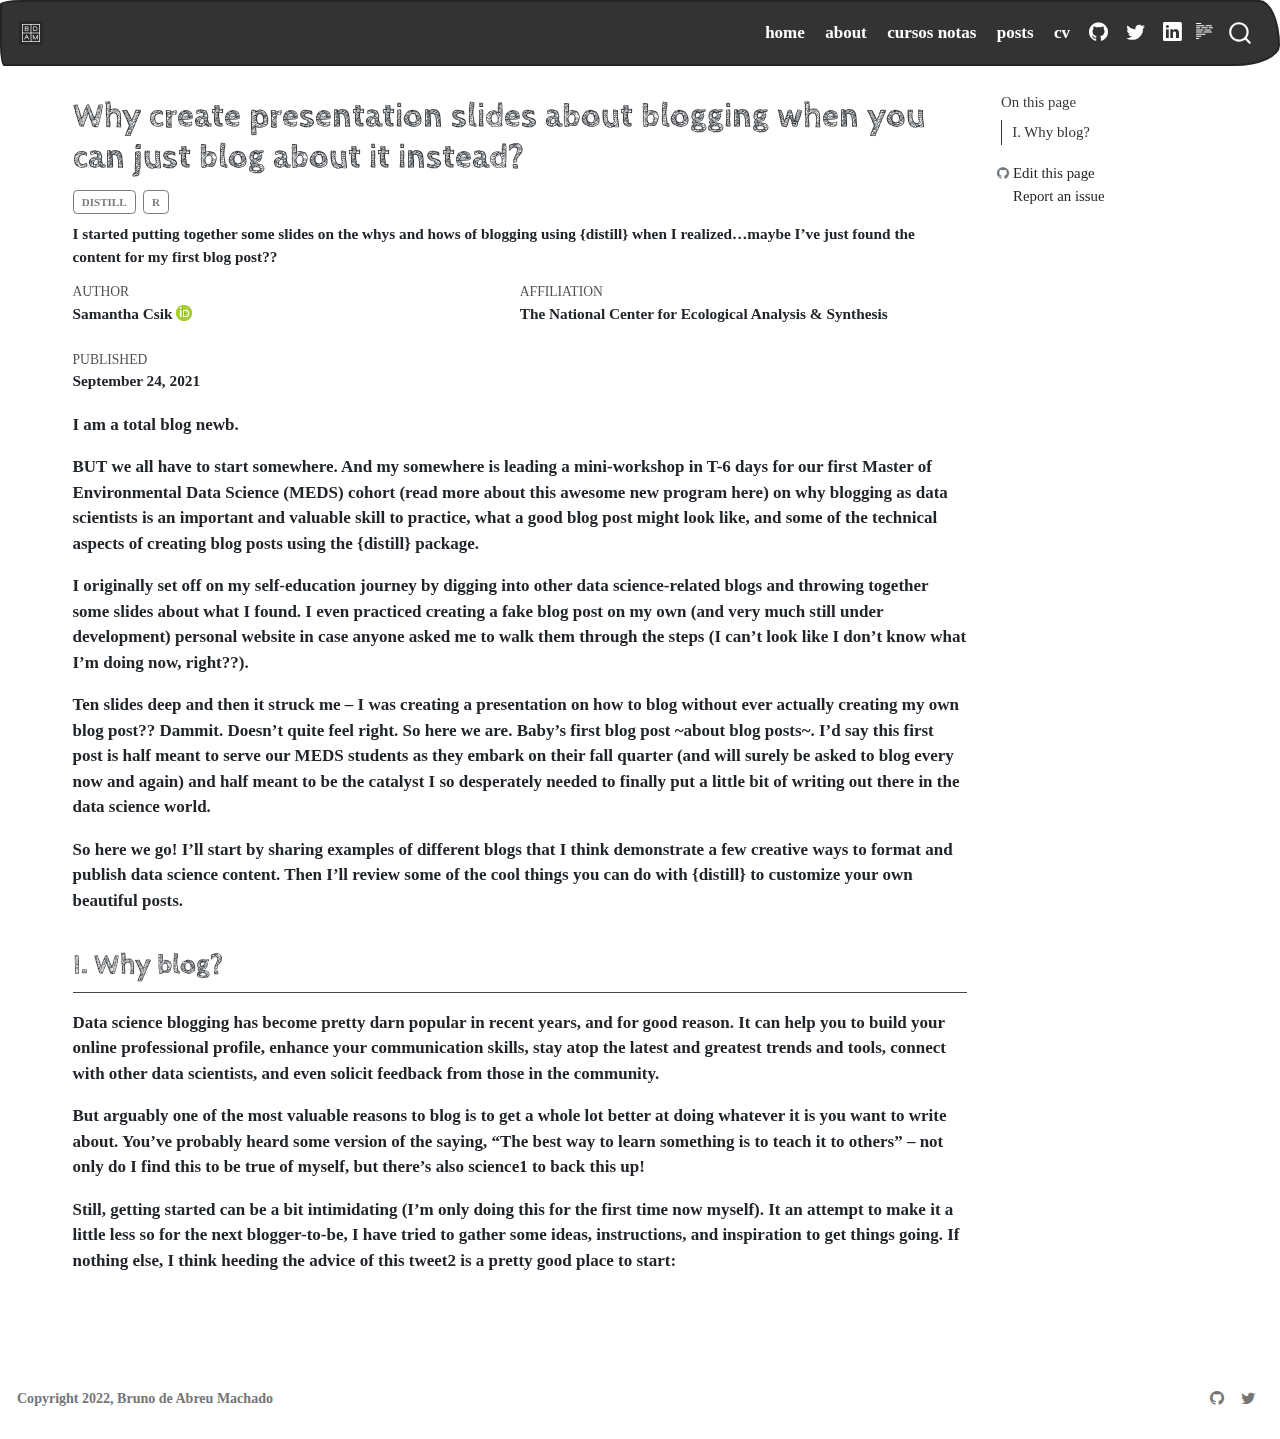
<file: docs/posts/2022-09-30-first-post/index.html>
<!DOCTYPE html>
<html xmlns="http://www.w3.org/1999/xhtml" lang="en" xml:lang="en"><head>

<meta charset="utf-8">
<meta name="generator" content="quarto-1.3.450">

<meta name="viewport" content="width=device-width, initial-scale=1.0, user-scalable=yes">

<meta name="author" content="Samantha Csik">
<meta name="dcterms.date" content="2021-09-24">
<meta name="description" content="I started putting together some slides on the whys and hows of blogging using {distill} when I realized…maybe I’ve just found the content for my first blog post??">

<title>Bruno de Abreu Machado - Why create presentation slides about blogging when you can just blog about it instead?</title>
<style>
code{white-space: pre-wrap;}
span.smallcaps{font-variant: small-caps;}
div.columns{display: flex; gap: min(4vw, 1.5em);}
div.column{flex: auto; overflow-x: auto;}
div.hanging-indent{margin-left: 1.5em; text-indent: -1.5em;}
ul.task-list{list-style: none;}
ul.task-list li input[type="checkbox"] {
  width: 0.8em;
  margin: 0 0.8em 0.2em -1em; /* quarto-specific, see https://github.com/quarto-dev/quarto-cli/issues/4556 */ 
  vertical-align: middle;
}
</style>


<script src="../../site_libs/quarto-nav/quarto-nav.js"></script>
<script src="../../site_libs/quarto-nav/headroom.min.js"></script>
<script src="../../site_libs/clipboard/clipboard.min.js"></script>
<script src="../../site_libs/quarto-search/autocomplete.umd.js"></script>
<script src="../../site_libs/quarto-search/fuse.min.js"></script>
<script src="../../site_libs/quarto-search/quarto-search.js"></script>
<meta name="quarto:offset" content="../../">
<link href="../../img/favicon.png" rel="icon" type="image/png">
<script src="../../site_libs/quarto-html/quarto.js"></script>
<script src="../../site_libs/quarto-html/popper.min.js"></script>
<script src="../../site_libs/quarto-html/tippy.umd.min.js"></script>
<script src="../../site_libs/quarto-html/anchor.min.js"></script>
<link href="../../site_libs/quarto-html/tippy.css" rel="stylesheet">
<link href="../../site_libs/quarto-html/quarto-syntax-highlighting.css" rel="stylesheet" id="quarto-text-highlighting-styles">
<script src="../../site_libs/bootstrap/bootstrap.min.js"></script>
<link href="../../site_libs/bootstrap/bootstrap-icons.css" rel="stylesheet">
<link href="../../site_libs/bootstrap/bootstrap.min.css" rel="stylesheet" id="quarto-bootstrap" data-mode="light">
<script id="quarto-search-options" type="application/json">{
  "location": "navbar",
  "copy-button": false,
  "collapse-after": 3,
  "panel-placement": "end",
  "type": "overlay",
  "limit": 20,
  "language": {
    "search-no-results-text": "No results",
    "search-matching-documents-text": "matching documents",
    "search-copy-link-title": "Copy link to search",
    "search-hide-matches-text": "Hide additional matches",
    "search-more-match-text": "more match in this document",
    "search-more-matches-text": "more matches in this document",
    "search-clear-button-title": "Clear",
    "search-detached-cancel-button-title": "Cancel",
    "search-submit-button-title": "Submit",
    "search-label": "Search"
  }
}</script>


<link rel="stylesheet" href="../../styles.css">
</head>

<body class="nav-fixed">

<div id="quarto-search-results"></div>
  <header id="quarto-header" class="headroom fixed-top">
    <nav class="navbar navbar-expand-lg navbar-dark ">
      <div class="navbar-container container-fluid">
      <div class="navbar-brand-container">
    <a href="../../index.html" class="navbar-brand navbar-brand-logo">
    <img src="../../img/favicon.png" alt="Bruno de Abreu Machado" class="navbar-logo">
    </a>
  </div>
            <div id="quarto-search" class="" title="Search"></div>
          <button class="navbar-toggler" type="button" data-bs-toggle="collapse" data-bs-target="#navbarCollapse" aria-controls="navbarCollapse" aria-expanded="false" aria-label="Toggle navigation" onclick="if (window.quartoToggleHeadroom) { window.quartoToggleHeadroom(); }">
  <span class="navbar-toggler-icon"></span>
</button>
          <div class="collapse navbar-collapse" id="navbarCollapse">
            <ul class="navbar-nav navbar-nav-scroll ms-auto">
  <li class="nav-item">
    <a class="nav-link" href="../../index.html" rel="" target="">
 <span class="menu-text">home</span></a>
  </li>  
  <li class="nav-item">
    <a class="nav-link" href="../../about.html" rel="" target="">
 <span class="menu-text">about</span></a>
  </li>  
  <li class="nav-item">
    <a class="nav-link" href="../../notas.html" rel="" target="">
 <span class="menu-text">cursos notas</span></a>
  </li>  
  <li class="nav-item">
    <a class="nav-link" href="../../posts.html" rel="" target="">
 <span class="menu-text">posts</span></a>
  </li>  
  <li class="nav-item">
    <a class="nav-link" href="../../CV/resume.pdf" rel="" target="">
 <span class="menu-text">cv</span></a>
  </li>  
  <li class="nav-item compact">
    <a class="nav-link" href="https://github.com/brunodeabreu" rel="" target=""><i class="bi bi-github" role="img">
</i> 
 <span class="menu-text"></span></a>
  </li>  
  <li class="nav-item compact">
    <a class="nav-link" href="https://twitter.com/bmachado" rel="" target=""><i class="bi bi-twitter" role="img">
</i> 
 <span class="menu-text"></span></a>
  </li>  
  <li class="nav-item compact">
    <a class="nav-link" href="https://www.linkedin.com/in/brunodeabreu/" rel="" target=""><i class="bi bi-linkedin" role="img">
</i> 
 <span class="menu-text"></span></a>
  </li>  
</ul>
            <div class="quarto-navbar-tools">
  <a href="" class="quarto-reader-toggle quarto-navigation-tool px-1" onclick="window.quartoToggleReader(); return false;" title="Toggle reader mode">
  <div class="quarto-reader-toggle-btn">
  <i class="bi"></i>
  </div>
</a>
</div>
          </div> <!-- /navcollapse -->
      </div> <!-- /container-fluid -->
    </nav>
</header>
<!-- content -->
<div id="quarto-content" class="quarto-container page-columns page-rows-contents page-layout-full page-navbar">
<!-- sidebar -->
<!-- margin-sidebar -->
    <div id="quarto-margin-sidebar" class="sidebar margin-sidebar">
        <nav id="TOC" role="doc-toc" class="toc-active">
    <h2 id="toc-title">On this page</h2>
   
  <ul>
  <li><a href="#i.-why-blog" id="toc-i.-why-blog" class="nav-link active" data-scroll-target="#i.-why-blog">I. Why blog?</a></li>
  </ul>
<div class="toc-actions"><div><i class="bi bi-github"></i></div><div class="action-links"><p><a href="https://github.com/brunodeabreu/SitePessoal/edit/main/posts/2022-09-30-first-post/index.qmd" class="toc-action">Edit this page</a></p><p><a href="https://github.com/brunodeabreu/SitePessoal/issues/new" class="toc-action">Report an issue</a></p></div></div></nav>
    </div>
<!-- main -->
<main class="content column-page-left" id="quarto-document-content">

<header id="title-block-header" class="quarto-title-block default">
<div class="quarto-title">
<h1 class="title">Why create presentation slides about blogging when you can just blog about it instead?</h1>
  <div class="quarto-categories">
    <div class="quarto-category">distill</div>
    <div class="quarto-category">R</div>
  </div>
  </div>

<div>
  <div class="description">
    <p>I started putting together some slides on the whys and hows of blogging using {distill} when I realized…maybe I’ve just found the content for my first blog post??</p>
  </div>
</div>

<div class="quarto-title-meta-author">
  <div class="quarto-title-meta-heading">Author</div>
  <div class="quarto-title-meta-heading">Affiliation</div>
  
    <div class="quarto-title-meta-contents">
    <p class="author"><a href="https://samanthacsik.github.io/">Samantha Csik</a> <a href="https://orcid.org/0000-0002-5300-3075" class="quarto-title-author-orcid"> <img src="[data-uri]"></a></p>
  </div>
    <div class="quarto-title-meta-contents">
        <p class="affiliation">
            <a href="https://www.nceas.ucsb.edu/">
            The National Center for Ecological Analysis &amp; Synthesis
            </a>
          </p>
      </div>
    </div>

<div class="quarto-title-meta">

      
    <div>
    <div class="quarto-title-meta-heading">Published</div>
    <div class="quarto-title-meta-contents">
      <p class="date">September 24, 2021</p>
    </div>
  </div>
  
    
  </div>
  

</header>

<p>I am a total blog newb.</p>
<p>BUT we all have to start somewhere. And my somewhere is leading a mini-workshop in T-6 days for our first Master of Environmental Data Science (MEDS) cohort (read more about this awesome new program here) on why blogging as data scientists is an important and valuable skill to practice, what a good blog post might look like, and some of the technical aspects of creating blog posts using the {distill} package.</p>
<p>I originally set off on my self-education journey by digging into other data science-related blogs and throwing together some slides about what I found. I even practiced creating a fake blog post on my own (and very much still under development) personal website in case anyone asked me to walk them through the steps (I can’t look like I don’t know what I’m doing now, right??).</p>
<p>Ten slides deep and then it struck me – I was creating a presentation on how to blog without ever actually creating my own blog post?? Dammit. Doesn’t quite feel right. So here we are. Baby’s first blog post ~about blog posts~. I’d say this first post is half meant to serve our MEDS students as they embark on their fall quarter (and will surely be asked to blog every now and again) and half meant to be the catalyst I so desperately needed to finally put a little bit of writing out there in the data science world.</p>
<p>So here we go! I’ll start by sharing examples of different blogs that I think demonstrate a few creative ways to format and publish data science content. Then I’ll review some of the cool things you can do with {distill} to customize your own beautiful posts.</p>
<section id="i.-why-blog" class="level2">
<h2 class="anchored" data-anchor-id="i.-why-blog">I. Why blog?</h2>
<p>Data science blogging has become pretty darn popular in recent years, and for good reason. It can help you to build your online professional profile, enhance your communication skills, stay atop the latest and greatest trends and tools, connect with other data scientists, and even solicit feedback from those in the community.</p>
<p>But arguably one of the most valuable reasons to blog is to get a whole lot better at doing whatever it is you want to write about. You’ve probably heard some version of the saying, “The best way to learn something is to teach it to others” – not only do I find this to be true of myself, but there’s also science1 to back this up!</p>
<p>Still, getting started can be a bit intimidating (I’m only doing this for the first time now myself). It an attempt to make it a little less so for the next blogger-to-be, I have tried to gather some ideas, instructions, and inspiration to get things going. If nothing else, I think heeding the advice of this tweet2 is a pretty good place to start:</p>


</section>

</main> <!-- /main -->
<script id="quarto-html-after-body" type="application/javascript">
window.document.addEventListener("DOMContentLoaded", function (event) {
  const toggleBodyColorMode = (bsSheetEl) => {
    const mode = bsSheetEl.getAttribute("data-mode");
    const bodyEl = window.document.querySelector("body");
    if (mode === "dark") {
      bodyEl.classList.add("quarto-dark");
      bodyEl.classList.remove("quarto-light");
    } else {
      bodyEl.classList.add("quarto-light");
      bodyEl.classList.remove("quarto-dark");
    }
  }
  const toggleBodyColorPrimary = () => {
    const bsSheetEl = window.document.querySelector("link#quarto-bootstrap");
    if (bsSheetEl) {
      toggleBodyColorMode(bsSheetEl);
    }
  }
  toggleBodyColorPrimary();  
  const icon = "";
  const anchorJS = new window.AnchorJS();
  anchorJS.options = {
    placement: 'right',
    icon: icon
  };
  anchorJS.add('.anchored');
  const isCodeAnnotation = (el) => {
    for (const clz of el.classList) {
      if (clz.startsWith('code-annotation-')) {                     
        return true;
      }
    }
    return false;
  }
  const clipboard = new window.ClipboardJS('.code-copy-button', {
    text: function(trigger) {
      const codeEl = trigger.previousElementSibling.cloneNode(true);
      for (const childEl of codeEl.children) {
        if (isCodeAnnotation(childEl)) {
          childEl.remove();
        }
      }
      return codeEl.innerText;
    }
  });
  clipboard.on('success', function(e) {
    // button target
    const button = e.trigger;
    // don't keep focus
    button.blur();
    // flash "checked"
    button.classList.add('code-copy-button-checked');
    var currentTitle = button.getAttribute("title");
    button.setAttribute("title", "Copied!");
    let tooltip;
    if (window.bootstrap) {
      button.setAttribute("data-bs-toggle", "tooltip");
      button.setAttribute("data-bs-placement", "left");
      button.setAttribute("data-bs-title", "Copied!");
      tooltip = new bootstrap.Tooltip(button, 
        { trigger: "manual", 
          customClass: "code-copy-button-tooltip",
          offset: [0, -8]});
      tooltip.show();    
    }
    setTimeout(function() {
      if (tooltip) {
        tooltip.hide();
        button.removeAttribute("data-bs-title");
        button.removeAttribute("data-bs-toggle");
        button.removeAttribute("data-bs-placement");
      }
      button.setAttribute("title", currentTitle);
      button.classList.remove('code-copy-button-checked');
    }, 1000);
    // clear code selection
    e.clearSelection();
  });
  function tippyHover(el, contentFn) {
    const config = {
      allowHTML: true,
      content: contentFn,
      maxWidth: 500,
      delay: 100,
      arrow: false,
      appendTo: function(el) {
          return el.parentElement;
      },
      interactive: true,
      interactiveBorder: 10,
      theme: 'quarto',
      placement: 'bottom-start'
    };
    window.tippy(el, config); 
  }
  const noterefs = window.document.querySelectorAll('a[role="doc-noteref"]');
  for (var i=0; i<noterefs.length; i++) {
    const ref = noterefs[i];
    tippyHover(ref, function() {
      // use id or data attribute instead here
      let href = ref.getAttribute('data-footnote-href') || ref.getAttribute('href');
      try { href = new URL(href).hash; } catch {}
      const id = href.replace(/^#\/?/, "");
      const note = window.document.getElementById(id);
      return note.innerHTML;
    });
  }
      let selectedAnnoteEl;
      const selectorForAnnotation = ( cell, annotation) => {
        let cellAttr = 'data-code-cell="' + cell + '"';
        let lineAttr = 'data-code-annotation="' +  annotation + '"';
        const selector = 'span[' + cellAttr + '][' + lineAttr + ']';
        return selector;
      }
      const selectCodeLines = (annoteEl) => {
        const doc = window.document;
        const targetCell = annoteEl.getAttribute("data-target-cell");
        const targetAnnotation = annoteEl.getAttribute("data-target-annotation");
        const annoteSpan = window.document.querySelector(selectorForAnnotation(targetCell, targetAnnotation));
        const lines = annoteSpan.getAttribute("data-code-lines").split(",");
        const lineIds = lines.map((line) => {
          return targetCell + "-" + line;
        })
        let top = null;
        let height = null;
        let parent = null;
        if (lineIds.length > 0) {
            //compute the position of the single el (top and bottom and make a div)
            const el = window.document.getElementById(lineIds[0]);
            top = el.offsetTop;
            height = el.offsetHeight;
            parent = el.parentElement.parentElement;
          if (lineIds.length > 1) {
            const lastEl = window.document.getElementById(lineIds[lineIds.length - 1]);
            const bottom = lastEl.offsetTop + lastEl.offsetHeight;
            height = bottom - top;
          }
          if (top !== null && height !== null && parent !== null) {
            // cook up a div (if necessary) and position it 
            let div = window.document.getElementById("code-annotation-line-highlight");
            if (div === null) {
              div = window.document.createElement("div");
              div.setAttribute("id", "code-annotation-line-highlight");
              div.style.position = 'absolute';
              parent.appendChild(div);
            }
            div.style.top = top - 2 + "px";
            div.style.height = height + 4 + "px";
            let gutterDiv = window.document.getElementById("code-annotation-line-highlight-gutter");
            if (gutterDiv === null) {
              gutterDiv = window.document.createElement("div");
              gutterDiv.setAttribute("id", "code-annotation-line-highlight-gutter");
              gutterDiv.style.position = 'absolute';
              const codeCell = window.document.getElementById(targetCell);
              const gutter = codeCell.querySelector('.code-annotation-gutter');
              gutter.appendChild(gutterDiv);
            }
            gutterDiv.style.top = top - 2 + "px";
            gutterDiv.style.height = height + 4 + "px";
          }
          selectedAnnoteEl = annoteEl;
        }
      };
      const unselectCodeLines = () => {
        const elementsIds = ["code-annotation-line-highlight", "code-annotation-line-highlight-gutter"];
        elementsIds.forEach((elId) => {
          const div = window.document.getElementById(elId);
          if (div) {
            div.remove();
          }
        });
        selectedAnnoteEl = undefined;
      };
      // Attach click handler to the DT
      const annoteDls = window.document.querySelectorAll('dt[data-target-cell]');
      for (const annoteDlNode of annoteDls) {
        annoteDlNode.addEventListener('click', (event) => {
          const clickedEl = event.target;
          if (clickedEl !== selectedAnnoteEl) {
            unselectCodeLines();
            const activeEl = window.document.querySelector('dt[data-target-cell].code-annotation-active');
            if (activeEl) {
              activeEl.classList.remove('code-annotation-active');
            }
            selectCodeLines(clickedEl);
            clickedEl.classList.add('code-annotation-active');
          } else {
            // Unselect the line
            unselectCodeLines();
            clickedEl.classList.remove('code-annotation-active');
          }
        });
      }
  const findCites = (el) => {
    const parentEl = el.parentElement;
    if (parentEl) {
      const cites = parentEl.dataset.cites;
      if (cites) {
        return {
          el,
          cites: cites.split(' ')
        };
      } else {
        return findCites(el.parentElement)
      }
    } else {
      return undefined;
    }
  };
  var bibliorefs = window.document.querySelectorAll('a[role="doc-biblioref"]');
  for (var i=0; i<bibliorefs.length; i++) {
    const ref = bibliorefs[i];
    const citeInfo = findCites(ref);
    if (citeInfo) {
      tippyHover(citeInfo.el, function() {
        var popup = window.document.createElement('div');
        citeInfo.cites.forEach(function(cite) {
          var citeDiv = window.document.createElement('div');
          citeDiv.classList.add('hanging-indent');
          citeDiv.classList.add('csl-entry');
          var biblioDiv = window.document.getElementById('ref-' + cite);
          if (biblioDiv) {
            citeDiv.innerHTML = biblioDiv.innerHTML;
          }
          popup.appendChild(citeDiv);
        });
        return popup.innerHTML;
      });
    }
  }
});
</script>
</div> <!-- /content -->
<footer class="footer">
  <div class="nav-footer">
    <div class="nav-footer-left">
      <ul class="footer-items list-unstyled">
    <li class="nav-item">
 Copyright 2022, Bruno de Abreu Machado
  </li>  
</ul>
    </div>   
    <div class="nav-footer-center">
      &nbsp;
    </div>
    <div class="nav-footer-right">
      <ul class="footer-items list-unstyled">
    <li class="nav-item compact">
    <a class="nav-link" href="https://github.com/brunodeabreu">
      <i class="bi bi-github" role="img">
</i> 
    </a>
  </li>  
    <li class="nav-item compact">
    <a class="nav-link" href="https://twitter.com/__bmachado__">
      <i class="bi bi-twitter" role="img">
</i> 
    </a>
  </li>  
</ul>
    </div>
  </div>
</footer>



</body></html>
</file>
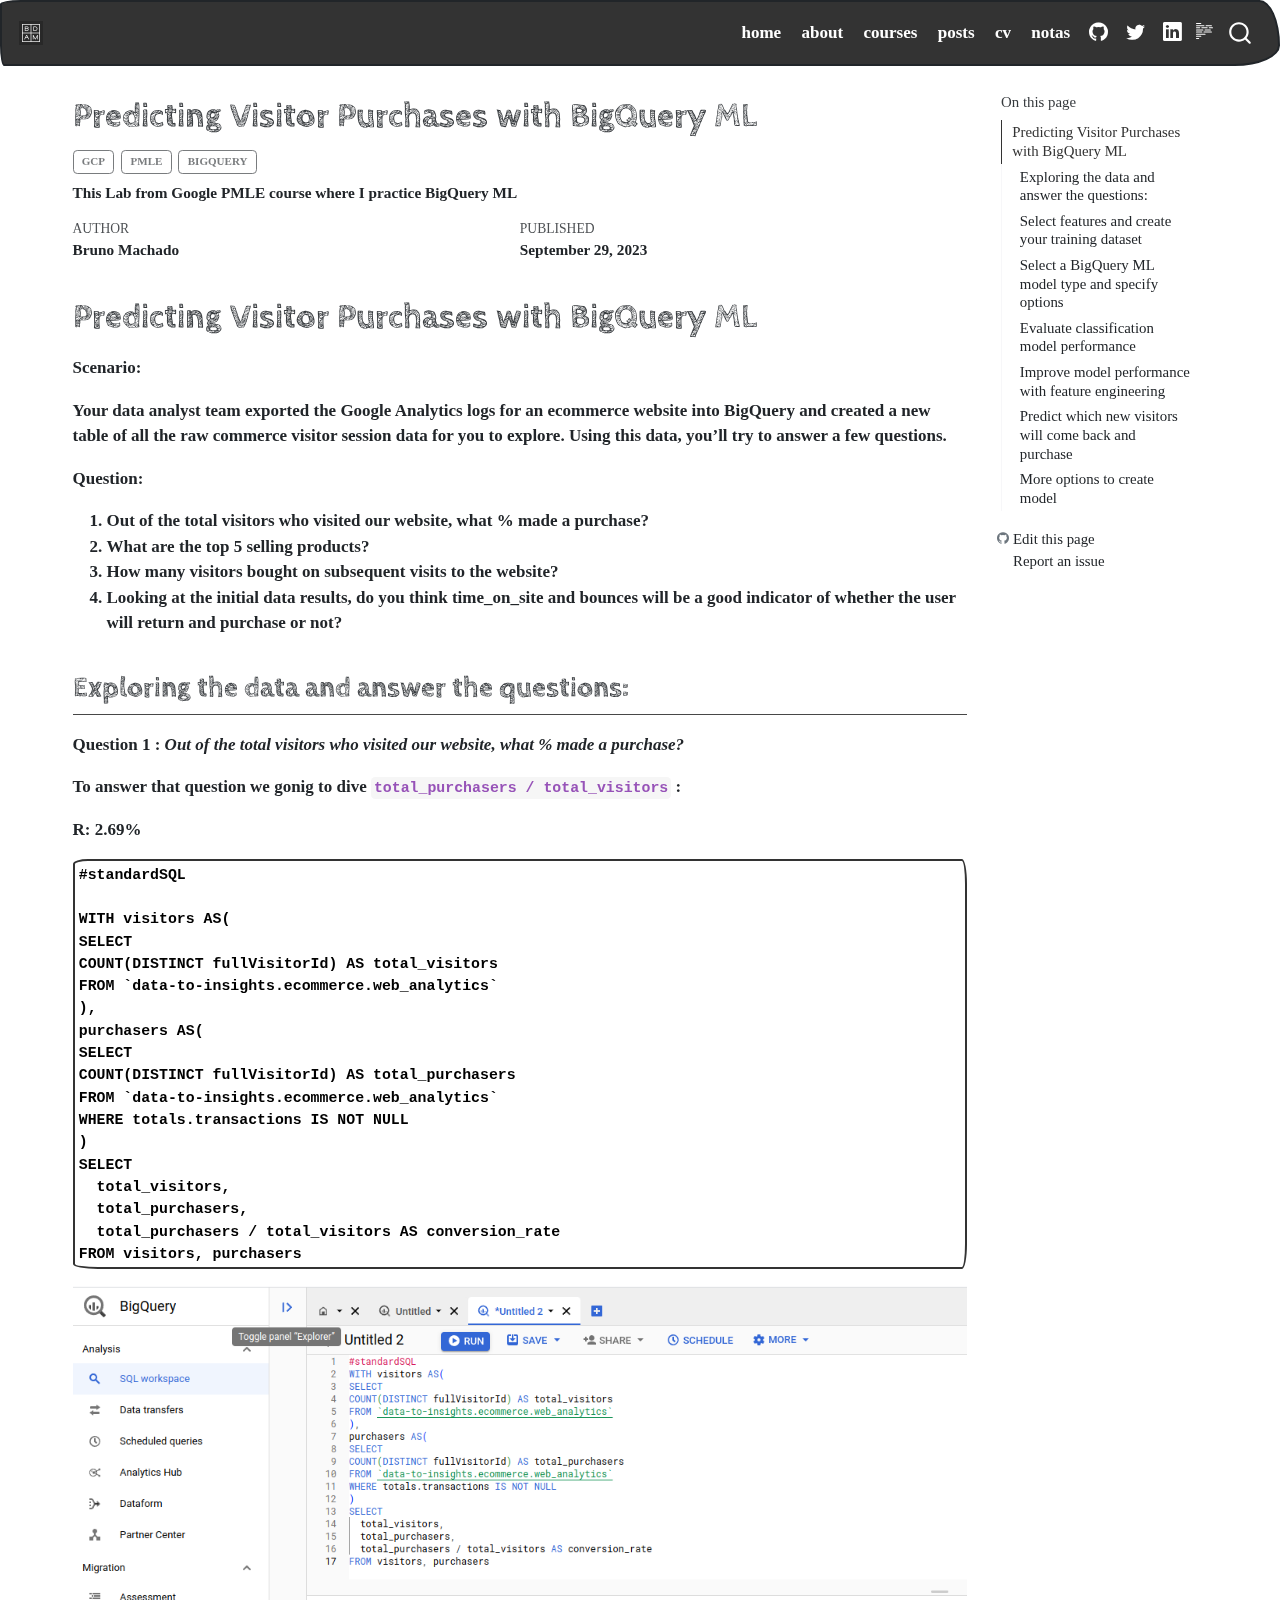
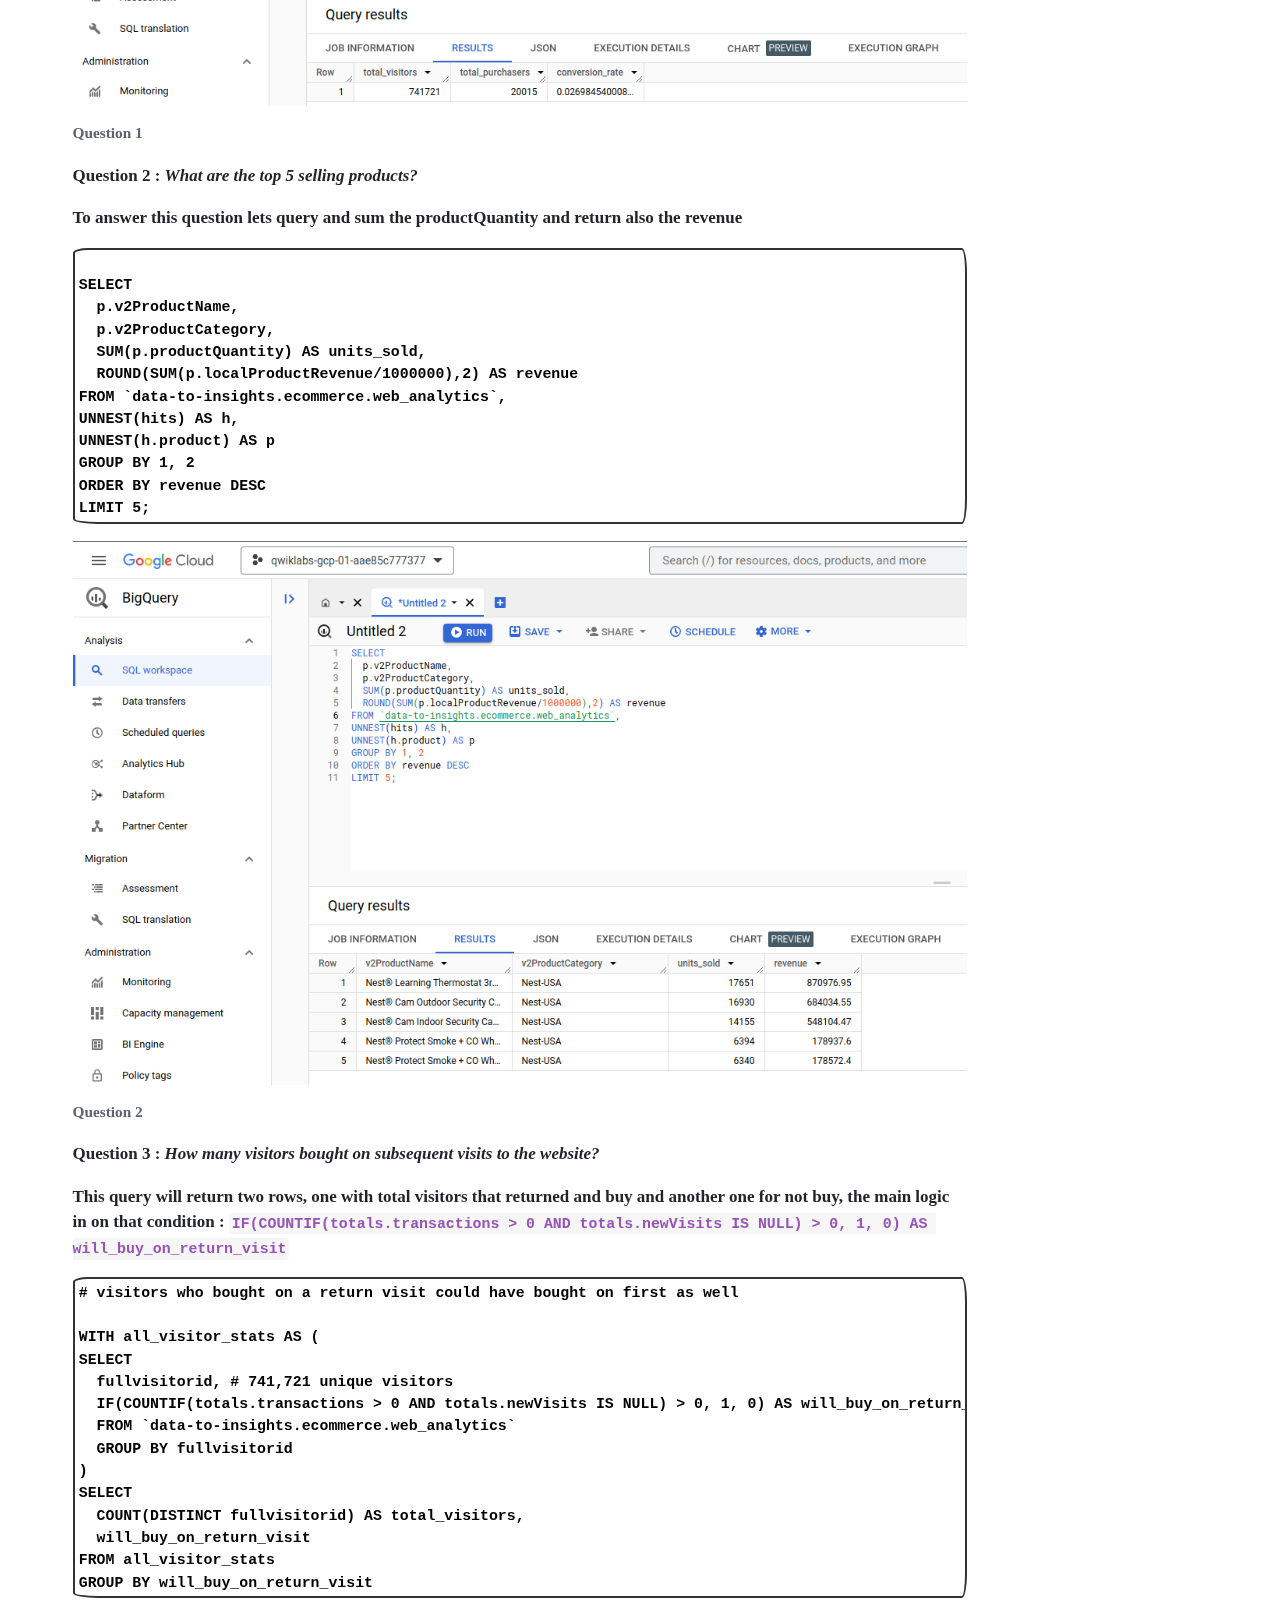
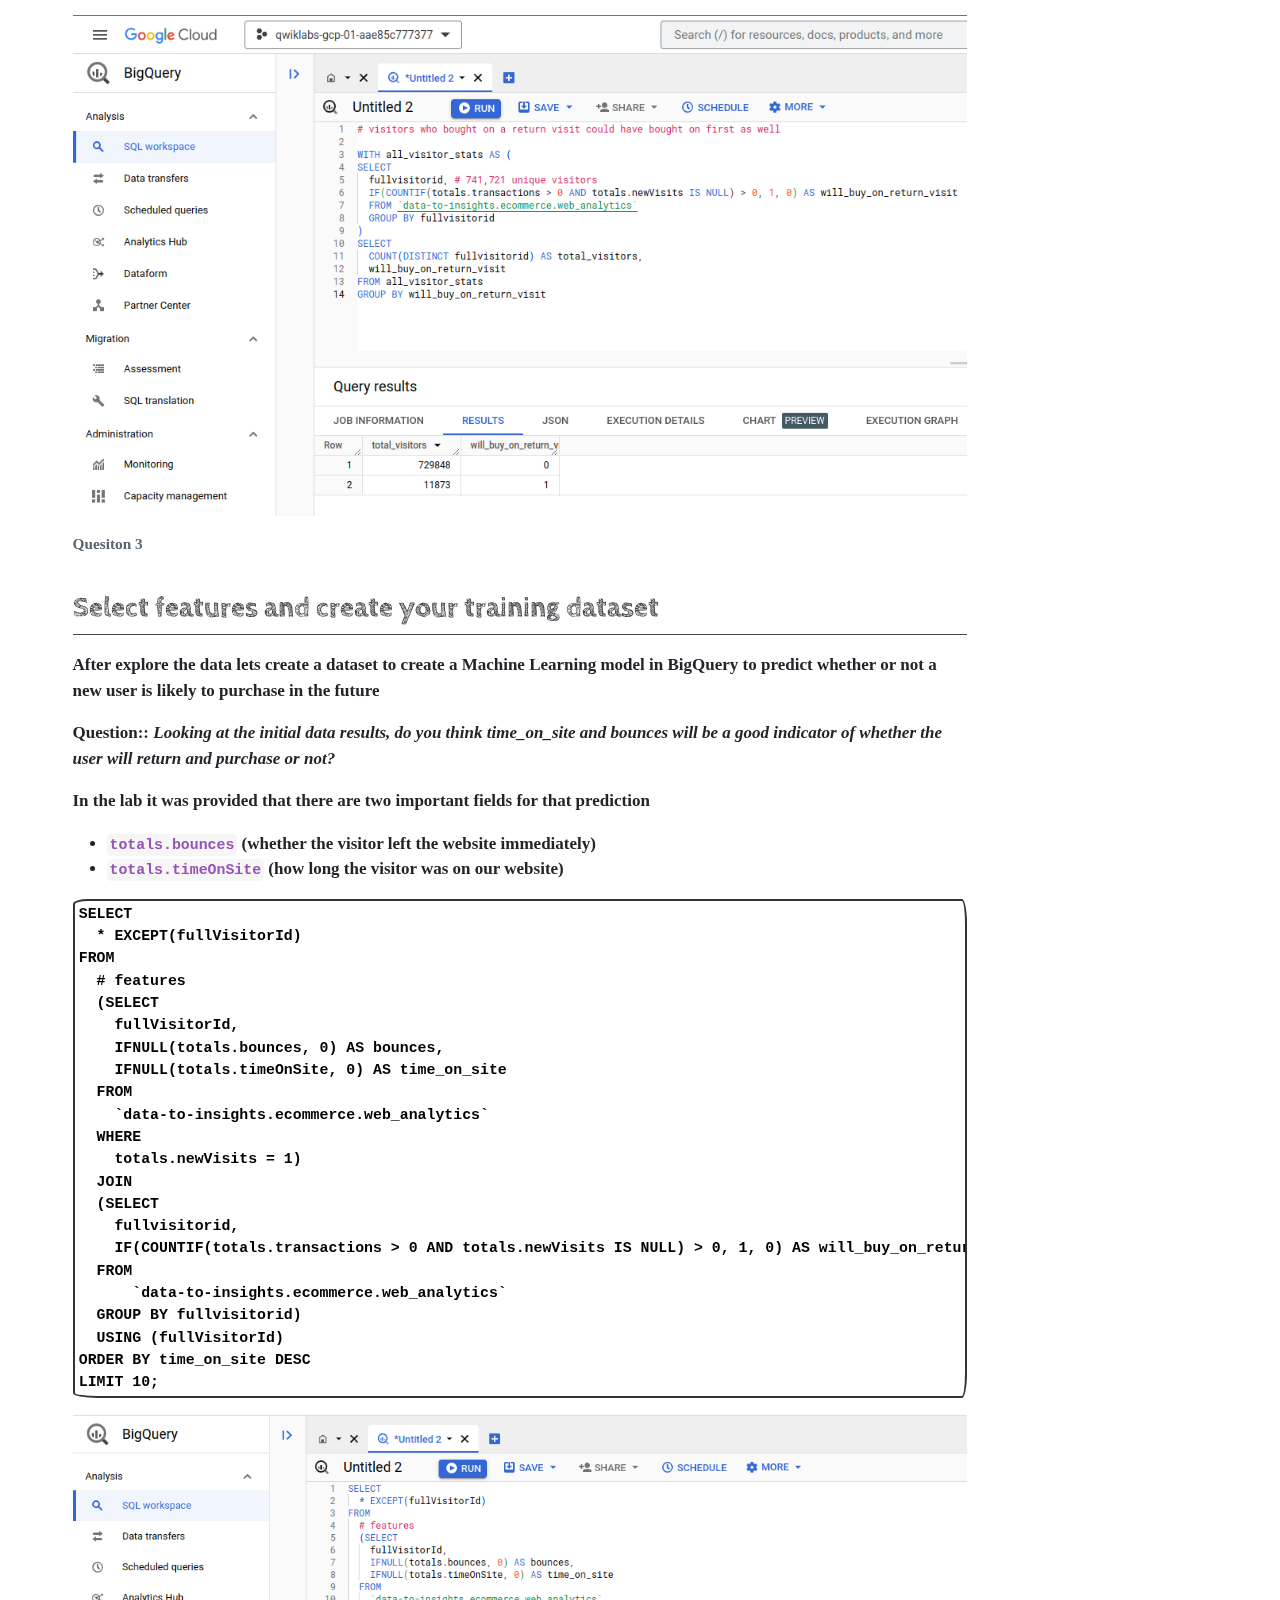
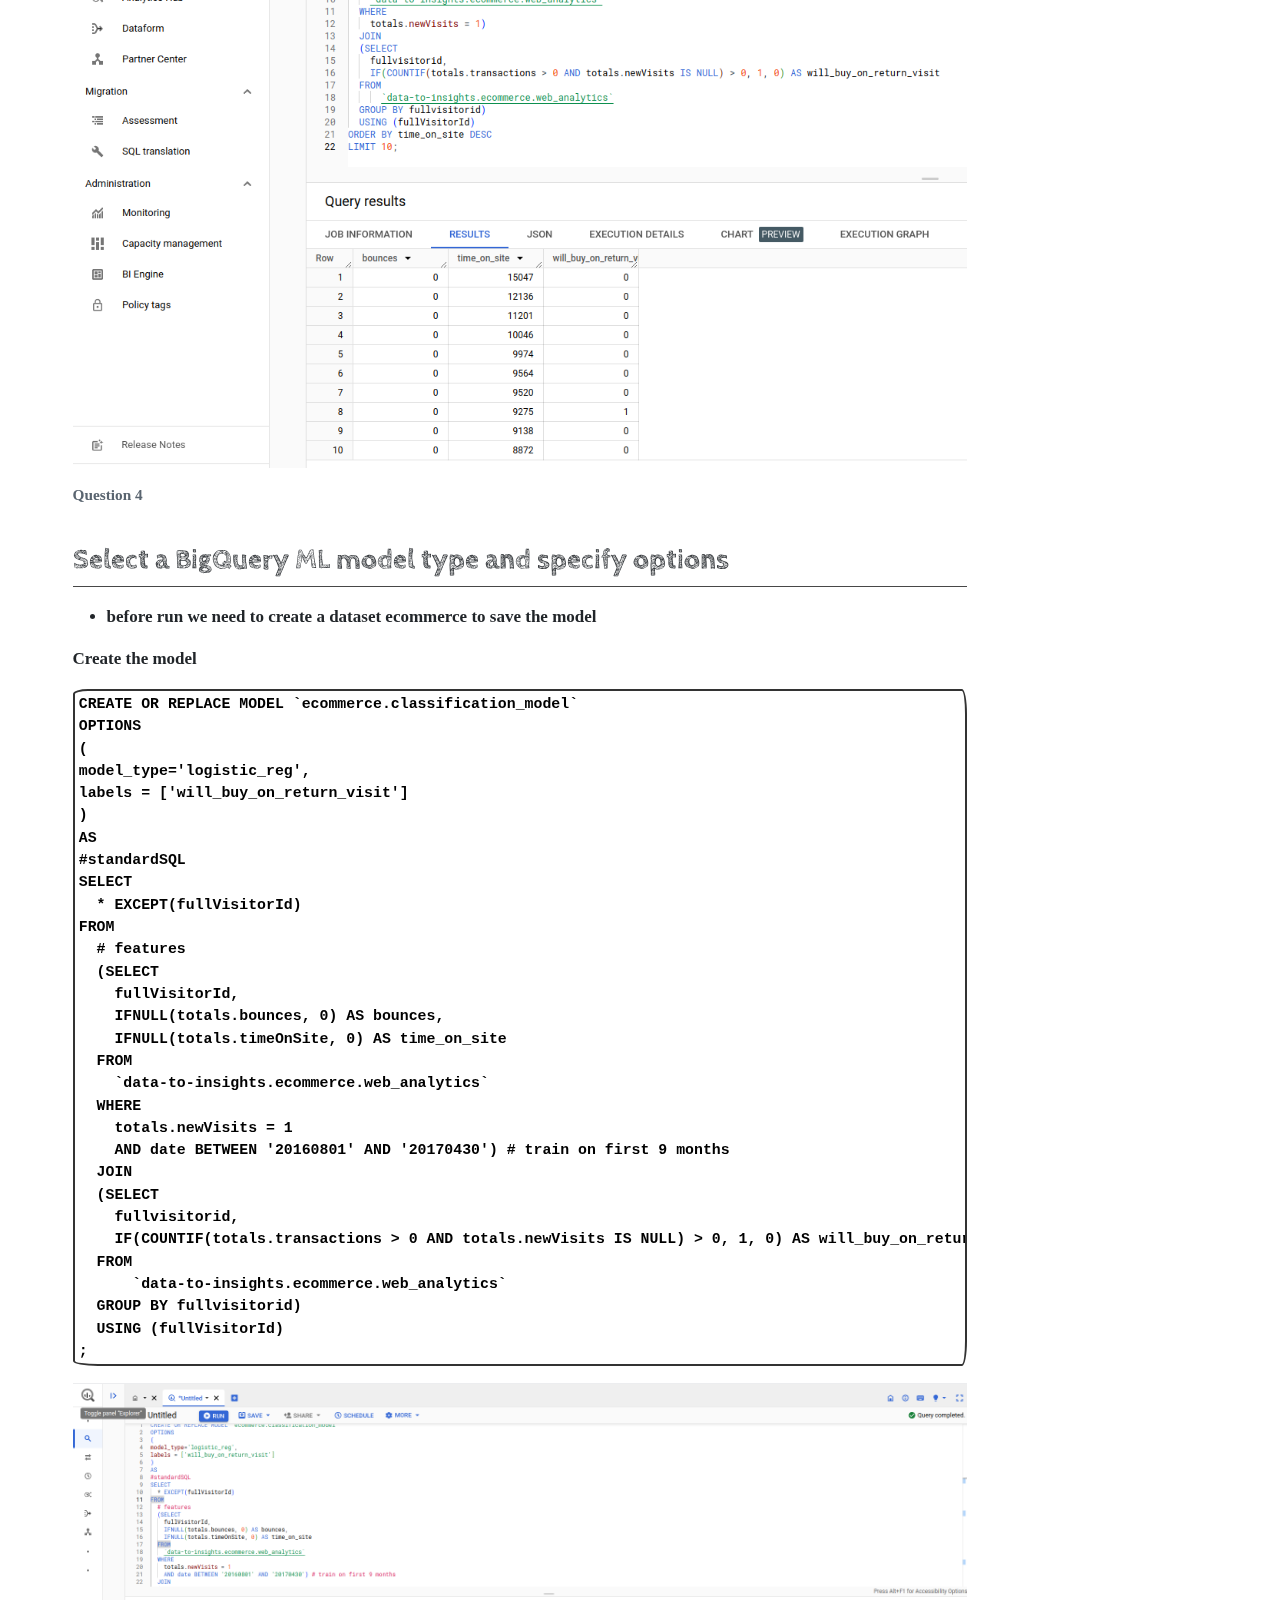
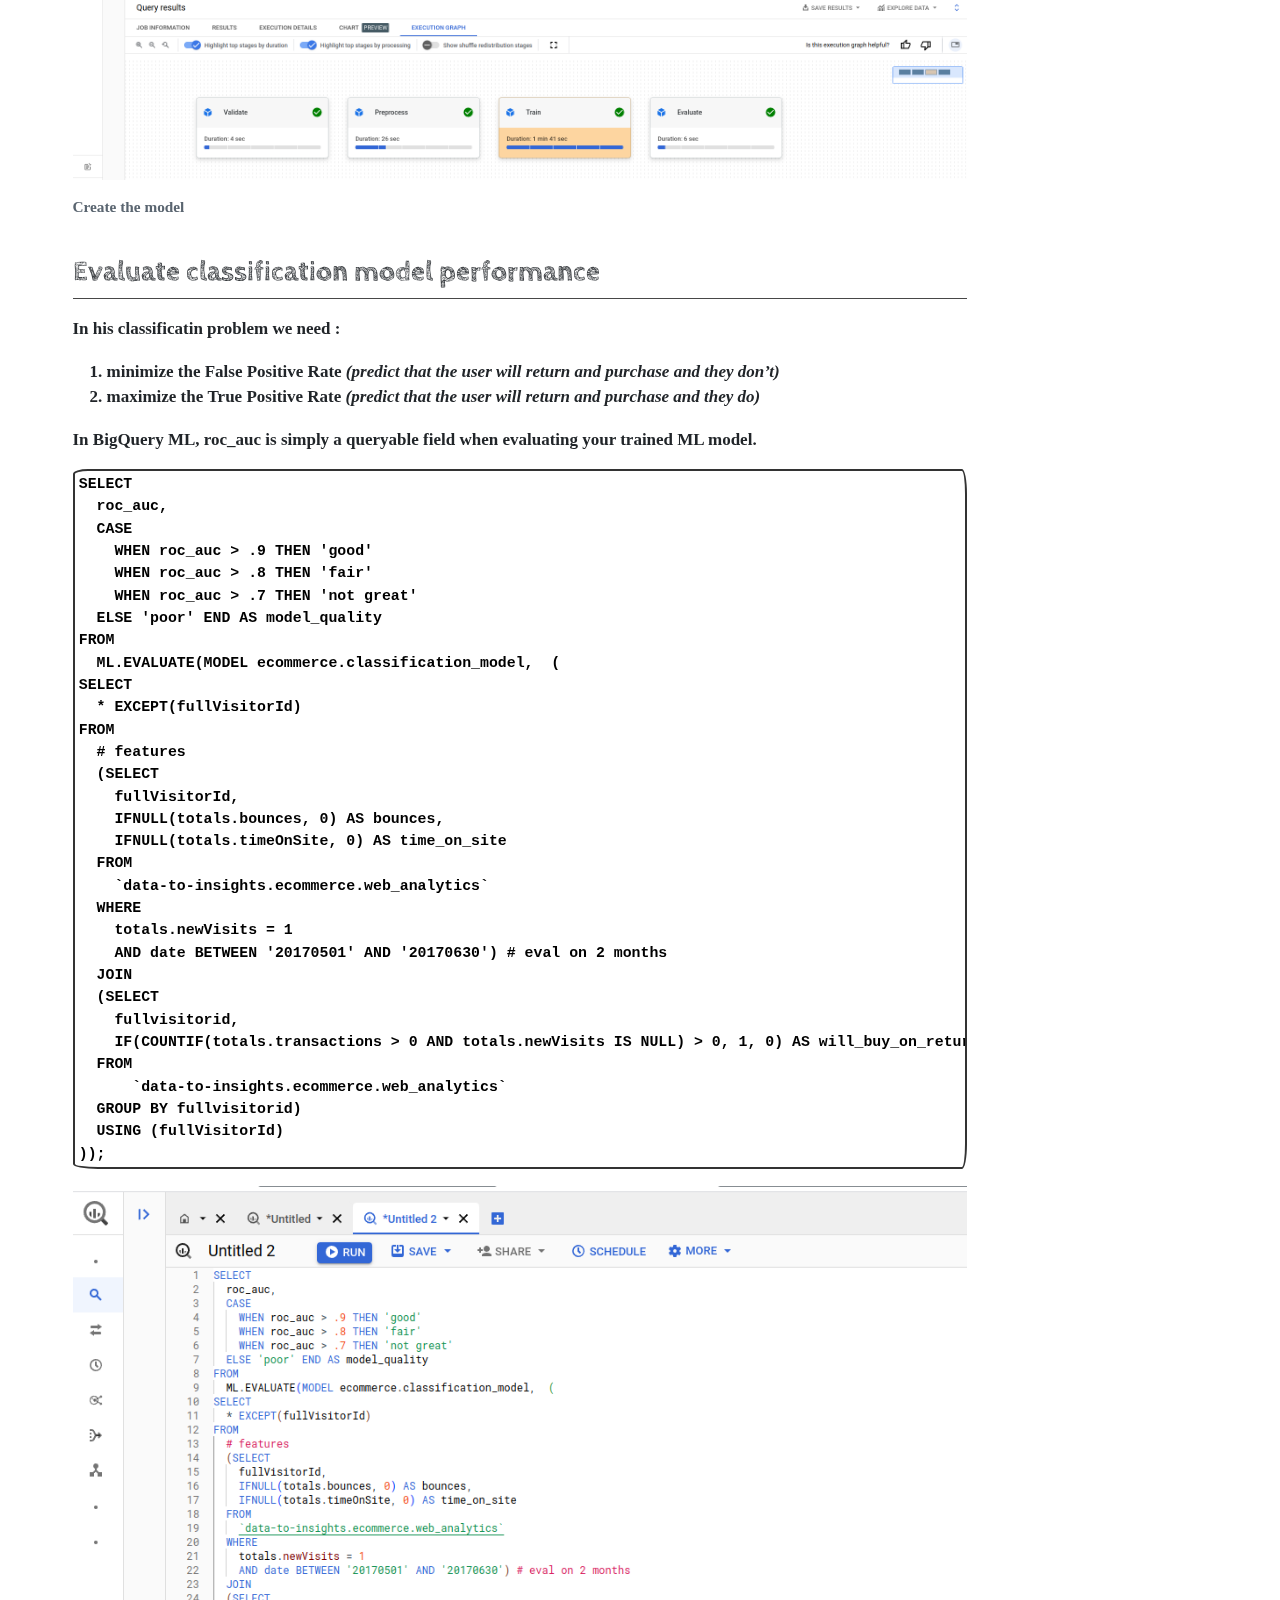
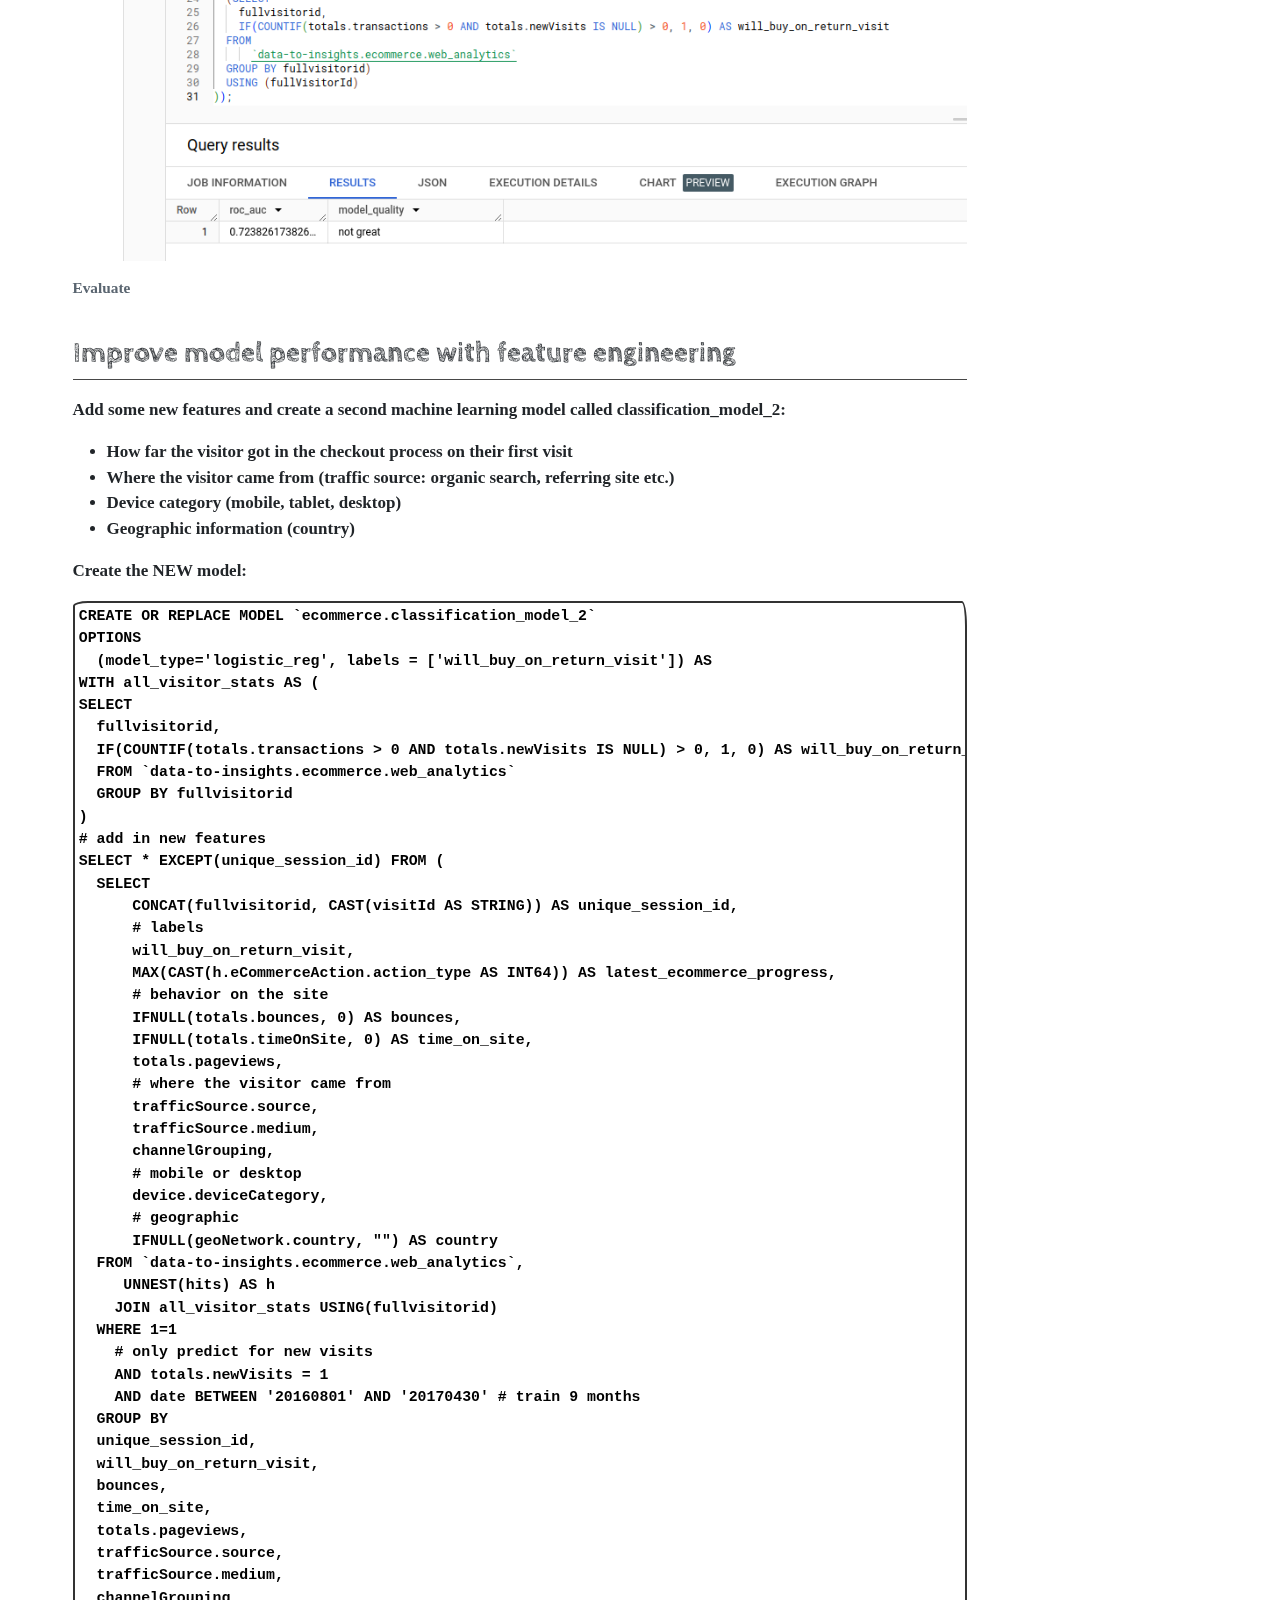
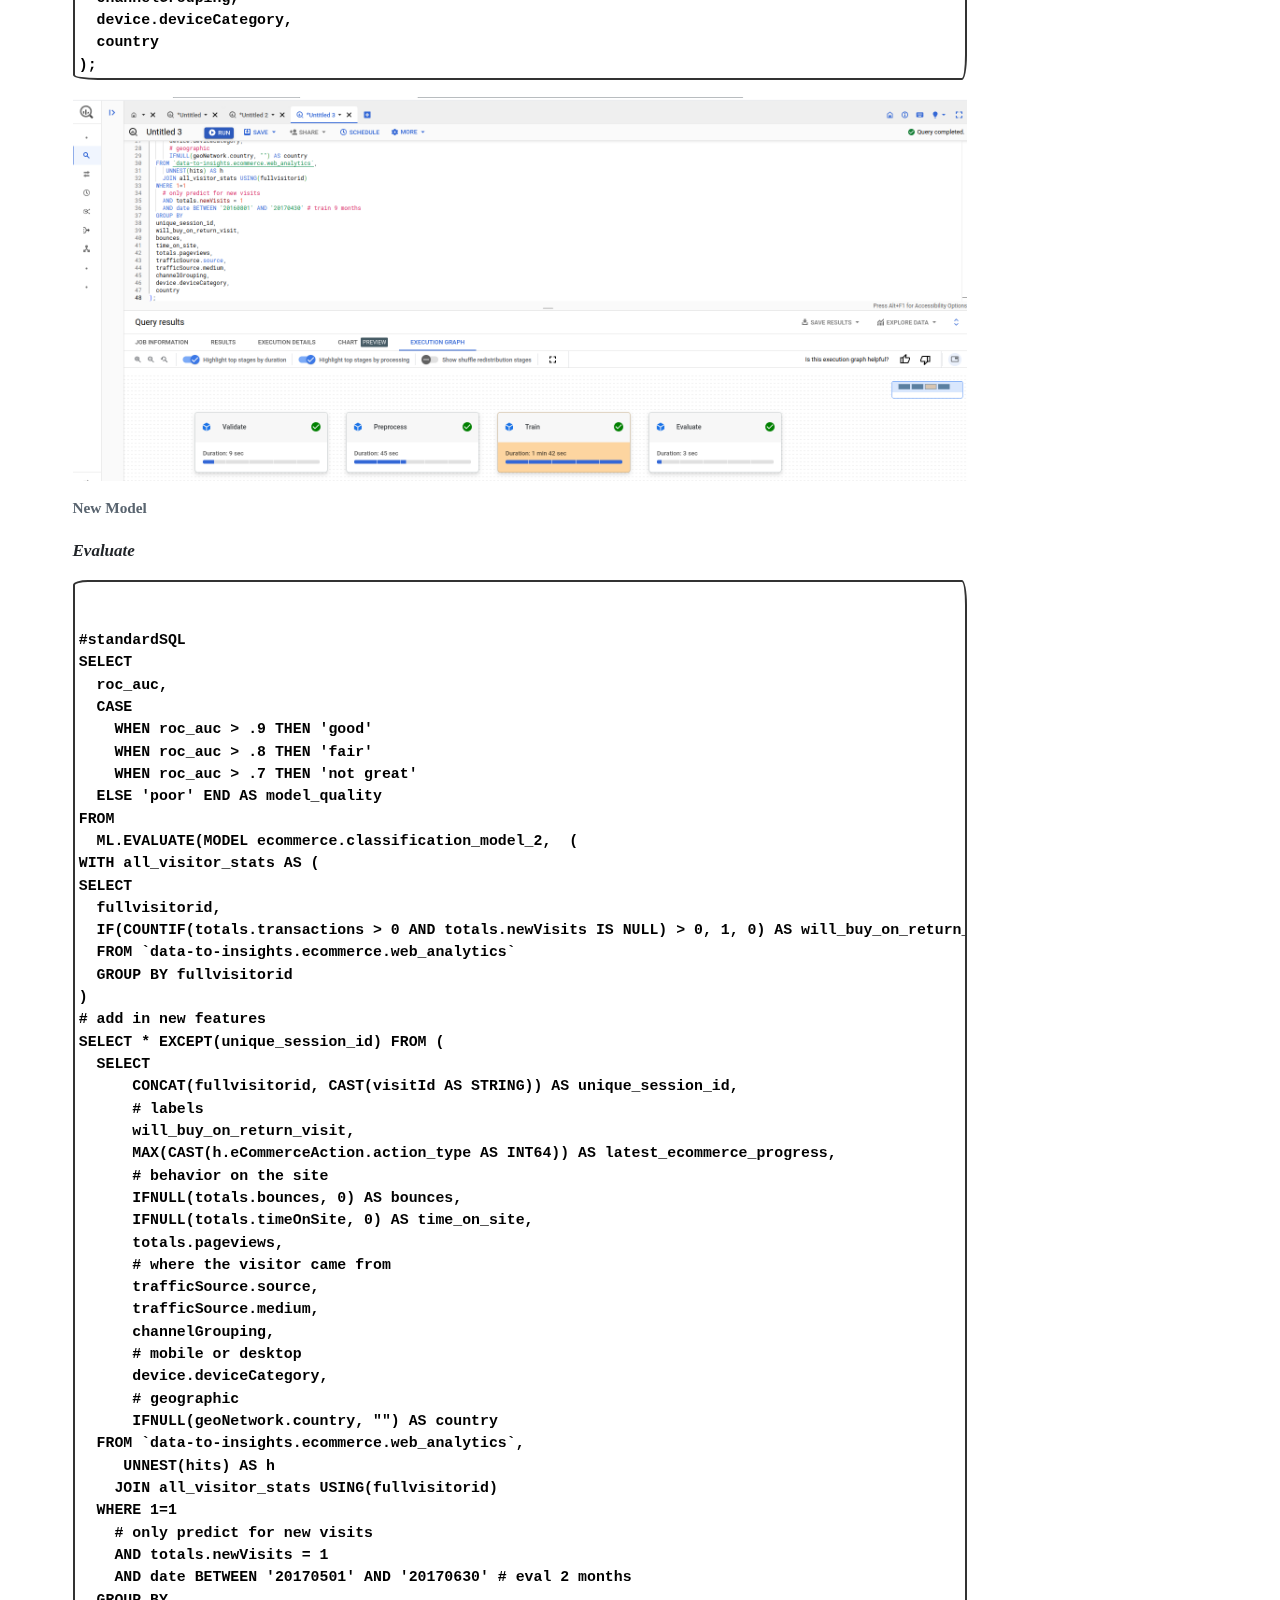
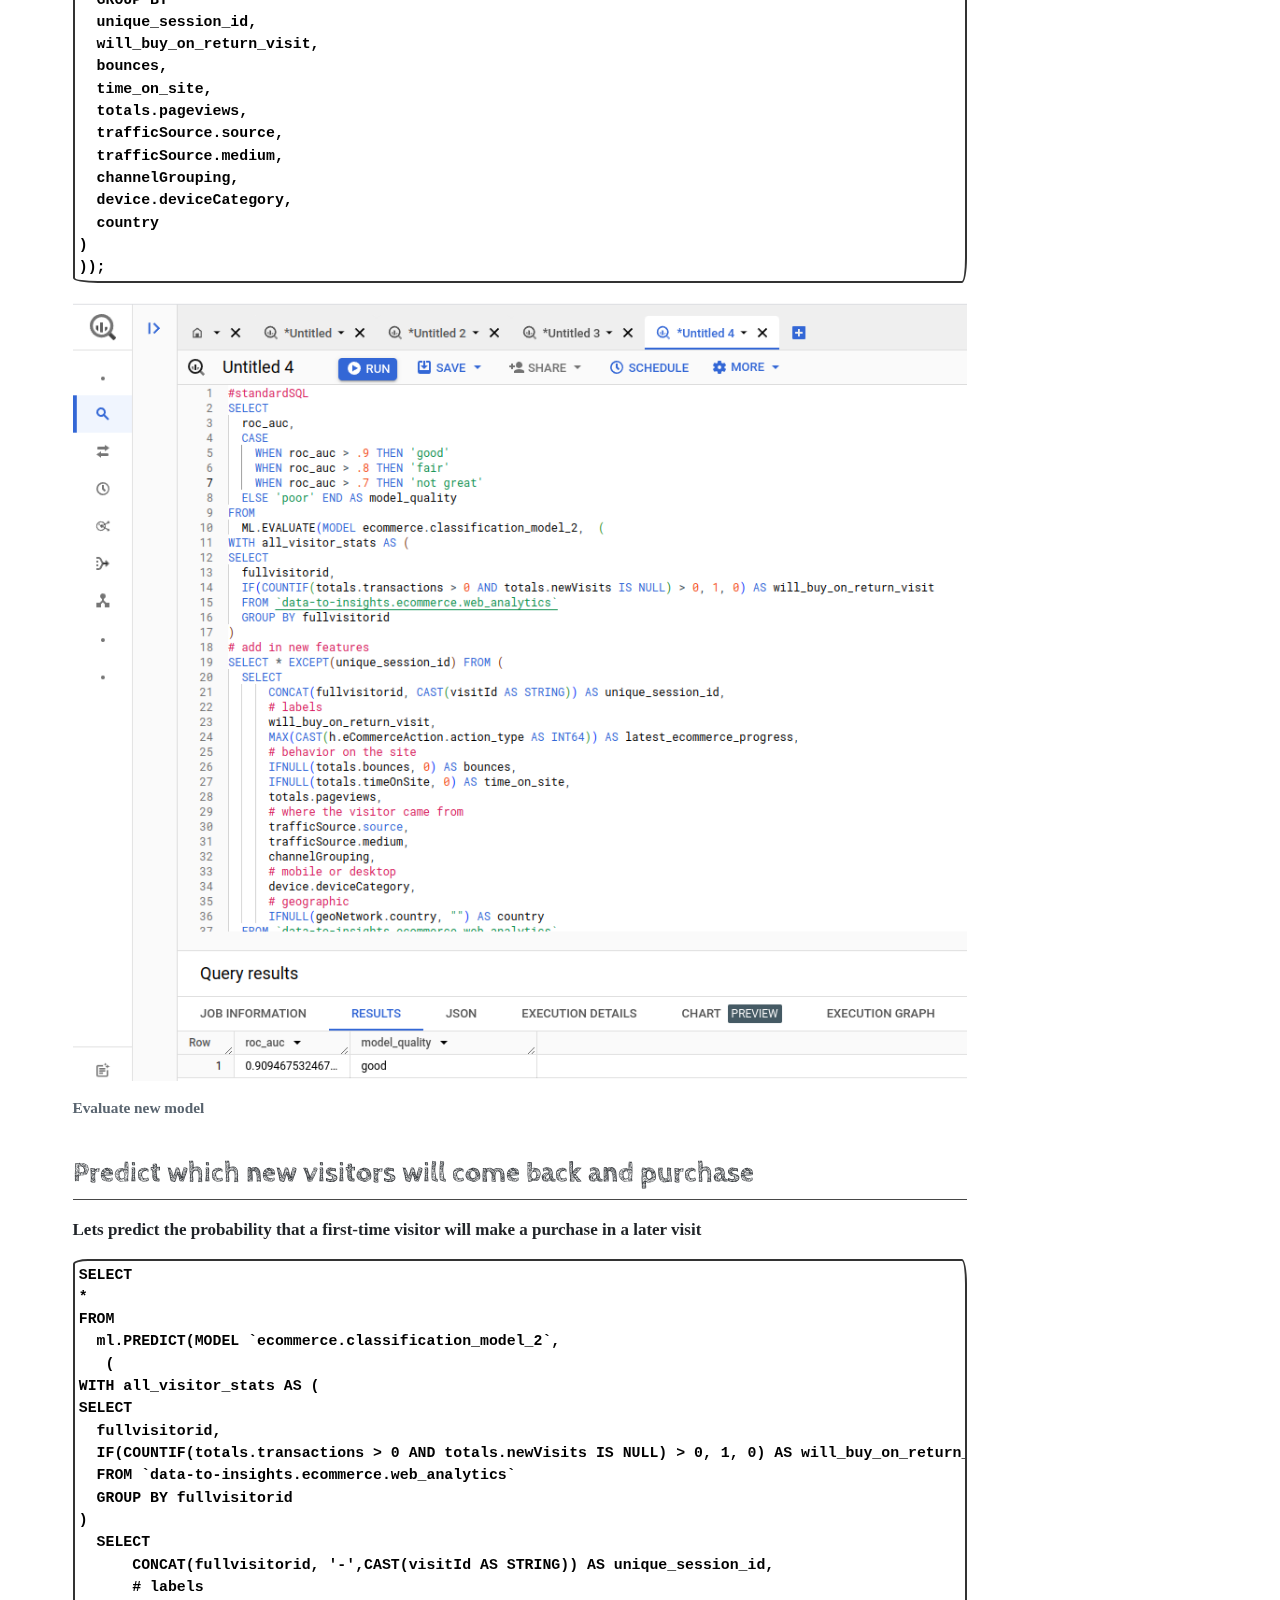
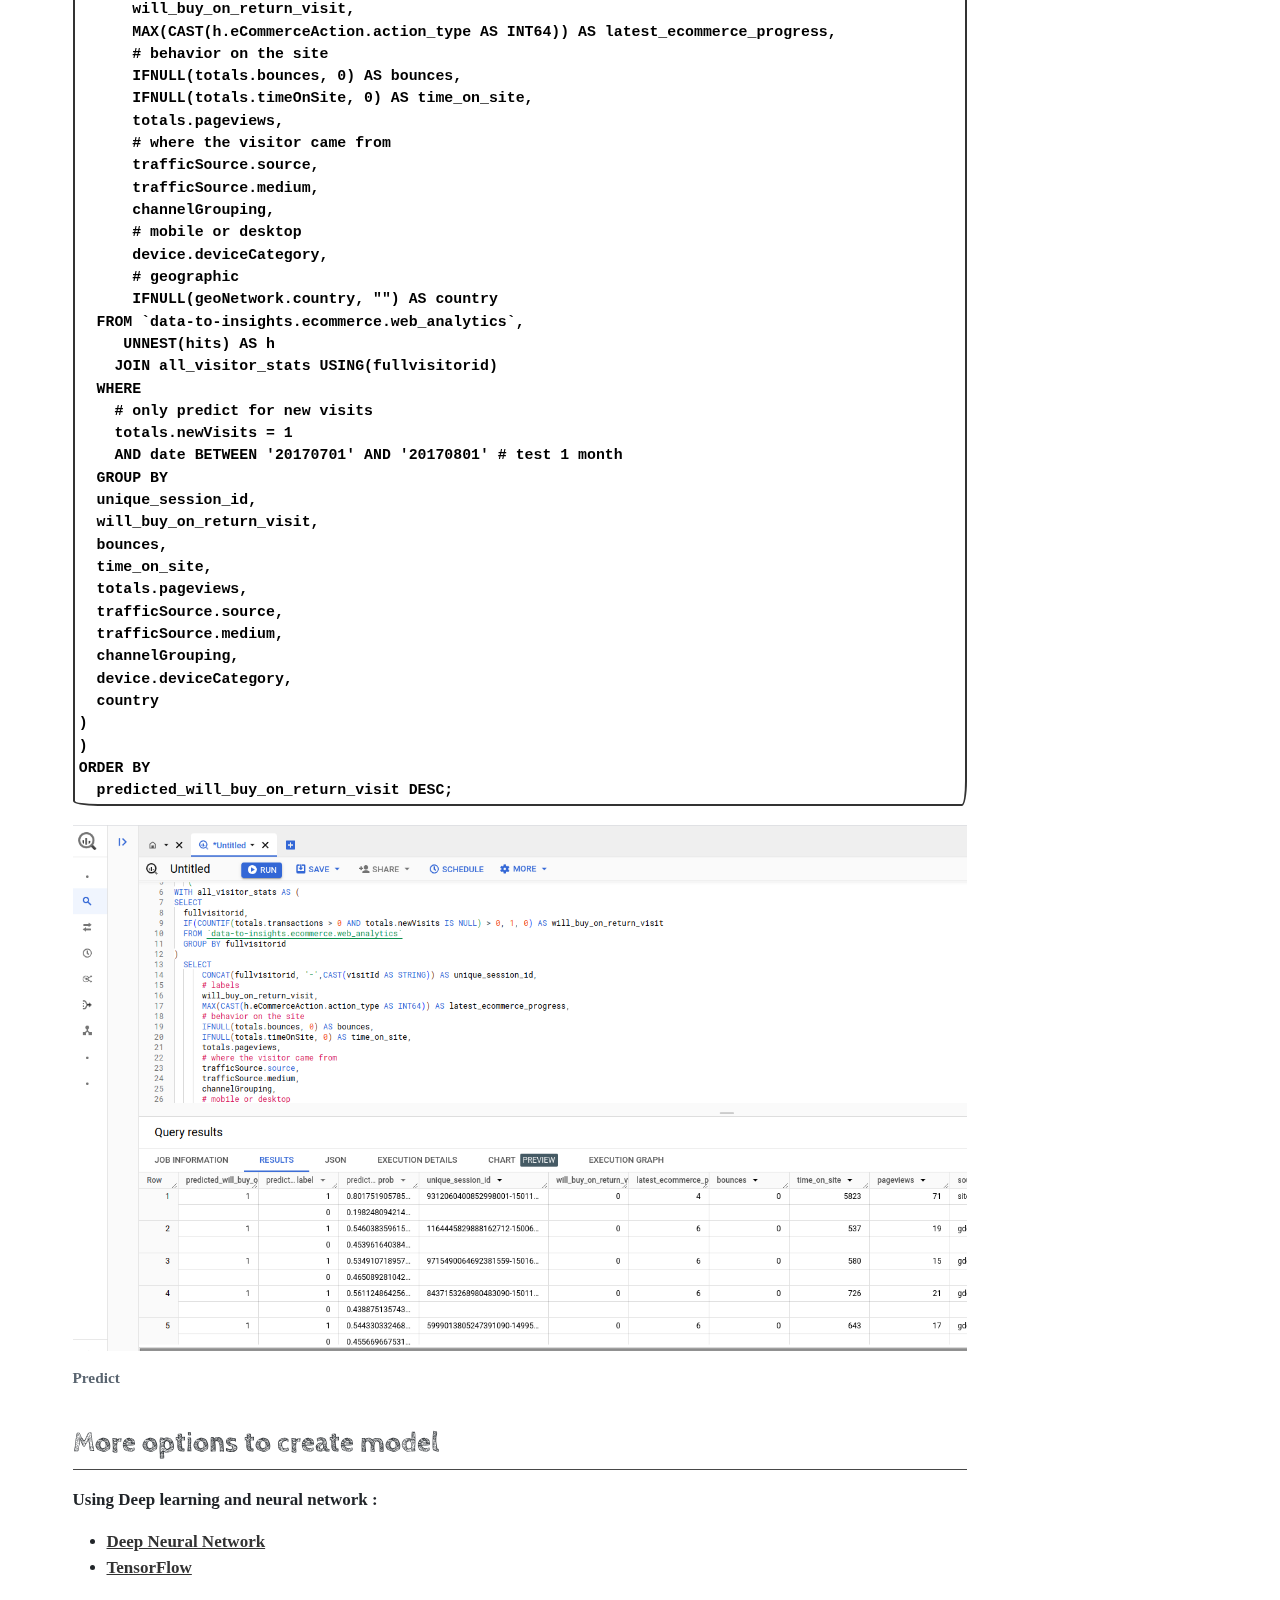
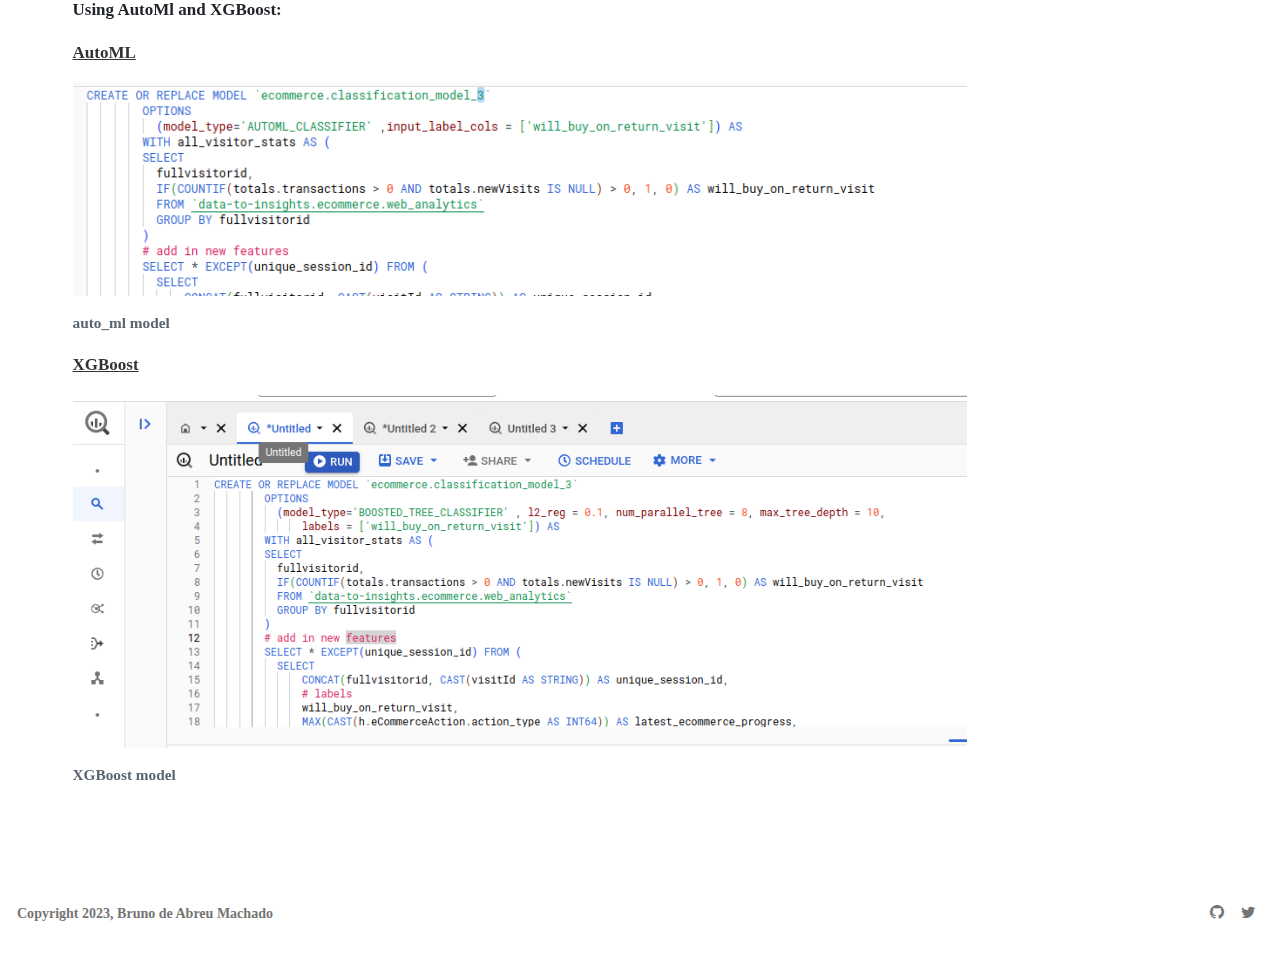
<file: docs/posts/2023-09-01-bigquery/index.html>
<!DOCTYPE html>
<html xmlns="http://www.w3.org/1999/xhtml" lang="en" xml:lang="en"><head>

<meta charset="utf-8">
<meta name="generator" content="quarto-1.3.450">

<meta name="viewport" content="width=device-width, initial-scale=1.0, user-scalable=yes">

<meta name="author" content="Bruno Machado">
<meta name="dcterms.date" content="2023-09-29">
<meta name="description" content="This Lab from Google PMLE course where I practice BigQuery ML">

<title>Bruno de Abreu Machado - Predicting Visitor Purchases with BigQuery ML</title>
<style>
code{white-space: pre-wrap;}
span.smallcaps{font-variant: small-caps;}
div.columns{display: flex; gap: min(4vw, 1.5em);}
div.column{flex: auto; overflow-x: auto;}
div.hanging-indent{margin-left: 1.5em; text-indent: -1.5em;}
ul.task-list{list-style: none;}
ul.task-list li input[type="checkbox"] {
  width: 0.8em;
  margin: 0 0.8em 0.2em -1em; /* quarto-specific, see https://github.com/quarto-dev/quarto-cli/issues/4556 */ 
  vertical-align: middle;
}
</style>


<script src="../../site_libs/quarto-nav/quarto-nav.js"></script>
<script src="../../site_libs/quarto-nav/headroom.min.js"></script>
<script src="../../site_libs/clipboard/clipboard.min.js"></script>
<script src="../../site_libs/quarto-search/autocomplete.umd.js"></script>
<script src="../../site_libs/quarto-search/fuse.min.js"></script>
<script src="../../site_libs/quarto-search/quarto-search.js"></script>
<meta name="quarto:offset" content="../../">
<link href="../../img/favicon.png" rel="icon" type="image/png">
<script src="../../site_libs/quarto-html/quarto.js"></script>
<script src="../../site_libs/quarto-html/popper.min.js"></script>
<script src="../../site_libs/quarto-html/tippy.umd.min.js"></script>
<script src="../../site_libs/quarto-html/anchor.min.js"></script>
<link href="../../site_libs/quarto-html/tippy.css" rel="stylesheet">
<link href="../../site_libs/quarto-html/quarto-syntax-highlighting.css" rel="stylesheet" id="quarto-text-highlighting-styles">
<script src="../../site_libs/bootstrap/bootstrap.min.js"></script>
<link href="../../site_libs/bootstrap/bootstrap-icons.css" rel="stylesheet">
<link href="../../site_libs/bootstrap/bootstrap.min.css" rel="stylesheet" id="quarto-bootstrap" data-mode="light">
<script id="quarto-search-options" type="application/json">{
  "location": "navbar",
  "copy-button": false,
  "collapse-after": 3,
  "panel-placement": "end",
  "type": "overlay",
  "limit": 20,
  "language": {
    "search-no-results-text": "No results",
    "search-matching-documents-text": "matching documents",
    "search-copy-link-title": "Copy link to search",
    "search-hide-matches-text": "Hide additional matches",
    "search-more-match-text": "more match in this document",
    "search-more-matches-text": "more matches in this document",
    "search-clear-button-title": "Clear",
    "search-detached-cancel-button-title": "Cancel",
    "search-submit-button-title": "Submit",
    "search-label": "Search"
  }
}</script>


</head>

<body class="nav-fixed">

<div id="quarto-search-results"></div>
  <header id="quarto-header" class="headroom fixed-top">
    <nav class="navbar navbar-expand-lg navbar-dark ">
      <div class="navbar-container container-fluid">
      <div class="navbar-brand-container">
    <a href="../../index.html" class="navbar-brand navbar-brand-logo">
    <img src="../../img/favicon.png" alt="Bruno de Abreu Machado" class="navbar-logo">
    </a>
  </div>
            <div id="quarto-search" class="" title="Search"></div>
          <button class="navbar-toggler" type="button" data-bs-toggle="collapse" data-bs-target="#navbarCollapse" aria-controls="navbarCollapse" aria-expanded="false" aria-label="Toggle navigation" onclick="if (window.quartoToggleHeadroom) { window.quartoToggleHeadroom(); }">
  <span class="navbar-toggler-icon"></span>
</button>
          <div class="collapse navbar-collapse" id="navbarCollapse">
            <ul class="navbar-nav navbar-nav-scroll ms-auto">
  <li class="nav-item">
    <a class="nav-link" href="../../index.html" rel="" target="">
 <span class="menu-text">home</span></a>
  </li>  
  <li class="nav-item">
    <a class="nav-link" href="../../about.html" rel="" target="">
 <span class="menu-text">about</span></a>
  </li>  
  <li class="nav-item">
    <a class="nav-link" href="../../notas.html" rel="" target="">
 <span class="menu-text">courses</span></a>
  </li>  
  <li class="nav-item">
    <a class="nav-link" href="../../posts.html" rel="" target="">
 <span class="menu-text">posts</span></a>
  </li>  
  <li class="nav-item">
    <a class="nav-link" href="../../CV/resume.pdf" rel="" target="">
 <span class="menu-text">cv</span></a>
  </li>  
  <li class="nav-item">
    <a class="nav-link" href="https://brunodeabreu.com/book-notes-linux-learn/" rel="" target="">
 <span class="menu-text">notas</span></a>
  </li>  
  <li class="nav-item compact">
    <a class="nav-link" href="https://github.com/brunodeabreu" rel="" target=""><i class="bi bi-github" role="img">
</i> 
 <span class="menu-text"></span></a>
  </li>  
  <li class="nav-item compact">
    <a class="nav-link" href="https://twitter.com/bmachado" rel="" target=""><i class="bi bi-twitter" role="img">
</i> 
 <span class="menu-text"></span></a>
  </li>  
  <li class="nav-item compact">
    <a class="nav-link" href="https://www.linkedin.com/in/brunodeabreu/" rel="" target=""><i class="bi bi-linkedin" role="img">
</i> 
 <span class="menu-text"></span></a>
  </li>  
</ul>
            <div class="quarto-navbar-tools">
  <a href="" class="quarto-reader-toggle quarto-navigation-tool px-1" onclick="window.quartoToggleReader(); return false;" title="Toggle reader mode">
  <div class="quarto-reader-toggle-btn">
  <i class="bi"></i>
  </div>
</a>
</div>
          </div> <!-- /navcollapse -->
      </div> <!-- /container-fluid -->
    </nav>
</header>
<!-- content -->
<div id="quarto-content" class="quarto-container page-columns page-rows-contents page-layout-full page-navbar">
<!-- sidebar -->
<!-- margin-sidebar -->
    <div id="quarto-margin-sidebar" class="sidebar margin-sidebar">
        <nav id="TOC" role="doc-toc" class="toc-active">
    <h2 id="toc-title">On this page</h2>
   
  <ul>
  <li><a href="#predicting-visitor-purchases-with-bigquery-ml" id="toc-predicting-visitor-purchases-with-bigquery-ml" class="nav-link active" data-scroll-target="#predicting-visitor-purchases-with-bigquery-ml">Predicting Visitor Purchases with BigQuery ML</a>
  <ul class="collapse">
  <li><a href="#exploring-the-data-and-answer-the-questions" id="toc-exploring-the-data-and-answer-the-questions" class="nav-link" data-scroll-target="#exploring-the-data-and-answer-the-questions">Exploring the data and answer the questions:</a></li>
  <li><a href="#select-features-and-create-your-training-dataset" id="toc-select-features-and-create-your-training-dataset" class="nav-link" data-scroll-target="#select-features-and-create-your-training-dataset">Select features and create your training dataset</a></li>
  <li><a href="#select-a-bigquery-ml-model-type-and-specify-options" id="toc-select-a-bigquery-ml-model-type-and-specify-options" class="nav-link" data-scroll-target="#select-a-bigquery-ml-model-type-and-specify-options">Select a BigQuery ML model type and specify options</a></li>
  <li><a href="#evaluate-classification-model-performance" id="toc-evaluate-classification-model-performance" class="nav-link" data-scroll-target="#evaluate-classification-model-performance">Evaluate classification model performance</a></li>
  <li><a href="#improve-model-performance-with-feature-engineering" id="toc-improve-model-performance-with-feature-engineering" class="nav-link" data-scroll-target="#improve-model-performance-with-feature-engineering">Improve model performance with feature engineering</a></li>
  <li><a href="#predict-which-new-visitors-will-come-back-and-purchase" id="toc-predict-which-new-visitors-will-come-back-and-purchase" class="nav-link" data-scroll-target="#predict-which-new-visitors-will-come-back-and-purchase">Predict which new visitors will come back and purchase</a></li>
  <li><a href="#more-options-to-create-model" id="toc-more-options-to-create-model" class="nav-link" data-scroll-target="#more-options-to-create-model">More options to create model</a></li>
  </ul></li>
  </ul>
<div class="toc-actions"><div><i class="bi bi-github"></i></div><div class="action-links"><p><a href="https://github.com/brunodeabreu/SitePessoal/edit/main/posts/2023-09-01-bigquery/index.qmd" class="toc-action">Edit this page</a></p><p><a href="https://github.com/brunodeabreu/SitePessoal/issues/new" class="toc-action">Report an issue</a></p></div></div></nav>
    </div>
<!-- main -->
<main class="content column-page-left" id="quarto-document-content">

<header id="title-block-header" class="quarto-title-block default">
<div class="quarto-title">
<h1 class="title">Predicting Visitor Purchases with BigQuery ML</h1>
  <div class="quarto-categories">
    <div class="quarto-category">GCP</div>
    <div class="quarto-category">PMLE</div>
    <div class="quarto-category">BigQuery</div>
  </div>
  </div>

<div>
  <div class="description">
    <p>This Lab from Google PMLE course where I practice BigQuery ML</p>
  </div>
</div>


<div class="quarto-title-meta">

    <div>
    <div class="quarto-title-meta-heading">Author</div>
    <div class="quarto-title-meta-contents">
             <p>Bruno Machado </p>
          </div>
  </div>
    
    <div>
    <div class="quarto-title-meta-heading">Published</div>
    <div class="quarto-title-meta-contents">
      <p class="date">September 29, 2023</p>
    </div>
  </div>
  
    
  </div>
  

</header>

<section id="predicting-visitor-purchases-with-bigquery-ml" class="level1">
<h1>Predicting Visitor Purchases with BigQuery ML</h1>
<p><strong>Scenario:</strong></p>
<p>Your data analyst team exported the Google Analytics logs for an ecommerce website into BigQuery and created a new table of all the raw commerce visitor session data for you to explore. Using this data, you’ll try to answer a few questions.</p>
<p><strong>Question:</strong></p>
<ol type="1">
<li>Out of the total visitors who visited our website, what % made a purchase?</li>
<li>What are the top 5 selling products?</li>
<li>How many visitors bought on subsequent visits to the website?</li>
<li>Looking at the initial data results, do you think time_on_site and bounces will be a good indicator of whether the user will return and purchase or not?</li>
</ol>
<section id="exploring-the-data-and-answer-the-questions" class="level2">
<h2 class="anchored" data-anchor-id="exploring-the-data-and-answer-the-questions">Exploring the data and answer the questions:</h2>
<p><strong>Question 1</strong> : <em>Out of the total visitors who visited our website, what % made a purchase?</em></p>
<p>To answer that question we gonig to dive <code>total_purchasers / total_visitors</code> :</p>
<p>R: 2.69%</p>
<pre><code>#standardSQL

WITH visitors AS(
SELECT
COUNT(DISTINCT fullVisitorId) AS total_visitors
FROM `data-to-insights.ecommerce.web_analytics`
),
purchasers AS(
SELECT
COUNT(DISTINCT fullVisitorId) AS total_purchasers
FROM `data-to-insights.ecommerce.web_analytics`
WHERE totals.transactions IS NOT NULL
)
SELECT
  total_visitors,
  total_purchasers,
  total_purchasers / total_visitors AS conversion_rate
FROM visitors, purchasers</code></pre>
<div class="quarto-figure quarto-figure-center">
<figure class="figure">
<p><img src="img/bigQuery_1.png" class="img-fluid figure-img"></p>
<figcaption class="figure-caption">Question 1</figcaption>
</figure>
</div>
<p><strong>Question 2</strong> : <em>What are the top 5 selling products?</em></p>
<p>To answer this question lets query and sum the productQuantity and return also the revenue</p>
<pre><code>
SELECT
  p.v2ProductName,
  p.v2ProductCategory,
  SUM(p.productQuantity) AS units_sold,
  ROUND(SUM(p.localProductRevenue/1000000),2) AS revenue
FROM `data-to-insights.ecommerce.web_analytics`,
UNNEST(hits) AS h,
UNNEST(h.product) AS p
GROUP BY 1, 2
ORDER BY revenue DESC
LIMIT 5;
</code></pre>
<div class="quarto-figure quarto-figure-center">
<figure class="figure">
<p><img src="img/bigquery2.png" class="img-fluid figure-img"></p>
<figcaption class="figure-caption">Question 2</figcaption>
</figure>
</div>
<p><strong>Question 3</strong> : <em>How many visitors bought on subsequent visits to the website?</em></p>
<p>This query will return two rows, one with total visitors that returned and buy and another one for not buy, the main logic in on that condition : <code>IF(COUNTIF(totals.transactions &gt; 0 AND totals.newVisits IS NULL) &gt; 0, 1, 0) AS will_buy_on_return_visit</code></p>
<pre><code># visitors who bought on a return visit could have bought on first as well

WITH all_visitor_stats AS (
SELECT
  fullvisitorid, # 741,721 unique visitors
  IF(COUNTIF(totals.transactions &gt; 0 AND totals.newVisits IS NULL) &gt; 0, 1, 0) AS will_buy_on_return_visit
  FROM `data-to-insights.ecommerce.web_analytics`
  GROUP BY fullvisitorid
)
SELECT
  COUNT(DISTINCT fullvisitorid) AS total_visitors,
  will_buy_on_return_visit
FROM all_visitor_stats
GROUP BY will_buy_on_return_visit
</code></pre>
<div class="quarto-figure quarto-figure-center">
<figure class="figure">
<p><img src="img/bigQuery3.png" class="img-fluid figure-img"></p>
<figcaption class="figure-caption">Quesiton 3</figcaption>
</figure>
</div>
</section>
<section id="select-features-and-create-your-training-dataset" class="level2">
<h2 class="anchored" data-anchor-id="select-features-and-create-your-training-dataset">Select features and create your training dataset</h2>
<p>After explore the data lets create a dataset to create a Machine Learning model in BigQuery to predict whether or not a new user is likely to purchase in the future</p>
<p><strong>Question:</strong>: <em>Looking at the initial data results, do you think time_on_site and bounces will be a good indicator of whether the user will return and purchase or not?</em></p>
<p>In the lab it was provided that there are two important fields for that prediction</p>
<ul>
<li><code>totals.bounces</code> (whether the visitor left the website immediately)</li>
<li><code>totals.timeOnSite</code> (how long the visitor was on our website)</li>
</ul>
<pre><code>SELECT
  * EXCEPT(fullVisitorId)
FROM
  # features
  (SELECT
    fullVisitorId,
    IFNULL(totals.bounces, 0) AS bounces,
    IFNULL(totals.timeOnSite, 0) AS time_on_site
  FROM
    `data-to-insights.ecommerce.web_analytics`
  WHERE
    totals.newVisits = 1)
  JOIN
  (SELECT
    fullvisitorid,
    IF(COUNTIF(totals.transactions &gt; 0 AND totals.newVisits IS NULL) &gt; 0, 1, 0) AS will_buy_on_return_visit
  FROM
      `data-to-insights.ecommerce.web_analytics`
  GROUP BY fullvisitorid)
  USING (fullVisitorId)
ORDER BY time_on_site DESC
LIMIT 10;
</code></pre>
<div class="quarto-figure quarto-figure-center">
<figure class="figure">
<p><img src="img/bigquery_4.png" class="img-fluid figure-img"></p>
<figcaption class="figure-caption">Question 4</figcaption>
</figure>
</div>
</section>
<section id="select-a-bigquery-ml-model-type-and-specify-options" class="level2">
<h2 class="anchored" data-anchor-id="select-a-bigquery-ml-model-type-and-specify-options">Select a BigQuery ML model type and specify options</h2>
<ul>
<li>before run we need to create a dataset ecommerce to save the model</li>
</ul>
<p>Create the model</p>
<pre><code>CREATE OR REPLACE MODEL `ecommerce.classification_model`
OPTIONS
(
model_type='logistic_reg',
labels = ['will_buy_on_return_visit']
)
AS
#standardSQL
SELECT
  * EXCEPT(fullVisitorId)
FROM
  # features
  (SELECT
    fullVisitorId,
    IFNULL(totals.bounces, 0) AS bounces,
    IFNULL(totals.timeOnSite, 0) AS time_on_site
  FROM
    `data-to-insights.ecommerce.web_analytics`
  WHERE
    totals.newVisits = 1
    AND date BETWEEN '20160801' AND '20170430') # train on first 9 months
  JOIN
  (SELECT
    fullvisitorid,
    IF(COUNTIF(totals.transactions &gt; 0 AND totals.newVisits IS NULL) &gt; 0, 1, 0) AS will_buy_on_return_visit
  FROM
      `data-to-insights.ecommerce.web_analytics`
  GROUP BY fullvisitorid)
  USING (fullVisitorId)
;
</code></pre>
<div class="quarto-figure quarto-figure-center">
<figure class="figure">
<p><img src="img/biquery_creating model.png" class="img-fluid figure-img"></p>
<figcaption class="figure-caption">Create the model</figcaption>
</figure>
</div>
</section>
<section id="evaluate-classification-model-performance" class="level2">
<h2 class="anchored" data-anchor-id="evaluate-classification-model-performance">Evaluate classification model performance</h2>
<p>In his classificatin problem we need :</p>
<ol type="1">
<li>minimize the <strong>False Positive Rate</strong> <em>(predict that the user will return and purchase and they don’t)</em></li>
<li>maximize the <strong>True Positive Rate</strong> <em>(predict that the user will return and purchase and they do)</em></li>
</ol>
<p>In BigQuery ML, <strong>roc_auc</strong> is simply a queryable field when evaluating your trained ML model.</p>
<pre><code>SELECT
  roc_auc,
  CASE
    WHEN roc_auc &gt; .9 THEN 'good'
    WHEN roc_auc &gt; .8 THEN 'fair'
    WHEN roc_auc &gt; .7 THEN 'not great'
  ELSE 'poor' END AS model_quality
FROM
  ML.EVALUATE(MODEL ecommerce.classification_model,  (
SELECT
  * EXCEPT(fullVisitorId)
FROM
  # features
  (SELECT
    fullVisitorId,
    IFNULL(totals.bounces, 0) AS bounces,
    IFNULL(totals.timeOnSite, 0) AS time_on_site
  FROM
    `data-to-insights.ecommerce.web_analytics`
  WHERE
    totals.newVisits = 1
    AND date BETWEEN '20170501' AND '20170630') # eval on 2 months
  JOIN
  (SELECT
    fullvisitorid,
    IF(COUNTIF(totals.transactions &gt; 0 AND totals.newVisits IS NULL) &gt; 0, 1, 0) AS will_buy_on_return_visit
  FROM
      `data-to-insights.ecommerce.web_analytics`
  GROUP BY fullvisitorid)
  USING (fullVisitorId)
));</code></pre>
<div class="quarto-figure quarto-figure-center">
<figure class="figure">
<p><img src="img/evaluate_bigquery.png" class="img-fluid figure-img"></p>
<figcaption class="figure-caption">Evaluate</figcaption>
</figure>
</div>
</section>
<section id="improve-model-performance-with-feature-engineering" class="level2">
<h2 class="anchored" data-anchor-id="improve-model-performance-with-feature-engineering">Improve model performance with feature engineering</h2>
<p>Add some new features and create a second machine learning model called classification_model_2:</p>
<ul>
<li>How far the visitor got in the checkout process on their first visit</li>
<li>Where the visitor came from (traffic source: organic search, referring site etc.)</li>
<li>Device category (mobile, tablet, desktop)</li>
<li>Geographic information (country)</li>
</ul>
<p>Create the NEW model:</p>
<pre><code>CREATE OR REPLACE MODEL `ecommerce.classification_model_2`
OPTIONS
  (model_type='logistic_reg', labels = ['will_buy_on_return_visit']) AS
WITH all_visitor_stats AS (
SELECT
  fullvisitorid,
  IF(COUNTIF(totals.transactions &gt; 0 AND totals.newVisits IS NULL) &gt; 0, 1, 0) AS will_buy_on_return_visit
  FROM `data-to-insights.ecommerce.web_analytics`
  GROUP BY fullvisitorid
)
# add in new features
SELECT * EXCEPT(unique_session_id) FROM (
  SELECT
      CONCAT(fullvisitorid, CAST(visitId AS STRING)) AS unique_session_id,
      # labels
      will_buy_on_return_visit,
      MAX(CAST(h.eCommerceAction.action_type AS INT64)) AS latest_ecommerce_progress,
      # behavior on the site
      IFNULL(totals.bounces, 0) AS bounces,
      IFNULL(totals.timeOnSite, 0) AS time_on_site,
      totals.pageviews,
      # where the visitor came from
      trafficSource.source,
      trafficSource.medium,
      channelGrouping,
      # mobile or desktop
      device.deviceCategory,
      # geographic
      IFNULL(geoNetwork.country, "") AS country
  FROM `data-to-insights.ecommerce.web_analytics`,
     UNNEST(hits) AS h
    JOIN all_visitor_stats USING(fullvisitorid)
  WHERE 1=1
    # only predict for new visits
    AND totals.newVisits = 1
    AND date BETWEEN '20160801' AND '20170430' # train 9 months
  GROUP BY
  unique_session_id,
  will_buy_on_return_visit,
  bounces,
  time_on_site,
  totals.pageviews,
  trafficSource.source,
  trafficSource.medium,
  channelGrouping,
  device.deviceCategory,
  country
);
</code></pre>
<div class="quarto-figure quarto-figure-center">
<figure class="figure">
<p><img src="img/model2_bigQuery.png" class="img-fluid figure-img"></p>
<figcaption class="figure-caption">New Model</figcaption>
</figure>
</div>
<p><em>Evaluate</em></p>
<pre><code>

#standardSQL
SELECT
  roc_auc,
  CASE
    WHEN roc_auc &gt; .9 THEN 'good'
    WHEN roc_auc &gt; .8 THEN 'fair'
    WHEN roc_auc &gt; .7 THEN 'not great'
  ELSE 'poor' END AS model_quality
FROM
  ML.EVALUATE(MODEL ecommerce.classification_model_2,  (
WITH all_visitor_stats AS (
SELECT
  fullvisitorid,
  IF(COUNTIF(totals.transactions &gt; 0 AND totals.newVisits IS NULL) &gt; 0, 1, 0) AS will_buy_on_return_visit
  FROM `data-to-insights.ecommerce.web_analytics`
  GROUP BY fullvisitorid
)
# add in new features
SELECT * EXCEPT(unique_session_id) FROM (
  SELECT
      CONCAT(fullvisitorid, CAST(visitId AS STRING)) AS unique_session_id,
      # labels
      will_buy_on_return_visit,
      MAX(CAST(h.eCommerceAction.action_type AS INT64)) AS latest_ecommerce_progress,
      # behavior on the site
      IFNULL(totals.bounces, 0) AS bounces,
      IFNULL(totals.timeOnSite, 0) AS time_on_site,
      totals.pageviews,
      # where the visitor came from
      trafficSource.source,
      trafficSource.medium,
      channelGrouping,
      # mobile or desktop
      device.deviceCategory,
      # geographic
      IFNULL(geoNetwork.country, "") AS country
  FROM `data-to-insights.ecommerce.web_analytics`,
     UNNEST(hits) AS h
    JOIN all_visitor_stats USING(fullvisitorid)
  WHERE 1=1
    # only predict for new visits
    AND totals.newVisits = 1
    AND date BETWEEN '20170501' AND '20170630' # eval 2 months
  GROUP BY
  unique_session_id,
  will_buy_on_return_visit,
  bounces,
  time_on_site,
  totals.pageviews,
  trafficSource.source,
  trafficSource.medium,
  channelGrouping,
  device.deviceCategory,
  country
)
));
</code></pre>
<div class="quarto-figure quarto-figure-center">
<figure class="figure">
<p><img src="img/evaluate_new_model.png" class="img-fluid figure-img"></p>
<figcaption class="figure-caption">Evaluate new model</figcaption>
</figure>
</div>
</section>
<section id="predict-which-new-visitors-will-come-back-and-purchase" class="level2">
<h2 class="anchored" data-anchor-id="predict-which-new-visitors-will-come-back-and-purchase">Predict which new visitors will come back and purchase</h2>
<p>Lets predict the probability that a first-time visitor will make a purchase in a later visit</p>
<pre><code>SELECT
*
FROM
  ml.PREDICT(MODEL `ecommerce.classification_model_2`,
   (
WITH all_visitor_stats AS (
SELECT
  fullvisitorid,
  IF(COUNTIF(totals.transactions &gt; 0 AND totals.newVisits IS NULL) &gt; 0, 1, 0) AS will_buy_on_return_visit
  FROM `data-to-insights.ecommerce.web_analytics`
  GROUP BY fullvisitorid
)
  SELECT
      CONCAT(fullvisitorid, '-',CAST(visitId AS STRING)) AS unique_session_id,
      # labels
      will_buy_on_return_visit,
      MAX(CAST(h.eCommerceAction.action_type AS INT64)) AS latest_ecommerce_progress,
      # behavior on the site
      IFNULL(totals.bounces, 0) AS bounces,
      IFNULL(totals.timeOnSite, 0) AS time_on_site,
      totals.pageviews,
      # where the visitor came from
      trafficSource.source,
      trafficSource.medium,
      channelGrouping,
      # mobile or desktop
      device.deviceCategory,
      # geographic
      IFNULL(geoNetwork.country, "") AS country
  FROM `data-to-insights.ecommerce.web_analytics`,
     UNNEST(hits) AS h
    JOIN all_visitor_stats USING(fullvisitorid)
  WHERE
    # only predict for new visits
    totals.newVisits = 1
    AND date BETWEEN '20170701' AND '20170801' # test 1 month
  GROUP BY
  unique_session_id,
  will_buy_on_return_visit,
  bounces,
  time_on_site,
  totals.pageviews,
  trafficSource.source,
  trafficSource.medium,
  channelGrouping,
  device.deviceCategory,
  country
)
)
ORDER BY
  predicted_will_buy_on_return_visit DESC;
</code></pre>
<div class="quarto-figure quarto-figure-center">
<figure class="figure">
<p><img src="img/predict_big_query.png" class="img-fluid figure-img"></p>
<figcaption class="figure-caption">Predict</figcaption>
</figure>
</div>
</section>
<section id="more-options-to-create-model" class="level2">
<h2 class="anchored" data-anchor-id="more-options-to-create-model">More options to create model</h2>
<p>Using Deep learning and neural network :</p>
<ul>
<li><a href="https://cloud.google.com/bigquery/docs/reference/standard-sql/bigqueryml-syntax-create-dnn-models">Deep Neural Network</a></li>
<li><a href="https://cloud.google.com/bigquery/docs/reference/standard-sql/bigqueryml-syntax-create-tensorflow">TensorFlow</a></li>
</ul>
<p>Using AutoMl and XGBoost:</p>
<p><a href="https://cloud.google.com/bigquery/docs/reference/standard-sql/bigqueryml-syntax-create-automl">AutoML</a></p>
<div class="quarto-figure quarto-figure-center">
<figure class="figure">
<p><img src="img/automl_bigquery.png" class="img-fluid figure-img"></p>
<figcaption class="figure-caption">auto_ml model</figcaption>
</figure>
</div>
<p><a href="https://cloud.google.com/bigquery/docs/reference/standard-sql/bigqueryml-syntax-create-boosted-tree">XGBoost</a></p>
<div class="quarto-figure quarto-figure-center">
<figure class="figure">
<p><img src="img/xgboost_bg.png" class="img-fluid figure-img"></p>
<figcaption class="figure-caption">XGBoost model</figcaption>
</figure>
</div>


</section>
</section>

</main> <!-- /main -->
<script id="quarto-html-after-body" type="application/javascript">
window.document.addEventListener("DOMContentLoaded", function (event) {
  const toggleBodyColorMode = (bsSheetEl) => {
    const mode = bsSheetEl.getAttribute("data-mode");
    const bodyEl = window.document.querySelector("body");
    if (mode === "dark") {
      bodyEl.classList.add("quarto-dark");
      bodyEl.classList.remove("quarto-light");
    } else {
      bodyEl.classList.add("quarto-light");
      bodyEl.classList.remove("quarto-dark");
    }
  }
  const toggleBodyColorPrimary = () => {
    const bsSheetEl = window.document.querySelector("link#quarto-bootstrap");
    if (bsSheetEl) {
      toggleBodyColorMode(bsSheetEl);
    }
  }
  toggleBodyColorPrimary();  
  const icon = "";
  const anchorJS = new window.AnchorJS();
  anchorJS.options = {
    placement: 'right',
    icon: icon
  };
  anchorJS.add('.anchored');
  const isCodeAnnotation = (el) => {
    for (const clz of el.classList) {
      if (clz.startsWith('code-annotation-')) {                     
        return true;
      }
    }
    return false;
  }
  const clipboard = new window.ClipboardJS('.code-copy-button', {
    text: function(trigger) {
      const codeEl = trigger.previousElementSibling.cloneNode(true);
      for (const childEl of codeEl.children) {
        if (isCodeAnnotation(childEl)) {
          childEl.remove();
        }
      }
      return codeEl.innerText;
    }
  });
  clipboard.on('success', function(e) {
    // button target
    const button = e.trigger;
    // don't keep focus
    button.blur();
    // flash "checked"
    button.classList.add('code-copy-button-checked');
    var currentTitle = button.getAttribute("title");
    button.setAttribute("title", "Copied!");
    let tooltip;
    if (window.bootstrap) {
      button.setAttribute("data-bs-toggle", "tooltip");
      button.setAttribute("data-bs-placement", "left");
      button.setAttribute("data-bs-title", "Copied!");
      tooltip = new bootstrap.Tooltip(button, 
        { trigger: "manual", 
          customClass: "code-copy-button-tooltip",
          offset: [0, -8]});
      tooltip.show();    
    }
    setTimeout(function() {
      if (tooltip) {
        tooltip.hide();
        button.removeAttribute("data-bs-title");
        button.removeAttribute("data-bs-toggle");
        button.removeAttribute("data-bs-placement");
      }
      button.setAttribute("title", currentTitle);
      button.classList.remove('code-copy-button-checked');
    }, 1000);
    // clear code selection
    e.clearSelection();
  });
  function tippyHover(el, contentFn) {
    const config = {
      allowHTML: true,
      content: contentFn,
      maxWidth: 500,
      delay: 100,
      arrow: false,
      appendTo: function(el) {
          return el.parentElement;
      },
      interactive: true,
      interactiveBorder: 10,
      theme: 'quarto',
      placement: 'bottom-start'
    };
    window.tippy(el, config); 
  }
  const noterefs = window.document.querySelectorAll('a[role="doc-noteref"]');
  for (var i=0; i<noterefs.length; i++) {
    const ref = noterefs[i];
    tippyHover(ref, function() {
      // use id or data attribute instead here
      let href = ref.getAttribute('data-footnote-href') || ref.getAttribute('href');
      try { href = new URL(href).hash; } catch {}
      const id = href.replace(/^#\/?/, "");
      const note = window.document.getElementById(id);
      return note.innerHTML;
    });
  }
      let selectedAnnoteEl;
      const selectorForAnnotation = ( cell, annotation) => {
        let cellAttr = 'data-code-cell="' + cell + '"';
        let lineAttr = 'data-code-annotation="' +  annotation + '"';
        const selector = 'span[' + cellAttr + '][' + lineAttr + ']';
        return selector;
      }
      const selectCodeLines = (annoteEl) => {
        const doc = window.document;
        const targetCell = annoteEl.getAttribute("data-target-cell");
        const targetAnnotation = annoteEl.getAttribute("data-target-annotation");
        const annoteSpan = window.document.querySelector(selectorForAnnotation(targetCell, targetAnnotation));
        const lines = annoteSpan.getAttribute("data-code-lines").split(",");
        const lineIds = lines.map((line) => {
          return targetCell + "-" + line;
        })
        let top = null;
        let height = null;
        let parent = null;
        if (lineIds.length > 0) {
            //compute the position of the single el (top and bottom and make a div)
            const el = window.document.getElementById(lineIds[0]);
            top = el.offsetTop;
            height = el.offsetHeight;
            parent = el.parentElement.parentElement;
          if (lineIds.length > 1) {
            const lastEl = window.document.getElementById(lineIds[lineIds.length - 1]);
            const bottom = lastEl.offsetTop + lastEl.offsetHeight;
            height = bottom - top;
          }
          if (top !== null && height !== null && parent !== null) {
            // cook up a div (if necessary) and position it 
            let div = window.document.getElementById("code-annotation-line-highlight");
            if (div === null) {
              div = window.document.createElement("div");
              div.setAttribute("id", "code-annotation-line-highlight");
              div.style.position = 'absolute';
              parent.appendChild(div);
            }
            div.style.top = top - 2 + "px";
            div.style.height = height + 4 + "px";
            let gutterDiv = window.document.getElementById("code-annotation-line-highlight-gutter");
            if (gutterDiv === null) {
              gutterDiv = window.document.createElement("div");
              gutterDiv.setAttribute("id", "code-annotation-line-highlight-gutter");
              gutterDiv.style.position = 'absolute';
              const codeCell = window.document.getElementById(targetCell);
              const gutter = codeCell.querySelector('.code-annotation-gutter');
              gutter.appendChild(gutterDiv);
            }
            gutterDiv.style.top = top - 2 + "px";
            gutterDiv.style.height = height + 4 + "px";
          }
          selectedAnnoteEl = annoteEl;
        }
      };
      const unselectCodeLines = () => {
        const elementsIds = ["code-annotation-line-highlight", "code-annotation-line-highlight-gutter"];
        elementsIds.forEach((elId) => {
          const div = window.document.getElementById(elId);
          if (div) {
            div.remove();
          }
        });
        selectedAnnoteEl = undefined;
      };
      // Attach click handler to the DT
      const annoteDls = window.document.querySelectorAll('dt[data-target-cell]');
      for (const annoteDlNode of annoteDls) {
        annoteDlNode.addEventListener('click', (event) => {
          const clickedEl = event.target;
          if (clickedEl !== selectedAnnoteEl) {
            unselectCodeLines();
            const activeEl = window.document.querySelector('dt[data-target-cell].code-annotation-active');
            if (activeEl) {
              activeEl.classList.remove('code-annotation-active');
            }
            selectCodeLines(clickedEl);
            clickedEl.classList.add('code-annotation-active');
          } else {
            // Unselect the line
            unselectCodeLines();
            clickedEl.classList.remove('code-annotation-active');
          }
        });
      }
  const findCites = (el) => {
    const parentEl = el.parentElement;
    if (parentEl) {
      const cites = parentEl.dataset.cites;
      if (cites) {
        return {
          el,
          cites: cites.split(' ')
        };
      } else {
        return findCites(el.parentElement)
      }
    } else {
      return undefined;
    }
  };
  var bibliorefs = window.document.querySelectorAll('a[role="doc-biblioref"]');
  for (var i=0; i<bibliorefs.length; i++) {
    const ref = bibliorefs[i];
    const citeInfo = findCites(ref);
    if (citeInfo) {
      tippyHover(citeInfo.el, function() {
        var popup = window.document.createElement('div');
        citeInfo.cites.forEach(function(cite) {
          var citeDiv = window.document.createElement('div');
          citeDiv.classList.add('hanging-indent');
          citeDiv.classList.add('csl-entry');
          var biblioDiv = window.document.getElementById('ref-' + cite);
          if (biblioDiv) {
            citeDiv.innerHTML = biblioDiv.innerHTML;
          }
          popup.appendChild(citeDiv);
        });
        return popup.innerHTML;
      });
    }
  }
});
</script>
</div> <!-- /content -->
<footer class="footer">
  <div class="nav-footer">
    <div class="nav-footer-left">
      <ul class="footer-items list-unstyled">
    <li class="nav-item">
 Copyright 2023, Bruno de Abreu Machado
  </li>  
</ul>
    </div>   
    <div class="nav-footer-center">
      &nbsp;
    </div>
    <div class="nav-footer-right">
      <ul class="footer-items list-unstyled">
    <li class="nav-item compact">
    <a class="nav-link" href="https://github.com/brunodeabreu">
      <i class="bi bi-github" role="img">
</i> 
    </a>
  </li>  
    <li class="nav-item compact">
    <a class="nav-link" href="https://twitter.com/__bmachado__">
      <i class="bi bi-twitter" role="img">
</i> 
    </a>
  </li>  
</ul>
    </div>
  </div>
</footer>



</body></html>
</file>
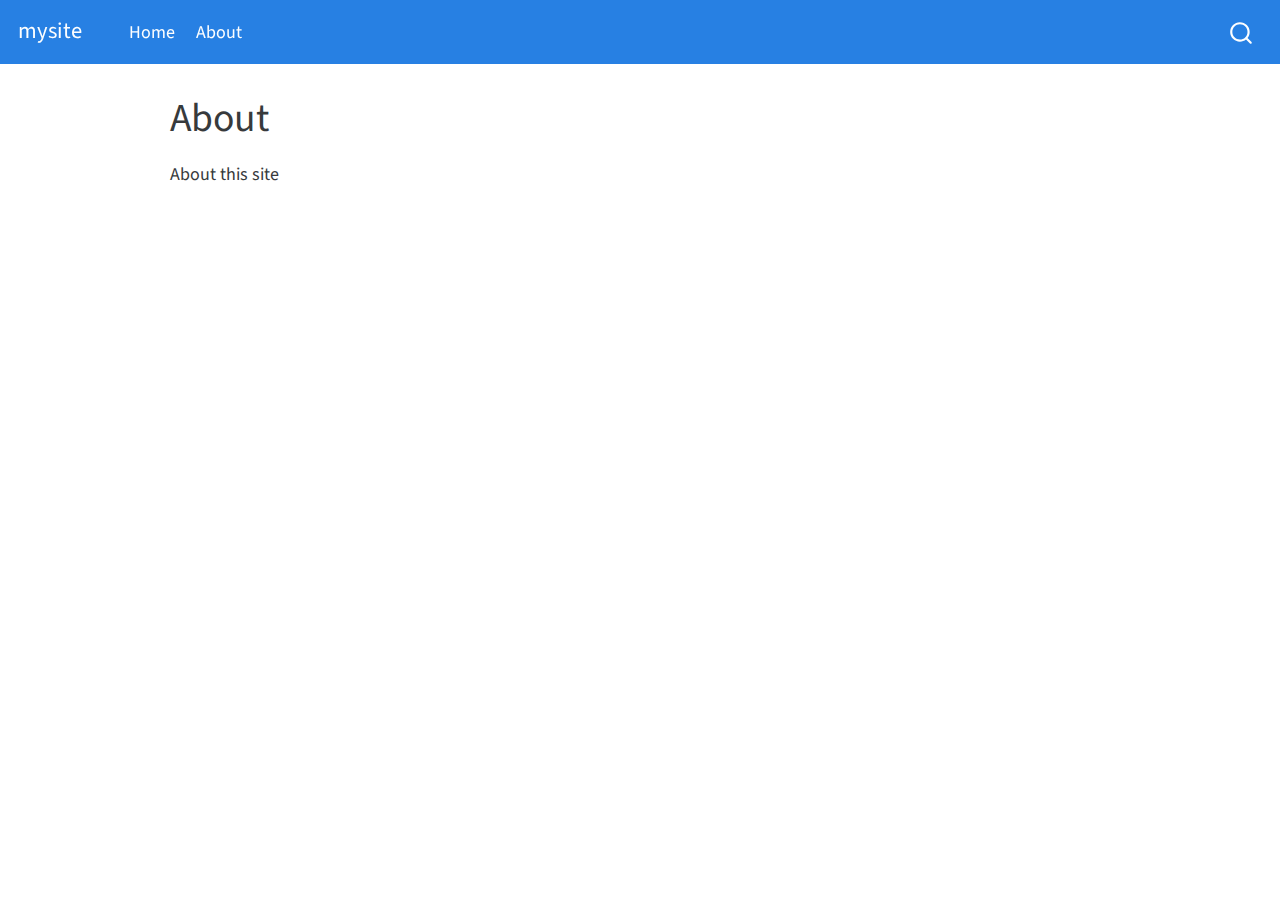
<file: _site/about.html>
<!DOCTYPE html>
<html xmlns="http://www.w3.org/1999/xhtml" lang="en" xml:lang="en"><head>

<meta charset="utf-8">
<meta name="generator" content="quarto-1.1.251">

<meta name="viewport" content="width=device-width, initial-scale=1.0, user-scalable=yes">


<title>mysite - About</title>
<style>
code{white-space: pre-wrap;}
span.smallcaps{font-variant: small-caps;}
div.columns{display: flex; gap: min(4vw, 1.5em);}
div.column{flex: auto; overflow-x: auto;}
div.hanging-indent{margin-left: 1.5em; text-indent: -1.5em;}
ul.task-list{list-style: none;}
ul.task-list li input[type="checkbox"] {
  width: 0.8em;
  margin: 0 0.8em 0.2em -1.6em;
  vertical-align: middle;
}
</style>


<script src="site_libs/quarto-nav/quarto-nav.js"></script>
<script src="site_libs/quarto-nav/headroom.min.js"></script>
<script src="site_libs/clipboard/clipboard.min.js"></script>
<script src="site_libs/quarto-search/autocomplete.umd.js"></script>
<script src="site_libs/quarto-search/fuse.min.js"></script>
<script src="site_libs/quarto-search/quarto-search.js"></script>
<meta name="quarto:offset" content="./">
<script src="site_libs/quarto-html/quarto.js"></script>
<script src="site_libs/quarto-html/popper.min.js"></script>
<script src="site_libs/quarto-html/tippy.umd.min.js"></script>
<script src="site_libs/quarto-html/anchor.min.js"></script>
<link href="site_libs/quarto-html/tippy.css" rel="stylesheet">
<link href="site_libs/quarto-html/quarto-syntax-highlighting.css" rel="stylesheet" id="quarto-text-highlighting-styles">
<script src="site_libs/bootstrap/bootstrap.min.js"></script>
<link href="site_libs/bootstrap/bootstrap-icons.css" rel="stylesheet">
<link href="site_libs/bootstrap/bootstrap.min.css" rel="stylesheet" id="quarto-bootstrap" data-mode="light">
<script id="quarto-search-options" type="application/json">{
  "location": "navbar",
  "copy-button": false,
  "collapse-after": 3,
  "panel-placement": "end",
  "type": "overlay",
  "limit": 20,
  "language": {
    "search-no-results-text": "No results",
    "search-matching-documents-text": "matching documents",
    "search-copy-link-title": "Copy link to search",
    "search-hide-matches-text": "Hide additional matches",
    "search-more-match-text": "more match in this document",
    "search-more-matches-text": "more matches in this document",
    "search-clear-button-title": "Clear",
    "search-detached-cancel-button-title": "Cancel",
    "search-submit-button-title": "Submit"
  }
}</script>


<link rel="stylesheet" href="styles.css">
</head>

<body class="nav-fixed">

<div id="quarto-search-results"></div>
  <header id="quarto-header" class="headroom fixed-top">
    <nav class="navbar navbar-expand-lg navbar-dark ">
      <div class="navbar-container container-fluid">
      <div class="navbar-brand-container">
    <a class="navbar-brand" href="./index.html">
    <span class="navbar-title">mysite</span>
    </a>
  </div>
          <button class="navbar-toggler" type="button" data-bs-toggle="collapse" data-bs-target="#navbarCollapse" aria-controls="navbarCollapse" aria-expanded="false" aria-label="Toggle navigation" onclick="if (window.quartoToggleHeadroom) { window.quartoToggleHeadroom(); }">
  <span class="navbar-toggler-icon"></span>
</button>
          <div class="collapse navbar-collapse" id="navbarCollapse">
            <ul class="navbar-nav navbar-nav-scroll me-auto">
  <li class="nav-item">
    <a class="nav-link" href="./index.html">Home</a>
  </li>  
  <li class="nav-item">
    <a class="nav-link active" href="./about.html" aria-current="page">About</a>
  </li>  
</ul>
              <div id="quarto-search" class="" title="Search"></div>
          </div> <!-- /navcollapse -->
      </div> <!-- /container-fluid -->
    </nav>
</header>
<!-- content -->
<div id="quarto-content" class="quarto-container page-columns page-rows-contents page-layout-article page-navbar">
<!-- sidebar -->
<!-- margin-sidebar -->
    <div id="quarto-margin-sidebar" class="sidebar margin-sidebar">
        
    </div>
<!-- main -->
<main class="content" id="quarto-document-content">

<header id="title-block-header" class="quarto-title-block default">
<div class="quarto-title">
<h1 class="title">About</h1>
</div>



<div class="quarto-title-meta">

    
    
  </div>
  

</header>

<p>About this site</p>



</main> <!-- /main -->
<script id="quarto-html-after-body" type="application/javascript">
window.document.addEventListener("DOMContentLoaded", function (event) {
  const toggleBodyColorMode = (bsSheetEl) => {
    const mode = bsSheetEl.getAttribute("data-mode");
    const bodyEl = window.document.querySelector("body");
    if (mode === "dark") {
      bodyEl.classList.add("quarto-dark");
      bodyEl.classList.remove("quarto-light");
    } else {
      bodyEl.classList.add("quarto-light");
      bodyEl.classList.remove("quarto-dark");
    }
  }
  const toggleBodyColorPrimary = () => {
    const bsSheetEl = window.document.querySelector("link#quarto-bootstrap");
    if (bsSheetEl) {
      toggleBodyColorMode(bsSheetEl);
    }
  }
  toggleBodyColorPrimary();  
  const icon = "";
  const anchorJS = new window.AnchorJS();
  anchorJS.options = {
    placement: 'right',
    icon: icon
  };
  anchorJS.add('.anchored');
  const clipboard = new window.ClipboardJS('.code-copy-button', {
    target: function(trigger) {
      return trigger.previousElementSibling;
    }
  });
  clipboard.on('success', function(e) {
    // button target
    const button = e.trigger;
    // don't keep focus
    button.blur();
    // flash "checked"
    button.classList.add('code-copy-button-checked');
    var currentTitle = button.getAttribute("title");
    button.setAttribute("title", "Copied!");
    setTimeout(function() {
      button.setAttribute("title", currentTitle);
      button.classList.remove('code-copy-button-checked');
    }, 1000);
    // clear code selection
    e.clearSelection();
  });
  function tippyHover(el, contentFn) {
    const config = {
      allowHTML: true,
      content: contentFn,
      maxWidth: 500,
      delay: 100,
      arrow: false,
      appendTo: function(el) {
          return el.parentElement;
      },
      interactive: true,
      interactiveBorder: 10,
      theme: 'quarto',
      placement: 'bottom-start'
    };
    window.tippy(el, config); 
  }
  const noterefs = window.document.querySelectorAll('a[role="doc-noteref"]');
  for (var i=0; i<noterefs.length; i++) {
    const ref = noterefs[i];
    tippyHover(ref, function() {
      // use id or data attribute instead here
      let href = ref.getAttribute('data-footnote-href') || ref.getAttribute('href');
      try { href = new URL(href).hash; } catch {}
      const id = href.replace(/^#\/?/, "");
      const note = window.document.getElementById(id);
      return note.innerHTML;
    });
  }
  var bibliorefs = window.document.querySelectorAll('a[role="doc-biblioref"]');
  for (var i=0; i<bibliorefs.length; i++) {
    const ref = bibliorefs[i];
    const cites = ref.parentNode.getAttribute('data-cites').split(' ');
    tippyHover(ref, function() {
      var popup = window.document.createElement('div');
      cites.forEach(function(cite) {
        var citeDiv = window.document.createElement('div');
        citeDiv.classList.add('hanging-indent');
        citeDiv.classList.add('csl-entry');
        var biblioDiv = window.document.getElementById('ref-' + cite);
        if (biblioDiv) {
          citeDiv.innerHTML = biblioDiv.innerHTML;
        }
        popup.appendChild(citeDiv);
      });
      return popup.innerHTML;
    });
  }
});
</script>
</div> <!-- /content -->



</body></html>
</file>
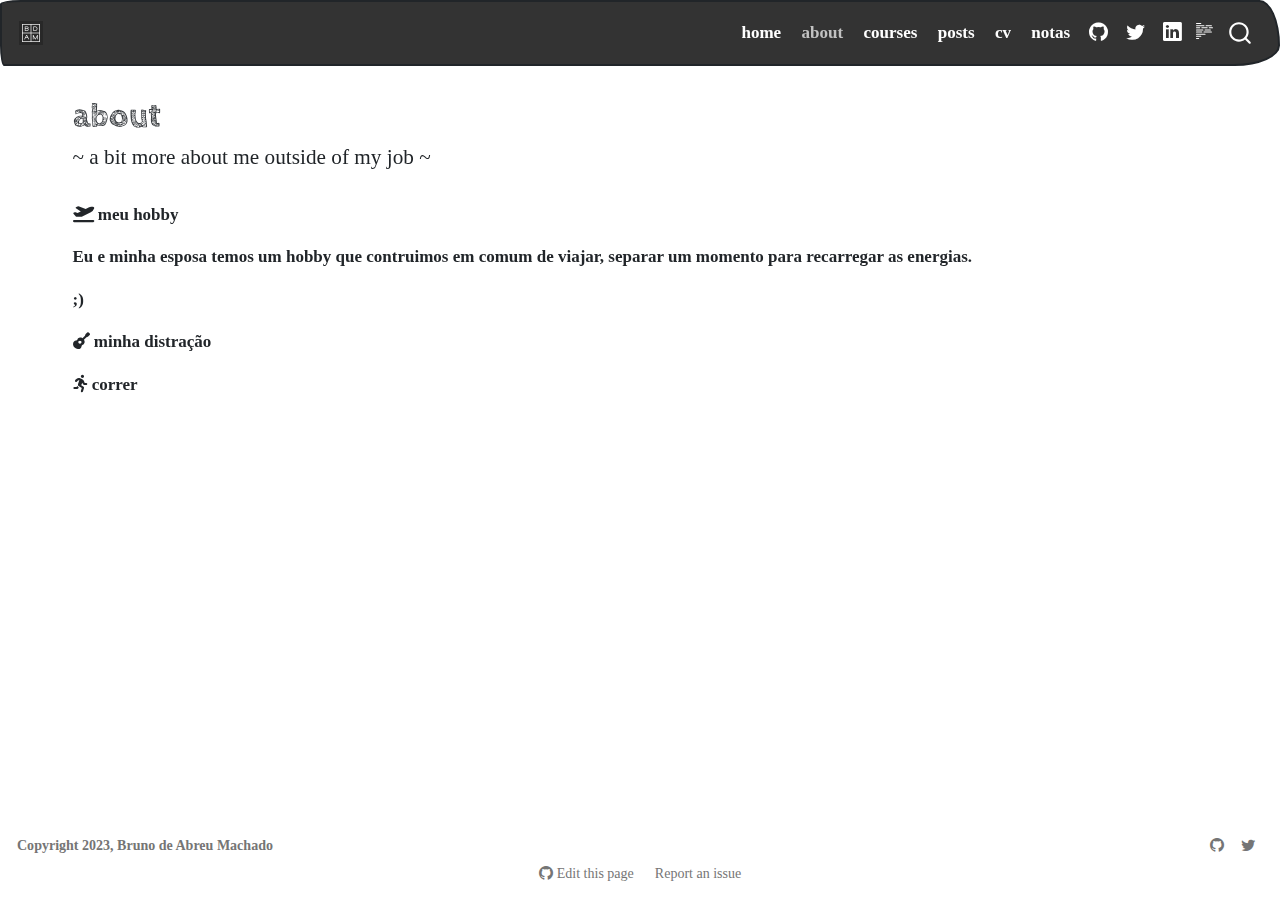
<file: docs/about.html>
<!DOCTYPE html>
<html xmlns="http://www.w3.org/1999/xhtml" lang="en" xml:lang="en"><head>

<meta charset="utf-8">
<meta name="generator" content="quarto-1.3.450">

<meta name="viewport" content="width=device-width, initial-scale=1.0, user-scalable=yes">


<title>Bruno de Abreu Machado - about</title>
<style>
code{white-space: pre-wrap;}
span.smallcaps{font-variant: small-caps;}
div.columns{display: flex; gap: min(4vw, 1.5em);}
div.column{flex: auto; overflow-x: auto;}
div.hanging-indent{margin-left: 1.5em; text-indent: -1.5em;}
ul.task-list{list-style: none;}
ul.task-list li input[type="checkbox"] {
  width: 0.8em;
  margin: 0 0.8em 0.2em -1em; /* quarto-specific, see https://github.com/quarto-dev/quarto-cli/issues/4556 */ 
  vertical-align: middle;
}
</style>


<script src="site_libs/quarto-nav/quarto-nav.js"></script>
<script src="site_libs/quarto-nav/headroom.min.js"></script>
<script src="site_libs/clipboard/clipboard.min.js"></script>
<script src="site_libs/quarto-search/autocomplete.umd.js"></script>
<script src="site_libs/quarto-search/fuse.min.js"></script>
<script src="site_libs/quarto-search/quarto-search.js"></script>
<meta name="quarto:offset" content="./">
<link href="./img/favicon.png" rel="icon" type="image/png">
<script src="site_libs/quarto-html/quarto.js"></script>
<script src="site_libs/quarto-html/popper.min.js"></script>
<script src="site_libs/quarto-html/tippy.umd.min.js"></script>
<script src="site_libs/quarto-html/anchor.min.js"></script>
<link href="site_libs/quarto-html/tippy.css" rel="stylesheet">
<link href="site_libs/quarto-html/quarto-syntax-highlighting.css" rel="stylesheet" id="quarto-text-highlighting-styles">
<script src="site_libs/bootstrap/bootstrap.min.js"></script>
<link href="site_libs/bootstrap/bootstrap-icons.css" rel="stylesheet">
<link href="site_libs/bootstrap/bootstrap.min.css" rel="stylesheet" id="quarto-bootstrap" data-mode="light">
<link href="site_libs/quarto-contrib/fontawesome6-0.1.0/all.css" rel="stylesheet">
<link href="site_libs/quarto-contrib/fontawesome6-0.1.0/latex-fontsize.css" rel="stylesheet">
<script id="quarto-search-options" type="application/json">{
  "location": "navbar",
  "copy-button": false,
  "collapse-after": 3,
  "panel-placement": "end",
  "type": "overlay",
  "limit": 20,
  "language": {
    "search-no-results-text": "No results",
    "search-matching-documents-text": "matching documents",
    "search-copy-link-title": "Copy link to search",
    "search-hide-matches-text": "Hide additional matches",
    "search-more-match-text": "more match in this document",
    "search-more-matches-text": "more matches in this document",
    "search-clear-button-title": "Clear",
    "search-detached-cancel-button-title": "Cancel",
    "search-submit-button-title": "Submit",
    "search-label": "Search"
  }
}</script>


</head>

<body class="nav-fixed">

<div id="quarto-search-results"></div>
  <header id="quarto-header" class="headroom fixed-top">
    <nav class="navbar navbar-expand-lg navbar-dark ">
      <div class="navbar-container container-fluid">
      <div class="navbar-brand-container">
    <a href="./index.html" class="navbar-brand navbar-brand-logo">
    <img src="./img/favicon.png" alt="Bruno de Abreu Machado" class="navbar-logo">
    </a>
  </div>
            <div id="quarto-search" class="" title="Search"></div>
          <button class="navbar-toggler" type="button" data-bs-toggle="collapse" data-bs-target="#navbarCollapse" aria-controls="navbarCollapse" aria-expanded="false" aria-label="Toggle navigation" onclick="if (window.quartoToggleHeadroom) { window.quartoToggleHeadroom(); }">
  <span class="navbar-toggler-icon"></span>
</button>
          <div class="collapse navbar-collapse" id="navbarCollapse">
            <ul class="navbar-nav navbar-nav-scroll ms-auto">
  <li class="nav-item">
    <a class="nav-link" href="./index.html" rel="" target="">
 <span class="menu-text">home</span></a>
  </li>  
  <li class="nav-item">
    <a class="nav-link active" href="./about.html" rel="" target="" aria-current="page">
 <span class="menu-text">about</span></a>
  </li>  
  <li class="nav-item">
    <a class="nav-link" href="./notas.html" rel="" target="">
 <span class="menu-text">courses</span></a>
  </li>  
  <li class="nav-item">
    <a class="nav-link" href="./posts.html" rel="" target="">
 <span class="menu-text">posts</span></a>
  </li>  
  <li class="nav-item">
    <a class="nav-link" href="./CV/resume.pdf" rel="" target="">
 <span class="menu-text">cv</span></a>
  </li>  
  <li class="nav-item">
    <a class="nav-link" href="https://brunodeabreu.com/book-notes-linux-learn/" rel="" target="">
 <span class="menu-text">notas</span></a>
  </li>  
  <li class="nav-item compact">
    <a class="nav-link" href="https://github.com/brunodeabreu" rel="" target=""><i class="bi bi-github" role="img">
</i> 
 <span class="menu-text"></span></a>
  </li>  
  <li class="nav-item compact">
    <a class="nav-link" href="https://twitter.com/bmachado" rel="" target=""><i class="bi bi-twitter" role="img">
</i> 
 <span class="menu-text"></span></a>
  </li>  
  <li class="nav-item compact">
    <a class="nav-link" href="https://www.linkedin.com/in/brunodeabreu/" rel="" target=""><i class="bi bi-linkedin" role="img">
</i> 
 <span class="menu-text"></span></a>
  </li>  
</ul>
            <div class="quarto-navbar-tools">
  <a href="" class="quarto-reader-toggle quarto-navigation-tool px-1" onclick="window.quartoToggleReader(); return false;" title="Toggle reader mode">
  <div class="quarto-reader-toggle-btn">
  <i class="bi"></i>
  </div>
</a>
</div>
          </div> <!-- /navcollapse -->
      </div> <!-- /container-fluid -->
    </nav>
</header>
<!-- content -->
<div id="quarto-content" class="quarto-container page-columns page-rows-contents page-layout-full page-navbar">
<!-- sidebar -->
<!-- margin-sidebar -->
    <div id="quarto-margin-sidebar" class="sidebar margin-sidebar zindex-bottom">
        
    </div>
<!-- main -->
<main class="content column-page" id="quarto-document-content">

<header id="title-block-header" class="quarto-title-block default">
<div class="quarto-title">
<h1 class="title">about</h1>
<p class="subtitle lead">~ a bit more about me outside of my job ~</p>
</div>



<div class="quarto-title-meta">

    
  
    
  </div>
  

</header>

<p><i class="fa-solid fa-plane-departure" aria-hidden="true"></i> meu hobby</p>
<p>Eu e minha esposa temos um hobby que contruimos em comum de viajar, separar um momento para recarregar as energias.</p>
<p>;)</p>
<p><i class="fa-solid fa-guitar" aria-hidden="true"></i> minha distração</p>
<p><i class="fa-solid fa-person-running" aria-hidden="true"></i> correr</p>



</main> <!-- /main -->
<script id="quarto-html-after-body" type="application/javascript">
window.document.addEventListener("DOMContentLoaded", function (event) {
  const toggleBodyColorMode = (bsSheetEl) => {
    const mode = bsSheetEl.getAttribute("data-mode");
    const bodyEl = window.document.querySelector("body");
    if (mode === "dark") {
      bodyEl.classList.add("quarto-dark");
      bodyEl.classList.remove("quarto-light");
    } else {
      bodyEl.classList.add("quarto-light");
      bodyEl.classList.remove("quarto-dark");
    }
  }
  const toggleBodyColorPrimary = () => {
    const bsSheetEl = window.document.querySelector("link#quarto-bootstrap");
    if (bsSheetEl) {
      toggleBodyColorMode(bsSheetEl);
    }
  }
  toggleBodyColorPrimary();  
  const icon = "";
  const anchorJS = new window.AnchorJS();
  anchorJS.options = {
    placement: 'right',
    icon: icon
  };
  anchorJS.add('.anchored');
  const isCodeAnnotation = (el) => {
    for (const clz of el.classList) {
      if (clz.startsWith('code-annotation-')) {                     
        return true;
      }
    }
    return false;
  }
  const clipboard = new window.ClipboardJS('.code-copy-button', {
    text: function(trigger) {
      const codeEl = trigger.previousElementSibling.cloneNode(true);
      for (const childEl of codeEl.children) {
        if (isCodeAnnotation(childEl)) {
          childEl.remove();
        }
      }
      return codeEl.innerText;
    }
  });
  clipboard.on('success', function(e) {
    // button target
    const button = e.trigger;
    // don't keep focus
    button.blur();
    // flash "checked"
    button.classList.add('code-copy-button-checked');
    var currentTitle = button.getAttribute("title");
    button.setAttribute("title", "Copied!");
    let tooltip;
    if (window.bootstrap) {
      button.setAttribute("data-bs-toggle", "tooltip");
      button.setAttribute("data-bs-placement", "left");
      button.setAttribute("data-bs-title", "Copied!");
      tooltip = new bootstrap.Tooltip(button, 
        { trigger: "manual", 
          customClass: "code-copy-button-tooltip",
          offset: [0, -8]});
      tooltip.show();    
    }
    setTimeout(function() {
      if (tooltip) {
        tooltip.hide();
        button.removeAttribute("data-bs-title");
        button.removeAttribute("data-bs-toggle");
        button.removeAttribute("data-bs-placement");
      }
      button.setAttribute("title", currentTitle);
      button.classList.remove('code-copy-button-checked');
    }, 1000);
    // clear code selection
    e.clearSelection();
  });
  function tippyHover(el, contentFn) {
    const config = {
      allowHTML: true,
      content: contentFn,
      maxWidth: 500,
      delay: 100,
      arrow: false,
      appendTo: function(el) {
          return el.parentElement;
      },
      interactive: true,
      interactiveBorder: 10,
      theme: 'quarto',
      placement: 'bottom-start'
    };
    window.tippy(el, config); 
  }
  const noterefs = window.document.querySelectorAll('a[role="doc-noteref"]');
  for (var i=0; i<noterefs.length; i++) {
    const ref = noterefs[i];
    tippyHover(ref, function() {
      // use id or data attribute instead here
      let href = ref.getAttribute('data-footnote-href') || ref.getAttribute('href');
      try { href = new URL(href).hash; } catch {}
      const id = href.replace(/^#\/?/, "");
      const note = window.document.getElementById(id);
      return note.innerHTML;
    });
  }
      let selectedAnnoteEl;
      const selectorForAnnotation = ( cell, annotation) => {
        let cellAttr = 'data-code-cell="' + cell + '"';
        let lineAttr = 'data-code-annotation="' +  annotation + '"';
        const selector = 'span[' + cellAttr + '][' + lineAttr + ']';
        return selector;
      }
      const selectCodeLines = (annoteEl) => {
        const doc = window.document;
        const targetCell = annoteEl.getAttribute("data-target-cell");
        const targetAnnotation = annoteEl.getAttribute("data-target-annotation");
        const annoteSpan = window.document.querySelector(selectorForAnnotation(targetCell, targetAnnotation));
        const lines = annoteSpan.getAttribute("data-code-lines").split(",");
        const lineIds = lines.map((line) => {
          return targetCell + "-" + line;
        })
        let top = null;
        let height = null;
        let parent = null;
        if (lineIds.length > 0) {
            //compute the position of the single el (top and bottom and make a div)
            const el = window.document.getElementById(lineIds[0]);
            top = el.offsetTop;
            height = el.offsetHeight;
            parent = el.parentElement.parentElement;
          if (lineIds.length > 1) {
            const lastEl = window.document.getElementById(lineIds[lineIds.length - 1]);
            const bottom = lastEl.offsetTop + lastEl.offsetHeight;
            height = bottom - top;
          }
          if (top !== null && height !== null && parent !== null) {
            // cook up a div (if necessary) and position it 
            let div = window.document.getElementById("code-annotation-line-highlight");
            if (div === null) {
              div = window.document.createElement("div");
              div.setAttribute("id", "code-annotation-line-highlight");
              div.style.position = 'absolute';
              parent.appendChild(div);
            }
            div.style.top = top - 2 + "px";
            div.style.height = height + 4 + "px";
            let gutterDiv = window.document.getElementById("code-annotation-line-highlight-gutter");
            if (gutterDiv === null) {
              gutterDiv = window.document.createElement("div");
              gutterDiv.setAttribute("id", "code-annotation-line-highlight-gutter");
              gutterDiv.style.position = 'absolute';
              const codeCell = window.document.getElementById(targetCell);
              const gutter = codeCell.querySelector('.code-annotation-gutter');
              gutter.appendChild(gutterDiv);
            }
            gutterDiv.style.top = top - 2 + "px";
            gutterDiv.style.height = height + 4 + "px";
          }
          selectedAnnoteEl = annoteEl;
        }
      };
      const unselectCodeLines = () => {
        const elementsIds = ["code-annotation-line-highlight", "code-annotation-line-highlight-gutter"];
        elementsIds.forEach((elId) => {
          const div = window.document.getElementById(elId);
          if (div) {
            div.remove();
          }
        });
        selectedAnnoteEl = undefined;
      };
      // Attach click handler to the DT
      const annoteDls = window.document.querySelectorAll('dt[data-target-cell]');
      for (const annoteDlNode of annoteDls) {
        annoteDlNode.addEventListener('click', (event) => {
          const clickedEl = event.target;
          if (clickedEl !== selectedAnnoteEl) {
            unselectCodeLines();
            const activeEl = window.document.querySelector('dt[data-target-cell].code-annotation-active');
            if (activeEl) {
              activeEl.classList.remove('code-annotation-active');
            }
            selectCodeLines(clickedEl);
            clickedEl.classList.add('code-annotation-active');
          } else {
            // Unselect the line
            unselectCodeLines();
            clickedEl.classList.remove('code-annotation-active');
          }
        });
      }
  const findCites = (el) => {
    const parentEl = el.parentElement;
    if (parentEl) {
      const cites = parentEl.dataset.cites;
      if (cites) {
        return {
          el,
          cites: cites.split(' ')
        };
      } else {
        return findCites(el.parentElement)
      }
    } else {
      return undefined;
    }
  };
  var bibliorefs = window.document.querySelectorAll('a[role="doc-biblioref"]');
  for (var i=0; i<bibliorefs.length; i++) {
    const ref = bibliorefs[i];
    const citeInfo = findCites(ref);
    if (citeInfo) {
      tippyHover(citeInfo.el, function() {
        var popup = window.document.createElement('div');
        citeInfo.cites.forEach(function(cite) {
          var citeDiv = window.document.createElement('div');
          citeDiv.classList.add('hanging-indent');
          citeDiv.classList.add('csl-entry');
          var biblioDiv = window.document.getElementById('ref-' + cite);
          if (biblioDiv) {
            citeDiv.innerHTML = biblioDiv.innerHTML;
          }
          popup.appendChild(citeDiv);
        });
        return popup.innerHTML;
      });
    }
  }
});
</script>
</div> <!-- /content -->
<footer class="footer">
  <div class="nav-footer">
    <div class="nav-footer-left">
      <ul class="footer-items list-unstyled">
    <li class="nav-item">
 Copyright 2023, Bruno de Abreu Machado
  </li>  
</ul>
    </div>   
    <div class="nav-footer-center">
      &nbsp;
    <div class="toc-actions"><div><i class="bi bi-github"></i></div><div class="action-links"><p><a href="https://github.com/brunodeabreu/SitePessoal/edit/main/about.qmd" class="toc-action">Edit this page</a></p><p><a href="https://github.com/brunodeabreu/SitePessoal/issues/new" class="toc-action">Report an issue</a></p></div></div></div>
    <div class="nav-footer-right">
      <ul class="footer-items list-unstyled">
    <li class="nav-item compact">
    <a class="nav-link" href="https://github.com/brunodeabreu">
      <i class="bi bi-github" role="img">
</i> 
    </a>
  </li>  
    <li class="nav-item compact">
    <a class="nav-link" href="https://twitter.com/__bmachado__">
      <i class="bi bi-twitter" role="img">
</i> 
    </a>
  </li>  
</ul>
    </div>
  </div>
</footer>



</body></html>
</file>
<file: _site/site_libs/quarto-html/tippy.css>
.tippy-box[data-animation=fade][data-state=hidden]{opacity:0}[data-tippy-root]{max-width:calc(100vw - 10px)}.tippy-box{position:relative;background-color:#333;color:#fff;border-radius:4px;font-size:14px;line-height:1.4;white-space:normal;outline:0;transition-property:transform,visibility,opacity}.tippy-box[data-placement^=top]>.tippy-arrow{bottom:0}.tippy-box[data-placement^=top]>.tippy-arrow:before{bottom:-7px;left:0;border-width:8px 8px 0;border-top-color:initial;transform-origin:center top}.tippy-box[data-placement^=bottom]>.tippy-arrow{top:0}.tippy-box[data-placement^=bottom]>.tippy-arrow:before{top:-7px;left:0;border-width:0 8px 8px;border-bottom-color:initial;transform-origin:center bottom}.tippy-box[data-placement^=left]>.tippy-arrow{right:0}.tippy-box[data-placement^=left]>.tippy-arrow:before{border-width:8px 0 8px 8px;border-left-color:initial;right:-7px;transform-origin:center left}.tippy-box[data-placement^=right]>.tippy-arrow{left:0}.tippy-box[data-placement^=right]>.tippy-arrow:before{left:-7px;border-width:8px 8px 8px 0;border-right-color:initial;transform-origin:center right}.tippy-box[data-inertia][data-state=visible]{transition-timing-function:cubic-bezier(.54,1.5,.38,1.11)}.tippy-arrow{width:16px;height:16px;color:#333}.tippy-arrow:before{content:"";position:absolute;border-color:transparent;border-style:solid}.tippy-content{position:relative;padding:5px 9px;z-index:1}
</file>
<file: _site/site_libs/quarto-html/quarto-syntax-highlighting.css>
/* quarto syntax highlight colors */
:root {
  --quarto-hl-ot-color: #003B4F;
  --quarto-hl-at-color: #657422;
  --quarto-hl-ss-color: #20794D;
  --quarto-hl-an-color: #5E5E5E;
  --quarto-hl-fu-color: #4758AB;
  --quarto-hl-st-color: #20794D;
  --quarto-hl-cf-color: #003B4F;
  --quarto-hl-op-color: #5E5E5E;
  --quarto-hl-er-color: #AD0000;
  --quarto-hl-bn-color: #AD0000;
  --quarto-hl-al-color: #AD0000;
  --quarto-hl-va-color: #111111;
  --quarto-hl-bu-color: inherit;
  --quarto-hl-ex-color: inherit;
  --quarto-hl-pp-color: #AD0000;
  --quarto-hl-in-color: #5E5E5E;
  --quarto-hl-vs-color: #20794D;
  --quarto-hl-wa-color: #5E5E5E;
  --quarto-hl-do-color: #5E5E5E;
  --quarto-hl-im-color: #00769E;
  --quarto-hl-ch-color: #20794D;
  --quarto-hl-dt-color: #AD0000;
  --quarto-hl-fl-color: #AD0000;
  --quarto-hl-co-color: #5E5E5E;
  --quarto-hl-cv-color: #5E5E5E;
  --quarto-hl-cn-color: #8f5902;
  --quarto-hl-sc-color: #5E5E5E;
  --quarto-hl-dv-color: #AD0000;
  --quarto-hl-kw-color: #003B4F;
}

/* other quarto variables */
:root {
  --quarto-font-monospace: SFMono-Regular, Menlo, Monaco, Consolas, "Liberation Mono", "Courier New", monospace;
}

pre > code.sourceCode > span {
  color: #003B4F;
}

code span {
  color: #003B4F;
}

code.sourceCode > span {
  color: #003B4F;
}

div.sourceCode,
div.sourceCode pre.sourceCode {
  color: #003B4F;
}

code span.ot {
  color: #003B4F;
}

code span.at {
  color: #657422;
}

code span.ss {
  color: #20794D;
}

code span.an {
  color: #5E5E5E;
}

code span.fu {
  color: #4758AB;
}

code span.st {
  color: #20794D;
}

code span.cf {
  color: #003B4F;
}

code span.op {
  color: #5E5E5E;
}

code span.er {
  color: #AD0000;
}

code span.bn {
  color: #AD0000;
}

code span.al {
  color: #AD0000;
}

code span.va {
  color: #111111;
}

code span.pp {
  color: #AD0000;
}

code span.in {
  color: #5E5E5E;
}

code span.vs {
  color: #20794D;
}

code span.wa {
  color: #5E5E5E;
  font-style: italic;
}

code span.do {
  color: #5E5E5E;
  font-style: italic;
}

code span.im {
  color: #00769E;
}

code span.ch {
  color: #20794D;
}

code span.dt {
  color: #AD0000;
}

code span.fl {
  color: #AD0000;
}

code span.co {
  color: #5E5E5E;
}

code span.cv {
  color: #5E5E5E;
  font-style: italic;
}

code span.cn {
  color: #8f5902;
}

code span.sc {
  color: #5E5E5E;
}

code span.dv {
  color: #AD0000;
}

code span.kw {
  color: #003B4F;
}

.prevent-inlining {
  content: "</";
}

/*# sourceMappingURL=debc5d5d77c3f9108843748ff7464032.css.map */
</file>
<file: _site/styles.css>
/* css styles */
</file>
<file: docs/site_libs/quarto-html/tippy.css>
.tippy-box[data-animation=fade][data-state=hidden]{opacity:0}[data-tippy-root]{max-width:calc(100vw - 10px)}.tippy-box{position:relative;background-color:#333;color:#fff;border-radius:4px;font-size:14px;line-height:1.4;white-space:normal;outline:0;transition-property:transform,visibility,opacity}.tippy-box[data-placement^=top]>.tippy-arrow{bottom:0}.tippy-box[data-placement^=top]>.tippy-arrow:before{bottom:-7px;left:0;border-width:8px 8px 0;border-top-color:initial;transform-origin:center top}.tippy-box[data-placement^=bottom]>.tippy-arrow{top:0}.tippy-box[data-placement^=bottom]>.tippy-arrow:before{top:-7px;left:0;border-width:0 8px 8px;border-bottom-color:initial;transform-origin:center bottom}.tippy-box[data-placement^=left]>.tippy-arrow{right:0}.tippy-box[data-placement^=left]>.tippy-arrow:before{border-width:8px 0 8px 8px;border-left-color:initial;right:-7px;transform-origin:center left}.tippy-box[data-placement^=right]>.tippy-arrow{left:0}.tippy-box[data-placement^=right]>.tippy-arrow:before{left:-7px;border-width:8px 8px 8px 0;border-right-color:initial;transform-origin:center right}.tippy-box[data-inertia][data-state=visible]{transition-timing-function:cubic-bezier(.54,1.5,.38,1.11)}.tippy-arrow{width:16px;height:16px;color:#333}.tippy-arrow:before{content:"";position:absolute;border-color:transparent;border-style:solid}.tippy-content{position:relative;padding:5px 9px;z-index:1}
</file>
<file: docs/site_libs/quarto-html/quarto-syntax-highlighting.css>
/* quarto syntax highlight colors */
:root {
  --quarto-hl-ot-color: #003B4F;
  --quarto-hl-at-color: #657422;
  --quarto-hl-ss-color: #20794D;
  --quarto-hl-an-color: #5E5E5E;
  --quarto-hl-fu-color: #4758AB;
  --quarto-hl-st-color: #20794D;
  --quarto-hl-cf-color: #003B4F;
  --quarto-hl-op-color: #5E5E5E;
  --quarto-hl-er-color: #AD0000;
  --quarto-hl-bn-color: #AD0000;
  --quarto-hl-al-color: #AD0000;
  --quarto-hl-va-color: #111111;
  --quarto-hl-bu-color: inherit;
  --quarto-hl-ex-color: inherit;
  --quarto-hl-pp-color: #AD0000;
  --quarto-hl-in-color: #5E5E5E;
  --quarto-hl-vs-color: #20794D;
  --quarto-hl-wa-color: #5E5E5E;
  --quarto-hl-do-color: #5E5E5E;
  --quarto-hl-im-color: #00769E;
  --quarto-hl-ch-color: #20794D;
  --quarto-hl-dt-color: #AD0000;
  --quarto-hl-fl-color: #AD0000;
  --quarto-hl-co-color: #5E5E5E;
  --quarto-hl-cv-color: #5E5E5E;
  --quarto-hl-cn-color: #8f5902;
  --quarto-hl-sc-color: #5E5E5E;
  --quarto-hl-dv-color: #AD0000;
  --quarto-hl-kw-color: #003B4F;
}

/* other quarto variables */
:root {
  --quarto-font-monospace: SFMono-Regular, Menlo, Monaco, Consolas, "Liberation Mono", "Courier New", monospace;
}

pre > code.sourceCode > span {
  color: #003B4F;
}

code span {
  color: #003B4F;
}

code.sourceCode > span {
  color: #003B4F;
}

div.sourceCode,
div.sourceCode pre.sourceCode {
  color: #003B4F;
}

code span.ot {
  color: #003B4F;
}

code span.at {
  color: #657422;
}

code span.ss {
  color: #20794D;
}

code span.an {
  color: #5E5E5E;
}

code span.fu {
  color: #4758AB;
}

code span.st {
  color: #20794D;
}

code span.cf {
  color: #003B4F;
}

code span.op {
  color: #5E5E5E;
}

code span.er {
  color: #AD0000;
}

code span.bn {
  color: #AD0000;
}

code span.al {
  color: #AD0000;
}

code span.va {
  color: #111111;
}

code span.pp {
  color: #AD0000;
}

code span.in {
  color: #5E5E5E;
}

code span.vs {
  color: #20794D;
}

code span.wa {
  color: #5E5E5E;
  font-style: italic;
}

code span.do {
  color: #5E5E5E;
  font-style: italic;
}

code span.im {
  color: #00769E;
}

code span.ch {
  color: #20794D;
}

code span.dt {
  color: #AD0000;
}

code span.fl {
  color: #AD0000;
}

code span.co {
  color: #5E5E5E;
}

code span.cv {
  color: #5E5E5E;
  font-style: italic;
}

code span.cn {
  color: #8f5902;
}

code span.sc {
  color: #5E5E5E;
}

code span.dv {
  color: #AD0000;
}

code span.kw {
  color: #003B4F;
}

.prevent-inlining {
  content: "</";
}

/*# sourceMappingURL=debc5d5d77c3f9108843748ff7464032.css.map */
</file>
<file: docs/site_libs/quarto-contrib/fontawesome6-0.1.0/latex-fontsize.css>
.fa-tiny {
  font-size: 0.5em;
}
.fa-scriptsize {
  font-size: 0.7em;
}
.fa-footnotesize {
  font-size: 0.8em;
}
.fa-small {
  font-size: 0.9em;
}
.fa-normalsize {
  font-size: 1em;
}
.fa-large {
  font-size: 1.2em;
}
.fa-Large {
  font-size: 1.5em;
}
.fa-LARGE {
  font-size: 1.75em;
}
.fa-huge {
  font-size: 2em;
}
.fa-Huge {
  font-size: 2.5em;
}
</file>
<file: docs/styles.css>
/* css styles */
</file>
